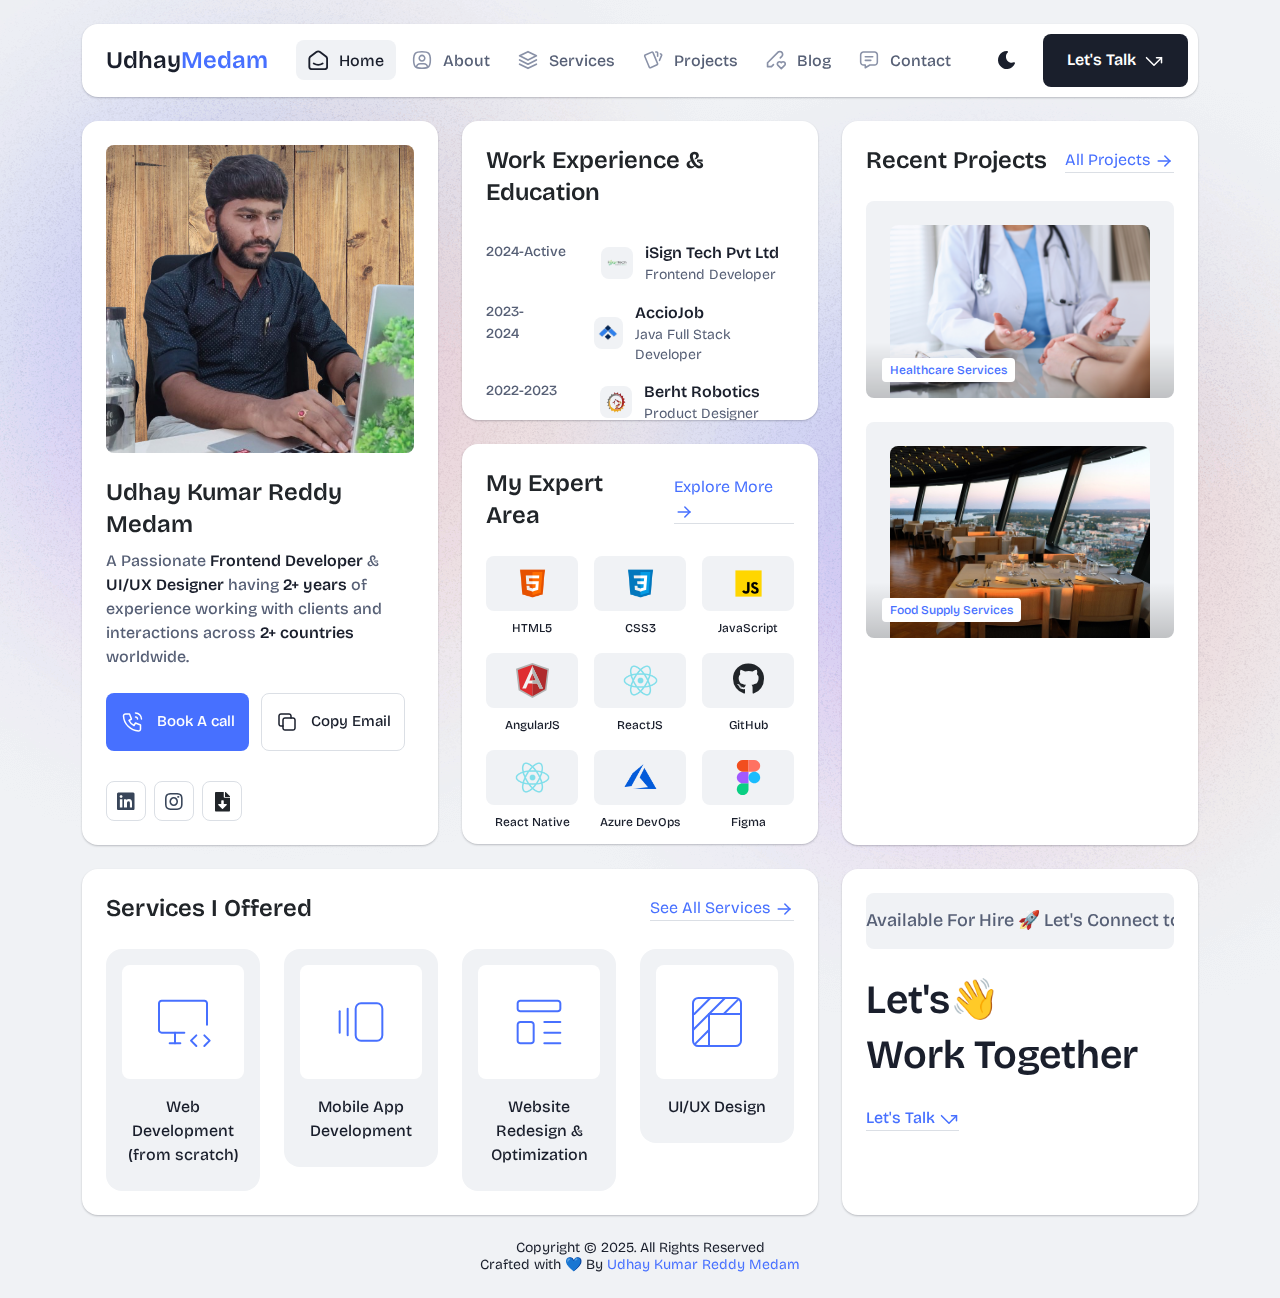
<file: index.html>
<!DOCTYPE html>
<html lang="en">

<head>
  <meta charset="UTF-8">
  <meta http-equiv="X-UA-Compatible" content="IE=edge">
  <title>Udhay Kumar Reddy Medam</title>
  <meta name="description" content="Udhay Kumar Reddy Medam">
  <meta name="viewport" content="width=device-width, initial-scale=1">

  <link rel="shortcut icon" type="image/x-icon" href="assets/img/favicon.png">
  <!-- Place favicon.ico in the root directory -->

  <!-- CSS here -->
  <link rel="stylesheet" href="assets/css/bootstrap.min.css">
  <link rel="stylesheet" href="assets/fontawsome/css/all.min.css">
  <link rel="stylesheet" href="assets/fontawsome/css/fontawesome.min.css">
  <link rel="stylesheet" href="assets/css/slick.css">
  <link rel="stylesheet" href="assets/css/magnific-popup.css">
  <link rel="stylesheet" href="assets/css/style.css">
  <link rel="stylesheet" href="assets/css/responsive.css">
  <!-- <link rel="stylesheet" href="https://cdnjs.cloudflare.com/ajax/libs/OverlayScrollbars/1.13.1/css/OverlayScrollbars.min.css" />
<script src="https://cdnjs.cloudflare.com/ajax/libs/OverlayScrollbars/1.13.1/js/OverlayScrollbars.min.js"></script> -->

</head>

<body>

  <div id="page-content">
    <!-- header part start -->
    <header class="header-area">
      <nav class="navbar">
        <div class="container">
          <div class="menu-container">
            <div class="logo">
              <a class="navbar-brand me-0" href="index.html">
                <!-- <img src="./assets/img/udhaymedam.png" style="border-radius: 50%; width: 40px; height: 40px;" /> -->
                <span>Udhay<span class="primary">Medam</span></span>
              </a>
            </div>
            <div class="navbar-main d-flex flex-grow-1">
              <div class="logo inner-logo d-block d-xl-none">
                <a class="navbar-brand me-0" href="index.html">
                  <!-- <img src="./assets/img/udhaymedam.png" style="border-radius: 50%; width: 40px; height: 40px;" /> -->
                  <span>Udhay<span class="primary">Medam</span></span>
                </a>
              </div>
              <ul class="navbar-info mx-auto">
                <li class="nav-item">
                  <a class="nav-link active" aria-current="page" href="index.html">
                    <svg class="nav-icon" viewBox="0 0 15 15" fill="none" xmlns="http://www.w3.org/2000/svg">
                      <path
                        d="M13.475 4.92481L9.03083 1.46814C8.64082 1.16473 8.1608 1 7.66667 1C7.17254 1 6.69251 1.16473 6.3025 1.46814L1.8575 4.92481C1.59037 5.13254 1.37424 5.39858 1.22563 5.7026C1.07701 6.00662 0.99984 6.34058 1 6.67897V12.679C1 13.121 1.17559 13.5449 1.48816 13.8575C1.80072 14.17 2.22464 14.3456 2.66667 14.3456H12.6667C13.1087 14.3456 13.5326 14.17 13.8452 13.8575C14.1577 13.5449 14.3333 13.121 14.3333 12.679V6.67897C14.3333 5.99314 14.0167 5.34564 13.475 4.92481Z"
                        stroke-width="1.4" stroke-linecap="round" stroke-linejoin="round" />
                      <path d="M10.9753 10.1665C9.13359 11.2773 6.14859 11.2773 4.30859 10.1665" stroke-width="1.4"
                        stroke-linecap="round" stroke-linejoin="round" />
                    </svg>
                    <span>Home</span>
                  </a>
                </li>
                <li class="nav-item">
                  <a class="nav-link" href="about.html">
                    <svg class="nav-icon" viewBox="0 0 18 18" fill="none" xmlns="http://www.w3.org/2000/svg">
                      <path
                        d="M9 9.8335C9.66304 9.8335 10.2989 9.5701 10.7678 9.10126C11.2366 8.63242 11.5 7.99654 11.5 7.3335C11.5 6.67045 11.2366 6.03457 10.7678 5.56573C10.2989 5.09689 9.66304 4.8335 9 4.8335C8.33696 4.8335 7.70107 5.09689 7.23223 5.56573C6.76339 6.03457 6.5 6.67045 6.5 7.3335C6.5 7.99654 6.76339 8.63242 7.23223 9.10126C7.70107 9.5701 8.33696 9.8335 9 9.8335Z"
                        stroke-width="1.4" stroke-linecap="round" stroke-linejoin="round" />
                      <path
                        d="M9 1.5C15 1.5 16.5 3 16.5 9C16.5 15 15 16.5 9 16.5C3 16.5 1.5 15 1.5 9C1.5 3 3 1.5 9 1.5Z"
                        stroke-width="1.4" stroke-linecap="round" stroke-linejoin="round" />
                      <path
                        d="M4 15.7085V15.6668C4 14.7828 4.35119 13.9349 4.97631 13.3098C5.60143 12.6847 6.44928 12.3335 7.33333 12.3335H10.6667C11.5507 12.3335 12.3986 12.6847 13.0237 13.3098C13.6488 13.9349 14 14.7828 14 15.6668V15.7085"
                        stroke-width="1.4" stroke-linecap="round" stroke-linejoin="round" />
                    </svg>
                    About
                  </a>
                </li>
                <li class="nav-item">
                  <a class="nav-link" href="services.html">
                    <svg class="nav-icon" viewBox="0 0 16 16" fill="none" xmlns="http://www.w3.org/2000/svg">
                      <path d="M7.99967 1.3335L1.33301 4.66683L7.99967 8.00016L14.6663 4.66683L7.99967 1.3335Z"
                        stroke-width="1.4" stroke-linecap="round" stroke-linejoin="round" />
                      <path d="M1.33301 8L7.99967 11.3333L14.6663 8" stroke-width="1.4" stroke-linecap="round"
                        stroke-linejoin="round" />
                      <path d="M1.33301 11.3335L7.99967 14.6668L14.6663 11.3335" stroke-width="1.4"
                        stroke-linecap="round" stroke-linejoin="round" />
                    </svg>
                    Services
                  </a>
                </li>
                <li class="nav-item">
                  <a class="nav-link" href="projects.html">
                    <svg class="nav-icon" viewBox="0 0 18 17" fill="none" xmlns="http://www.w3.org/2000/svg">
                      <path
                        d="M2.00326 3.99733L7.95159 1.40649C8.04974 1.36442 8.15533 1.34243 8.26212 1.34181C8.3689 1.34119 8.47473 1.36196 8.57337 1.40289C8.67201 1.44382 8.76145 1.50408 8.83642 1.58013C8.9114 1.65617 8.97039 1.74646 9.00992 1.84566L13.1133 11.764C13.1985 11.9651 13.2014 12.1917 13.1213 12.3949C13.0412 12.5982 12.8845 12.7618 12.6849 12.8507L6.73742 15.4415C6.63922 15.4837 6.53356 15.5058 6.42668 15.5065C6.3198 15.5072 6.21387 15.4864 6.11514 15.4455C6.0164 15.4046 5.92688 15.3442 5.85184 15.2681C5.7768 15.192 5.71778 15.1016 5.67826 15.0023L1.57492 5.08316C1.48963 4.88204 1.48673 4.65546 1.56684 4.45222C1.64696 4.24898 1.80367 4.08616 2.00326 3.99733Z"
                        stroke-width="1.4" stroke-linecap="round" stroke-linejoin="round" />
                      <path
                        d="M11.5 1.3335H12.3333C12.5543 1.3335 12.7663 1.42129 12.9226 1.57757C13.0789 1.73385 13.1667 1.94582 13.1667 2.16683V5.0835"
                        stroke-width="1.4" stroke-linecap="round" stroke-linejoin="round" />
                      <path
                        d="M15.6663 3C15.8863 3.09333 16.0997 3.18083 16.3063 3.2625C16.5098 3.34882 16.6706 3.51241 16.7534 3.71729C16.8362 3.92217 16.8343 4.15155 16.748 4.355L14.833 8.83334"
                        stroke-width="1.4" stroke-linecap="round" stroke-linejoin="round" />
                    </svg>
                    Projects
                  </a>
                </li>
                <li class="nav-item">
                  <a class="nav-link" href="blog.html">
                    <svg class="nav-icon" viewBox="0 0 17 16" fill="none" xmlns="http://www.w3.org/2000/svg">
                      <path
                        d="M12.1663 6.16676L13.4163 4.91676C13.6352 4.69789 13.8088 4.43805 13.9273 4.15208C14.0457 3.86612 14.1067 3.55962 14.1067 3.25009C14.1067 2.94056 14.0457 2.63406 13.9273 2.3481C13.8088 2.06213 13.6352 1.80229 13.4163 1.58342C13.1975 1.36455 12.9376 1.19094 12.6517 1.07248C12.3657 0.954033 12.0592 0.893066 11.7497 0.893066C11.4401 0.893066 11.1336 0.954033 10.8477 1.07248C10.5617 1.19094 10.3019 1.36455 10.083 1.58342L1.33301 10.3334V13.6668H4.66634L6.33301 12.0001"
                        stroke-width="1.4" stroke-linecap="round" stroke-linejoin="round" />
                      <path
                        d="M13.0004 15.3335L15.7921 12.5968C15.9633 12.4307 16.0995 12.232 16.1926 12.0124C16.2857 11.7927 16.3339 11.5567 16.3343 11.3181C16.3347 11.0796 16.2873 10.8434 16.1948 10.6235C16.1024 10.4035 15.9669 10.2044 15.7963 10.0377C15.448 9.69712 14.9806 9.50602 14.4935 9.50509C14.0065 9.50415 13.5383 9.69346 13.1888 10.0327L13.0021 10.216L12.8163 10.0327C12.4681 9.69237 12.0008 9.50143 11.5139 9.50049C11.0271 9.49956 10.5591 9.68871 10.2096 10.0277C10.0383 10.1937 9.9021 10.3924 9.80891 10.612C9.71572 10.8316 9.66746 11.0677 9.667 11.3062C9.66653 11.5447 9.71386 11.781 9.80619 12.0009C9.89853 12.2209 10.034 12.4201 10.2046 12.5868L13.0004 15.3335Z"
                        stroke-width="1.4" stroke-linecap="round" stroke-linejoin="round" />
                    </svg>
                    Blog
                  </a>
                </li>
                <li class="nav-item">
                  <a class="nav-link" href="contact.html">
                    <svg class="nav-icon" viewBox="0 0 18 17" fill="none" xmlns="http://www.w3.org/2000/svg">
                      <path d="M5.66699 5.5H12.3337" stroke-width="1.4" stroke-linecap="round"
                        stroke-linejoin="round" />
                      <path d="M5.66699 8.8335H10.667" stroke-width="1.4" stroke-linecap="round"
                        stroke-linejoin="round" />
                      <path
                        d="M14 1.3335C14.663 1.3335 15.2989 1.59689 15.7678 2.06573C16.2366 2.53457 16.5 3.17045 16.5 3.8335V10.5002C16.5 11.1632 16.2366 11.7991 15.7678 12.2679C15.2989 12.7368 14.663 13.0002 14 13.0002H9.83333L5.66667 15.5002V13.0002H4C3.33696 13.0002 2.70107 12.7368 2.23223 12.2679C1.76339 11.7991 1.5 11.1632 1.5 10.5002V3.8335C1.5 3.17045 1.76339 2.53457 2.23223 2.06573C2.70107 1.59689 3.33696 1.3335 4 1.3335H14Z"
                        stroke-width="1.4" stroke-linecap="round" stroke-linejoin="round" />
                    </svg>
                    Contact
                  </a>
                </li>
              </ul>
              <div class="header-right-info d-flex align-items-center">
                <button class="theme-control-btn">
                  <span class="dark">
                    <svg width="24" height="24" viewBox="0 0 24 24" fill="none" xmlns="http://www.w3.org/2000/svg">
                      <path
                        d="M11.8005 3C10.207 3.0003 8.64356 3.44286 7.27683 4.28049C5.91011 5.11811 4.79139 6.31937 4.04002 7.75612C3.28865 9.19288 2.93281 10.8112 3.01046 12.4386C3.08811 14.0659 3.59633 15.6411 4.48091 16.9963C5.3655 18.3514 6.59326 19.4356 8.03324 20.1333C9.47322 20.8309 11.0714 21.1157 12.6573 20.9574C14.2432 20.7991 15.7573 20.2036 17.0381 19.2344C18.319 18.2652 19.3185 16.9587 19.9301 15.4542C20.2302 14.7162 19.5111 13.9746 18.7875 14.2752C17.5475 14.7888 16.1706 14.8418 14.8963 14.425C13.622 14.0082 12.5308 13.1479 11.8126 11.9937C11.0943 10.8396 10.7943 9.4645 10.9648 8.10764C11.1353 6.75077 11.7655 5.49792 12.7458 4.5669L12.8136 4.4949C13.2986 3.9279 12.913 3.0072 12.1464 3.0072H11.9122L11.8524 3.0018L11.7996 3H11.8005Z"
                        fill="#1A1F2C" />
                    </svg>
                    <small class="theme-text d-block d-xl-none">Change appearance</small>
                  </span>
                  <span class="light">
                    <svg width="24" height="24" viewBox="0 0 24 24" fill="none" xmlns="http://www.w3.org/2000/svg">
                      <path
                        d="M12 19C12.2449 19 12.4813 19.09 12.6644 19.2527C12.8474 19.4155 12.9643 19.6397 12.993 19.883L13 20V21C12.9997 21.2549 12.9021 21.5 12.7272 21.6854C12.5522 21.8707 12.313 21.9822 12.0586 21.9972C11.8042 22.0121 11.5536 21.9293 11.3582 21.7657C11.1627 21.6021 11.0371 21.3701 11.007 21.117L11 21V20C11 19.7348 11.1054 19.4804 11.2929 19.2929C11.4804 19.1054 11.7348 19 12 19Z"
                        fill="#FD7E41" />
                      <path
                        d="M18.3127 16.9099L18.4067 16.9929L19.1067 17.6929C19.2861 17.8729 19.3902 18.1144 19.398 18.3683C19.4057 18.6223 19.3165 18.8697 19.1485 19.0602C18.9804 19.2508 18.7462 19.3702 18.4933 19.3943C18.2403 19.4184 17.9877 19.3454 17.7867 19.1899L17.6927 19.1069L16.9927 18.4069C16.8202 18.2347 16.7165 18.0053 16.7012 17.7619C16.6859 17.5186 16.76 17.278 16.9097 17.0855C17.0593 16.893 17.2741 16.7618 17.5137 16.7166C17.7533 16.6713 18.0012 16.7152 18.2107 16.8399L18.3127 16.9099Z"
                        fill="#FD7E41" />
                      <path
                        d="M7.00747 16.993C7.17965 17.1652 7.28308 17.3943 7.29836 17.6373C7.31364 17.8803 7.23972 18.1206 7.09047 18.313L7.00747 18.407L6.30747 19.107C6.12751 19.2863 5.88604 19.3905 5.63209 19.3982C5.37814 19.406 5.13076 19.3168 4.94019 19.1487C4.74963 18.9807 4.63017 18.7464 4.60607 18.4935C4.58198 18.2406 4.65506 17.988 4.81047 17.787L4.89347 17.693L5.59347 16.993C5.781 16.8055 6.03531 16.7002 6.30047 16.7002C6.56563 16.7002 6.81994 16.8055 7.00747 16.993Z"
                        fill="#FD7E41" />
                      <path
                        d="M3.99987 11C4.25475 11.0003 4.4999 11.0979 4.68524 11.2728C4.87057 11.4478 4.9821 11.687 4.99704 11.9414C5.01198 12.1958 4.92919 12.4464 4.7656 12.6418C4.60201 12.8373 4.36996 12.9629 4.11687 12.993L3.99987 13H2.99987C2.74499 12.9997 2.49984 12.9021 2.3145 12.7272C2.12916 12.5522 2.01763 12.313 2.0027 12.0586C1.98776 11.8042 2.07054 11.5536 2.23413 11.3582C2.39772 11.1627 2.62977 11.0371 2.88287 11.007L2.99987 11H3.99987Z"
                        fill="#FD7E41" />
                      <path
                        d="M20.9999 11C21.2547 11.0003 21.4999 11.0979 21.6852 11.2728C21.8706 11.4478 21.9821 11.687 21.997 11.9414C22.012 12.1958 21.9292 12.4464 21.7656 12.6418C21.602 12.8373 21.37 12.9629 21.1169 12.993L20.9999 13H19.9999C19.745 12.9997 19.4998 12.9021 19.3145 12.7272C19.1292 12.5522 19.0176 12.313 19.0027 12.0586C18.9878 11.8042 19.0705 11.5536 19.2341 11.3582C19.3977 11.1627 19.6298 11.0371 19.8829 11.007L19.9999 11H20.9999Z"
                        fill="#FD7E41" />
                      <path
                        d="M6.21264 4.80985L6.30664 4.89285L7.00664 5.59285C7.18599 5.77281 7.29011 6.01429 7.29787 6.26824C7.30562 6.52219 7.21642 6.76957 7.04839 6.96013C6.88036 7.1507 6.64609 7.27016 6.39316 7.29425C6.14024 7.31834 5.88763 7.24526 5.68664 7.08985L5.59264 7.00685L4.89264 6.30685C4.72073 6.13453 4.61757 5.90543 4.6025 5.66248C4.58744 5.41954 4.6615 5.17945 4.8108 4.98721C4.9601 4.79497 5.1744 4.66378 5.41351 4.61824C5.65262 4.57271 5.90013 4.61594 6.10964 4.73985L6.21264 4.80985Z"
                        fill="#FD7E41" />
                      <path
                        d="M19.1071 4.89288C19.2793 5.06508 19.3827 5.29418 19.398 5.5372C19.4132 5.78023 19.3393 6.02048 19.1901 6.21288L19.1071 6.30688L18.4071 7.00688C18.2271 7.18623 17.9856 7.29036 17.7317 7.29811C17.4777 7.30587 17.2304 7.21667 17.0398 7.04864C16.8492 6.8806 16.7298 6.64633 16.7057 6.39341C16.6816 6.14049 16.7547 5.88788 16.9101 5.68688L16.9931 5.59288L17.6931 4.89288C17.8806 4.70541 18.1349 4.6001 18.4001 4.6001C18.6652 4.6001 18.9196 4.70541 19.1071 4.89288Z"
                        fill="#FD7E41" />
                      <path
                        d="M12 2C12.2449 2.00003 12.4813 2.08996 12.6644 2.25272C12.8474 2.41547 12.9643 2.63975 12.993 2.883L13 3V4C12.9997 4.25488 12.9021 4.50003 12.7272 4.68537C12.5522 4.8707 12.313 4.98223 12.0586 4.99717C11.8042 5.01211 11.5536 4.92933 11.3582 4.76573C11.1627 4.60214 11.0371 4.3701 11.007 4.117L11 4V3C11 2.73478 11.1054 2.48043 11.2929 2.29289C11.4804 2.10536 11.7348 2 12 2Z"
                        fill="#FD7E41" />
                      <path
                        d="M12 7C12.9797 6.99994 13.9378 7.28769 14.7553 7.8275C15.5729 8.36731 16.2138 9.1354 16.5986 10.0364C16.9833 10.9373 17.0949 11.9315 16.9195 12.8953C16.7441 13.8592 16.2893 14.7502 15.6118 15.4579C14.9343 16.1655 14.0638 16.6585 13.1085 16.8756C12.1532 17.0928 11.1552 17.0245 10.2383 16.6793C9.3215 16.334 8.52629 15.7271 7.95146 14.9338C7.37663 14.1405 7.04752 13.1958 7.005 12.217L7 12L7.005 11.783C7.06092 10.4958 7.61161 9.27978 8.54222 8.38866C9.47284 7.49754 10.7115 7.00007 12 7Z"
                        fill="#FD7E41" />
                    </svg>
                    <small class="theme-text d-block d-xl-none">Change Appearance</small>
                  </span>
                </button>
                <a href="contact.html" class="lets-talk-btn">
                  Let's Talk<svg class="icon" width="20" height="20" viewBox="0 0 20 20" fill="none"
                    xmlns="http://www.w3.org/2000/svg">
                    <path d="M17.5 11.6665V6.6665H12.5" stroke="white" stroke-width="1.5" stroke-linecap="round"
                      stroke-linejoin="round" />
                    <path d="M17.5 6.6665L10 14.1665L2.5 6.6665" stroke="white" stroke-width="1.5"
                      stroke-linecap="round" stroke-linejoin="round" />
                  </svg>
                </a>
              </div>
            </div>
            <div class="mobile-menu-overlay d-block d-lg-none"></div>
            <div class="align-items-center d-flex gap-3 d-block d-xl-none">
              <button class="theme-control-btn border-0 p-1" style="border-radius: 10px; background:none;">
                <span class="dark">
                  <svg width="24" height="24" viewBox="0 0 24 24" fill="none" xmlns="http://www.w3.org/2000/svg">
                    <path
                      d="M11.8005 3C10.207 3.0003 8.64356 3.44286 7.27683 4.28049C5.91011 5.11811 4.79139 6.31937 4.04002 7.75612C3.28865 9.19288 2.93281 10.8112 3.01046 12.4386C3.08811 14.0659 3.59633 15.6411 4.48091 16.9963C5.3655 18.3514 6.59326 19.4356 8.03324 20.1333C9.47322 20.8309 11.0714 21.1157 12.6573 20.9574C14.2432 20.7991 15.7573 20.2036 17.0381 19.2344C18.319 18.2652 19.3185 16.9587 19.9301 15.4542C20.2302 14.7162 19.5111 13.9746 18.7875 14.2752C17.5475 14.7888 16.1706 14.8418 14.8963 14.425C13.622 14.0082 12.5308 13.1479 11.8126 11.9937C11.0943 10.8396 10.7943 9.4645 10.9648 8.10764C11.1353 6.75077 11.7655 5.49792 12.7458 4.5669L12.8136 4.4949C13.2986 3.9279 12.913 3.0072 12.1464 3.0072H11.9122L11.8524 3.0018L11.7996 3H11.8005Z"
                      fill="#1A1F2C" />
                  </svg>
                </span>
                <span class="light">
                  <svg width="24" height="24" viewBox="0 0 24 24" fill="none" xmlns="http://www.w3.org/2000/svg">
                    <path
                      d="M12 19C12.2449 19 12.4813 19.09 12.6644 19.2527C12.8474 19.4155 12.9643 19.6397 12.993 19.883L13 20V21C12.9997 21.2549 12.9021 21.5 12.7272 21.6854C12.5522 21.8707 12.313 21.9822 12.0586 21.9972C11.8042 22.0121 11.5536 21.9293 11.3582 21.7657C11.1627 21.6021 11.0371 21.3701 11.007 21.117L11 21V20C11 19.7348 11.1054 19.4804 11.2929 19.2929C11.4804 19.1054 11.7348 19 12 19Z"
                      fill="#FD7E41" />
                    <path
                      d="M18.3127 16.9099L18.4067 16.9929L19.1067 17.6929C19.2861 17.8729 19.3902 18.1144 19.398 18.3683C19.4057 18.6223 19.3165 18.8697 19.1485 19.0602C18.9804 19.2508 18.7462 19.3702 18.4933 19.3943C18.2403 19.4184 17.9877 19.3454 17.7867 19.1899L17.6927 19.1069L16.9927 18.4069C16.8202 18.2347 16.7165 18.0053 16.7012 17.7619C16.6859 17.5186 16.76 17.278 16.9097 17.0855C17.0593 16.893 17.2741 16.7618 17.5137 16.7166C17.7533 16.6713 18.0012 16.7152 18.2107 16.8399L18.3127 16.9099Z"
                      fill="#FD7E41" />
                    <path
                      d="M7.00747 16.993C7.17965 17.1652 7.28308 17.3943 7.29836 17.6373C7.31364 17.8803 7.23972 18.1206 7.09047 18.313L7.00747 18.407L6.30747 19.107C6.12751 19.2863 5.88604 19.3905 5.63209 19.3982C5.37814 19.406 5.13076 19.3168 4.94019 19.1487C4.74963 18.9807 4.63017 18.7464 4.60607 18.4935C4.58198 18.2406 4.65506 17.988 4.81047 17.787L4.89347 17.693L5.59347 16.993C5.781 16.8055 6.03531 16.7002 6.30047 16.7002C6.56563 16.7002 6.81994 16.8055 7.00747 16.993Z"
                      fill="#FD7E41" />
                    <path
                      d="M3.99987 11C4.25475 11.0003 4.4999 11.0979 4.68524 11.2728C4.87057 11.4478 4.9821 11.687 4.99704 11.9414C5.01198 12.1958 4.92919 12.4464 4.7656 12.6418C4.60201 12.8373 4.36996 12.9629 4.11687 12.993L3.99987 13H2.99987C2.74499 12.9997 2.49984 12.9021 2.3145 12.7272C2.12916 12.5522 2.01763 12.313 2.0027 12.0586C1.98776 11.8042 2.07054 11.5536 2.23413 11.3582C2.39772 11.1627 2.62977 11.0371 2.88287 11.007L2.99987 11H3.99987Z"
                      fill="#FD7E41" />
                    <path
                      d="M20.9999 11C21.2547 11.0003 21.4999 11.0979 21.6852 11.2728C21.8706 11.4478 21.9821 11.687 21.997 11.9414C22.012 12.1958 21.9292 12.4464 21.7656 12.6418C21.602 12.8373 21.37 12.9629 21.1169 12.993L20.9999 13H19.9999C19.745 12.9997 19.4998 12.9021 19.3145 12.7272C19.1292 12.5522 19.0176 12.313 19.0027 12.0586C18.9878 11.8042 19.0705 11.5536 19.2341 11.3582C19.3977 11.1627 19.6298 11.0371 19.8829 11.007L19.9999 11H20.9999Z"
                      fill="#FD7E41" />
                    <path
                      d="M6.21264 4.80985L6.30664 4.89285L7.00664 5.59285C7.18599 5.77281 7.29011 6.01429 7.29787 6.26824C7.30562 6.52219 7.21642 6.76957 7.04839 6.96013C6.88036 7.1507 6.64609 7.27016 6.39316 7.29425C6.14024 7.31834 5.88763 7.24526 5.68664 7.08985L5.59264 7.00685L4.89264 6.30685C4.72073 6.13453 4.61757 5.90543 4.6025 5.66248C4.58744 5.41954 4.6615 5.17945 4.8108 4.98721C4.9601 4.79497 5.1744 4.66378 5.41351 4.61824C5.65262 4.57271 5.90013 4.61594 6.10964 4.73985L6.21264 4.80985Z"
                      fill="#FD7E41" />
                    <path
                      d="M19.1071 4.89288C19.2793 5.06508 19.3827 5.29418 19.398 5.5372C19.4132 5.78023 19.3393 6.02048 19.1901 6.21288L19.1071 6.30688L18.4071 7.00688C18.2271 7.18623 17.9856 7.29036 17.7317 7.29811C17.4777 7.30587 17.2304 7.21667 17.0398 7.04864C16.8492 6.8806 16.7298 6.64633 16.7057 6.39341C16.6816 6.14049 16.7547 5.88788 16.9101 5.68688L16.9931 5.59288L17.6931 4.89288C17.8806 4.70541 18.1349 4.6001 18.4001 4.6001C18.6652 4.6001 18.9196 4.70541 19.1071 4.89288Z"
                      fill="#FD7E41" />
                    <path
                      d="M12 2C12.2449 2.00003 12.4813 2.08996 12.6644 2.25272C12.8474 2.41547 12.9643 2.63975 12.993 2.883L13 3V4C12.9997 4.25488 12.9021 4.50003 12.7272 4.68537C12.5522 4.8707 12.313 4.98223 12.0586 4.99717C11.8042 5.01211 11.5536 4.92933 11.3582 4.76573C11.1627 4.60214 11.0371 4.3701 11.007 4.117L11 4V3C11 2.73478 11.1054 2.48043 11.2929 2.29289C11.4804 2.10536 11.7348 2 12 2Z"
                      fill="#FD7E41" />
                    <path
                      d="M12 7C12.9797 6.99994 13.9378 7.28769 14.7553 7.8275C15.5729 8.36731 16.2138 9.1354 16.5986 10.0364C16.9833 10.9373 17.0949 11.9315 16.9195 12.8953C16.7441 13.8592 16.2893 14.7502 15.6118 15.4579C14.9343 16.1655 14.0638 16.6585 13.1085 16.8756C12.1532 17.0928 11.1552 17.0245 10.2383 16.6793C9.3215 16.334 8.52629 15.7271 7.95146 14.9338C7.37663 14.1405 7.04752 13.1958 7.005 12.217L7 12L7.005 11.783C7.06092 10.4958 7.61161 9.27978 8.54222 8.38866C9.47284 7.49754 10.7115 7.00007 12 7Z"
                      fill="#FD7E41" />
                  </svg>
                </span>
              </button>
              <div class="mobile-menu-control-bar d-block d-xl-none">

                <button class="mobile-menu-control-bar">
                  <i class="fas fa-bars"></i>
                </button>
              </div>
            </div>
          </div>
        </div>
      </nav>
    </header>
    <!-- header part end -->

    <!-- main area part start -->
    <main>
      <section class="home-area">
        <div class="container">
          <div class="row g-4">
            <div class="col-xl-4">
              <div class="card profile-card">
                <div class="card-body">
                  <div class="image text-center">
                    <img src="assets/img/images/udhaymedam pics (4).png" alt="profile" class="img-fluid w-100">
                  </div>
                  <div class="text">
                    <h3 class="card-title" id="card-titles">Udhay Kumar Reddy Medam</h3>
                    <p>
                      A Passionate <span>Frontend Developer</span> & <span>UI/UX Designer</span> having
                      <span>2+ years</span> of experience working with clients and interactions
                      across <span>2+ countries</span> worldwide.
                    </p>

                    <div class="common-button-groups">
                      <a class="btn btn-call" href="tel:+919704241821">
                        <svg class="icon" width="25" height="24" viewBox="0 0 25 24" fill="none"
                          xmlns="http://www.w3.org/2000/svg">
                          <path
                            d="M5.5 4H9.5L11.5 9L9 10.5C10.071 12.6715 11.8285 14.429 14 15.5L15.5 13L20.5 15V19C20.5 19.5304 20.2893 20.0391 19.9142 20.4142C19.5391 20.7893 19.0304 21 18.5 21C14.5993 20.763 10.9202 19.1065 8.15683 16.3432C5.3935 13.5798 3.73705 9.90074 3.5 6C3.5 5.46957 3.71071 4.96086 4.08579 4.58579C4.46086 4.21071 4.96957 4 5.5 4Z"
                            stroke="white" stroke-width="1.5" stroke-linecap="round" stroke-linejoin="round" />
                          <path
                            d="M15.5 7C16.0304 7 16.5391 7.21071 16.9142 7.58579C17.2893 7.96086 17.5 8.46957 17.5 9"
                            stroke="white" stroke-width="1.5" stroke-linecap="round" stroke-linejoin="round" />
                          <path d="M15.5 3C17.0913 3 18.6174 3.63214 19.7426 4.75736C20.8679 5.88258 21.5 7.4087 21.5 9"
                            stroke="white" stroke-width="1.5" stroke-linecap="round" stroke-linejoin="round" />
                        </svg>
                        Book A call
                      </a>
                      <button class="btn btn-copy" data-clipboard-text="udhaykumarmedam@gmail.com">
                        <svg class="icon" width="24" height="24" viewBox="0 0 24 24" fill="none"
                          xmlns="http://www.w3.org/2000/svg">
                          <path
                            d="M8 10C8 9.46957 8.21071 8.96086 8.58579 8.58579C8.96086 8.21071 9.46957 8 10 8H18C18.5304 8 19.0391 8.21071 19.4142 8.58579C19.7893 8.96086 20 9.46957 20 10V18C20 18.5304 19.7893 19.0391 19.4142 19.4142C19.0391 19.7893 18.5304 20 18 20H10C9.46957 20 8.96086 19.7893 8.58579 19.4142C8.21071 19.0391 8 18.5304 8 18V10Z"
                            stroke-width="1.5" stroke-linecap="round" stroke-linejoin="round" />
                          <path
                            d="M16 8V6C16 5.46957 15.7893 4.96086 15.4142 4.58579C15.0391 4.21071 14.5304 4 14 4H6C5.46957 4 4.96086 4.21071 4.58579 4.58579C4.21071 4.96086 4 5.46957 4 6V14C4 14.5304 4.21071 15.0391 4.58579 15.4142C4.96086 15.7893 5.46957 16 6 16H8"
                            stroke-width="1.5" stroke-linecap="round" stroke-linejoin="round" />
                        </svg>
                        Copy Email
                      </button>
                    </div>
                    <div class="social-media-icon">
                      <ul class="list-unstyled">
                        <!-- <li><a href="#"><i class="fab fa-facebook"></i></a></li> -->
                        <li><a href="https://www.linkedin.com/in/mudhay/"><i class="fab fa-linkedin"></i></a></li>
                        <!-- <li><a href="#"><i class="fab fa-github"></i></a></li> -->
                        <li><a href="https://www.instagram.com/vividudhaytales/"><i class="fab fa-instagram"></i></a>
                        </li>
                        <!-- <li><a href="#"><i class="fab fa-twitter"></i></a></li> -->
                        <li><a><i class="fas fa-file-download"></i></a></li>
                      </ul>
                    </div>
                  </div>
                </div>
              </div>
            </div>
            <div class="col-xl-4">
              <div class="row g-4">
                <div class="col-lg-12">
                  <div class="card">
                    <div class="card-body work-experiance-card">
                      <h3 class="card-title" id="card-titles-3">Work Experience & Education</h3>
                      <div class="work-experiance-main py-4">
                        <ul class="work-experiance-slider list-unstyled">
                          <li>
                            <div class="date">
                              <p>2024-Active</p>
                            </div>
                            <div class="info">
                              <div class="icon">
                                <img src="assets/img/images/udhaymedam exp2.png" alt="adobe">
                              </div>
                              <div class="text">
                                <h4 class="title">iSign Tech Pvt Ltd</h4>
                                <h6 class="subtitle">Frontend Developer</h6>
                              </div>
                            </div>
                          </li>
                          <li>
                            <div class="date">
                              <p>2023-2024</p>
                            </div>
                            <div class="info mx-2">
                              <div class="icon">
                                <img src="assets/img/images/acciojob.png" alt="google">
                              </div>
                              <div class="text">
                                <h4 class="title">AccioJob
                                </h4>
                                <h6 class="subtitle">Java Full Stack Developer</h6>
                              </div>
                            </div>
                          </li>
                          <li>
                            <div class="date">
                              <p>2022-2023</p>
                            </div>
                            <div class="info mx-2">
                              <div class="icon">
                                <img src="assets/img//images/udhaymedam_exp1.png" alt="google">
                              </div>
                              <div class="text">
                                <h4 class="title">Berht Robotics
                                </h4>
                                <h6 class="subtitle">Product Designer</h6>
                              </div>
                            </div>
                          </li>
                          <li>
                            <div class="date">
                              <p>2019-2022</p>
                            </div>
                            <div class="info mx-2">
                              <div class="icon">
                                <img src="assets/img/images/rkdf (2).png" alt="meta">
                              </div>
                              <div class="text">
                                <h4 class="title">RKDF IST</h4>
                                <h6 class="subtitle">BE
                                </h6>
                              </div>
                            </div>
                          </li>
                        </ul>
                        <ul class="work-experiance-slider list-unstyled">
                          <li>
                            <div class="date">
                              <p>2016-2019</p>
                            </div>
                            <div class="info mx-2">
                              <div class="icon">
                                <img src="assets/img/images/nttf.png" alt="adobe">
                              </div>
                              <div class="text">
                                <h4 class="title">NTTF</h4>
                                <h6 class="subtitle">Diploma in Mechatronics</h6>
                              </div>
                            </div>
                          </li>
                          <li>
                            <div class="date">
                              <p>2003-2016</p>
                            </div>
                            <div class="info mx-1">
                              <div class="icon">
                                <img src="assets/img/images/school.jpg" alt="adobe">
                              </div>
                              <div class="text">
                                <h4 class="title">Srinivasa Bharathi HS EM</h4>
                                <h6 class="subtitle">SSC</h6>
                              </div>
                            </div>
                          </li>
                          <li class="gap-4">
                            <div class="date">
                              <p>2024-Active</p>
                            </div>
                            <div class="info mx-0">
                              <div class="icon">
                                <img src="assets/img/images/udhaymedam exp2.png" alt="adobe">
                              </div>
                              <div class="text">
                                <h4 class="title">iSign Tech Pvt Ltd</h4>
                                <h6 class="subtitle">Frontend Developer</h6>
                              </div>
                            </div>
                          </li>
                          <li>
                            <div class="date">
                              <p>2022-2023</p>
                            </div>
                            <div class="info">
                              <div class="icon">
                                <img src="assets/img/images/udhaymedam_exp1.png" alt="google">
                              </div>
                              <div class="text">
                                <h4 class="title">Berht Robotics
                                </h4>
                                <h6 class="subtitle">Product Designer</h6>
                              </div>
                            </div>
                          </li>
                        </ul>
                      </div>
                    </div>
                  </div>
                </div>
                <div class="col-lg-12">
                  <div class="card expertise-card">
                    <div class="card-body">
                      <h3 class="card-title">My Expert Area <a class="link-btn" href="about.html">Explore More
                          <svg class="icon" width="20" height="20" viewBox="0 0 20 20" fill="none"
                            xmlns="http://www.w3.org/2000/svg">
                            <path d="M4.16699 10H15.8337" stroke="#4770FF" stroke-width="1.5" stroke-linecap="round"
                              stroke-linejoin="round" />
                            <path d="M10.833 15L15.833 10" stroke="#4770FF" stroke-width="1.5" stroke-linecap="round"
                              stroke-linejoin="round" />
                            <path d="M10.833 5L15.833 10" stroke="#4770FF" stroke-width="1.5" stroke-linecap="round"
                              stroke-linejoin="round" />
                          </svg>

                        </a></h3>
                      <div class="expertise-main mt-24">
                        <div class="row g-3">
                          <div class="col-xl-4 col-md-3 col-sm-6 col-4">
                            <div class="expertise-item">
                              <div class="image text-center">
                                <img src="assets/img/portfolio/html.png" alt="notion">
                              </div>
                              <div class="text">
                                <h4 class="title">HTML5</h4>
                              </div>
                            </div>
                          </div>
                          <div class="col-xl-4 col-md-3 col-sm-6 col-4">
                            <div class="expertise-item">
                              <div class="image text-center">
                                <img src="assets/img/portfolio/css.png" alt="micro">
                              </div>
                              <div class="text">
                                <h4 class="title">CSS3</h4>
                              </div>
                            </div>
                          </div>
                          <div class="col-xl-4 col-md-3 col-sm-6 col-4">
                            <div class="expertise-item">
                              <div class="image text-center">
                                <img src="assets/img/portfolio/javascript.png" alt="framer">
                              </div>
                              <div class="text">
                                <h4 class="title">JavaScript</h4>
                              </div>
                            </div>
                          </div>
                          <div class="col-xl-4 col-md-3 col-sm-6 col-4">
                            <div class="expertise-item">
                              <div class="image text-center">
                                <img src="assets/img/portfolio/AngularJS-Shield.svg" alt="webflow">
                              </div>
                              <div class="text">
                                <h4 class="title">AngularJS</h4>
                              </div>
                            </div>
                          </div>
                          <div class="col-xl-4 col-md-3 col-sm-6 col-4">
                            <div class="expertise-item">
                              <div class="image text-center">
                                <img src="assets/img/portfolio/react-js.png" alt="zeplin">
                              </div>
                              <div class="text">
                                <h4 class="title">ReactJS</h4>
                              </div>
                            </div>
                          </div>
                          <div class="col-xl-4 col-md-3 col-sm-6 col-4">
                            <div class="expertise-item">
                              <div class="image text-center">
                                <!-- <img src="assets/img/portfolio/github-icon-lg.png" alt="figma"> -->
                                <i class="fab fa-github fs-2"></i>
                              </div>
                              <div class="text">
                                <h4 class="title">GitHub</h4>
                              </div>
                            </div>
                          </div>
                          <div class="col-xl-4 col-md-3 col-sm-6 col-4">
                            <div class="expertise-item">
                              <div class="image text-center">
                                <img src="assets/img/portfolio/react-js.png" alt="notion">
                              </div>
                              <div class="text">
                                <h4 class="title">React Native</h4>
                              </div>
                            </div>
                          </div>
                          <div class="col-xl-4 col-md-3 col-sm-6 col-4">
                            <div class="expertise-item">
                              <div class="image text-center">
                                <img src="assets/img/portfolio/azure.png" alt="micro">
                              </div>
                              <div class="text">
                                <h4 class="title">Azure DevOps</h4>
                              </div>
                            </div>
                          </div>
                          <div class="col-xl-4 col-md-3 col-sm-6 col-4">
                            <div class="expertise-item">
                              <div class="image text-center">
                                <img src="assets/img/icons/figma.svg" alt="micro">
                              </div>
                              <div class="text">
                                <h4 class="title">Figma</h4>
                              </div>
                            </div>
                          </div>
                        </div>
                      </div>
                    </div>
                  </div>
                </div>
              </div>
            </div>
            <div class="col-xl-4">
              <div class="card card-projects">
                <div class="card-body">

                  <h3 class="card-title">Recent Projects <a class="link-btn" href="projects.html">All Projects
                      <svg class="icon" width="20" height="20" viewBox="0 0 20 20" fill="none"
                        xmlns="http://www.w3.org/2000/svg">
                        <path d="M4.16699 10H15.8337" stroke="#4770FF" stroke-width="1.5" stroke-linecap="round"
                          stroke-linejoin="round" />
                        <path d="M10.833 15L15.833 10" stroke="#4770FF" stroke-width="1.5" stroke-linecap="round"
                          stroke-linejoin="round" />
                        <path d="M10.833 5L15.833 10" stroke="#4770FF" stroke-width="1.5" stroke-linecap="round"
                          stroke-linejoin="round" />
                      </svg>

                    </a></h3>
                  <div class="projects-main mt-24">
                    <div class="row g-4 parent-container">
                      <div class="col-lg-12">
                        <div class="project-item">
                          <div class="image">
                            <img src="assets/img/images/med.jpg" alt="project-1" class="img-fluid w-100">
                            <a href="assets/img/images/med.jpg"
                              class="gallery-popup full-image-preview parent-container">
                              <svg class="icon" xmlns="http://www.w3.org/2000/svg" viewBox="0 0 20 20" fill="none"
                                stroke="currentColor" stroke-linecap="round" stroke-linejoin="round" stroke-width="1.5">
                                <path d="M10 4.167v11.666M4.167 10h11.666"></path>
                              </svg>
                            </a>
                            <div class="info">
                              <span class="category">Healthcare Services</span>
                            </div>
                          </div>
                        </div>
                      </div>
                      <div class="col-lg-12">
                        <div class="project-item">
                          <div class="image">
                            <img src="assets/img/images/gf.jpg" alt="project-2" class="img-fluid w-100">
                            <a href="assets/img/images/gf.jpg"
                              class="gallery-popup full-image-preview parent-container">
                              <svg class="icon" xmlns="http://www.w3.org/2000/svg" viewBox="0 0 20 20" fill="none"
                                stroke="currentColor" stroke-linecap="round" stroke-linejoin="round" stroke-width="1.5">
                                <path d="M10 4.167v11.666M4.167 10h11.666"></path>
                              </svg>
                            </a>
                            <div class="info">
                              <span class="category">Food Supply Services</span>
                            </div>
                          </div>
                        </div>
                      </div>
                    </div>
                  </div>
                </div>
              </div>
            </div>
          </div>
          <div class="services-area mt-24">
            <div class="row g-4">
              <div class="col-xl-8">
                <div class="card services-card">
                  <div class="card-body">
                    <h3 class="card-title">Services I Offered
                      <a class="link-btn" href="services.html"> See All Services
                        <svg class="icon" width="20" height="20" viewBox="0 0 20 20" fill="none"
                          xmlns="http://www.w3.org/2000/svg">
                          <path d="M4.16699 10H15.8337" stroke="#4770FF" stroke-width="1.5" stroke-linecap="round"
                            stroke-linejoin="round" />
                          <path d="M10.833 15L15.833 10" stroke="#4770FF" stroke-width="1.5" stroke-linecap="round"
                            stroke-linejoin="round" />
                          <path d="M10.833 5L15.833 10" stroke="#4770FF" stroke-width="1.5" stroke-linecap="round"
                            stroke-linejoin="round" />
                        </svg>

                      </a>
                    </h3>
                    <div class="services-main mt-24">
                      <div class="row g-4">
                        <div class="col-md-3 col-sm-6 col-6">
                          <div class="services-item text-center">
                            <div class="image">
                              <img src="assets/img/icons/web-development.svg" alt="web-development">
                            </div>
                            <div class="text">
                              <h3 class="title">Web Development (from scratch)</h3>
                            </div>
                          </div>
                        </div>
                        <div class="col-md-3 col-sm-6 col-6">
                          <div class="services-item text-center">
                            <div class="image">
                              <img src="assets/img/icons/app.svg" alt="app">
                            </div>
                            <div class="text">
                              <h3 class="title">Mobile App Development</h3>
                            </div>
                          </div>
                        </div>
                        <div class="col-md-3 col-sm-6 col-6">
                          <div class="services-item text-center">
                            <div class="image">
                              <img src="assets/img/icons/prd-design.svg" alt="prd-design">
                            </div>
                            <div class="text">
                              <h3 class="title">Website Redesign & Optimization</h3>
                            </div>
                          </div>
                        </div>
                        <div class="col-md-3 col-sm-6 col-6">
                          <div class="services-item text-center">
                            <div class="image">
                              <img src="assets/img/icons/ui-ux.svg" alt="ui-ux">
                            </div>
                            <div class="text">
                              <h3 class="title">UI/UX Design</h3>
                            </div>
                          </div>
                        </div>
                      </div>
                    </div>
                  </div>
                </div>
              </div>
              <div class="col-xl-4">
                <div class="card lets-talk-together-card">
                  <div class="card-body">
                    <div class="scrolling-info">
                      <div class="slider-item">
                        <p>
                          Available For Hire 🚀 Let's Connect to create an impact 🚀 Crafting Digital Experiences 🎨
                          Available For Hire 🚀 Crafting Digital
                          Experiences 🎨
                        </p>
                      </div>
                    </div>
                    <h3 class="card-title" id="card-titles-2">Let's👋
                      <span class="d-block">Work Together</span>
                    </h3>
                    <a class="link-btn" href="contact.html"> Let's Talk
                      <svg class="icon" width="20" height="20" viewBox="0 0 20 20" fill="none"
                        xmlns="http://www.w3.org/2000/svg">
                        <path d="M17.5 11.6665V6.6665H12.5" stroke-width="1.5" stroke-linecap="round"
                          stroke-linejoin="round" />
                        <path d="M17.5 6.6665L10 14.1665L2.5 6.6665" stroke-width="1.5" stroke-linecap="round"
                          stroke-linejoin="round" />
                      </svg>
                    </a>
                  </div>
                </div>
              </div>
            </div>
          </div>
        </div>
      </section>
      <!-- background shape area start -->
      <div class="background-shapes">
        <div class="shape-1 common-shape">
          <img src="assets/img/bg/banner-shape-1.png" alt="banner-shape-1">
        </div>
        <div class="shape-2 common-shape">
          <img src="assets/img/bg/banner-shape-1.png" alt="banner-shape-1">
        </div>
        <div class="threed-shape-1 move-with-cursor" data-value="1">
          <img src="assets/img/bg/object-3d-1.png" alt="object-3d-1">
        </div>
        <div class="threed-shape-2 move-with-cursor" data-value="1">
          <img src="assets/img/bg/object-3d-2.png" alt="object-3d-2">
        </div>
      </div>
      <!-- background shape area end -->
    </main>
    <!-- main area part end -->

    <!-- footer part start -->
    <footer class="footer-area">
      <div class="container">
        <div class="text text-center">
          <p>Copyright © 2025. All Rights Reserved<br> Crafted with 💙 By <a href="https://www.linkedin.com/in/mudhay/">
              Udhay
              Kumar Reddy Medam</a></p>
        </div>
      </div>
    </footer>
    <!-- footer part end -->
  </div>

  <!-- JS here -->
  <script src="assets/js/vendor/jquery-3.6.0.min.js"></script>
  <script src="assets/js/bootstrap.bundle.min.js"></script>
  <script src="assets/js/jquery.magnific-popup.min.js"></script>
  <script src="assets/js/ajax-form.js"></script>
  <script src="assets/js/clipboard.min.js"></script>
  <script src="assets/js/slick.min.js"></script>
  <script src="assets/js/script.js"></script>
  <!-- Mail scripts-->
  <script src="assets/plugins/jqBootstrapValidation.js"></script>
  <script src="assets/plugins/contact_me.js"></script>
  <!-- <script src="https://cdnjs.cloudflare.com/ajax/libs/OverlayScrollbars/1.13.1/js/OverlayScrollbars.min.js"></script> -->
</body>

</html>
</file>
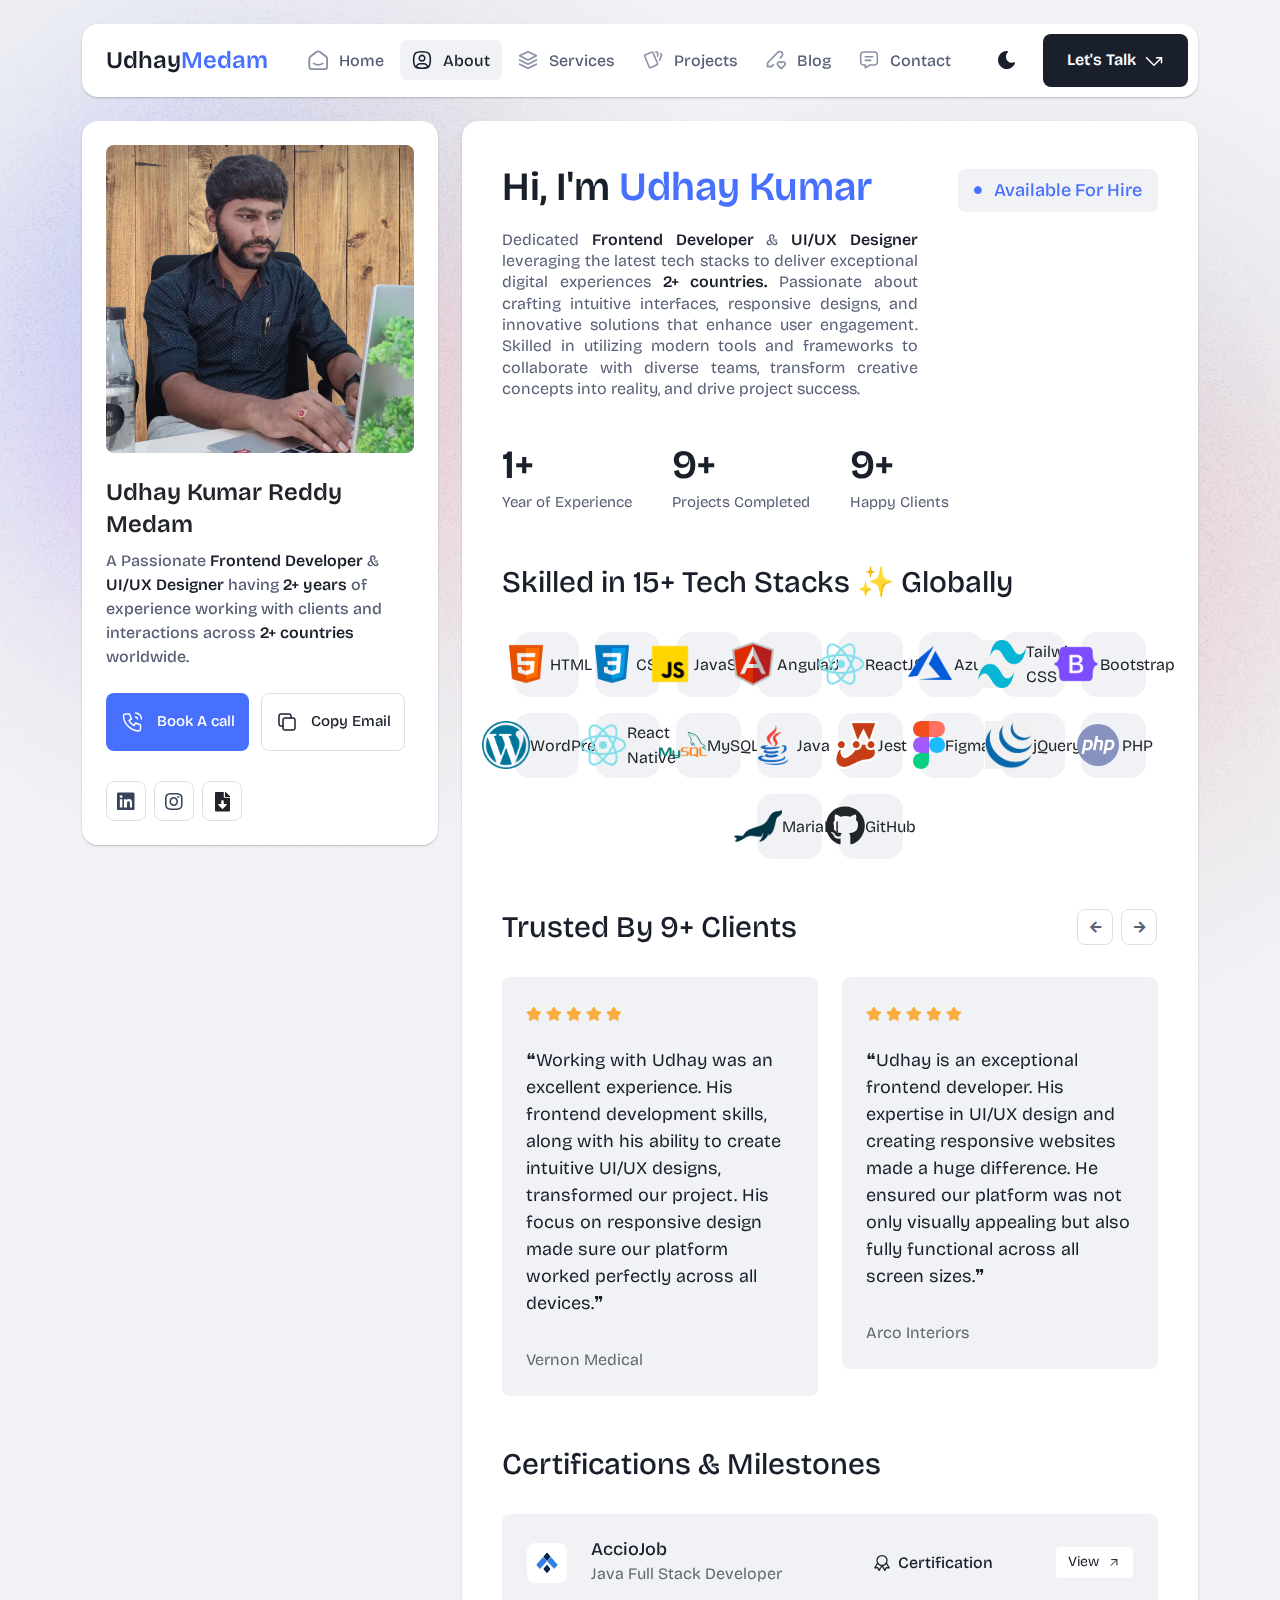
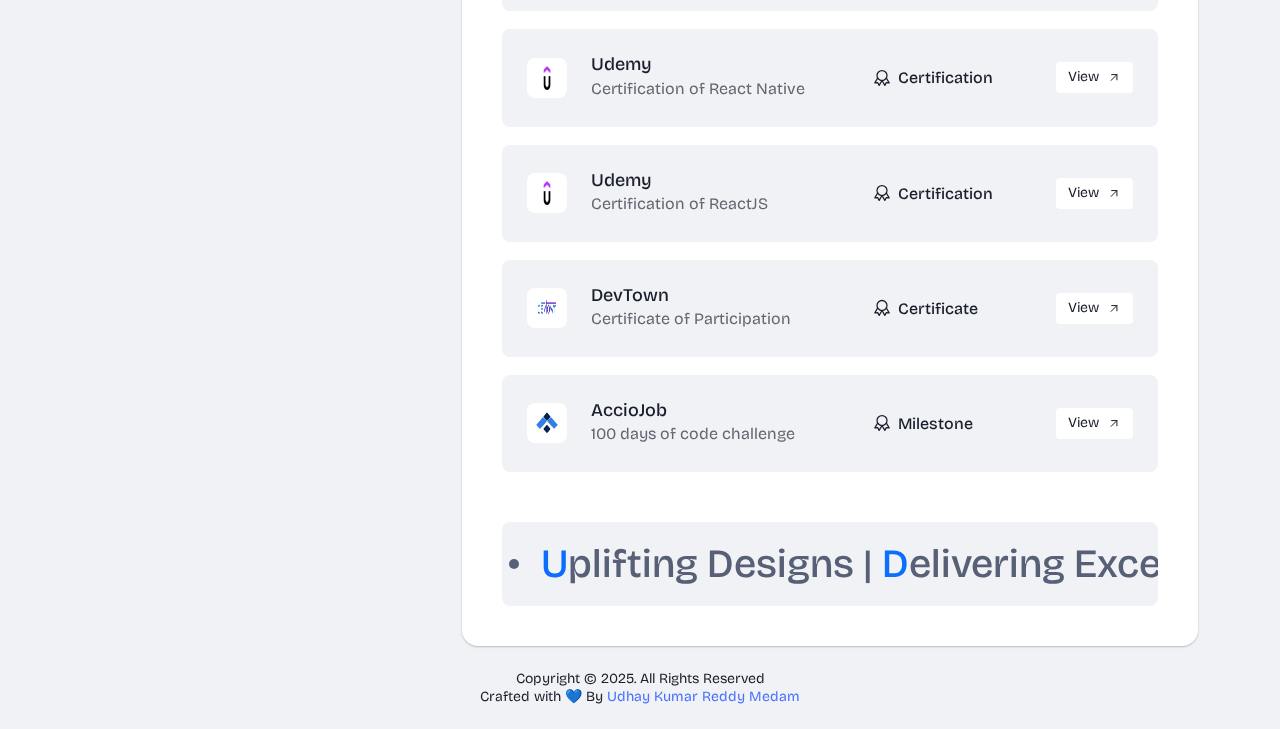
<file: about.html>
<!DOCTYPE html>
<html lang="en">

<head>
  <meta charset="UTF-8" />
  <meta http-equiv="X-UA-Compatible" content="IE=edge" />
  <title>Udhay Kumar Reddy Medam</title>
  <meta name="description" content="Udhay Kumar Reddy Medam" />
  <meta name="viewport" content="width=device-width, initial-scale=1" />

  <link rel="shortcut icon" type="image/x-icon" href="assets/img/favicon.png" />
  <!-- Place favicon.ico in the root directory -->

  <!-- CSS here -->
  <link rel="stylesheet" href="assets/css/bootstrap.min.css" />
  <link rel="stylesheet" href="assets/fontawsome/css/all.min.css" />
  <link rel="stylesheet" href="assets/fontawsome/css/fontawesome.min.css" />
  <link rel="stylesheet" href="assets/css/slick.css" />
  <link rel="stylesheet" href="assets/css/magnific-popup.css" />
  <link rel="stylesheet" href="assets/css/style.css" />
  <link rel="stylesheet" href="assets/css/responsive.css" />
</head>

<body>
  <div id="page-content">
    <!-- header part start -->
    <header class="header-area">
      <nav class="navbar">
        <div class="container">
          <div class="menu-container">
            <div class="logo">
              <a class="navbar-brand me-0" href="index.html">
                <!-- <img src="./assets/img/udhaymedam.png" style="border-radius: 50%; width: 40px; height: 40px;" /> -->
                <span>Udhay<span class="primary">Medam</span></span>
              </a>
            </div>
            <div class="navbar-main d-flex flex-grow-1">
              <div class="logo inner-logo d-block d-xl-none">
                <a class="navbar-brand me-0" href="index.html">
                  <!-- <img src="./assets/img/udhaymedam.png" style="border-radius: 50%; width: 40px; height: 40px;" /> -->
                  <span>Udhay<span class="primary">Medam</span></span>
                </a>
              </div>
              <ul class="navbar-info mx-auto">
                <li class="nav-item">
                  <a class="nav-link" aria-current="page" href="index.html">
                    <svg class="nav-icon" viewBox="0 0 15 15" fill="none" xmlns="http://www.w3.org/2000/svg">
                      <path
                        d="M13.475 4.92481L9.03083 1.46814C8.64082 1.16473 8.1608 1 7.66667 1C7.17254 1 6.69251 1.16473 6.3025 1.46814L1.8575 4.92481C1.59037 5.13254 1.37424 5.39858 1.22563 5.7026C1.07701 6.00662 0.99984 6.34058 1 6.67897V12.679C1 13.121 1.17559 13.5449 1.48816 13.8575C1.80072 14.17 2.22464 14.3456 2.66667 14.3456H12.6667C13.1087 14.3456 13.5326 14.17 13.8452 13.8575C14.1577 13.5449 14.3333 13.121 14.3333 12.679V6.67897C14.3333 5.99314 14.0167 5.34564 13.475 4.92481Z"
                        stroke-width="1.4" stroke-linecap="round" stroke-linejoin="round" />
                      <path d="M10.9753 10.1665C9.13359 11.2773 6.14859 11.2773 4.30859 10.1665" stroke-width="1.4"
                        stroke-linecap="round" stroke-linejoin="round" />
                    </svg>
                    <span>Home</span>
                  </a>
                </li>
                <li class="nav-item">
                  <a class="nav-link active" href="about.html">
                    <svg class="nav-icon" viewBox="0 0 18 18" fill="none" xmlns="http://www.w3.org/2000/svg">
                      <path
                        d="M9 9.8335C9.66304 9.8335 10.2989 9.5701 10.7678 9.10126C11.2366 8.63242 11.5 7.99654 11.5 7.3335C11.5 6.67045 11.2366 6.03457 10.7678 5.56573C10.2989 5.09689 9.66304 4.8335 9 4.8335C8.33696 4.8335 7.70107 5.09689 7.23223 5.56573C6.76339 6.03457 6.5 6.67045 6.5 7.3335C6.5 7.99654 6.76339 8.63242 7.23223 9.10126C7.70107 9.5701 8.33696 9.8335 9 9.8335Z"
                        stroke-width="1.4" stroke-linecap="round" stroke-linejoin="round" />
                      <path
                        d="M9 1.5C15 1.5 16.5 3 16.5 9C16.5 15 15 16.5 9 16.5C3 16.5 1.5 15 1.5 9C1.5 3 3 1.5 9 1.5Z"
                        stroke-width="1.4" stroke-linecap="round" stroke-linejoin="round" />
                      <path
                        d="M4 15.7085V15.6668C4 14.7828 4.35119 13.9349 4.97631 13.3098C5.60143 12.6847 6.44928 12.3335 7.33333 12.3335H10.6667C11.5507 12.3335 12.3986 12.6847 13.0237 13.3098C13.6488 13.9349 14 14.7828 14 15.6668V15.7085"
                        stroke-width="1.4" stroke-linecap="round" stroke-linejoin="round" />
                    </svg>
                    About
                  </a>
                </li>
                <li class="nav-item">
                  <a class="nav-link" href="services.html">
                    <svg class="nav-icon" viewBox="0 0 16 16" fill="none" xmlns="http://www.w3.org/2000/svg">
                      <path d="M7.99967 1.3335L1.33301 4.66683L7.99967 8.00016L14.6663 4.66683L7.99967 1.3335Z"
                        stroke-width="1.4" stroke-linecap="round" stroke-linejoin="round" />
                      <path d="M1.33301 8L7.99967 11.3333L14.6663 8" stroke-width="1.4" stroke-linecap="round"
                        stroke-linejoin="round" />
                      <path d="M1.33301 11.3335L7.99967 14.6668L14.6663 11.3335" stroke-width="1.4"
                        stroke-linecap="round" stroke-linejoin="round" />
                    </svg>
                    Services
                  </a>
                </li>
                <li class="nav-item">
                  <a class="nav-link" href="projects.html">
                    <svg class="nav-icon" viewBox="0 0 18 17" fill="none" xmlns="http://www.w3.org/2000/svg">
                      <path
                        d="M2.00326 3.99733L7.95159 1.40649C8.04974 1.36442 8.15533 1.34243 8.26212 1.34181C8.3689 1.34119 8.47473 1.36196 8.57337 1.40289C8.67201 1.44382 8.76145 1.50408 8.83642 1.58013C8.9114 1.65617 8.97039 1.74646 9.00992 1.84566L13.1133 11.764C13.1985 11.9651 13.2014 12.1917 13.1213 12.3949C13.0412 12.5982 12.8845 12.7618 12.6849 12.8507L6.73742 15.4415C6.63922 15.4837 6.53356 15.5058 6.42668 15.5065C6.3198 15.5072 6.21387 15.4864 6.11514 15.4455C6.0164 15.4046 5.92688 15.3442 5.85184 15.2681C5.7768 15.192 5.71778 15.1016 5.67826 15.0023L1.57492 5.08316C1.48963 4.88204 1.48673 4.65546 1.56684 4.45222C1.64696 4.24898 1.80367 4.08616 2.00326 3.99733Z"
                        stroke-width="1.4" stroke-linecap="round" stroke-linejoin="round" />
                      <path
                        d="M11.5 1.3335H12.3333C12.5543 1.3335 12.7663 1.42129 12.9226 1.57757C13.0789 1.73385 13.1667 1.94582 13.1667 2.16683V5.0835"
                        stroke-width="1.4" stroke-linecap="round" stroke-linejoin="round" />
                      <path
                        d="M15.6663 3C15.8863 3.09333 16.0997 3.18083 16.3063 3.2625C16.5098 3.34882 16.6706 3.51241 16.7534 3.71729C16.8362 3.92217 16.8343 4.15155 16.748 4.355L14.833 8.83334"
                        stroke-width="1.4" stroke-linecap="round" stroke-linejoin="round" />
                    </svg>
                    Projects
                  </a>
                </li>
                <li class="nav-item">
                  <a class="nav-link" href="blog.html">
                    <svg class="nav-icon" viewBox="0 0 17 16" fill="none" xmlns="http://www.w3.org/2000/svg">
                      <path
                        d="M12.1663 6.16676L13.4163 4.91676C13.6352 4.69789 13.8088 4.43805 13.9273 4.15208C14.0457 3.86612 14.1067 3.55962 14.1067 3.25009C14.1067 2.94056 14.0457 2.63406 13.9273 2.3481C13.8088 2.06213 13.6352 1.80229 13.4163 1.58342C13.1975 1.36455 12.9376 1.19094 12.6517 1.07248C12.3657 0.954033 12.0592 0.893066 11.7497 0.893066C11.4401 0.893066 11.1336 0.954033 10.8477 1.07248C10.5617 1.19094 10.3019 1.36455 10.083 1.58342L1.33301 10.3334V13.6668H4.66634L6.33301 12.0001"
                        stroke-width="1.4" stroke-linecap="round" stroke-linejoin="round" />
                      <path
                        d="M13.0004 15.3335L15.7921 12.5968C15.9633 12.4307 16.0995 12.232 16.1926 12.0124C16.2857 11.7927 16.3339 11.5567 16.3343 11.3181C16.3347 11.0796 16.2873 10.8434 16.1948 10.6235C16.1024 10.4035 15.9669 10.2044 15.7963 10.0377C15.448 9.69712 14.9806 9.50602 14.4935 9.50509C14.0065 9.50415 13.5383 9.69346 13.1888 10.0327L13.0021 10.216L12.8163 10.0327C12.4681 9.69237 12.0008 9.50143 11.5139 9.50049C11.0271 9.49956 10.5591 9.68871 10.2096 10.0277C10.0383 10.1937 9.9021 10.3924 9.80891 10.612C9.71572 10.8316 9.66746 11.0677 9.667 11.3062C9.66653 11.5447 9.71386 11.781 9.80619 12.0009C9.89853 12.2209 10.034 12.4201 10.2046 12.5868L13.0004 15.3335Z"
                        stroke-width="1.4" stroke-linecap="round" stroke-linejoin="round" />
                    </svg>
                    Blog
                  </a>
                </li>
                <li class="nav-item">
                  <a class="nav-link" href="contact.html">
                    <svg class="nav-icon" viewBox="0 0 18 17" fill="none" xmlns="http://www.w3.org/2000/svg">
                      <path d="M5.66699 5.5H12.3337" stroke-width="1.4" stroke-linecap="round"
                        stroke-linejoin="round" />
                      <path d="M5.66699 8.8335H10.667" stroke-width="1.4" stroke-linecap="round"
                        stroke-linejoin="round" />
                      <path
                        d="M14 1.3335C14.663 1.3335 15.2989 1.59689 15.7678 2.06573C16.2366 2.53457 16.5 3.17045 16.5 3.8335V10.5002C16.5 11.1632 16.2366 11.7991 15.7678 12.2679C15.2989 12.7368 14.663 13.0002 14 13.0002H9.83333L5.66667 15.5002V13.0002H4C3.33696 13.0002 2.70107 12.7368 2.23223 12.2679C1.76339 11.7991 1.5 11.1632 1.5 10.5002V3.8335C1.5 3.17045 1.76339 2.53457 2.23223 2.06573C2.70107 1.59689 3.33696 1.3335 4 1.3335H14Z"
                        stroke-width="1.4" stroke-linecap="round" stroke-linejoin="round" />
                    </svg>
                    Contact
                  </a>
                </li>
              </ul>
              <div class="header-right-info d-flex align-items-center">
                <button class="theme-control-btn">
                  <span class="dark">
                    <svg width="24" height="24" viewBox="0 0 24 24" fill="none" xmlns="http://www.w3.org/2000/svg">
                      <path
                        d="M11.8005 3C10.207 3.0003 8.64356 3.44286 7.27683 4.28049C5.91011 5.11811 4.79139 6.31937 4.04002 7.75612C3.28865 9.19288 2.93281 10.8112 3.01046 12.4386C3.08811 14.0659 3.59633 15.6411 4.48091 16.9963C5.3655 18.3514 6.59326 19.4356 8.03324 20.1333C9.47322 20.8309 11.0714 21.1157 12.6573 20.9574C14.2432 20.7991 15.7573 20.2036 17.0381 19.2344C18.319 18.2652 19.3185 16.9587 19.9301 15.4542C20.2302 14.7162 19.5111 13.9746 18.7875 14.2752C17.5475 14.7888 16.1706 14.8418 14.8963 14.425C13.622 14.0082 12.5308 13.1479 11.8126 11.9937C11.0943 10.8396 10.7943 9.4645 10.9648 8.10764C11.1353 6.75077 11.7655 5.49792 12.7458 4.5669L12.8136 4.4949C13.2986 3.9279 12.913 3.0072 12.1464 3.0072H11.9122L11.8524 3.0018L11.7996 3H11.8005Z"
                        fill="#1A1F2C" />
                    </svg>
                    <small class="theme-text d-block d-xl-none">Change appearance</small>
                  </span>
                  <span class="light">
                    <svg width="24" height="24" viewBox="0 0 24 24" fill="none" xmlns="http://www.w3.org/2000/svg">
                      <path
                        d="M12 19C12.2449 19 12.4813 19.09 12.6644 19.2527C12.8474 19.4155 12.9643 19.6397 12.993 19.883L13 20V21C12.9997 21.2549 12.9021 21.5 12.7272 21.6854C12.5522 21.8707 12.313 21.9822 12.0586 21.9972C11.8042 22.0121 11.5536 21.9293 11.3582 21.7657C11.1627 21.6021 11.0371 21.3701 11.007 21.117L11 21V20C11 19.7348 11.1054 19.4804 11.2929 19.2929C11.4804 19.1054 11.7348 19 12 19Z"
                        fill="#FD7E41" />
                      <path
                        d="M18.3127 16.9099L18.4067 16.9929L19.1067 17.6929C19.2861 17.8729 19.3902 18.1144 19.398 18.3683C19.4057 18.6223 19.3165 18.8697 19.1485 19.0602C18.9804 19.2508 18.7462 19.3702 18.4933 19.3943C18.2403 19.4184 17.9877 19.3454 17.7867 19.1899L17.6927 19.1069L16.9927 18.4069C16.8202 18.2347 16.7165 18.0053 16.7012 17.7619C16.6859 17.5186 16.76 17.278 16.9097 17.0855C17.0593 16.893 17.2741 16.7618 17.5137 16.7166C17.7533 16.6713 18.0012 16.7152 18.2107 16.8399L18.3127 16.9099Z"
                        fill="#FD7E41" />
                      <path
                        d="M7.00747 16.993C7.17965 17.1652 7.28308 17.3943 7.29836 17.6373C7.31364 17.8803 7.23972 18.1206 7.09047 18.313L7.00747 18.407L6.30747 19.107C6.12751 19.2863 5.88604 19.3905 5.63209 19.3982C5.37814 19.406 5.13076 19.3168 4.94019 19.1487C4.74963 18.9807 4.63017 18.7464 4.60607 18.4935C4.58198 18.2406 4.65506 17.988 4.81047 17.787L4.89347 17.693L5.59347 16.993C5.781 16.8055 6.03531 16.7002 6.30047 16.7002C6.56563 16.7002 6.81994 16.8055 7.00747 16.993Z"
                        fill="#FD7E41" />
                      <path
                        d="M3.99987 11C4.25475 11.0003 4.4999 11.0979 4.68524 11.2728C4.87057 11.4478 4.9821 11.687 4.99704 11.9414C5.01198 12.1958 4.92919 12.4464 4.7656 12.6418C4.60201 12.8373 4.36996 12.9629 4.11687 12.993L3.99987 13H2.99987C2.74499 12.9997 2.49984 12.9021 2.3145 12.7272C2.12916 12.5522 2.01763 12.313 2.0027 12.0586C1.98776 11.8042 2.07054 11.5536 2.23413 11.3582C2.39772 11.1627 2.62977 11.0371 2.88287 11.007L2.99987 11H3.99987Z"
                        fill="#FD7E41" />
                      <path
                        d="M20.9999 11C21.2547 11.0003 21.4999 11.0979 21.6852 11.2728C21.8706 11.4478 21.9821 11.687 21.997 11.9414C22.012 12.1958 21.9292 12.4464 21.7656 12.6418C21.602 12.8373 21.37 12.9629 21.1169 12.993L20.9999 13H19.9999C19.745 12.9997 19.4998 12.9021 19.3145 12.7272C19.1292 12.5522 19.0176 12.313 19.0027 12.0586C18.9878 11.8042 19.0705 11.5536 19.2341 11.3582C19.3977 11.1627 19.6298 11.0371 19.8829 11.007L19.9999 11H20.9999Z"
                        fill="#FD7E41" />
                      <path
                        d="M6.21264 4.80985L6.30664 4.89285L7.00664 5.59285C7.18599 5.77281 7.29011 6.01429 7.29787 6.26824C7.30562 6.52219 7.21642 6.76957 7.04839 6.96013C6.88036 7.1507 6.64609 7.27016 6.39316 7.29425C6.14024 7.31834 5.88763 7.24526 5.68664 7.08985L5.59264 7.00685L4.89264 6.30685C4.72073 6.13453 4.61757 5.90543 4.6025 5.66248C4.58744 5.41954 4.6615 5.17945 4.8108 4.98721C4.9601 4.79497 5.1744 4.66378 5.41351 4.61824C5.65262 4.57271 5.90013 4.61594 6.10964 4.73985L6.21264 4.80985Z"
                        fill="#FD7E41" />
                      <path
                        d="M19.1071 4.89288C19.2793 5.06508 19.3827 5.29418 19.398 5.5372C19.4132 5.78023 19.3393 6.02048 19.1901 6.21288L19.1071 6.30688L18.4071 7.00688C18.2271 7.18623 17.9856 7.29036 17.7317 7.29811C17.4777 7.30587 17.2304 7.21667 17.0398 7.04864C16.8492 6.8806 16.7298 6.64633 16.7057 6.39341C16.6816 6.14049 16.7547 5.88788 16.9101 5.68688L16.9931 5.59288L17.6931 4.89288C17.8806 4.70541 18.1349 4.6001 18.4001 4.6001C18.6652 4.6001 18.9196 4.70541 19.1071 4.89288Z"
                        fill="#FD7E41" />
                      <path
                        d="M12 2C12.2449 2.00003 12.4813 2.08996 12.6644 2.25272C12.8474 2.41547 12.9643 2.63975 12.993 2.883L13 3V4C12.9997 4.25488 12.9021 4.50003 12.7272 4.68537C12.5522 4.8707 12.313 4.98223 12.0586 4.99717C11.8042 5.01211 11.5536 4.92933 11.3582 4.76573C11.1627 4.60214 11.0371 4.3701 11.007 4.117L11 4V3C11 2.73478 11.1054 2.48043 11.2929 2.29289C11.4804 2.10536 11.7348 2 12 2Z"
                        fill="#FD7E41" />
                      <path
                        d="M12 7C12.9797 6.99994 13.9378 7.28769 14.7553 7.8275C15.5729 8.36731 16.2138 9.1354 16.5986 10.0364C16.9833 10.9373 17.0949 11.9315 16.9195 12.8953C16.7441 13.8592 16.2893 14.7502 15.6118 15.4579C14.9343 16.1655 14.0638 16.6585 13.1085 16.8756C12.1532 17.0928 11.1552 17.0245 10.2383 16.6793C9.3215 16.334 8.52629 15.7271 7.95146 14.9338C7.37663 14.1405 7.04752 13.1958 7.005 12.217L7 12L7.005 11.783C7.06092 10.4958 7.61161 9.27978 8.54222 8.38866C9.47284 7.49754 10.7115 7.00007 12 7Z"
                        fill="#FD7E41" />
                    </svg>
                    <small class="theme-text d-block d-xl-none">Change Appearance</small>
                  </span>
                </button>
                <a href="contact.html" class="lets-talk-btn">
                  Let's Talk<svg class="icon" width="20" height="20" viewBox="0 0 20 20" fill="none"
                    xmlns="http://www.w3.org/2000/svg">
                    <path d="M17.5 11.6665V6.6665H12.5" stroke="white" stroke-width="1.5" stroke-linecap="round"
                      stroke-linejoin="round" />
                    <path d="M17.5 6.6665L10 14.1665L2.5 6.6665" stroke="white" stroke-width="1.5"
                      stroke-linecap="round" stroke-linejoin="round" />
                  </svg>
                </a>
              </div>
            </div>
            <div class="mobile-menu-overlay d-block d-lg-none"></div>
            <div class="align-items-center d-flex gap-3 d-block d-xl-none">
              <button class="theme-control-btn border-0 p-1" style="border-radius: 10px; background: none">
                <span class="dark">
                  <svg width="24" height="24" viewBox="0 0 24 24" fill="none" xmlns="http://www.w3.org/2000/svg">
                    <path
                      d="M11.8005 3C10.207 3.0003 8.64356 3.44286 7.27683 4.28049C5.91011 5.11811 4.79139 6.31937 4.04002 7.75612C3.28865 9.19288 2.93281 10.8112 3.01046 12.4386C3.08811 14.0659 3.59633 15.6411 4.48091 16.9963C5.3655 18.3514 6.59326 19.4356 8.03324 20.1333C9.47322 20.8309 11.0714 21.1157 12.6573 20.9574C14.2432 20.7991 15.7573 20.2036 17.0381 19.2344C18.319 18.2652 19.3185 16.9587 19.9301 15.4542C20.2302 14.7162 19.5111 13.9746 18.7875 14.2752C17.5475 14.7888 16.1706 14.8418 14.8963 14.425C13.622 14.0082 12.5308 13.1479 11.8126 11.9937C11.0943 10.8396 10.7943 9.4645 10.9648 8.10764C11.1353 6.75077 11.7655 5.49792 12.7458 4.5669L12.8136 4.4949C13.2986 3.9279 12.913 3.0072 12.1464 3.0072H11.9122L11.8524 3.0018L11.7996 3H11.8005Z"
                      fill="#1A1F2C" />
                  </svg>
                </span>
                <span class="light">
                  <svg width="24" height="24" viewBox="0 0 24 24" fill="none" xmlns="http://www.w3.org/2000/svg">
                    <path
                      d="M12 19C12.2449 19 12.4813 19.09 12.6644 19.2527C12.8474 19.4155 12.9643 19.6397 12.993 19.883L13 20V21C12.9997 21.2549 12.9021 21.5 12.7272 21.6854C12.5522 21.8707 12.313 21.9822 12.0586 21.9972C11.8042 22.0121 11.5536 21.9293 11.3582 21.7657C11.1627 21.6021 11.0371 21.3701 11.007 21.117L11 21V20C11 19.7348 11.1054 19.4804 11.2929 19.2929C11.4804 19.1054 11.7348 19 12 19Z"
                      fill="#FD7E41" />
                    <path
                      d="M18.3127 16.9099L18.4067 16.9929L19.1067 17.6929C19.2861 17.8729 19.3902 18.1144 19.398 18.3683C19.4057 18.6223 19.3165 18.8697 19.1485 19.0602C18.9804 19.2508 18.7462 19.3702 18.4933 19.3943C18.2403 19.4184 17.9877 19.3454 17.7867 19.1899L17.6927 19.1069L16.9927 18.4069C16.8202 18.2347 16.7165 18.0053 16.7012 17.7619C16.6859 17.5186 16.76 17.278 16.9097 17.0855C17.0593 16.893 17.2741 16.7618 17.5137 16.7166C17.7533 16.6713 18.0012 16.7152 18.2107 16.8399L18.3127 16.9099Z"
                      fill="#FD7E41" />
                    <path
                      d="M7.00747 16.993C7.17965 17.1652 7.28308 17.3943 7.29836 17.6373C7.31364 17.8803 7.23972 18.1206 7.09047 18.313L7.00747 18.407L6.30747 19.107C6.12751 19.2863 5.88604 19.3905 5.63209 19.3982C5.37814 19.406 5.13076 19.3168 4.94019 19.1487C4.74963 18.9807 4.63017 18.7464 4.60607 18.4935C4.58198 18.2406 4.65506 17.988 4.81047 17.787L4.89347 17.693L5.59347 16.993C5.781 16.8055 6.03531 16.7002 6.30047 16.7002C6.56563 16.7002 6.81994 16.8055 7.00747 16.993Z"
                      fill="#FD7E41" />
                    <path
                      d="M3.99987 11C4.25475 11.0003 4.4999 11.0979 4.68524 11.2728C4.87057 11.4478 4.9821 11.687 4.99704 11.9414C5.01198 12.1958 4.92919 12.4464 4.7656 12.6418C4.60201 12.8373 4.36996 12.9629 4.11687 12.993L3.99987 13H2.99987C2.74499 12.9997 2.49984 12.9021 2.3145 12.7272C2.12916 12.5522 2.01763 12.313 2.0027 12.0586C1.98776 11.8042 2.07054 11.5536 2.23413 11.3582C2.39772 11.1627 2.62977 11.0371 2.88287 11.007L2.99987 11H3.99987Z"
                      fill="#FD7E41" />
                    <path
                      d="M20.9999 11C21.2547 11.0003 21.4999 11.0979 21.6852 11.2728C21.8706 11.4478 21.9821 11.687 21.997 11.9414C22.012 12.1958 21.9292 12.4464 21.7656 12.6418C21.602 12.8373 21.37 12.9629 21.1169 12.993L20.9999 13H19.9999C19.745 12.9997 19.4998 12.9021 19.3145 12.7272C19.1292 12.5522 19.0176 12.313 19.0027 12.0586C18.9878 11.8042 19.0705 11.5536 19.2341 11.3582C19.3977 11.1627 19.6298 11.0371 19.8829 11.007L19.9999 11H20.9999Z"
                      fill="#FD7E41" />
                    <path
                      d="M6.21264 4.80985L6.30664 4.89285L7.00664 5.59285C7.18599 5.77281 7.29011 6.01429 7.29787 6.26824C7.30562 6.52219 7.21642 6.76957 7.04839 6.96013C6.88036 7.1507 6.64609 7.27016 6.39316 7.29425C6.14024 7.31834 5.88763 7.24526 5.68664 7.08985L5.59264 7.00685L4.89264 6.30685C4.72073 6.13453 4.61757 5.90543 4.6025 5.66248C4.58744 5.41954 4.6615 5.17945 4.8108 4.98721C4.9601 4.79497 5.1744 4.66378 5.41351 4.61824C5.65262 4.57271 5.90013 4.61594 6.10964 4.73985L6.21264 4.80985Z"
                      fill="#FD7E41" />
                    <path
                      d="M19.1071 4.89288C19.2793 5.06508 19.3827 5.29418 19.398 5.5372C19.4132 5.78023 19.3393 6.02048 19.1901 6.21288L19.1071 6.30688L18.4071 7.00688C18.2271 7.18623 17.9856 7.29036 17.7317 7.29811C17.4777 7.30587 17.2304 7.21667 17.0398 7.04864C16.8492 6.8806 16.7298 6.64633 16.7057 6.39341C16.6816 6.14049 16.7547 5.88788 16.9101 5.68688L16.9931 5.59288L17.6931 4.89288C17.8806 4.70541 18.1349 4.6001 18.4001 4.6001C18.6652 4.6001 18.9196 4.70541 19.1071 4.89288Z"
                      fill="#FD7E41" />
                    <path
                      d="M12 2C12.2449 2.00003 12.4813 2.08996 12.6644 2.25272C12.8474 2.41547 12.9643 2.63975 12.993 2.883L13 3V4C12.9997 4.25488 12.9021 4.50003 12.7272 4.68537C12.5522 4.8707 12.313 4.98223 12.0586 4.99717C11.8042 5.01211 11.5536 4.92933 11.3582 4.76573C11.1627 4.60214 11.0371 4.3701 11.007 4.117L11 4V3C11 2.73478 11.1054 2.48043 11.2929 2.29289C11.4804 2.10536 11.7348 2 12 2Z"
                      fill="#FD7E41" />
                    <path
                      d="M12 7C12.9797 6.99994 13.9378 7.28769 14.7553 7.8275C15.5729 8.36731 16.2138 9.1354 16.5986 10.0364C16.9833 10.9373 17.0949 11.9315 16.9195 12.8953C16.7441 13.8592 16.2893 14.7502 15.6118 15.4579C14.9343 16.1655 14.0638 16.6585 13.1085 16.8756C12.1532 17.0928 11.1552 17.0245 10.2383 16.6793C9.3215 16.334 8.52629 15.7271 7.95146 14.9338C7.37663 14.1405 7.04752 13.1958 7.005 12.217L7 12L7.005 11.783C7.06092 10.4958 7.61161 9.27978 8.54222 8.38866C9.47284 7.49754 10.7115 7.00007 12 7Z"
                      fill="#FD7E41" />
                  </svg>
                </span>
              </button>
              <div class="mobile-menu-control-bar d-block d-xl-none">
                <button class="mobile-menu-control-bar">
                  <i class="fas fa-bars"></i>
                </button>
              </div>
            </div>
          </div>
        </div>
      </nav>
    </header>
    <!-- header part end -->

    <!-- main area part start -->
    <main>
      <section class="content-box-area mt-4">
        <div class="container">
          <div class="row g-4">
            <div class="col-xl-4 d-none d-xl-block">
              <div class="card profile-card">
                <div class="card-body">
                  <div class="image text-center">
                    <img src="assets/img/images/udhaymedam pics (4).png" alt="profile" class="img-fluid w-100" />
                  </div>
                  <div class="text">
                    <h3 class="card-title">Udhay Kumar Reddy Medam</h3>
                    <p>
                      A Passionate <span>Frontend Developer</span> & <span>UI/UX Designer</span> having
                      <span>2+ years</span> of experience working with clients and interactions
                      across <span>2+ countries</span> worldwide.
                    </p>
                    <div class="common-button-groups">
                      <a class="btn btn-call" href="tel:+919704241821">
                        <svg class="icon" width="25" height="24" viewBox="0 0 25 24" fill="none"
                          xmlns="http://www.w3.org/2000/svg">
                          <path
                            d="M5.5 4H9.5L11.5 9L9 10.5C10.071 12.6715 11.8285 14.429 14 15.5L15.5 13L20.5 15V19C20.5 19.5304 20.2893 20.0391 19.9142 20.4142C19.5391 20.7893 19.0304 21 18.5 21C14.5993 20.763 10.9202 19.1065 8.15683 16.3432C5.3935 13.5798 3.73705 9.90074 3.5 6C3.5 5.46957 3.71071 4.96086 4.08579 4.58579C4.46086 4.21071 4.96957 4 5.5 4Z"
                            stroke="white" stroke-width="1.5" stroke-linecap="round" stroke-linejoin="round" />
                          <path
                            d="M15.5 7C16.0304 7 16.5391 7.21071 16.9142 7.58579C17.2893 7.96086 17.5 8.46957 17.5 9"
                            stroke="white" stroke-width="1.5" stroke-linecap="round" stroke-linejoin="round" />
                          <path d="M15.5 3C17.0913 3 18.6174 3.63214 19.7426 4.75736C20.8679 5.88258 21.5 7.4087 21.5 9"
                            stroke="white" stroke-width="1.5" stroke-linecap="round" stroke-linejoin="round" />
                        </svg>
                        Book A call
                      </a>
                      <button class="btn btn-copy" data-clipboard-text="udhaykumarmedam@gmail.com">
                        <svg class="icon" width="24" height="24" viewBox="0 0 24 24" fill="none"
                          xmlns="http://www.w3.org/2000/svg">
                          <path
                            d="M8 10C8 9.46957 8.21071 8.96086 8.58579 8.58579C8.96086 8.21071 9.46957 8 10 8H18C18.5304 8 19.0391 8.21071 19.4142 8.58579C19.7893 8.96086 20 9.46957 20 10V18C20 18.5304 19.7893 19.0391 19.4142 19.4142C19.0391 19.7893 18.5304 20 18 20H10C9.46957 20 8.96086 19.7893 8.58579 19.4142C8.21071 19.0391 8 18.5304 8 18V10Z"
                            stroke-width="1.5" stroke-linecap="round" stroke-linejoin="round" />
                          <path
                            d="M16 8V6C16 5.46957 15.7893 4.96086 15.4142 4.58579C15.0391 4.21071 14.5304 4 14 4H6C5.46957 4 4.96086 4.21071 4.58579 4.58579C4.21071 4.96086 4 5.46957 4 6V14C4 14.5304 4.21071 15.0391 4.58579 15.4142C4.96086 15.7893 5.46957 16 6 16H8"
                            stroke-width="1.5" stroke-linecap="round" stroke-linejoin="round" />
                        </svg>
                        Copy Email
                      </button>
                    </div>
                    <div class="social-media-icon">
                      <ul class="list-unstyled">
                        <!-- <li><a href="#"><i class="fab fa-facebook"></i></a></li> -->
                        <li>
                          <a href="https://www.linkedin.com/in/mudhay/"><i class="fab fa-linkedin"></i></a>
                        </li>
                        <!-- <li><a href="#"><i class="fab fa-github"></i></a></li> -->
                        <li>
                          <a href="https://www.instagram.com/vividudhaytales/"><i class="fab fa-instagram"></i></a>
                        </li>
                        <!-- <li><a href="#"><i class="fab fa-twitter"></i></a></li> -->
                        <li>
                          <a><i class="fas fa-file-download"></i></a>
                        </li>
                      </ul>
                    </div>
                  </div>
                </div>
              </div>
            </div>
            <div class="col-xl-8">
              <div class="card content-box-card">
                <div class="card-body">
                  <div class="top-info">
                    <div class="text">
                      <h1 class="main-title">
                        Hi, I'm <span>Udhay Kumar</span>
                      </h1>
                      <p class="fs-6" style="text-align: justify">
                        Dedicated <b class="fs-6">Frontend Developer</b> &
                        <b class="fs-6">UI/UX Designer</b> leveraging the
                        latest tech stacks to deliver exceptional digital
                        experiences
                        <b class="fs-6">2+ countries.</b> Passionate about
                        crafting intuitive interfaces, responsive designs, and
                        innovative solutions that enhance user engagement.
                        Skilled in utilizing modern tools and frameworks to
                        collaborate with diverse teams, transform creative
                        concepts into reality, and drive project success.
                      </p>
                    </div>
                    <div class="available-btn">
                      <span><i class="fas fa-circle"></i> Available For
                        Hire</span>
                    </div>
                  </div>
                  <div class="counter-area">
                    <div class="counter">
                      <div class="counter-item">
                        <h3 class="number">1+</h3>
                        <p class="subtitle">Year of Experience</p>
                      </div>
                      <div class="counter-item">
                        <h3 class="number">9+</h3>
                        <p class="subtitle">Projects Completed</p>
                      </div>
                      <div class="counter-item">
                        <h3 class="number">9+</h3>
                        <p class="subtitle">Happy Clients</p>
                      </div>
                    </div>
                    <!-- <div class="circle-area">
                      <div class="circle-text">
                        <img class="circle-image" src="assets/img/about-us/circle-text.svg" alt="circle-text">
                        <img class="circle-image circle-image-light d-none"
                          src="assets/img/about-us/circle-text-light.svg" alt="circle-text">
                        <span class="arrow-down">
                          <svg width="40" height="40" viewBox="0 0 40 40" fill="none"
                            xmlns="http://www.w3.org/2000/svg">
                            <path d="M20 5V35" stroke="white" stroke-width="2" stroke-linecap="round"
                              stroke-linejoin="round" />
                            <path d="M15 30L20 35L25 30" stroke="white" stroke-width="2" stroke-linecap="round"
                              stroke-linejoin="round" />
                          </svg>
                        </span>
                      </div>
                    </div> -->
                  </div>
                  <!-- <div class="working-with-area">
                    <h2 class="main-common-title">Skilled in 15+ Tech Stacks ✨ Globally
                    </h2>
                    <div class="working-with-main justify-content-center">
                      <div class="items">
                        <img src="assets/img/portfolio/html.png" alt="notion">
                      </div>
                      <div class="items">
                        <img src="assets/img/portfolio/css.png" alt="webflow">
                      </div>
                      <div class="items">
                        <img src="assets/img/portfolio/javascript.png" alt="mico">
                      </div>
                      <div class="items">
                        <img src="assets/img/portfolio/angularjs.png" alt="framer">
                      </div>
                      <div class="items">
                        <img src="assets/img/portfolio/react-js.png" alt="zeplin">
                      </div>
                      <div class="items">
                        <i class="fab fa-github"></i>
                      </div>
                      <div class="items">
                        <img src="assets/img/portfolio/react-js.png" alt="notion">
                      </div>
                      <div class="items">
                        <img src="assets/img/portfolio/azure.png" alt="webflow">
                      </div>
                      <div class="items">
                        <img src="assets/img/portfolio/tailwind-css.png" alt="mico">
                      </div>
                      <div class="items">
                        <img src="assets/img/portfolio/bootstrap.png" alt="framer">
                      </div>
                      <div class="items">
                        <img src="assets/img/portfolio/wordpress.png" alt="zeplin">
                      </div>
                      <div class="items">
                        <img src="assets/img/portfolio/mysql.png" alt="figma">
                      </div>
                      <div class="items">
                        <img src="assets/img/portfolio/java.png" alt="notion">
                      </div>
                      <div class="items">
                        <img src="assets/img/portfolio/jest.webp" alt="webflow">
                      </div>
                      <div class="items">
                        <img src="assets/img/icons/figma.svg" alt="mico">
                      </div>
                      <div class="items">
                        <img src="assets/img/portfolio/jquery.png" alt="framer">
                      </div>
                      <div class="items">
                        <img src="assets/img/portfolio/php.svg" alt="mico">
                      </div>
                      <div class="items">
                        <img src="assets/img/portfolio/maria-removebg-preview.png" alt="framer">
                      </div>
                    </div>
                  </div> -->
                  <div class="working-with-area">
                    <h2 class="main-common-title">
                      Skilled in 15+ Tech Stacks ✨ Globally
                    </h2>
                    <div class="working-with-main justify-content-center">
                      <div class="items" data-tech="HTML">
                        <img src="assets/img/portfolio/html.png" alt="HTML" />
                        <span class="tech-name">HTML</span>
                      </div>
                      <div class="items" data-tech="CSS">
                        <img src="assets/img/portfolio/css.png" alt="CSS" />
                        <span class="tech-name">CSS</span>
                      </div>
                      <div class="items" data-tech="JavaScript">
                        <img src="assets/img/portfolio/javascript.png" alt="JavaScript" />
                        <span class="tech-name">JavaScript</span>
                      </div>
                      <div class="items" data-tech="AngularJS">
                        <img src="assets/img/portfolio/angularjs.png" alt="AngularJS" />
                        <span class="tech-name">AngularJS</span>
                      </div>
                      <div class="items" data-tech="ReactJS">
                        <img src="assets/img/portfolio/react-js.png" alt="ReactJS" />
                        <span class="tech-name">ReactJS</span>
                      </div>
                      <div class="items" data-tech="Azure">
                        <img src="assets/img/portfolio/azure.png" alt="Azure" />
                        <span class="tech-name">Azure</span>
                      </div>
                      <div class="items" data-tech="Tailwind CSS">
                        <img src="assets/img/portfolio/tailwind-css.png" alt="Tailwind CSS" />
                        <span class="tech-name">Tailwind CSS</span>
                      </div>
                      <div class="items" data-tech="Bootstrap">
                        <img src="assets/img/portfolio/bootstrap.png" alt="Bootstrap" />
                        <span class="tech-name">Bootstrap</span>
                      </div>
                      <div class="items" data-tech="WordPress">
                        <img src="assets/img/portfolio/wordpress.png" alt="WordPress" />
                        <span class="tech-name">WordPress</span>
                      </div>
                      <div class="items" data-tech="ReactJS">
                        <img src="assets/img/portfolio/react-js.png" alt="ReactJS" />
                        <span class="tech-name">React Native</span>
                      </div>
                      <div class="items" data-tech="MySQL">
                        <img src="assets/img/portfolio/mysql.png" alt="MySQL" />
                        <span class="tech-name">MySQL</span>
                      </div>
                      <div class="items" data-tech="Java">
                        <img src="assets/img/portfolio/java.png" alt="Java" />
                        <span class="tech-name">Java</span>
                      </div>
                      <div class="items" data-tech="Jest">
                        <img src="assets/img/portfolio/jest.webp" alt="Jest" />
                        <span class="tech-name">Jest</span>
                      </div>
                      <div class="items" data-tech="Figma">
                        <img src="assets/img/icons/figma.svg" alt="Figma" />
                        <span class="tech-name">Figma</span>
                      </div>
                      <div class="items" data-tech="jQuery">
                        <img src="assets/img/portfolio/jquery.png" alt="jQuery" />
                        <span class="tech-name">jQuery</span>
                      </div>
                      <div class="items" data-tech="PHP">
                        <img src="assets/img/portfolio/php.svg" alt="PHP" />
                        <span class="tech-name">PHP</span>
                      </div>
                      <div class="items" data-tech="MariaDB">
                        <img src="assets/img/portfolio/maria-removebg-preview.png" alt="MariaDB" />
                        <span class="tech-name">MariaDB</span>
                      </div>
                      <div class="items" data-tech="GitHub">
                        <i class="fab fa-github" style="font-size: 40px"></i>
                        <span class="tech-name">GitHub</span>
                      </div>
                    </div>
                  </div>

                  <div class="client-feedback">
                    <h2 class="main-common-title">Trusted By 9+ Clients</h2>
                    <div class="row client-feedback-slider">
                      <div class="col-lg-6">
                        <div class="feedback-item">
                          <div class="feedback-top-info">
                            <div class="rating">
                              <i class="fas fa-star"></i>
                              <i class="fas fa-star"></i>
                              <i class="fas fa-star"></i>
                              <i class="fas fa-star"></i>
                              <i class="fas fa-star"></i>
                            </div>
                            <!-- <div class="website">
                              <a href="#">Framer.com
                                <svg class="arrow-up" width="14" height="15" viewBox="0 0 14 15" fill="none"
                                  xmlns="http://www.w3.org/2000/svg">
                                  <path d="M9.91634 4.5835L4.08301 10.4168" stroke-linecap="round"
                                    stroke-linejoin="round" />
                                  <path d="M4.66699 4.5835H9.91699V9.8335" stroke-linecap="round"
                                    stroke-linejoin="round" />
                                </svg>
                              </a>
                            </div> -->
                          </div>
                          <div class="details">
                            <p>
                              ❝Working with Udhay was an excellent experience.
                              His frontend development skills, along with his
                              ability to create intuitive UI/UX designs,
                              transformed our project. His focus on responsive
                              design made sure our platform worked perfectly
                              across all devices.❞
                            </p>
                          </div>
                          <div class="designation">
                            <p><span></span>Vernon Medical</p>
                          </div>
                        </div>
                      </div>
                      <div class="col-lg-6">
                        <div class="feedback-item">
                          <div class="feedback-top-info">
                            <div class="rating">
                              <i class="fas fa-star"></i>
                              <i class="fas fa-star"></i>
                              <i class="fas fa-star"></i>
                              <i class="fas fa-star"></i>
                              <i class="fas fa-star"></i>
                            </div>
                            <!-- <div class="website">
                              <a href="#">Framer.com
                                <svg class="arrow-up" width="14" height="15" viewBox="0 0 14 15" fill="none"
                                  xmlns="http://www.w3.org/2000/svg">
                                  <path d="M9.91634 4.5835L4.08301 10.4168" stroke-linecap="round"
                                    stroke-linejoin="round" />
                                  <path d="M4.66699 4.5835H9.91699V9.8335" stroke-linecap="round"
                                    stroke-linejoin="round" />
                                </svg>
                              </a>
                            </div> -->
                          </div>
                          <div class="details">
                            <p>
                              ❝Udhay is an exceptional frontend developer. His
                              expertise in UI/UX design and creating
                              responsive websites made a huge difference. He
                              ensured our platform was not only visually
                              appealing but also fully functional across all
                              screen sizes.❞
                            </p>
                          </div>
                          <div class="designation">
                            <p><span></span>Arco Interiors</p>
                          </div>
                        </div>
                      </div>
                      <div class="col-lg-6">
                        <div class="feedback-item">
                          <div class="feedback-top-info">
                            <div class="rating">
                              <i class="fas fa-star"></i>
                              <i class="fas fa-star"></i>
                              <i class="fas fa-star"></i>
                              <i class="fas fa-star"></i>
                              <i class="fas fa-star"></i>
                            </div>
                            <!-- <div class="website">
                              <a href="#">Framer.com
                                <svg class="arrow-up" width="14" height="15" viewBox="0 0 14 15" fill="none"
                                  xmlns="http://www.w3.org/2000/svg">
                                  <path d="M9.91634 4.5835L4.08301 10.4168" stroke-linecap="round"
                                    stroke-linejoin="round" />
                                  <path d="M4.66699 4.5835H9.91699V9.8335" stroke-linecap="round"
                                    stroke-linejoin="round" />
                                </svg>
                              </a>
                            </div> -->
                          </div>
                          <div class="details">
                            <p>
                              ❝Udhay is a skilled frontend developer who
                              excels at UI/UX design. He transformed complex
                              ideas into functional, responsive designs,
                              ensuring a seamless user experience. His work is
                              consistently of the highest quality.❞
                            </p>
                          </div>
                          <div class="designation">
                            <p><span></span>Glandore Foods</p>
                          </div>
                        </div>
                      </div>
                      <div class="col-lg-6">
                        <div class="feedback-item">
                          <div class="feedback-top-info">
                            <div class="rating">
                              <i class="fas fa-star"></i>
                              <i class="fas fa-star"></i>
                              <i class="fas fa-star"></i>
                              <i class="fas fa-star"></i>
                              <i class="fas fa-star"></i>
                            </div>
                            <!-- <div class="website">
                              <a href="#">Framer.com
                                <svg class="arrow-up" width="14" height="15" viewBox="0 0 14 15" fill="none"
                                  xmlns="http://www.w3.org/2000/svg">
                                  <path d="M9.91634 4.5835L4.08301 10.4168" stroke-linecap="round"
                                    stroke-linejoin="round" />
                                  <path d="M4.66699 4.5835H9.91699V9.8335" stroke-linecap="round"
                                    stroke-linejoin="round" />
                                </svg>
                              </a>
                            </div> -->
                          </div>
                          <div class="details">
                            <p>
                              ❝Udhay Kumar Reddy Medam is professional and
                              highly skilled in frontend development. His
                              ability to create responsive, user-friendly
                              designs while maintaining top-notch code quality
                              made a significant impact on our project.❞
                            </p>
                          </div>
                          <div class="designation">
                            <p><span></span>Manju Devi</p>
                          </div>
                        </div>
                      </div>
                      <div class="col-lg-6">
                        <div class="feedback-item">
                          <div class="feedback-top-info">
                            <div class="rating">
                              <i class="fas fa-star"></i>
                              <i class="fas fa-star"></i>
                              <i class="fas fa-star"></i>
                              <i class="fas fa-star"></i>
                              <i class="fas fa-star"></i>
                            </div>
                            <!-- <div class="website">
                              <a href="#">Framer.com
                                <svg class="arrow-up" width="14" height="15" viewBox="0 0 14 15" fill="none"
                                  xmlns="http://www.w3.org/2000/svg">
                                  <path d="M9.91634 4.5835L4.08301 10.4168" stroke-linecap="round"
                                    stroke-linejoin="round" />
                                  <path d="M4.66699 4.5835H9.91699V9.8335" stroke-linecap="round"
                                    stroke-linejoin="round" />
                                </svg>
                              </a>
                            </div> -->
                          </div>
                          <div class="details">
                            <p>
                              ❝Udhay Kumar Reddy Medam consistently exceeded
                              our expectations with his frontend development
                              skills. His ability to create responsive
                              websites and deliver clean, efficient code made
                              him an essential part of our project.❞
                            </p>
                          </div>
                          <div class="designation">
                            <p><span></span>iSign Tech</p>
                          </div>
                        </div>
                      </div>
                      <div class="col-lg-6">
                        <div class="feedback-item">
                          <div class="feedback-top-info">
                            <div class="rating">
                              <i class="fas fa-star"></i>
                              <i class="fas fa-star"></i>
                              <i class="fas fa-star"></i>
                              <i class="fas fa-star"></i>
                              <i class="fas fa-star"></i>
                            </div>
                            <!-- <div class="website">
                              <a href="#">Framer.com
                                <svg class="arrow-up" width="14" height="15" viewBox="0 0 14 15" fill="none"
                                  xmlns="http://www.w3.org/2000/svg">
                                  <path d="M9.91634 4.5835L4.08301 10.4168" stroke-linecap="round"
                                    stroke-linejoin="round" />
                                  <path d="M4.66699 4.5835H9.91699V9.8335" stroke-linecap="round"
                                    stroke-linejoin="round" />
                                </svg>
                              </a>
                            </div> -->
                          </div>
                          <div class="details">
                            <p>
                              ❝Udhay Kumar Reddy Medam stands out for his
                              frontend development expertise and UI/UX design.
                              His focus on responsive design and seamless user
                              experience, combined with his excellent coding
                              skills, elevated our project.❞
                            </p>
                          </div>
                          <div class="designation">
                            <p><span></span>Nvision Soft</p>
                          </div>
                        </div>
                      </div>
                    </div>
                  </div>
                  <div class="awards-recognitions">
                    <h2 class="main-common-title">
                      Certifications & Milestones
                    </h2>
                    <div class="awards-recognitions-main">
                      <ul class="list-unstyled">
                        <li>
                          <a href="https://acciojob.com/nsdc?id=d57b9129322840d6bd004c4ab8140f76" class="d-block w-100">
                            <div class="awards-item">
                              <div class="award-name">
                                <div class="icon">
                                  <img src="assets/img/images/acciojob.png" alt="dribbble" />
                                </div>
                                <div class="text">
                                  <h4 class="title">AccioJob</h4>
                                  <p class="year">
                                    Java Full Stack Developer
                                  </p>
                                </div>
                              </div>
                              <div class="winner-tag">
                                <h4 class="title">
                                  <svg class="icon" width="24" height="24" viewBox="0 0 24 24" fill="none"
                                    xmlns="http://www.w3.org/2000/svg">
                                    <path
                                      d="M6 9C6 10.5913 6.63214 12.1174 7.75736 13.2426C8.88258 14.3679 10.4087 15 12 15C13.5913 15 15.1174 14.3679 16.2426 13.2426C17.3679 12.1174 18 10.5913 18 9C18 7.4087 17.3679 5.88258 16.2426 4.75736C15.1174 3.63214 13.5913 3 12 3C10.4087 3 8.88258 3.63214 7.75736 4.75736C6.63214 5.88258 6 7.4087 6 9Z"
                                      stroke-width="1.5" stroke-linecap="round" stroke-linejoin="round" />
                                    <path d="M12 15L15.4 20.89L16.998 17.657L20.596 17.889L17.196 12" stroke-width="1.5"
                                      stroke-linecap="round" stroke-linejoin="round" />
                                    <path d="M6.80234 12L3.40234 17.89L7.00034 17.657L8.59834 20.889L11.9983 15"
                                      stroke-width="1.5" stroke-linecap="round" stroke-linejoin="round" />
                                  </svg>
                                  Certification
                                </h4>
                              </div>
                              <div class="project-btn">
                                <span>
                                  View
                                  <svg class="arrow-up" width="14" height="15" viewBox="0 0 14 15" fill="none"
                                    xmlns="http://www.w3.org/2000/svg">
                                    <path d="M9.91634 4.5835L4.08301 10.4168" stroke-linecap="round"
                                      stroke-linejoin="round" />
                                    <path d="M4.66699 4.5835H9.91699V9.8335" stroke-linecap="round"
                                      stroke-linejoin="round" />
                                  </svg>
                                </span>
                              </div>
                            </div>
                          </a>
                        </li>
                        <li>
                          <a href="https://drive.google.com/file/d/1NlbKnAT957JeLzqFps6WH9O0q0fmold2/view?usp=drive_link"
                            class="d-block w-100">
                            <div class="awards-item">
                              <div class="award-name">
                                <div class="icon">
                                  <img src="assets/img/images/udemy-reactnative.png" alt="awwwards" />
                                </div>
                                <div class="text">
                                  <h4 class="title">Udemy</h4>
                                  <p class="year">
                                    Certification of React Native
                                  </p>
                                </div>
                              </div>
                              <div class="winner-tag">
                                <h4 class="title">
                                  <svg class="icon" width="24" height="24" viewBox="0 0 24 24" fill="none"
                                    xmlns="http://www.w3.org/2000/svg">
                                    <path
                                      d="M6 9C6 10.5913 6.63214 12.1174 7.75736 13.2426C8.88258 14.3679 10.4087 15 12 15C13.5913 15 15.1174 14.3679 16.2426 13.2426C17.3679 12.1174 18 10.5913 18 9C18 7.4087 17.3679 5.88258 16.2426 4.75736C15.1174 3.63214 13.5913 3 12 3C10.4087 3 8.88258 3.63214 7.75736 4.75736C6.63214 5.88258 6 7.4087 6 9Z"
                                      stroke-width="1.5" stroke-linecap="round" stroke-linejoin="round" />
                                    <path d="M12 15L15.4 20.89L16.998 17.657L20.596 17.889L17.196 12" stroke-width="1.5"
                                      stroke-linecap="round" stroke-linejoin="round" />
                                    <path d="M6.80234 12L3.40234 17.89L7.00034 17.657L8.59834 20.889L11.9983 15"
                                      stroke-width="1.5" stroke-linecap="round" stroke-linejoin="round" />
                                  </svg>
                                  Certification
                                </h4>
                              </div>
                              <div class="project-btn">
                                <span>
                                  View
                                  <svg class="arrow-up" width="14" height="15" viewBox="0 0 14 15" fill="none"
                                    xmlns="http://www.w3.org/2000/svg">
                                    <path d="M9.91634 4.5835L4.08301 10.4168" stroke-linecap="round"
                                      stroke-linejoin="round" />
                                    <path d="M4.66699 4.5835H9.91699V9.8335" stroke-linecap="round"
                                      stroke-linejoin="round" />
                                  </svg>
                                </span>
                              </div>
                            </div>
                          </a>
                        </li>
                        <li>
                          <a class="d-block w-100">
                            <div class="awards-item">
                              <div class="award-name">
                                <div class="icon">
                                  <img src="assets/img/images/udemy-reactnative.png" alt="awwwards" />
                                </div>
                                <div class="text">
                                  <h4 class="title">Udemy</h4>
                                  <p class="year">Certification of ReactJS</p>
                                </div>
                              </div>
                              <div class="winner-tag">
                                <h4 class="title">
                                  <svg class="icon" width="24" height="24" viewBox="0 0 24 24" fill="none"
                                    xmlns="http://www.w3.org/2000/svg">
                                    <path
                                      d="M6 9C6 10.5913 6.63214 12.1174 7.75736 13.2426C8.88258 14.3679 10.4087 15 12 15C13.5913 15 15.1174 14.3679 16.2426 13.2426C17.3679 12.1174 18 10.5913 18 9C18 7.4087 17.3679 5.88258 16.2426 4.75736C15.1174 3.63214 13.5913 3 12 3C10.4087 3 8.88258 3.63214 7.75736 4.75736C6.63214 5.88258 6 7.4087 6 9Z"
                                      stroke-width="1.5" stroke-linecap="round" stroke-linejoin="round" />
                                    <path d="M12 15L15.4 20.89L16.998 17.657L20.596 17.889L17.196 12" stroke-width="1.5"
                                      stroke-linecap="round" stroke-linejoin="round" />
                                    <path d="M6.80234 12L3.40234 17.89L7.00034 17.657L8.59834 20.889L11.9983 15"
                                      stroke-width="1.5" stroke-linecap="round" stroke-linejoin="round" />
                                  </svg>
                                  Certification
                                </h4>
                              </div>
                              <div class="project-btn">
                                <span>
                                  View
                                  <svg class="arrow-up" width="14" height="15" viewBox="0 0 14 15" fill="none"
                                    xmlns="http://www.w3.org/2000/svg">
                                    <path d="M9.91634 4.5835L4.08301 10.4168" stroke-linecap="round"
                                      stroke-linejoin="round" />
                                    <path d="M4.66699 4.5835H9.91699V9.8335" stroke-linecap="round"
                                      stroke-linejoin="round" />
                                  </svg>
                                </span>
                              </div>
                            </div>
                          </a>
                        </li>
                        <li>
                          <a href="https://www.linkedin.com/posts/mudhay_devtown-googledeveloperstudentclubs-microsoftlearnstudentambassador-activity-7092905279226343425-XTli?utm_source=share&utm_medium=member_desktop"
                            class="d-block w-100">
                            <div class="awards-item">
                              <div class="award-name">
                                <div class="icon">
                                  <img src="assets/img/images/udhaymedam-devtown1.png" alt="adobe" />
                                </div>
                                <div class="text">
                                  <h4 class="title">DevTown</h4>
                                  <p class="year">
                                    Certificate of Participation
                                  </p>
                                </div>
                              </div>
                              <div class="winner-tag">
                                <h4 class="title">
                                  <svg class="icon" width="24" height="24" viewBox="0 0 24 24" fill="none"
                                    xmlns="http://www.w3.org/2000/svg">
                                    <path
                                      d="M6 9C6 10.5913 6.63214 12.1174 7.75736 13.2426C8.88258 14.3679 10.4087 15 12 15C13.5913 15 15.1174 14.3679 16.2426 13.2426C17.3679 12.1174 18 10.5913 18 9C18 7.4087 17.3679 5.88258 16.2426 4.75736C15.1174 3.63214 13.5913 3 12 3C10.4087 3 8.88258 3.63214 7.75736 4.75736C6.63214 5.88258 6 7.4087 6 9Z"
                                      stroke-width="1.5" stroke-linecap="round" stroke-linejoin="round" />
                                    <path d="M12 15L15.4 20.89L16.998 17.657L20.596 17.889L17.196 12" stroke-width="1.5"
                                      stroke-linecap="round" stroke-linejoin="round" />
                                    <path d="M6.80234 12L3.40234 17.89L7.00034 17.657L8.59834 20.889L11.9983 15"
                                      stroke-width="1.5" stroke-linecap="round" stroke-linejoin="round" />
                                  </svg>
                                  Certificate
                                </h4>
                              </div>
                              <div class="project-btn">
                                <span>
                                  View
                                  <svg class="arrow-up" width="14" height="15" viewBox="0 0 14 15" fill="none"
                                    xmlns="http://www.w3.org/2000/svg">
                                    <path d="M9.91634 4.5835L4.08301 10.4168" stroke-linecap="round"
                                      stroke-linejoin="round" />
                                    <path d="M4.66699 4.5835H9.91699V9.8335" stroke-linecap="round"
                                      stroke-linejoin="round" />
                                  </svg>
                                </span>
                              </div>
                            </div>
                          </a>
                        </li>
                        <li>
                          <a href="https://www.linkedin.com/posts/mudhay_100daysofcodechallenge-codingjourney-motivation-activity-7158413965511815169-Nsrb/?utm_source=share&utm_medium=member_desktop"
                            class="d-block w-100">
                            <div class="awards-item">
                              <div class="award-name">
                                <div class="icon">
                                  <img src="assets/img/images/acciojob.png" alt="dribbble" />
                                </div>
                                <div class="text">
                                  <h4 class="title">AccioJob</h4>
                                  <p class="year">
                                    100 days of code challenge
                                  </p>
                                </div>
                              </div>
                              <div class="winner-tag">
                                <h4 class="title">
                                  <svg class="icon" width="24" height="24" viewBox="0 0 24 24" fill="none"
                                    xmlns="http://www.w3.org/2000/svg">
                                    <path
                                      d="M6 9C6 10.5913 6.63214 12.1174 7.75736 13.2426C8.88258 14.3679 10.4087 15 12 15C13.5913 15 15.1174 14.3679 16.2426 13.2426C17.3679 12.1174 18 10.5913 18 9C18 7.4087 17.3679 5.88258 16.2426 4.75736C15.1174 3.63214 13.5913 3 12 3C10.4087 3 8.88258 3.63214 7.75736 4.75736C6.63214 5.88258 6 7.4087 6 9Z"
                                      stroke-width="1.5" stroke-linecap="round" stroke-linejoin="round" />
                                    <path d="M12 15L15.4 20.89L16.998 17.657L20.596 17.889L17.196 12" stroke-width="1.5"
                                      stroke-linecap="round" stroke-linejoin="round" />
                                    <path d="M6.80234 12L3.40234 17.89L7.00034 17.657L8.59834 20.889L11.9983 15"
                                      stroke-width="1.5" stroke-linecap="round" stroke-linejoin="round" />
                                  </svg>
                                  Milestone
                                </h4>
                              </div>
                              <div class="project-btn">
                                <span>
                                  View
                                  <svg class="arrow-up" width="14" height="15" viewBox="0 0 14 15" fill="none"
                                    xmlns="http://www.w3.org/2000/svg">
                                    <path d="M9.91634 4.5835L4.08301 10.4168" stroke-linecap="round"
                                      stroke-linejoin="round" />
                                    <path d="M4.66699 4.5835H9.91699V9.8335" stroke-linecap="round"
                                      stroke-linejoin="round" />
                                  </svg>
                                </span>
                              </div>
                            </div>
                          </a>
                        </li>
                        <!-- <li>
                          <a href="#" class="d-block w-100">
                            <div class="awards-item">
                              <div class="award-name">
                                <div class="icon">
                                  <img src="assets/img/icons/behance.svg" alt="behance">
                                </div>
                                <div class="text">
                                  <h4 class="title">Behance Design Contest</h4>
                                  <p class="year">2022 - 2023</p>
                                </div>
                              </div>
                              <div class="winner-tag">
                                <h4 class="title">
                                  <svg class="icon" width="24" height="24" viewBox="0 0 24 24" fill="none"
                                    xmlns="http://www.w3.org/2000/svg">
                                    <path
                                      d="M6 9C6 10.5913 6.63214 12.1174 7.75736 13.2426C8.88258 14.3679 10.4087 15 12 15C13.5913 15 15.1174 14.3679 16.2426 13.2426C17.3679 12.1174 18 10.5913 18 9C18 7.4087 17.3679 5.88258 16.2426 4.75736C15.1174 3.63214 13.5913 3 12 3C10.4087 3 8.88258 3.63214 7.75736 4.75736C6.63214 5.88258 6 7.4087 6 9Z"
                                      stroke-width="1.5" stroke-linecap="round" stroke-linejoin="round" />
                                    <path d="M12 15L15.4 20.89L16.998 17.657L20.596 17.889L17.196 12" stroke-width="1.5"
                                      stroke-linecap="round" stroke-linejoin="round" />
                                    <path d="M6.80234 12L3.40234 17.89L7.00034 17.657L8.59834 20.889L11.9983 15"
                                      stroke-width="1.5" stroke-linecap="round" stroke-linejoin="round" />
                                  </svg>
                                  Gold Winner
                                </h4>
                              </div>
                              <div class="project-btn">
                                <span>
                                  View Project
                                  <svg class="arrow-up" width="14" height="15" viewBox="0 0 14 15" fill="none"
                                    xmlns="http://www.w3.org/2000/svg">
                                    <path d="M9.91634 4.5835L4.08301 10.4168" stroke-linecap="round"
                                      stroke-linejoin="round" />
                                    <path d="M4.66699 4.5835H9.91699V9.8335" stroke-linecap="round"
                                      stroke-linejoin="round" />
                                  </svg>
                                </span>
                              </div>
                            </div>
                          </a>
                        </li> -->
                      </ul>
                    </div>
                  </div>
                  <!-- <div class="article-publications">
                    <h2 class="main-common-title">Article and Publications</h2>
                    <div class="article-publications-main">
                      <div class="row article-publications-slider">
                        <div class="col-lg-6">
                          <div class="article-publications-item">
                            <div class="image">
                              <a href="article.html" class="d-block w-100">
                                <img src="assets/img/blog/blog-img-1.jpg" alt="blog-img-1" class="img-fluid w-100">
                              </a>
                              <a href="article.html" class="tags">Development</a>
                            </div>
                            <div class="text">
                              <a href="article.html" class="title">Want To Upgrade Your Brain? Stop Doing These 7
                                Things</a>
                              <ul class="list-unstyled">
                                <li>15 min read</li>
                                <li>Nov 6, 2023</li>
                              </ul>
                            </div>
                          </div>
                        </div>
                        <div class="col-lg-6">
                          <div class="article-publications-item">
                            <div class="image">
                              <a href="article.html" class="d-block w-100">
                                <img src="assets/img/blog/blog-img-2.jpg" alt="blog-img-2" class="img-fluid w-100">
                              </a>
                              <a href="article.html" class="tags">Development</a>
                            </div>
                            <div class="text">
                              <a href="article.html" class="title">Want To Upgrade Your Brain? Stop Doing These 7
                                Things</a>
                              <ul class="list-unstyled">
                                <li>15 min read</li>
                                <li>Nov 6, 2023</li>
                              </ul>
                            </div>
                          </div>
                        </div>
                        <div class="col-lg-6">
                          <div class="article-publications-item">
                            <div class="image">
                              <a href="article.html" class="d-block w-100">
                                <img src="assets/img/blog/blog-img-3.jpg" alt="blog-img-3" class="img-fluid w-100">
                              </a>
                              <a href="article.html" class="tags">Development</a>
                            </div>
                            <div class="text">
                              <a href="article.html" class="title">Want To Upgrade Your Brain? Stop Doing These 7
                                Things</a>
                              <ul class="list-unstyled">
                                <li>15 min read</li>
                                <li>Nov 6, 2023</li>
                              </ul>
                            </div>
                          </div>
                        </div>
                      </div>
                    </div>
                  </div> -->
                  <div class="work-together-slider">
                    <div class="slider-main d-flex gap-4 align-items-center">
                      <div class="slider-item">
                        <a href="contact.html">
                          <span class="text-primary">U</span>plifting Designs
                          | <span class="text-primary">D</span>elivering
                          Excellence |
                          <span class="text-primary">H</span>ighlighting
                          Details |
                          <span class="text-primary">A</span>dvancing Ideas |
                          <span class="text-primary">Y</span>our Success
                          Matters
                        </a>
                      </div>
                      <div class="slider-item">
                        <a href="contact.html">
                          <span class="text-primary">U</span>plifting Designs
                          | <span class="text-primary">D</span>elivering
                          Excellence |
                          <span class="text-primary">H</span>ighlighting
                          Details |
                          <span class="text-primary">A</span>dvancing Ideas |
                          <span class="text-primary">Y</span>our Success
                          Matters
                        </a>
                      </div>
                    </div>
                  </div>
                </div>
              </div>
            </div>
          </div>
        </div>
      </section>

      <!-- background shape area start -->
      <div class="background-shapes">
        <div class="shape-1 common-shape">
          <img src="assets/img/bg/banner-shape-1.png" alt="banner-shape-1" />
        </div>
        <div class="shape-2 common-shape">
          <img src="assets/img/bg/banner-shape-1.png" alt="banner-shape-1" />
        </div>
        <div class="threed-shape-1 move-with-cursor" data-value="1">
          <img src="assets/img/bg/object-3d-1.png" alt="object-3d-1" />
        </div>
        <div class="threed-shape-2 move-with-cursor" data-value="1">
          <img src="assets/img/bg/object-3d-2.png" alt="object-3d-2" />
        </div>
      </div>
      <!-- background shape area end -->
    </main>
    <!-- main area part end -->

    <!-- footer part start -->
    <footer class="footer-area">
      <div class="container">
        <div class="text text-center">
          <p>Copyright © 2025. All Rights Reserved<br> Crafted with 💙 By <a href="https://www.linkedin.com/in/mudhay/">
              Udhay
              Kumar Reddy Medam</a></p>
        </div>
      </div>
    </footer>
    <!-- footer part end -->
  </div>
  <!-- JS here -->
  <script src="assets/js/vendor/jquery-3.6.0.min.js"></script>
  <script src="assets/js/bootstrap.bundle.min.js"></script>
  <script src="assets/js/jquery.magnific-popup.min.js"></script>
  <script src="assets/js/ajax-form.js"></script>
  <script src="assets/js/clipboard.min.js"></script>
  <script src="assets/js/slick.min.js"></script>
  <script src="assets/js/script.js"></script>
</body>

</html>
</file>
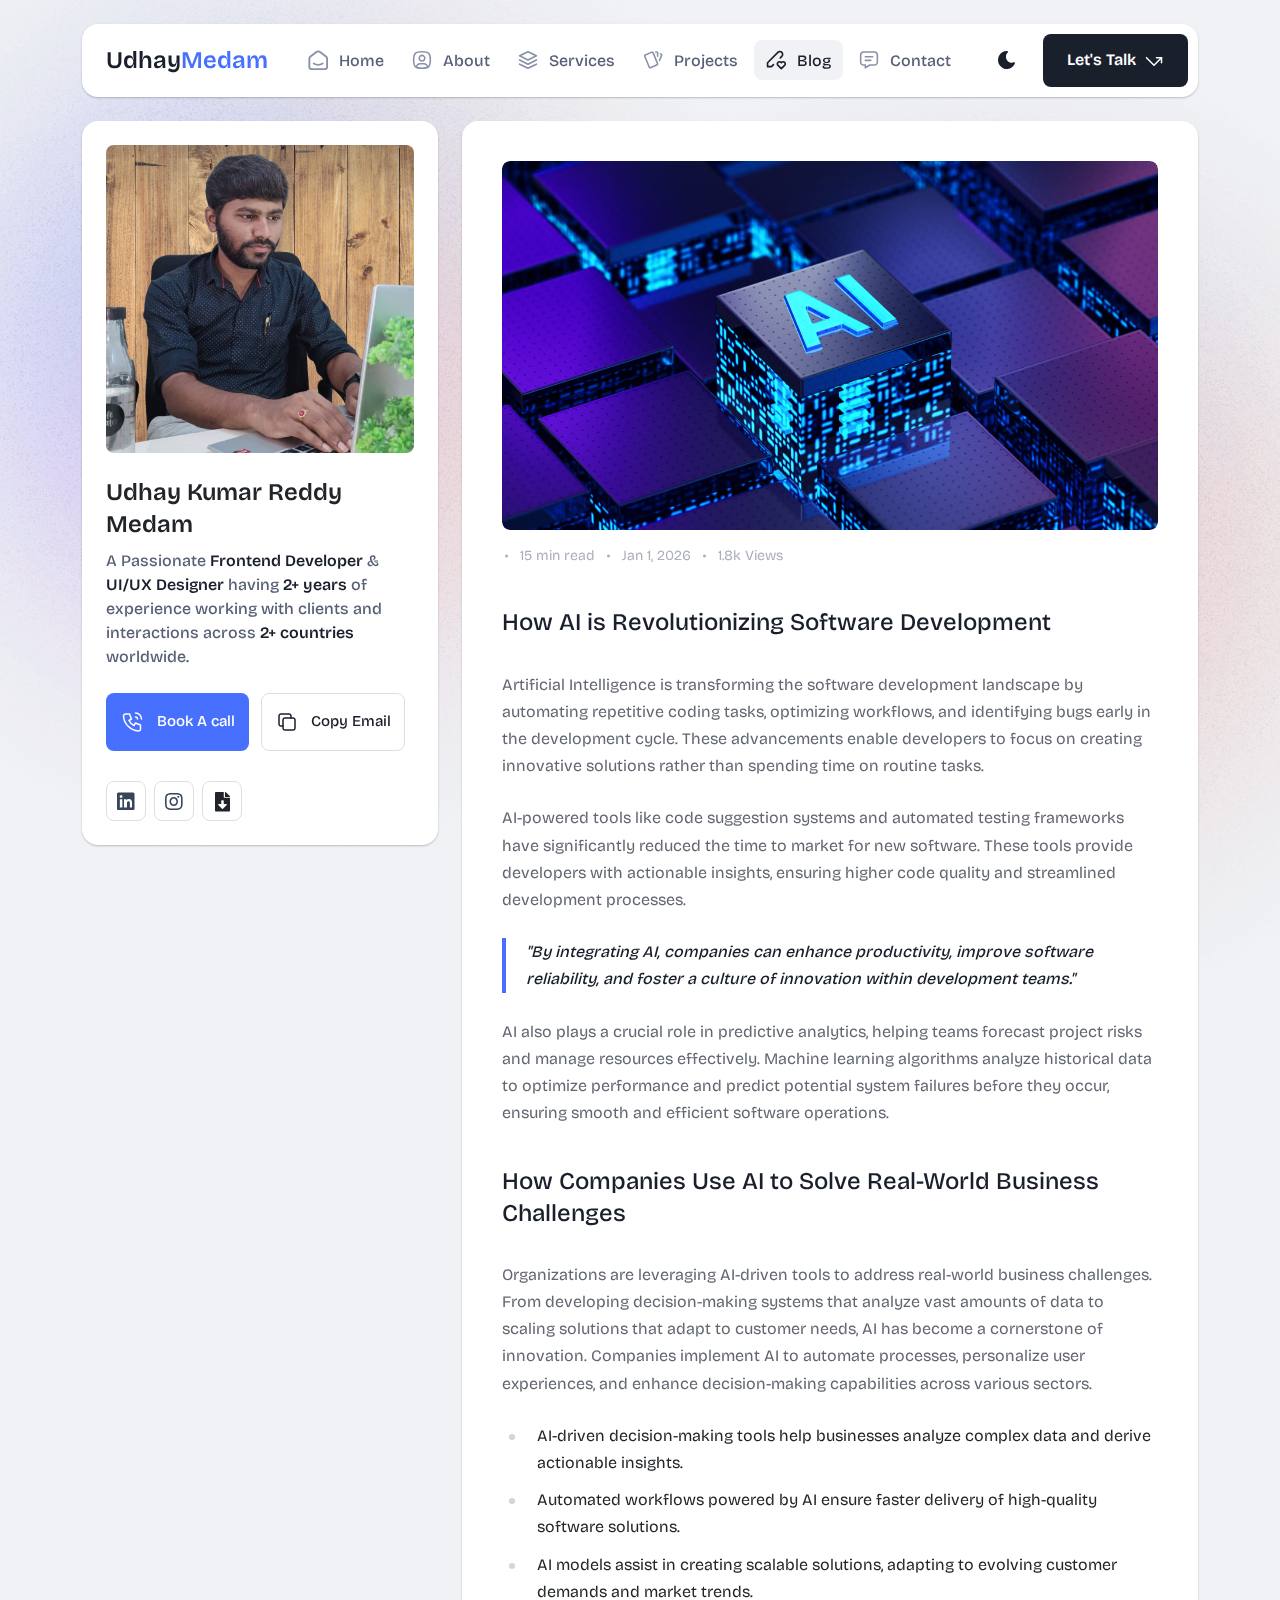
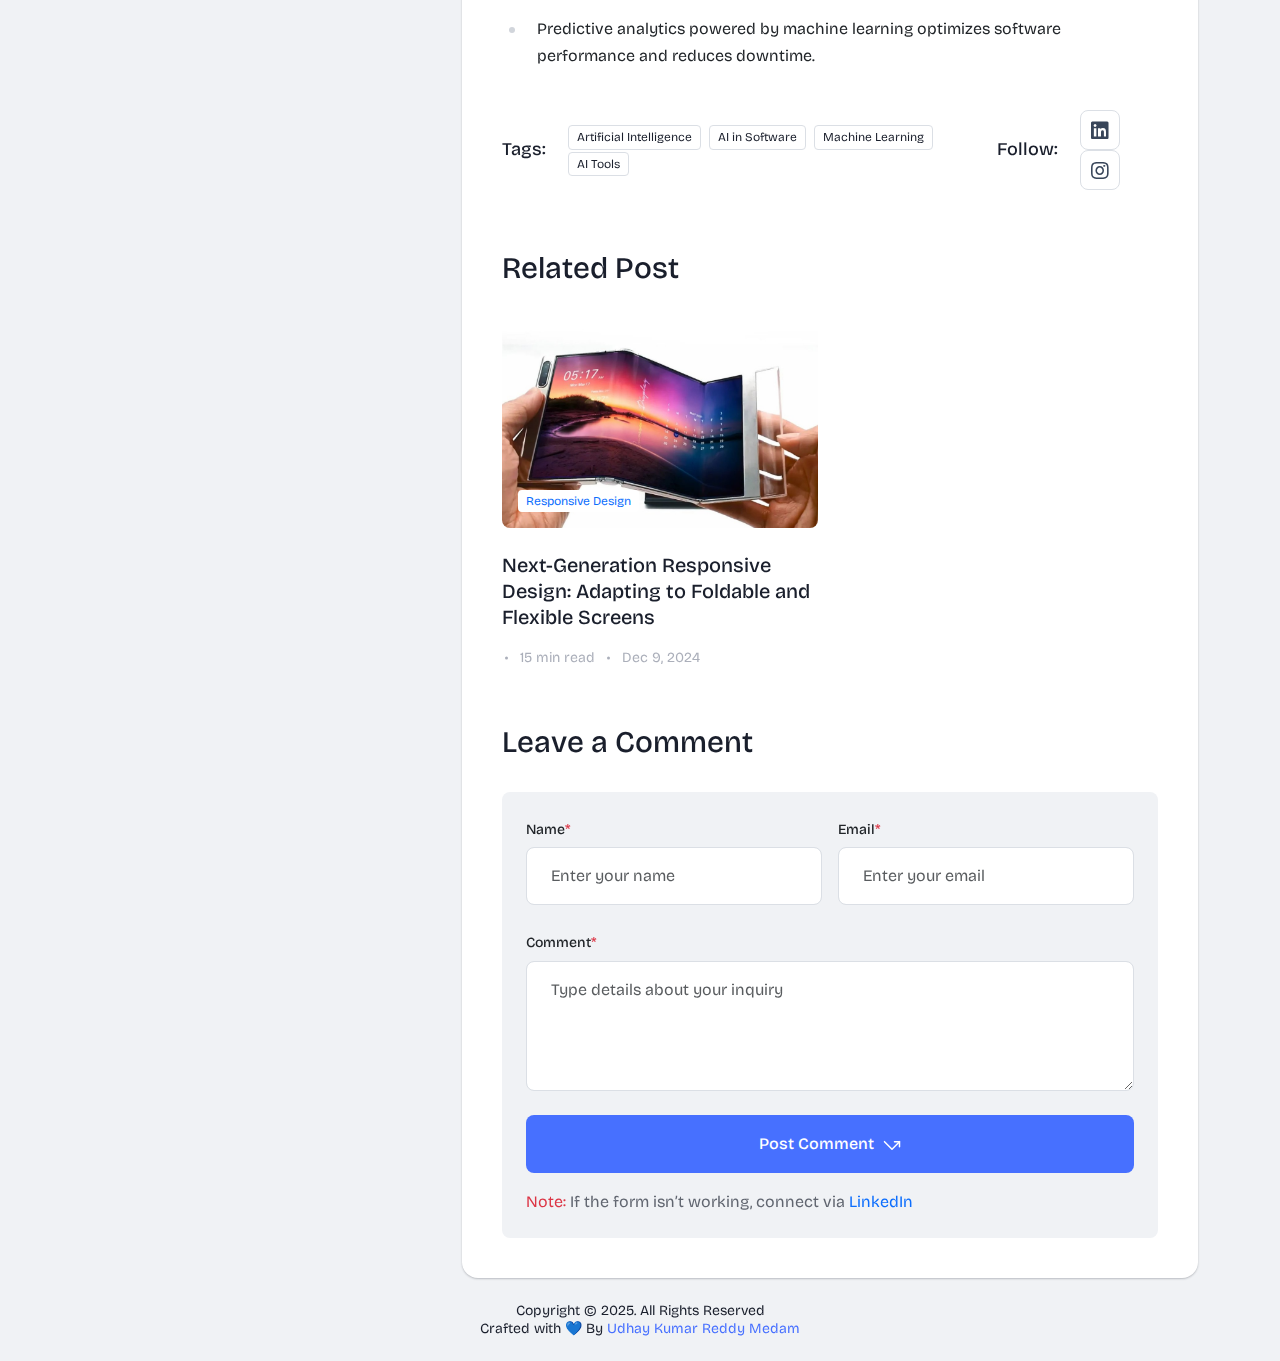
<file: AI-article.html>
<!DOCTYPE html>
<html lang="en">

<head>
  <meta charset="UTF-8">
  <meta http-equiv="X-UA-Compatible" content="IE=edge">
  <title>Udhay Kumar Reddy Medam</title>
  <meta name="description" content="Udhay Kumar Reddy Medam">
  <meta name="viewport" content="width=device-width, initial-scale=1">

  <link rel="shortcut icon" type="image/x-icon" href="assets/img/favicon.png">
  <!-- Place favicon.ico in the root directory -->

  <!-- CSS here -->
  <link rel="stylesheet" href="assets/css/bootstrap.min.css">
  <link rel="stylesheet" href="assets/fontawsome/css/all.min.css">
  <link rel="stylesheet" href="assets/fontawsome/css/fontawesome.min.css">
  <link rel="stylesheet" href="assets/css/slick.css">
  <link rel="stylesheet" href="assets/css/magnific-popup.css">
  <link rel="stylesheet" href="assets/css/style.css">
  <link rel="stylesheet" href="assets/css/responsive.css">
</head>

<body>
  <div id="page-content">
    <!-- header part start -->
    <header class="header-area">
      <nav class="navbar">
        <div class="container">
          <div class="menu-container">
            <div class="logo">
              <a class="navbar-brand me-0" href="index.html">
                <!-- <img src="./assets/img/udhaymedam.png" style="border-radius: 50%; width: 40px; height: 40px;" /> -->
                <span>Udhay<span class="primary">Medam</span></span>
              </a>
            </div>
            <div class="navbar-main d-flex flex-grow-1">
              <div class="logo inner-logo d-block d-xl-none">
                <a class="navbar-brand me-0" href="index.html">
                  <!-- <img src="./assets/img/udhaymedam.png" style="border-radius: 50%; width: 40px; height: 40px;" /> -->
                  <span>Udhay<span class="primary">Medam</span></span>
                </a>
              </div>
              <ul class="navbar-info mx-auto">
                <li class="nav-item">
                  <a class="nav-link" aria-current="page" href="index.html">
                    <svg class="nav-icon" viewBox="0 0 15 15" fill="none" xmlns="http://www.w3.org/2000/svg">
                      <path
                        d="M13.475 4.92481L9.03083 1.46814C8.64082 1.16473 8.1608 1 7.66667 1C7.17254 1 6.69251 1.16473 6.3025 1.46814L1.8575 4.92481C1.59037 5.13254 1.37424 5.39858 1.22563 5.7026C1.07701 6.00662 0.99984 6.34058 1 6.67897V12.679C1 13.121 1.17559 13.5449 1.48816 13.8575C1.80072 14.17 2.22464 14.3456 2.66667 14.3456H12.6667C13.1087 14.3456 13.5326 14.17 13.8452 13.8575C14.1577 13.5449 14.3333 13.121 14.3333 12.679V6.67897C14.3333 5.99314 14.0167 5.34564 13.475 4.92481Z"
                        stroke-width="1.4" stroke-linecap="round" stroke-linejoin="round" />
                      <path d="M10.9753 10.1665C9.13359 11.2773 6.14859 11.2773 4.30859 10.1665" stroke-width="1.4"
                        stroke-linecap="round" stroke-linejoin="round" />
                    </svg>
                    <span>Home</span>
                  </a>
                </li>
                <li class="nav-item">
                  <a class="nav-link" href="about.html">
                    <svg class="nav-icon" viewBox="0 0 18 18" fill="none" xmlns="http://www.w3.org/2000/svg">
                      <path
                        d="M9 9.8335C9.66304 9.8335 10.2989 9.5701 10.7678 9.10126C11.2366 8.63242 11.5 7.99654 11.5 7.3335C11.5 6.67045 11.2366 6.03457 10.7678 5.56573C10.2989 5.09689 9.66304 4.8335 9 4.8335C8.33696 4.8335 7.70107 5.09689 7.23223 5.56573C6.76339 6.03457 6.5 6.67045 6.5 7.3335C6.5 7.99654 6.76339 8.63242 7.23223 9.10126C7.70107 9.5701 8.33696 9.8335 9 9.8335Z"
                        stroke-width="1.4" stroke-linecap="round" stroke-linejoin="round" />
                      <path
                        d="M9 1.5C15 1.5 16.5 3 16.5 9C16.5 15 15 16.5 9 16.5C3 16.5 1.5 15 1.5 9C1.5 3 3 1.5 9 1.5Z"
                        stroke-width="1.4" stroke-linecap="round" stroke-linejoin="round" />
                      <path
                        d="M4 15.7085V15.6668C4 14.7828 4.35119 13.9349 4.97631 13.3098C5.60143 12.6847 6.44928 12.3335 7.33333 12.3335H10.6667C11.5507 12.3335 12.3986 12.6847 13.0237 13.3098C13.6488 13.9349 14 14.7828 14 15.6668V15.7085"
                        stroke-width="1.4" stroke-linecap="round" stroke-linejoin="round" />
                    </svg>
                    About
                  </a>
                </li>
                <li class="nav-item">
                  <a class="nav-link" href="services.html">
                    <svg class="nav-icon" viewBox="0 0 16 16" fill="none" xmlns="http://www.w3.org/2000/svg">
                      <path d="M7.99967 1.3335L1.33301 4.66683L7.99967 8.00016L14.6663 4.66683L7.99967 1.3335Z"
                        stroke-width="1.4" stroke-linecap="round" stroke-linejoin="round" />
                      <path d="M1.33301 8L7.99967 11.3333L14.6663 8" stroke-width="1.4" stroke-linecap="round"
                        stroke-linejoin="round" />
                      <path d="M1.33301 11.3335L7.99967 14.6668L14.6663 11.3335" stroke-width="1.4"
                        stroke-linecap="round" stroke-linejoin="round" />
                    </svg>
                    Services
                  </a>
                </li>
                <li class="nav-item">
                  <a class="nav-link" href="projects.html">
                    <svg class="nav-icon" viewBox="0 0 18 17" fill="none" xmlns="http://www.w3.org/2000/svg">
                      <path
                        d="M2.00326 3.99733L7.95159 1.40649C8.04974 1.36442 8.15533 1.34243 8.26212 1.34181C8.3689 1.34119 8.47473 1.36196 8.57337 1.40289C8.67201 1.44382 8.76145 1.50408 8.83642 1.58013C8.9114 1.65617 8.97039 1.74646 9.00992 1.84566L13.1133 11.764C13.1985 11.9651 13.2014 12.1917 13.1213 12.3949C13.0412 12.5982 12.8845 12.7618 12.6849 12.8507L6.73742 15.4415C6.63922 15.4837 6.53356 15.5058 6.42668 15.5065C6.3198 15.5072 6.21387 15.4864 6.11514 15.4455C6.0164 15.4046 5.92688 15.3442 5.85184 15.2681C5.7768 15.192 5.71778 15.1016 5.67826 15.0023L1.57492 5.08316C1.48963 4.88204 1.48673 4.65546 1.56684 4.45222C1.64696 4.24898 1.80367 4.08616 2.00326 3.99733Z"
                        stroke-width="1.4" stroke-linecap="round" stroke-linejoin="round" />
                      <path
                        d="M11.5 1.3335H12.3333C12.5543 1.3335 12.7663 1.42129 12.9226 1.57757C13.0789 1.73385 13.1667 1.94582 13.1667 2.16683V5.0835"
                        stroke-width="1.4" stroke-linecap="round" stroke-linejoin="round" />
                      <path
                        d="M15.6663 3C15.8863 3.09333 16.0997 3.18083 16.3063 3.2625C16.5098 3.34882 16.6706 3.51241 16.7534 3.71729C16.8362 3.92217 16.8343 4.15155 16.748 4.355L14.833 8.83334"
                        stroke-width="1.4" stroke-linecap="round" stroke-linejoin="round" />
                    </svg>
                    Projects
                  </a>
                </li>
                <li class="nav-item">
                  <a class="nav-link active" href="blog.html">
                    <svg class="nav-icon" viewBox="0 0 17 16" fill="none" xmlns="http://www.w3.org/2000/svg">
                      <path
                        d="M12.1663 6.16676L13.4163 4.91676C13.6352 4.69789 13.8088 4.43805 13.9273 4.15208C14.0457 3.86612 14.1067 3.55962 14.1067 3.25009C14.1067 2.94056 14.0457 2.63406 13.9273 2.3481C13.8088 2.06213 13.6352 1.80229 13.4163 1.58342C13.1975 1.36455 12.9376 1.19094 12.6517 1.07248C12.3657 0.954033 12.0592 0.893066 11.7497 0.893066C11.4401 0.893066 11.1336 0.954033 10.8477 1.07248C10.5617 1.19094 10.3019 1.36455 10.083 1.58342L1.33301 10.3334V13.6668H4.66634L6.33301 12.0001"
                        stroke-width="1.4" stroke-linecap="round" stroke-linejoin="round" />
                      <path
                        d="M13.0004 15.3335L15.7921 12.5968C15.9633 12.4307 16.0995 12.232 16.1926 12.0124C16.2857 11.7927 16.3339 11.5567 16.3343 11.3181C16.3347 11.0796 16.2873 10.8434 16.1948 10.6235C16.1024 10.4035 15.9669 10.2044 15.7963 10.0377C15.448 9.69712 14.9806 9.50602 14.4935 9.50509C14.0065 9.50415 13.5383 9.69346 13.1888 10.0327L13.0021 10.216L12.8163 10.0327C12.4681 9.69237 12.0008 9.50143 11.5139 9.50049C11.0271 9.49956 10.5591 9.68871 10.2096 10.0277C10.0383 10.1937 9.9021 10.3924 9.80891 10.612C9.71572 10.8316 9.66746 11.0677 9.667 11.3062C9.66653 11.5447 9.71386 11.781 9.80619 12.0009C9.89853 12.2209 10.034 12.4201 10.2046 12.5868L13.0004 15.3335Z"
                        stroke-width="1.4" stroke-linecap="round" stroke-linejoin="round" />
                    </svg>
                    Blog
                  </a>
                </li>
                <li class="nav-item">
                  <a class="nav-link" href="contact.html">
                    <svg class="nav-icon" viewBox="0 0 18 17" fill="none" xmlns="http://www.w3.org/2000/svg">
                      <path d="M5.66699 5.5H12.3337" stroke-width="1.4" stroke-linecap="round"
                        stroke-linejoin="round" />
                      <path d="M5.66699 8.8335H10.667" stroke-width="1.4" stroke-linecap="round"
                        stroke-linejoin="round" />
                      <path
                        d="M14 1.3335C14.663 1.3335 15.2989 1.59689 15.7678 2.06573C16.2366 2.53457 16.5 3.17045 16.5 3.8335V10.5002C16.5 11.1632 16.2366 11.7991 15.7678 12.2679C15.2989 12.7368 14.663 13.0002 14 13.0002H9.83333L5.66667 15.5002V13.0002H4C3.33696 13.0002 2.70107 12.7368 2.23223 12.2679C1.76339 11.7991 1.5 11.1632 1.5 10.5002V3.8335C1.5 3.17045 1.76339 2.53457 2.23223 2.06573C2.70107 1.59689 3.33696 1.3335 4 1.3335H14Z"
                        stroke-width="1.4" stroke-linecap="round" stroke-linejoin="round" />
                    </svg>
                    Contact
                  </a>
                </li>
              </ul>
              <div class="header-right-info d-flex align-items-center">
                <button class="theme-control-btn">
                  <span class="dark">
                    <svg width="24" height="24" viewBox="0 0 24 24" fill="none" xmlns="http://www.w3.org/2000/svg">
                      <path
                        d="M11.8005 3C10.207 3.0003 8.64356 3.44286 7.27683 4.28049C5.91011 5.11811 4.79139 6.31937 4.04002 7.75612C3.28865 9.19288 2.93281 10.8112 3.01046 12.4386C3.08811 14.0659 3.59633 15.6411 4.48091 16.9963C5.3655 18.3514 6.59326 19.4356 8.03324 20.1333C9.47322 20.8309 11.0714 21.1157 12.6573 20.9574C14.2432 20.7991 15.7573 20.2036 17.0381 19.2344C18.319 18.2652 19.3185 16.9587 19.9301 15.4542C20.2302 14.7162 19.5111 13.9746 18.7875 14.2752C17.5475 14.7888 16.1706 14.8418 14.8963 14.425C13.622 14.0082 12.5308 13.1479 11.8126 11.9937C11.0943 10.8396 10.7943 9.4645 10.9648 8.10764C11.1353 6.75077 11.7655 5.49792 12.7458 4.5669L12.8136 4.4949C13.2986 3.9279 12.913 3.0072 12.1464 3.0072H11.9122L11.8524 3.0018L11.7996 3H11.8005Z"
                        fill="#1A1F2C" />
                    </svg>
                    <small class="theme-text d-block d-xl-none">Change appearance</small>
                  </span>
                  <span class="light">
                    <svg width="24" height="24" viewBox="0 0 24 24" fill="none" xmlns="http://www.w3.org/2000/svg">
                      <path
                        d="M12 19C12.2449 19 12.4813 19.09 12.6644 19.2527C12.8474 19.4155 12.9643 19.6397 12.993 19.883L13 20V21C12.9997 21.2549 12.9021 21.5 12.7272 21.6854C12.5522 21.8707 12.313 21.9822 12.0586 21.9972C11.8042 22.0121 11.5536 21.9293 11.3582 21.7657C11.1627 21.6021 11.0371 21.3701 11.007 21.117L11 21V20C11 19.7348 11.1054 19.4804 11.2929 19.2929C11.4804 19.1054 11.7348 19 12 19Z"
                        fill="#FD7E41" />
                      <path
                        d="M18.3127 16.9099L18.4067 16.9929L19.1067 17.6929C19.2861 17.8729 19.3902 18.1144 19.398 18.3683C19.4057 18.6223 19.3165 18.8697 19.1485 19.0602C18.9804 19.2508 18.7462 19.3702 18.4933 19.3943C18.2403 19.4184 17.9877 19.3454 17.7867 19.1899L17.6927 19.1069L16.9927 18.4069C16.8202 18.2347 16.7165 18.0053 16.7012 17.7619C16.6859 17.5186 16.76 17.278 16.9097 17.0855C17.0593 16.893 17.2741 16.7618 17.5137 16.7166C17.7533 16.6713 18.0012 16.7152 18.2107 16.8399L18.3127 16.9099Z"
                        fill="#FD7E41" />
                      <path
                        d="M7.00747 16.993C7.17965 17.1652 7.28308 17.3943 7.29836 17.6373C7.31364 17.8803 7.23972 18.1206 7.09047 18.313L7.00747 18.407L6.30747 19.107C6.12751 19.2863 5.88604 19.3905 5.63209 19.3982C5.37814 19.406 5.13076 19.3168 4.94019 19.1487C4.74963 18.9807 4.63017 18.7464 4.60607 18.4935C4.58198 18.2406 4.65506 17.988 4.81047 17.787L4.89347 17.693L5.59347 16.993C5.781 16.8055 6.03531 16.7002 6.30047 16.7002C6.56563 16.7002 6.81994 16.8055 7.00747 16.993Z"
                        fill="#FD7E41" />
                      <path
                        d="M3.99987 11C4.25475 11.0003 4.4999 11.0979 4.68524 11.2728C4.87057 11.4478 4.9821 11.687 4.99704 11.9414C5.01198 12.1958 4.92919 12.4464 4.7656 12.6418C4.60201 12.8373 4.36996 12.9629 4.11687 12.993L3.99987 13H2.99987C2.74499 12.9997 2.49984 12.9021 2.3145 12.7272C2.12916 12.5522 2.01763 12.313 2.0027 12.0586C1.98776 11.8042 2.07054 11.5536 2.23413 11.3582C2.39772 11.1627 2.62977 11.0371 2.88287 11.007L2.99987 11H3.99987Z"
                        fill="#FD7E41" />
                      <path
                        d="M20.9999 11C21.2547 11.0003 21.4999 11.0979 21.6852 11.2728C21.8706 11.4478 21.9821 11.687 21.997 11.9414C22.012 12.1958 21.9292 12.4464 21.7656 12.6418C21.602 12.8373 21.37 12.9629 21.1169 12.993L20.9999 13H19.9999C19.745 12.9997 19.4998 12.9021 19.3145 12.7272C19.1292 12.5522 19.0176 12.313 19.0027 12.0586C18.9878 11.8042 19.0705 11.5536 19.2341 11.3582C19.3977 11.1627 19.6298 11.0371 19.8829 11.007L19.9999 11H20.9999Z"
                        fill="#FD7E41" />
                      <path
                        d="M6.21264 4.80985L6.30664 4.89285L7.00664 5.59285C7.18599 5.77281 7.29011 6.01429 7.29787 6.26824C7.30562 6.52219 7.21642 6.76957 7.04839 6.96013C6.88036 7.1507 6.64609 7.27016 6.39316 7.29425C6.14024 7.31834 5.88763 7.24526 5.68664 7.08985L5.59264 7.00685L4.89264 6.30685C4.72073 6.13453 4.61757 5.90543 4.6025 5.66248C4.58744 5.41954 4.6615 5.17945 4.8108 4.98721C4.9601 4.79497 5.1744 4.66378 5.41351 4.61824C5.65262 4.57271 5.90013 4.61594 6.10964 4.73985L6.21264 4.80985Z"
                        fill="#FD7E41" />
                      <path
                        d="M19.1071 4.89288C19.2793 5.06508 19.3827 5.29418 19.398 5.5372C19.4132 5.78023 19.3393 6.02048 19.1901 6.21288L19.1071 6.30688L18.4071 7.00688C18.2271 7.18623 17.9856 7.29036 17.7317 7.29811C17.4777 7.30587 17.2304 7.21667 17.0398 7.04864C16.8492 6.8806 16.7298 6.64633 16.7057 6.39341C16.6816 6.14049 16.7547 5.88788 16.9101 5.68688L16.9931 5.59288L17.6931 4.89288C17.8806 4.70541 18.1349 4.6001 18.4001 4.6001C18.6652 4.6001 18.9196 4.70541 19.1071 4.89288Z"
                        fill="#FD7E41" />
                      <path
                        d="M12 2C12.2449 2.00003 12.4813 2.08996 12.6644 2.25272C12.8474 2.41547 12.9643 2.63975 12.993 2.883L13 3V4C12.9997 4.25488 12.9021 4.50003 12.7272 4.68537C12.5522 4.8707 12.313 4.98223 12.0586 4.99717C11.8042 5.01211 11.5536 4.92933 11.3582 4.76573C11.1627 4.60214 11.0371 4.3701 11.007 4.117L11 4V3C11 2.73478 11.1054 2.48043 11.2929 2.29289C11.4804 2.10536 11.7348 2 12 2Z"
                        fill="#FD7E41" />
                      <path
                        d="M12 7C12.9797 6.99994 13.9378 7.28769 14.7553 7.8275C15.5729 8.36731 16.2138 9.1354 16.5986 10.0364C16.9833 10.9373 17.0949 11.9315 16.9195 12.8953C16.7441 13.8592 16.2893 14.7502 15.6118 15.4579C14.9343 16.1655 14.0638 16.6585 13.1085 16.8756C12.1532 17.0928 11.1552 17.0245 10.2383 16.6793C9.3215 16.334 8.52629 15.7271 7.95146 14.9338C7.37663 14.1405 7.04752 13.1958 7.005 12.217L7 12L7.005 11.783C7.06092 10.4958 7.61161 9.27978 8.54222 8.38866C9.47284 7.49754 10.7115 7.00007 12 7Z"
                        fill="#FD7E41" />
                    </svg>
                    <small class="theme-text d-block d-xl-none">Change Appearance</small>
                  </span>
                </button>
                <a href="contact.html" class="lets-talk-btn">
                  Let's Talk<svg class="icon" width="20" height="20" viewBox="0 0 20 20" fill="none"
                    xmlns="http://www.w3.org/2000/svg">
                    <path d="M17.5 11.6665V6.6665H12.5" stroke="white" stroke-width="1.5" stroke-linecap="round"
                      stroke-linejoin="round" />
                    <path d="M17.5 6.6665L10 14.1665L2.5 6.6665" stroke="white" stroke-width="1.5"
                      stroke-linecap="round" stroke-linejoin="round" />
                  </svg>
                </a>
              </div>
            </div>
            <div class="mobile-menu-overlay d-block d-lg-none"></div>
            <div class="align-items-center d-flex gap-3 d-block d-xl-none">
              <button class="theme-control-btn border-0 p-1" style="border-radius: 10px; background:none;">
                <span class="dark">
                  <svg width="24" height="24" viewBox="0 0 24 24" fill="none" xmlns="http://www.w3.org/2000/svg">
                    <path
                      d="M11.8005 3C10.207 3.0003 8.64356 3.44286 7.27683 4.28049C5.91011 5.11811 4.79139 6.31937 4.04002 7.75612C3.28865 9.19288 2.93281 10.8112 3.01046 12.4386C3.08811 14.0659 3.59633 15.6411 4.48091 16.9963C5.3655 18.3514 6.59326 19.4356 8.03324 20.1333C9.47322 20.8309 11.0714 21.1157 12.6573 20.9574C14.2432 20.7991 15.7573 20.2036 17.0381 19.2344C18.319 18.2652 19.3185 16.9587 19.9301 15.4542C20.2302 14.7162 19.5111 13.9746 18.7875 14.2752C17.5475 14.7888 16.1706 14.8418 14.8963 14.425C13.622 14.0082 12.5308 13.1479 11.8126 11.9937C11.0943 10.8396 10.7943 9.4645 10.9648 8.10764C11.1353 6.75077 11.7655 5.49792 12.7458 4.5669L12.8136 4.4949C13.2986 3.9279 12.913 3.0072 12.1464 3.0072H11.9122L11.8524 3.0018L11.7996 3H11.8005Z"
                      fill="#1A1F2C" />
                  </svg>
                </span>
                <span class="light">
                  <svg width="24" height="24" viewBox="0 0 24 24" fill="none" xmlns="http://www.w3.org/2000/svg">
                    <path
                      d="M12 19C12.2449 19 12.4813 19.09 12.6644 19.2527C12.8474 19.4155 12.9643 19.6397 12.993 19.883L13 20V21C12.9997 21.2549 12.9021 21.5 12.7272 21.6854C12.5522 21.8707 12.313 21.9822 12.0586 21.9972C11.8042 22.0121 11.5536 21.9293 11.3582 21.7657C11.1627 21.6021 11.0371 21.3701 11.007 21.117L11 21V20C11 19.7348 11.1054 19.4804 11.2929 19.2929C11.4804 19.1054 11.7348 19 12 19Z"
                      fill="#FD7E41" />
                    <path
                      d="M18.3127 16.9099L18.4067 16.9929L19.1067 17.6929C19.2861 17.8729 19.3902 18.1144 19.398 18.3683C19.4057 18.6223 19.3165 18.8697 19.1485 19.0602C18.9804 19.2508 18.7462 19.3702 18.4933 19.3943C18.2403 19.4184 17.9877 19.3454 17.7867 19.1899L17.6927 19.1069L16.9927 18.4069C16.8202 18.2347 16.7165 18.0053 16.7012 17.7619C16.6859 17.5186 16.76 17.278 16.9097 17.0855C17.0593 16.893 17.2741 16.7618 17.5137 16.7166C17.7533 16.6713 18.0012 16.7152 18.2107 16.8399L18.3127 16.9099Z"
                      fill="#FD7E41" />
                    <path
                      d="M7.00747 16.993C7.17965 17.1652 7.28308 17.3943 7.29836 17.6373C7.31364 17.8803 7.23972 18.1206 7.09047 18.313L7.00747 18.407L6.30747 19.107C6.12751 19.2863 5.88604 19.3905 5.63209 19.3982C5.37814 19.406 5.13076 19.3168 4.94019 19.1487C4.74963 18.9807 4.63017 18.7464 4.60607 18.4935C4.58198 18.2406 4.65506 17.988 4.81047 17.787L4.89347 17.693L5.59347 16.993C5.781 16.8055 6.03531 16.7002 6.30047 16.7002C6.56563 16.7002 6.81994 16.8055 7.00747 16.993Z"
                      fill="#FD7E41" />
                    <path
                      d="M3.99987 11C4.25475 11.0003 4.4999 11.0979 4.68524 11.2728C4.87057 11.4478 4.9821 11.687 4.99704 11.9414C5.01198 12.1958 4.92919 12.4464 4.7656 12.6418C4.60201 12.8373 4.36996 12.9629 4.11687 12.993L3.99987 13H2.99987C2.74499 12.9997 2.49984 12.9021 2.3145 12.7272C2.12916 12.5522 2.01763 12.313 2.0027 12.0586C1.98776 11.8042 2.07054 11.5536 2.23413 11.3582C2.39772 11.1627 2.62977 11.0371 2.88287 11.007L2.99987 11H3.99987Z"
                      fill="#FD7E41" />
                    <path
                      d="M20.9999 11C21.2547 11.0003 21.4999 11.0979 21.6852 11.2728C21.8706 11.4478 21.9821 11.687 21.997 11.9414C22.012 12.1958 21.9292 12.4464 21.7656 12.6418C21.602 12.8373 21.37 12.9629 21.1169 12.993L20.9999 13H19.9999C19.745 12.9997 19.4998 12.9021 19.3145 12.7272C19.1292 12.5522 19.0176 12.313 19.0027 12.0586C18.9878 11.8042 19.0705 11.5536 19.2341 11.3582C19.3977 11.1627 19.6298 11.0371 19.8829 11.007L19.9999 11H20.9999Z"
                      fill="#FD7E41" />
                    <path
                      d="M6.21264 4.80985L6.30664 4.89285L7.00664 5.59285C7.18599 5.77281 7.29011 6.01429 7.29787 6.26824C7.30562 6.52219 7.21642 6.76957 7.04839 6.96013C6.88036 7.1507 6.64609 7.27016 6.39316 7.29425C6.14024 7.31834 5.88763 7.24526 5.68664 7.08985L5.59264 7.00685L4.89264 6.30685C4.72073 6.13453 4.61757 5.90543 4.6025 5.66248C4.58744 5.41954 4.6615 5.17945 4.8108 4.98721C4.9601 4.79497 5.1744 4.66378 5.41351 4.61824C5.65262 4.57271 5.90013 4.61594 6.10964 4.73985L6.21264 4.80985Z"
                      fill="#FD7E41" />
                    <path
                      d="M19.1071 4.89288C19.2793 5.06508 19.3827 5.29418 19.398 5.5372C19.4132 5.78023 19.3393 6.02048 19.1901 6.21288L19.1071 6.30688L18.4071 7.00688C18.2271 7.18623 17.9856 7.29036 17.7317 7.29811C17.4777 7.30587 17.2304 7.21667 17.0398 7.04864C16.8492 6.8806 16.7298 6.64633 16.7057 6.39341C16.6816 6.14049 16.7547 5.88788 16.9101 5.68688L16.9931 5.59288L17.6931 4.89288C17.8806 4.70541 18.1349 4.6001 18.4001 4.6001C18.6652 4.6001 18.9196 4.70541 19.1071 4.89288Z"
                      fill="#FD7E41" />
                    <path
                      d="M12 2C12.2449 2.00003 12.4813 2.08996 12.6644 2.25272C12.8474 2.41547 12.9643 2.63975 12.993 2.883L13 3V4C12.9997 4.25488 12.9021 4.50003 12.7272 4.68537C12.5522 4.8707 12.313 4.98223 12.0586 4.99717C11.8042 5.01211 11.5536 4.92933 11.3582 4.76573C11.1627 4.60214 11.0371 4.3701 11.007 4.117L11 4V3C11 2.73478 11.1054 2.48043 11.2929 2.29289C11.4804 2.10536 11.7348 2 12 2Z"
                      fill="#FD7E41" />
                    <path
                      d="M12 7C12.9797 6.99994 13.9378 7.28769 14.7553 7.8275C15.5729 8.36731 16.2138 9.1354 16.5986 10.0364C16.9833 10.9373 17.0949 11.9315 16.9195 12.8953C16.7441 13.8592 16.2893 14.7502 15.6118 15.4579C14.9343 16.1655 14.0638 16.6585 13.1085 16.8756C12.1532 17.0928 11.1552 17.0245 10.2383 16.6793C9.3215 16.334 8.52629 15.7271 7.95146 14.9338C7.37663 14.1405 7.04752 13.1958 7.005 12.217L7 12L7.005 11.783C7.06092 10.4958 7.61161 9.27978 8.54222 8.38866C9.47284 7.49754 10.7115 7.00007 12 7Z"
                      fill="#FD7E41" />
                  </svg>
                </span>
              </button>
              <div class="mobile-menu-control-bar d-block d-xl-none">

                <button class="mobile-menu-control-bar">
                  <i class="fas fa-bars"></i>
                </button>
              </div>
            </div>
          </div>
        </div>
      </nav>
    </header>
    <!-- header part end -->

    <!-- main area part start -->
    <main>

      <section class="content-box-area mt-4">
        <div class="container">
          <div class="row g-4">
            <div class="col-xl-4 d-none d-xl-block">
              <div class="card profile-card">
                <div class="card-body">
                  <div class="image text-center">
                    <img src="assets/img/images/udhaymedam pics (4).png" alt="profile" class="img-fluid w-100">
                  </div>
                  <div class="text">
                    <h3 class="card-title">Udhay Kumar Reddy Medam</h3>
                    <p>
                      A Passionate <span>Frontend Developer</span> & <span>UI/UX Designer</span> having
                      <span>2+ years</span> of experience working with clients and interactions
                      across <span>2+ countries</span> worldwide.
                    </p>
                    <div class="common-button-groups">
                      <a class="btn btn-call" href="tel:+919704241821">
                        <svg class="icon" width="25" height="24" viewBox="0 0 25 24" fill="none"
                          xmlns="http://www.w3.org/2000/svg">
                          <path
                            d="M5.5 4H9.5L11.5 9L9 10.5C10.071 12.6715 11.8285 14.429 14 15.5L15.5 13L20.5 15V19C20.5 19.5304 20.2893 20.0391 19.9142 20.4142C19.5391 20.7893 19.0304 21 18.5 21C14.5993 20.763 10.9202 19.1065 8.15683 16.3432C5.3935 13.5798 3.73705 9.90074 3.5 6C3.5 5.46957 3.71071 4.96086 4.08579 4.58579C4.46086 4.21071 4.96957 4 5.5 4Z"
                            stroke="white" stroke-width="1.5" stroke-linecap="round" stroke-linejoin="round" />
                          <path
                            d="M15.5 7C16.0304 7 16.5391 7.21071 16.9142 7.58579C17.2893 7.96086 17.5 8.46957 17.5 9"
                            stroke="white" stroke-width="1.5" stroke-linecap="round" stroke-linejoin="round" />
                          <path d="M15.5 3C17.0913 3 18.6174 3.63214 19.7426 4.75736C20.8679 5.88258 21.5 7.4087 21.5 9"
                            stroke="white" stroke-width="1.5" stroke-linecap="round" stroke-linejoin="round" />
                        </svg>
                        Book A call
                      </a>
                      <button class="btn btn-copy" data-clipboard-text="udhaykumarmedam@gmail.com">
                        <svg class="icon" width="24" height="24" viewBox="0 0 24 24" fill="none"
                          xmlns="http://www.w3.org/2000/svg">
                          <path
                            d="M8 10C8 9.46957 8.21071 8.96086 8.58579 8.58579C8.96086 8.21071 9.46957 8 10 8H18C18.5304 8 19.0391 8.21071 19.4142 8.58579C19.7893 8.96086 20 9.46957 20 10V18C20 18.5304 19.7893 19.0391 19.4142 19.4142C19.0391 19.7893 18.5304 20 18 20H10C9.46957 20 8.96086 19.7893 8.58579 19.4142C8.21071 19.0391 8 18.5304 8 18V10Z"
                            stroke-width="1.5" stroke-linecap="round" stroke-linejoin="round" />
                          <path
                            d="M16 8V6C16 5.46957 15.7893 4.96086 15.4142 4.58579C15.0391 4.21071 14.5304 4 14 4H6C5.46957 4 4.96086 4.21071 4.58579 4.58579C4.21071 4.96086 4 5.46957 4 6V14C4 14.5304 4.21071 15.0391 4.58579 15.4142C4.96086 15.7893 5.46957 16 6 16H8"
                            stroke-width="1.5" stroke-linecap="round" stroke-linejoin="round" />
                        </svg>
                        Copy Email
                      </button>
                    </div>
                    <div class="social-media-icon">
                      <ul class="list-unstyled">
                        <!-- <li><a href="#"><i class="fab fa-facebook"></i></a></li> -->
                        <li><a href="https://www.linkedin.com/in/mudhay/"><i class="fab fa-linkedin"></i></a></li>
                        <!-- <li><a href="#"><i class="fab fa-github"></i></a></li> -->
                        <li><a href="https://www.instagram.com/vividudhaytales/"><i class="fab fa-instagram"></i></a>
                        </li>
                        <!-- <li><a href="#"><i class="fab fa-twitter"></i></a></li> -->
                        <li><a><i class="fas fa-file-download"></i></a></li>
                      </ul>
                    </div>
                  </div>
                </div>
              </div>
            </div>
            <div class="col-xl-8">
              <div class="card content-box-card">
                <div class="card-body portfolio-card article-details-card">
                  <div class="article-details-area">
                    <div class="main-image">
                      <img
                        src="assets/img/images/artificial intelligence blog - Transforming IT with AI Innovations.jpg"
                        alt="blog-img-1" class="img-fluid w-100">
                    </div>
                    <ul class="list-unstyled article-tags">
                      <li>15 min read</li>
                      <li>Jan 1, 2026</li>
                      <li>1.8k Views</li>
                    </ul>
                    <div class="article-details-text">
                      <h3 class="main-title">How AI is Revolutionizing Software Development</h3>
                      <p>Artificial Intelligence is transforming the software development
                        landscape by automating repetitive coding tasks, optimizing workflows,
                        and identifying bugs early in the development cycle. These advancements
                        enable developers to focus on creating innovative solutions rather than
                        spending time on routine tasks.</p>
                      <p>AI-powered tools like code suggestion systems and automated testing
                        frameworks have significantly reduced the time to market for new
                        software. These tools provide developers with actionable insights,
                        ensuring higher code quality and streamlined development processes.</p>
                      <blockquote>
                        <p>
                          "By integrating AI, companies can enhance productivity, improve
                          software reliability, and foster a culture of innovation within
                          development teams."
                        </p>
                      </blockquote>
                      <p>AI also plays a crucial role in predictive analytics, helping teams
                        forecast project risks and manage resources effectively. Machine
                        learning algorithms analyze historical data to optimize performance and
                        predict potential system failures before they occur, ensuring smooth and
                        efficient software operations.</p>
                      <h3 class="main-title inner-title">How Companies Use AI to Solve Real-World
                        Business Challenges</h3>
                      <p>Organizations are leveraging AI-driven tools to address real-world
                        business challenges. From developing decision-making systems that
                        analyze vast amounts of data to scaling solutions that adapt to customer
                        needs, AI has become a cornerstone of innovation. Companies implement AI
                        to automate processes, personalize user experiences, and enhance
                        decision-making capabilities across various sectors.</p>
                      <ul class="list-unstyled listed-info">
                        <li>AI-driven decision-making tools help businesses analyze complex data
                          and derive actionable insights.</li>
                        <li>Automated workflows powered by AI ensure faster delivery of
                          high-quality software solutions.</li>
                        <li>AI models assist in creating scalable solutions, adapting to
                          evolving customer demands and market trends.</li>
                        <li>Predictive analytics powered by machine learning optimizes software
                          performance and reduces downtime.</li>
                      </ul>
                      <div class="tags-and-share">
                        <div class="tags">
                          <h3 class="title">Tags:</h3>
                          <ul class="list-unstyled">
                            <li><a href="#">Artificial Intelligence</a></li>
                            <li><a href="#">AI in Software</a></li>
                            <li><a href="#">Machine Learning</a></li>
                            <li><a href="#">AI Tools</a></li>
                          </ul>
                        </div>

                        <div class="share">
                          <h3 class="title">Follow:</h3>
                          <div class="social-media-icon mt-0">
                            <ul class="list-unstyled">
                              <!-- <li><a href="#"><i class="fab fa-facebook"></i></a></li> -->
                              <li><a href="https://www.linkedin.com/in/mudhay/"><i class="fab fa-linkedin"></i></a></li>
                              <!-- <li><a href="#"><i class="fab fa-github"></i></a></li> -->
                              <li><a href="https://www.instagram.com/vividudhaytales/"><i
                                    class="fab fa-instagram"></i></a>
                              </li>
                              <!-- <li><a href="#"><i class="fab fa-twitter"></i></a></li> -->
                            </ul>
                          </div>
                        </div>
                      </div>
                      <div class="related-post">
                        <h2 class="main-common-title">Related Post
                        </h2>
                        <div class="row g-4">
                          <div class="col-md-6">
                            <div class="article-publications-item">
                              <div class="image">
                                <a href="article.html" class="d-block w-100">
                                  <img src="assets/img/images/blog.jpg" alt="blog-img-1" class="img-fluid w-100">
                                </a>
                                <a href="article.html" class="tags">Responsive
                                  Design</a>
                              </div>
                              <div class="text">
                                <a href="article.html" class="title">Next-Generation
                                  Responsive Design: Adapting to Foldable and Flexible
                                  Screens</a>
                                <ul class="list-unstyled">
                                  <li>15 min read</li>
                                  <li>Dec 9, 2024</li>
                                </ul>
                              </div>
                            </div>
                          </div>
                          <!-- <div class="col-md-6">
                                                    <div class="article-publications-item">
                                                    <div class="image">
                                                        <a href="article.html" class="d-block w-100">
                                                        <img src="assets/img/blog/blog-img-2.jpg" alt="blog-img-2" class="img-fluid w-100">
                                                        </a>
                                                        <a href="article.html" class="tags">Development</a>
                                                    </div>
                                                    <div class="text">
                                                        <a href="article.html" class="title">Want To Upgrade Your Brain? Stop Doing These 7
                                                        Things</a>
                                                        <ul class="list-unstyled">
                                                        <li>15 min read</li>
                                                        <li>Nov 6, 2023</li>
                                                        </ul>
                                                    </div>
                                                    </div> -->
                        </div>
                      </div>
                    </div>
                    <div class="leave-comments-area">
                      <h2 class="main-common-title">Leave a Comment
                      </h2>
                      <div class="comments-box">
                        <div class="row gx-3">
                          <div class="col-md-6">
                            <div class="mb-4">
                              <label class="form-label">Name<span class="text-danger">*</span></label>
                              <input type="text" class="form-control shadow-none" name="user-name" id="user-name"
                                placeholder="Enter your name" required>
                            </div>
                          </div>
                          <div class="col-md-6">
                            <div class="mb-4">
                              <label class="form-label">Email<span class="text-danger">*</span></label>
                              <input type="email" class="form-control shadow-none" id="user-email" name="user-email"
                                placeholder="Enter your email" required>
                            </div>
                          </div>
                          <div class="col-md-12">
                            <div class="mb-4">
                              <label class="form-label">Comment<span class="text-danger">*</span></label>
                              <textarea id="user-message" class="form-control shadow-none" rows="4"
                                placeholder="Type details about your inquiry" required></textarea>
                            </div>
                          </div>
                          <div class="col-md-12">
                            <button class="submit-btn" type="submit">
                              Post Comment
                              <svg class="icon" width="20" height="20" viewBox="0 0 20 20" fill="none"
                                xmlns="http://www.w3.org/2000/svg">
                                <path d="M17.5 11.6665V6.6665H12.5" stroke="white" stroke-width="1.5"
                                  stroke-linecap="round" stroke-linejoin="round"></path>
                                <path d="M17.5 6.6665L10 14.1665L2.5 6.6665" stroke="white" stroke-width="1.5"
                                  stroke-linecap="round" stroke-linejoin="round">
                                </path>
                              </svg>
                            </button>
                          </div>
                        </div>
                        <p class="mt-3"><span class="text-danger">Note:</span> If the form
                          isn’t working, connect via <a href="https://www.linkedin.com/in/mudhay/">LinkedIn</a></p>
                      </div>
                    </div>
                  </div>
                </div>
              </div>
            </div>
          </div>
        </div>
  </div>
  </section>

  <!-- background shape area start -->
  <div class="background-shapes">
    <div class="shape-1 common-shape">
      <img src="assets/img/bg/banner-shape-1.png" alt="banner-shape-1">
    </div>
    <div class="shape-2 common-shape">
      <img src="assets/img/bg/banner-shape-1.png" alt="banner-shape-1">
    </div>
    <div class="threed-shape-1 move-with-cursor" data-value="1">
      <img src="assets/img/bg/object-3d-1.png" alt="object-3d-1">
    </div>
    <div class="threed-shape-2 move-with-cursor" data-value="1">
      <img src="assets/img/bg/object-3d-2.png" alt="object-3d-2">
    </div>
  </div>
  <!-- background shape area end -->
  </main>
  <!-- main area part end -->

  <!-- footer part start -->
  <footer class="footer-area">
    <div class="container">
      <div class="text text-center">
        <p>Copyright © 2025. All Rights Reserved<br> Crafted with 💙 By <a href="https://www.linkedin.com/in/mudhay/">
            Udhay
            Kumar Reddy Medam</a></p>
      </div>
    </div>
  </footer>
  <!-- footer part end -->
  </div>

  <!-- JS here -->
  <script src="assets/js/vendor/jquery-3.6.0.min.js"></script>
  <script src="assets/js/bootstrap.bundle.min.js"></script>
  <script src="assets/js/jquery.magnific-popup.min.js"></script>
  <script src="assets/js/ajax-form.js"></script>
  <script src="assets/js/clipboard.min.js"></script>
  <script src="assets/js/slick.min.js"></script>
  <script src="assets/js/script.js"></script>
</body>


</html>
</file>
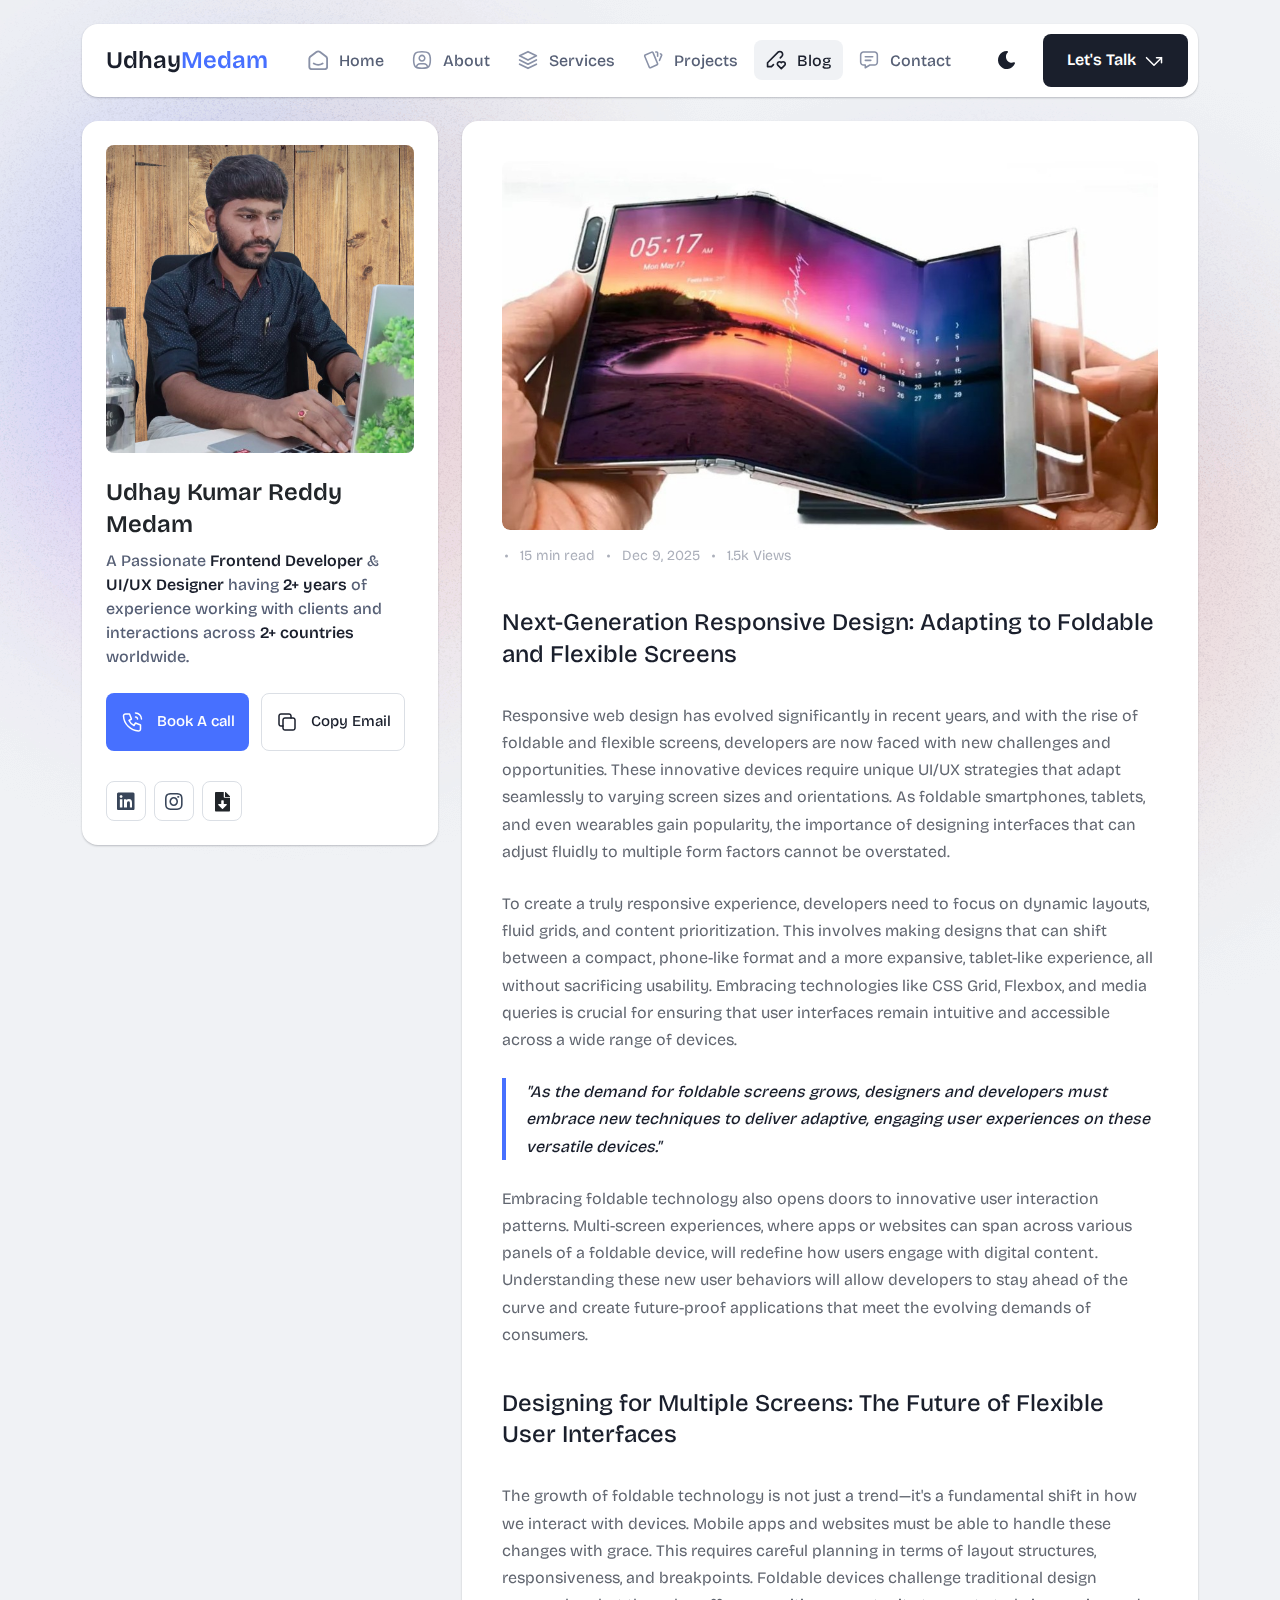
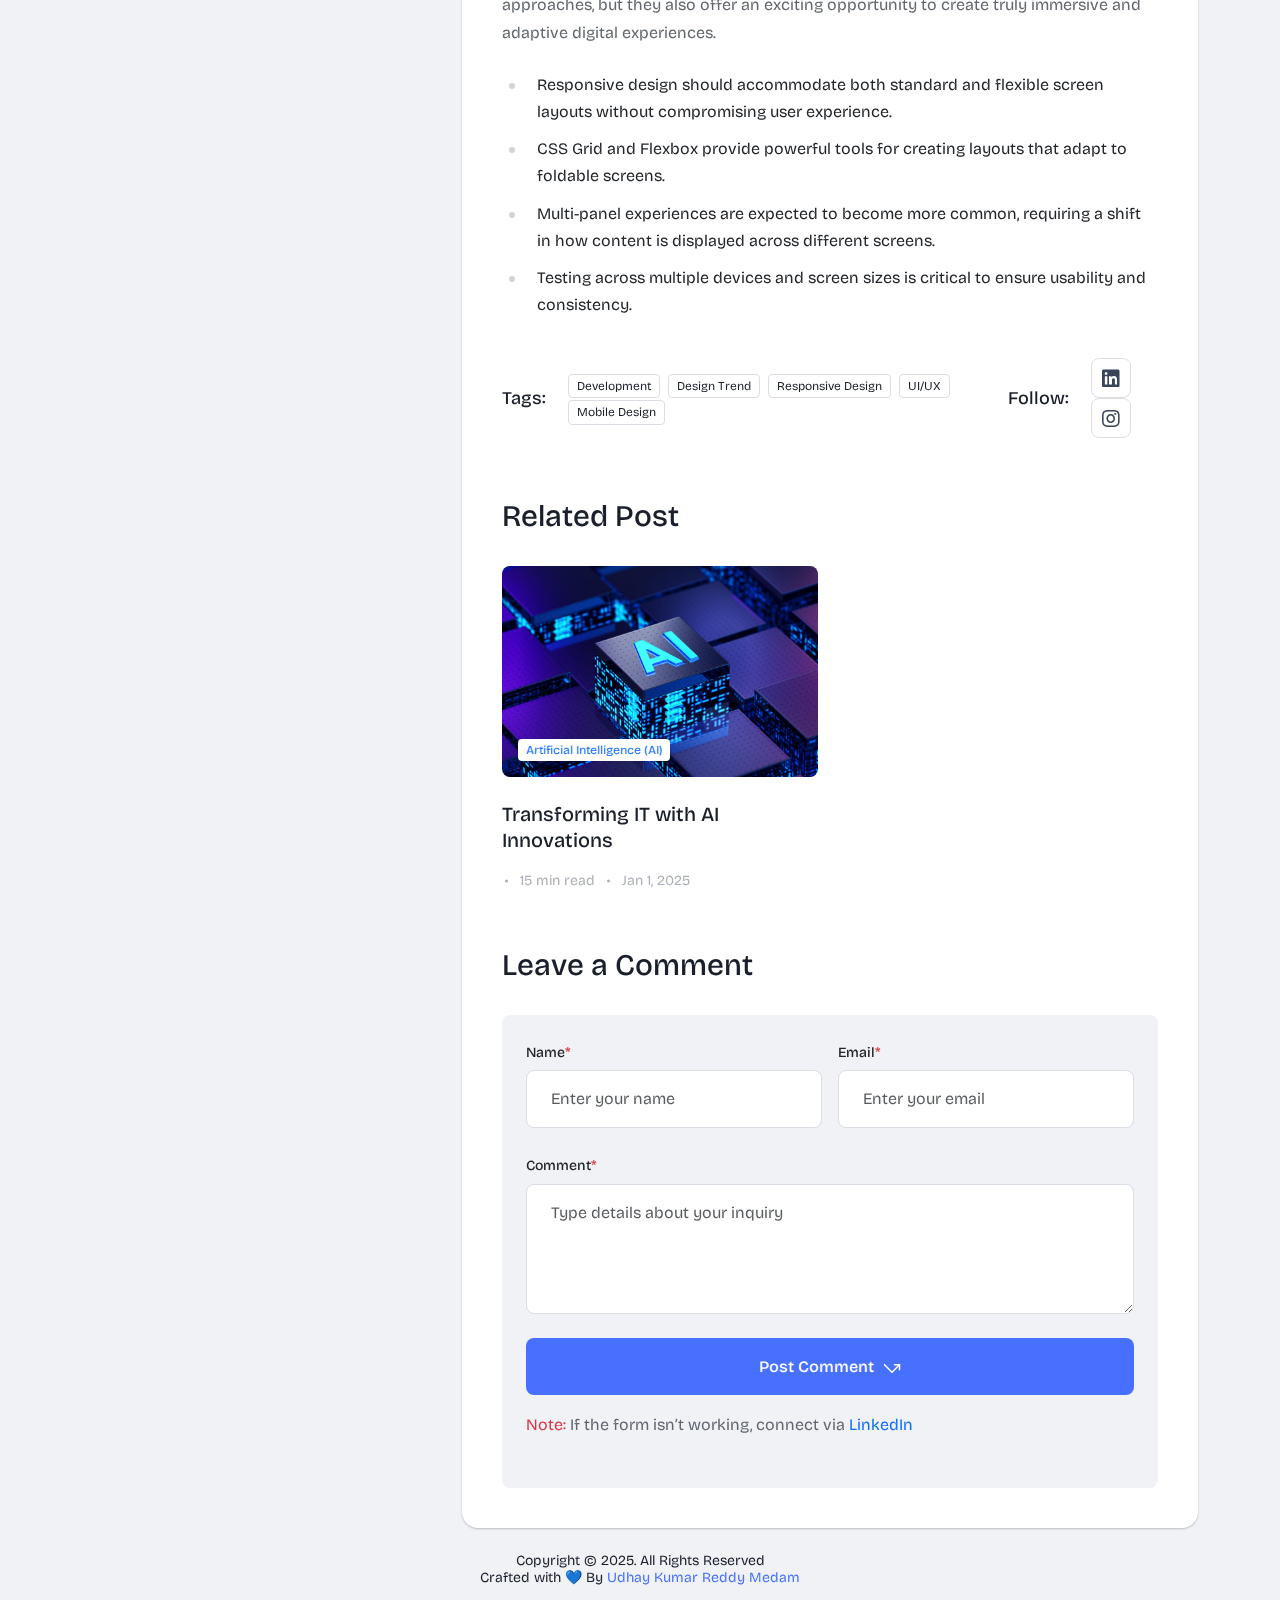
<file: article.html>
<!DOCTYPE html>
<html lang="en">

<head>
  <meta charset="UTF-8">
  <meta http-equiv="X-UA-Compatible" content="IE=edge">
  <title>Udhay Kumar Reddy Medam</title>
  <meta name="description" content="Udhay Kumar Reddy Medam">
  <meta name="viewport" content="width=device-width, initial-scale=1">

  <link rel="shortcut icon" type="image/x-icon" href="assets/img/favicon.png">
  <!-- Place favicon.ico in the root directory -->

  <!-- CSS here -->
  <link rel="stylesheet" href="assets/css/bootstrap.min.css">
  <link rel="stylesheet" href="assets/fontawsome/css/all.min.css">
  <link rel="stylesheet" href="assets/fontawsome/css/fontawesome.min.css">
  <link rel="stylesheet" href="assets/css/slick.css">
  <link rel="stylesheet" href="assets/css/magnific-popup.css">
  <link rel="stylesheet" href="assets/css/style.css">
  <link rel="stylesheet" href="assets/css/responsive.css">
</head>

<body>
  <div id="page-content">
    <!-- header part start -->
    <header class="header-area">
      <nav class="navbar">
        <div class="container">
          <div class="menu-container">
            <div class="logo">
              <a class="navbar-brand me-0" href="index.html">
                <!-- <img src="./assets/img/udhaymedam.png" style="border-radius: 50%; width: 40px; height: 40px;" /> -->
                <span>Udhay<span class="primary">Medam</span></span>
              </a>
            </div>
            <div class="navbar-main d-flex flex-grow-1">
              <div class="logo inner-logo d-block d-xl-none">
                <a class="navbar-brand me-0" href="index.html">
                  <!-- <img src="./assets/img/udhaymedam.png" style="border-radius: 50%; width: 40px; height: 40px;" /> -->
                  <span>Udhay<span class="primary">Medam</span></span>
                </a>
              </div>
              <ul class="navbar-info mx-auto">
                <li class="nav-item">
                  <a class="nav-link" aria-current="page" href="index.html">
                    <svg class="nav-icon" viewBox="0 0 15 15" fill="none" xmlns="http://www.w3.org/2000/svg">
                      <path
                        d="M13.475 4.92481L9.03083 1.46814C8.64082 1.16473 8.1608 1 7.66667 1C7.17254 1 6.69251 1.16473 6.3025 1.46814L1.8575 4.92481C1.59037 5.13254 1.37424 5.39858 1.22563 5.7026C1.07701 6.00662 0.99984 6.34058 1 6.67897V12.679C1 13.121 1.17559 13.5449 1.48816 13.8575C1.80072 14.17 2.22464 14.3456 2.66667 14.3456H12.6667C13.1087 14.3456 13.5326 14.17 13.8452 13.8575C14.1577 13.5449 14.3333 13.121 14.3333 12.679V6.67897C14.3333 5.99314 14.0167 5.34564 13.475 4.92481Z"
                        stroke-width="1.4" stroke-linecap="round" stroke-linejoin="round" />
                      <path d="M10.9753 10.1665C9.13359 11.2773 6.14859 11.2773 4.30859 10.1665" stroke-width="1.4"
                        stroke-linecap="round" stroke-linejoin="round" />
                    </svg>
                    <span>Home</span>
                  </a>
                </li>
                <li class="nav-item">
                  <a class="nav-link" href="about.html">
                    <svg class="nav-icon" viewBox="0 0 18 18" fill="none" xmlns="http://www.w3.org/2000/svg">
                      <path
                        d="M9 9.8335C9.66304 9.8335 10.2989 9.5701 10.7678 9.10126C11.2366 8.63242 11.5 7.99654 11.5 7.3335C11.5 6.67045 11.2366 6.03457 10.7678 5.56573C10.2989 5.09689 9.66304 4.8335 9 4.8335C8.33696 4.8335 7.70107 5.09689 7.23223 5.56573C6.76339 6.03457 6.5 6.67045 6.5 7.3335C6.5 7.99654 6.76339 8.63242 7.23223 9.10126C7.70107 9.5701 8.33696 9.8335 9 9.8335Z"
                        stroke-width="1.4" stroke-linecap="round" stroke-linejoin="round" />
                      <path
                        d="M9 1.5C15 1.5 16.5 3 16.5 9C16.5 15 15 16.5 9 16.5C3 16.5 1.5 15 1.5 9C1.5 3 3 1.5 9 1.5Z"
                        stroke-width="1.4" stroke-linecap="round" stroke-linejoin="round" />
                      <path
                        d="M4 15.7085V15.6668C4 14.7828 4.35119 13.9349 4.97631 13.3098C5.60143 12.6847 6.44928 12.3335 7.33333 12.3335H10.6667C11.5507 12.3335 12.3986 12.6847 13.0237 13.3098C13.6488 13.9349 14 14.7828 14 15.6668V15.7085"
                        stroke-width="1.4" stroke-linecap="round" stroke-linejoin="round" />
                    </svg>
                    About
                  </a>
                </li>
                <li class="nav-item">
                  <a class="nav-link" href="services.html">
                    <svg class="nav-icon" viewBox="0 0 16 16" fill="none" xmlns="http://www.w3.org/2000/svg">
                      <path d="M7.99967 1.3335L1.33301 4.66683L7.99967 8.00016L14.6663 4.66683L7.99967 1.3335Z"
                        stroke-width="1.4" stroke-linecap="round" stroke-linejoin="round" />
                      <path d="M1.33301 8L7.99967 11.3333L14.6663 8" stroke-width="1.4" stroke-linecap="round"
                        stroke-linejoin="round" />
                      <path d="M1.33301 11.3335L7.99967 14.6668L14.6663 11.3335" stroke-width="1.4"
                        stroke-linecap="round" stroke-linejoin="round" />
                    </svg>
                    Services
                  </a>
                </li>
                <li class="nav-item">
                  <a class="nav-link" href="projects.html">
                    <svg class="nav-icon" viewBox="0 0 18 17" fill="none" xmlns="http://www.w3.org/2000/svg">
                      <path
                        d="M2.00326 3.99733L7.95159 1.40649C8.04974 1.36442 8.15533 1.34243 8.26212 1.34181C8.3689 1.34119 8.47473 1.36196 8.57337 1.40289C8.67201 1.44382 8.76145 1.50408 8.83642 1.58013C8.9114 1.65617 8.97039 1.74646 9.00992 1.84566L13.1133 11.764C13.1985 11.9651 13.2014 12.1917 13.1213 12.3949C13.0412 12.5982 12.8845 12.7618 12.6849 12.8507L6.73742 15.4415C6.63922 15.4837 6.53356 15.5058 6.42668 15.5065C6.3198 15.5072 6.21387 15.4864 6.11514 15.4455C6.0164 15.4046 5.92688 15.3442 5.85184 15.2681C5.7768 15.192 5.71778 15.1016 5.67826 15.0023L1.57492 5.08316C1.48963 4.88204 1.48673 4.65546 1.56684 4.45222C1.64696 4.24898 1.80367 4.08616 2.00326 3.99733Z"
                        stroke-width="1.4" stroke-linecap="round" stroke-linejoin="round" />
                      <path
                        d="M11.5 1.3335H12.3333C12.5543 1.3335 12.7663 1.42129 12.9226 1.57757C13.0789 1.73385 13.1667 1.94582 13.1667 2.16683V5.0835"
                        stroke-width="1.4" stroke-linecap="round" stroke-linejoin="round" />
                      <path
                        d="M15.6663 3C15.8863 3.09333 16.0997 3.18083 16.3063 3.2625C16.5098 3.34882 16.6706 3.51241 16.7534 3.71729C16.8362 3.92217 16.8343 4.15155 16.748 4.355L14.833 8.83334"
                        stroke-width="1.4" stroke-linecap="round" stroke-linejoin="round" />
                    </svg>
                    Projects
                  </a>
                </li>
                <li class="nav-item">
                  <a class="nav-link active" href="blog.html">
                    <svg class="nav-icon" viewBox="0 0 17 16" fill="none" xmlns="http://www.w3.org/2000/svg">
                      <path
                        d="M12.1663 6.16676L13.4163 4.91676C13.6352 4.69789 13.8088 4.43805 13.9273 4.15208C14.0457 3.86612 14.1067 3.55962 14.1067 3.25009C14.1067 2.94056 14.0457 2.63406 13.9273 2.3481C13.8088 2.06213 13.6352 1.80229 13.4163 1.58342C13.1975 1.36455 12.9376 1.19094 12.6517 1.07248C12.3657 0.954033 12.0592 0.893066 11.7497 0.893066C11.4401 0.893066 11.1336 0.954033 10.8477 1.07248C10.5617 1.19094 10.3019 1.36455 10.083 1.58342L1.33301 10.3334V13.6668H4.66634L6.33301 12.0001"
                        stroke-width="1.4" stroke-linecap="round" stroke-linejoin="round" />
                      <path
                        d="M13.0004 15.3335L15.7921 12.5968C15.9633 12.4307 16.0995 12.232 16.1926 12.0124C16.2857 11.7927 16.3339 11.5567 16.3343 11.3181C16.3347 11.0796 16.2873 10.8434 16.1948 10.6235C16.1024 10.4035 15.9669 10.2044 15.7963 10.0377C15.448 9.69712 14.9806 9.50602 14.4935 9.50509C14.0065 9.50415 13.5383 9.69346 13.1888 10.0327L13.0021 10.216L12.8163 10.0327C12.4681 9.69237 12.0008 9.50143 11.5139 9.50049C11.0271 9.49956 10.5591 9.68871 10.2096 10.0277C10.0383 10.1937 9.9021 10.3924 9.80891 10.612C9.71572 10.8316 9.66746 11.0677 9.667 11.3062C9.66653 11.5447 9.71386 11.781 9.80619 12.0009C9.89853 12.2209 10.034 12.4201 10.2046 12.5868L13.0004 15.3335Z"
                        stroke-width="1.4" stroke-linecap="round" stroke-linejoin="round" />
                    </svg>
                    Blog
                  </a>
                </li>
                <li class="nav-item">
                  <a class="nav-link" href="contact.html">
                    <svg class="nav-icon" viewBox="0 0 18 17" fill="none" xmlns="http://www.w3.org/2000/svg">
                      <path d="M5.66699 5.5H12.3337" stroke-width="1.4" stroke-linecap="round"
                        stroke-linejoin="round" />
                      <path d="M5.66699 8.8335H10.667" stroke-width="1.4" stroke-linecap="round"
                        stroke-linejoin="round" />
                      <path
                        d="M14 1.3335C14.663 1.3335 15.2989 1.59689 15.7678 2.06573C16.2366 2.53457 16.5 3.17045 16.5 3.8335V10.5002C16.5 11.1632 16.2366 11.7991 15.7678 12.2679C15.2989 12.7368 14.663 13.0002 14 13.0002H9.83333L5.66667 15.5002V13.0002H4C3.33696 13.0002 2.70107 12.7368 2.23223 12.2679C1.76339 11.7991 1.5 11.1632 1.5 10.5002V3.8335C1.5 3.17045 1.76339 2.53457 2.23223 2.06573C2.70107 1.59689 3.33696 1.3335 4 1.3335H14Z"
                        stroke-width="1.4" stroke-linecap="round" stroke-linejoin="round" />
                    </svg>
                    Contact
                  </a>
                </li>
              </ul>
              <div class="header-right-info d-flex align-items-center">
                <button class="theme-control-btn">
                  <span class="dark">
                    <svg width="24" height="24" viewBox="0 0 24 24" fill="none" xmlns="http://www.w3.org/2000/svg">
                      <path
                        d="M11.8005 3C10.207 3.0003 8.64356 3.44286 7.27683 4.28049C5.91011 5.11811 4.79139 6.31937 4.04002 7.75612C3.28865 9.19288 2.93281 10.8112 3.01046 12.4386C3.08811 14.0659 3.59633 15.6411 4.48091 16.9963C5.3655 18.3514 6.59326 19.4356 8.03324 20.1333C9.47322 20.8309 11.0714 21.1157 12.6573 20.9574C14.2432 20.7991 15.7573 20.2036 17.0381 19.2344C18.319 18.2652 19.3185 16.9587 19.9301 15.4542C20.2302 14.7162 19.5111 13.9746 18.7875 14.2752C17.5475 14.7888 16.1706 14.8418 14.8963 14.425C13.622 14.0082 12.5308 13.1479 11.8126 11.9937C11.0943 10.8396 10.7943 9.4645 10.9648 8.10764C11.1353 6.75077 11.7655 5.49792 12.7458 4.5669L12.8136 4.4949C13.2986 3.9279 12.913 3.0072 12.1464 3.0072H11.9122L11.8524 3.0018L11.7996 3H11.8005Z"
                        fill="#1A1F2C" />
                    </svg>
                    <small class="theme-text d-block d-xl-none">Change appearance</small>
                  </span>
                  <span class="light">
                    <svg width="24" height="24" viewBox="0 0 24 24" fill="none" xmlns="http://www.w3.org/2000/svg">
                      <path
                        d="M12 19C12.2449 19 12.4813 19.09 12.6644 19.2527C12.8474 19.4155 12.9643 19.6397 12.993 19.883L13 20V21C12.9997 21.2549 12.9021 21.5 12.7272 21.6854C12.5522 21.8707 12.313 21.9822 12.0586 21.9972C11.8042 22.0121 11.5536 21.9293 11.3582 21.7657C11.1627 21.6021 11.0371 21.3701 11.007 21.117L11 21V20C11 19.7348 11.1054 19.4804 11.2929 19.2929C11.4804 19.1054 11.7348 19 12 19Z"
                        fill="#FD7E41" />
                      <path
                        d="M18.3127 16.9099L18.4067 16.9929L19.1067 17.6929C19.2861 17.8729 19.3902 18.1144 19.398 18.3683C19.4057 18.6223 19.3165 18.8697 19.1485 19.0602C18.9804 19.2508 18.7462 19.3702 18.4933 19.3943C18.2403 19.4184 17.9877 19.3454 17.7867 19.1899L17.6927 19.1069L16.9927 18.4069C16.8202 18.2347 16.7165 18.0053 16.7012 17.7619C16.6859 17.5186 16.76 17.278 16.9097 17.0855C17.0593 16.893 17.2741 16.7618 17.5137 16.7166C17.7533 16.6713 18.0012 16.7152 18.2107 16.8399L18.3127 16.9099Z"
                        fill="#FD7E41" />
                      <path
                        d="M7.00747 16.993C7.17965 17.1652 7.28308 17.3943 7.29836 17.6373C7.31364 17.8803 7.23972 18.1206 7.09047 18.313L7.00747 18.407L6.30747 19.107C6.12751 19.2863 5.88604 19.3905 5.63209 19.3982C5.37814 19.406 5.13076 19.3168 4.94019 19.1487C4.74963 18.9807 4.63017 18.7464 4.60607 18.4935C4.58198 18.2406 4.65506 17.988 4.81047 17.787L4.89347 17.693L5.59347 16.993C5.781 16.8055 6.03531 16.7002 6.30047 16.7002C6.56563 16.7002 6.81994 16.8055 7.00747 16.993Z"
                        fill="#FD7E41" />
                      <path
                        d="M3.99987 11C4.25475 11.0003 4.4999 11.0979 4.68524 11.2728C4.87057 11.4478 4.9821 11.687 4.99704 11.9414C5.01198 12.1958 4.92919 12.4464 4.7656 12.6418C4.60201 12.8373 4.36996 12.9629 4.11687 12.993L3.99987 13H2.99987C2.74499 12.9997 2.49984 12.9021 2.3145 12.7272C2.12916 12.5522 2.01763 12.313 2.0027 12.0586C1.98776 11.8042 2.07054 11.5536 2.23413 11.3582C2.39772 11.1627 2.62977 11.0371 2.88287 11.007L2.99987 11H3.99987Z"
                        fill="#FD7E41" />
                      <path
                        d="M20.9999 11C21.2547 11.0003 21.4999 11.0979 21.6852 11.2728C21.8706 11.4478 21.9821 11.687 21.997 11.9414C22.012 12.1958 21.9292 12.4464 21.7656 12.6418C21.602 12.8373 21.37 12.9629 21.1169 12.993L20.9999 13H19.9999C19.745 12.9997 19.4998 12.9021 19.3145 12.7272C19.1292 12.5522 19.0176 12.313 19.0027 12.0586C18.9878 11.8042 19.0705 11.5536 19.2341 11.3582C19.3977 11.1627 19.6298 11.0371 19.8829 11.007L19.9999 11H20.9999Z"
                        fill="#FD7E41" />
                      <path
                        d="M6.21264 4.80985L6.30664 4.89285L7.00664 5.59285C7.18599 5.77281 7.29011 6.01429 7.29787 6.26824C7.30562 6.52219 7.21642 6.76957 7.04839 6.96013C6.88036 7.1507 6.64609 7.27016 6.39316 7.29425C6.14024 7.31834 5.88763 7.24526 5.68664 7.08985L5.59264 7.00685L4.89264 6.30685C4.72073 6.13453 4.61757 5.90543 4.6025 5.66248C4.58744 5.41954 4.6615 5.17945 4.8108 4.98721C4.9601 4.79497 5.1744 4.66378 5.41351 4.61824C5.65262 4.57271 5.90013 4.61594 6.10964 4.73985L6.21264 4.80985Z"
                        fill="#FD7E41" />
                      <path
                        d="M19.1071 4.89288C19.2793 5.06508 19.3827 5.29418 19.398 5.5372C19.4132 5.78023 19.3393 6.02048 19.1901 6.21288L19.1071 6.30688L18.4071 7.00688C18.2271 7.18623 17.9856 7.29036 17.7317 7.29811C17.4777 7.30587 17.2304 7.21667 17.0398 7.04864C16.8492 6.8806 16.7298 6.64633 16.7057 6.39341C16.6816 6.14049 16.7547 5.88788 16.9101 5.68688L16.9931 5.59288L17.6931 4.89288C17.8806 4.70541 18.1349 4.6001 18.4001 4.6001C18.6652 4.6001 18.9196 4.70541 19.1071 4.89288Z"
                        fill="#FD7E41" />
                      <path
                        d="M12 2C12.2449 2.00003 12.4813 2.08996 12.6644 2.25272C12.8474 2.41547 12.9643 2.63975 12.993 2.883L13 3V4C12.9997 4.25488 12.9021 4.50003 12.7272 4.68537C12.5522 4.8707 12.313 4.98223 12.0586 4.99717C11.8042 5.01211 11.5536 4.92933 11.3582 4.76573C11.1627 4.60214 11.0371 4.3701 11.007 4.117L11 4V3C11 2.73478 11.1054 2.48043 11.2929 2.29289C11.4804 2.10536 11.7348 2 12 2Z"
                        fill="#FD7E41" />
                      <path
                        d="M12 7C12.9797 6.99994 13.9378 7.28769 14.7553 7.8275C15.5729 8.36731 16.2138 9.1354 16.5986 10.0364C16.9833 10.9373 17.0949 11.9315 16.9195 12.8953C16.7441 13.8592 16.2893 14.7502 15.6118 15.4579C14.9343 16.1655 14.0638 16.6585 13.1085 16.8756C12.1532 17.0928 11.1552 17.0245 10.2383 16.6793C9.3215 16.334 8.52629 15.7271 7.95146 14.9338C7.37663 14.1405 7.04752 13.1958 7.005 12.217L7 12L7.005 11.783C7.06092 10.4958 7.61161 9.27978 8.54222 8.38866C9.47284 7.49754 10.7115 7.00007 12 7Z"
                        fill="#FD7E41" />
                    </svg>
                    <small class="theme-text d-block d-xl-none">Change Appearance</small>
                  </span>
                </button>
                <a href="contact.html" class="lets-talk-btn">
                  Let's Talk<svg class="icon" width="20" height="20" viewBox="0 0 20 20" fill="none"
                    xmlns="http://www.w3.org/2000/svg">
                    <path d="M17.5 11.6665V6.6665H12.5" stroke="white" stroke-width="1.5" stroke-linecap="round"
                      stroke-linejoin="round" />
                    <path d="M17.5 6.6665L10 14.1665L2.5 6.6665" stroke="white" stroke-width="1.5"
                      stroke-linecap="round" stroke-linejoin="round" />
                  </svg>
                </a>
              </div>
            </div>
            <div class="mobile-menu-overlay d-block d-lg-none"></div>
            <div class="align-items-center d-flex gap-3 d-block d-xl-none">
              <button class="theme-control-btn border-0 p-1" style="border-radius: 10px; background:none;">
                <span class="dark">
                  <svg width="24" height="24" viewBox="0 0 24 24" fill="none" xmlns="http://www.w3.org/2000/svg">
                    <path
                      d="M11.8005 3C10.207 3.0003 8.64356 3.44286 7.27683 4.28049C5.91011 5.11811 4.79139 6.31937 4.04002 7.75612C3.28865 9.19288 2.93281 10.8112 3.01046 12.4386C3.08811 14.0659 3.59633 15.6411 4.48091 16.9963C5.3655 18.3514 6.59326 19.4356 8.03324 20.1333C9.47322 20.8309 11.0714 21.1157 12.6573 20.9574C14.2432 20.7991 15.7573 20.2036 17.0381 19.2344C18.319 18.2652 19.3185 16.9587 19.9301 15.4542C20.2302 14.7162 19.5111 13.9746 18.7875 14.2752C17.5475 14.7888 16.1706 14.8418 14.8963 14.425C13.622 14.0082 12.5308 13.1479 11.8126 11.9937C11.0943 10.8396 10.7943 9.4645 10.9648 8.10764C11.1353 6.75077 11.7655 5.49792 12.7458 4.5669L12.8136 4.4949C13.2986 3.9279 12.913 3.0072 12.1464 3.0072H11.9122L11.8524 3.0018L11.7996 3H11.8005Z"
                      fill="#1A1F2C" />
                  </svg>
                </span>
                <span class="light">
                  <svg width="24" height="24" viewBox="0 0 24 24" fill="none" xmlns="http://www.w3.org/2000/svg">
                    <path
                      d="M12 19C12.2449 19 12.4813 19.09 12.6644 19.2527C12.8474 19.4155 12.9643 19.6397 12.993 19.883L13 20V21C12.9997 21.2549 12.9021 21.5 12.7272 21.6854C12.5522 21.8707 12.313 21.9822 12.0586 21.9972C11.8042 22.0121 11.5536 21.9293 11.3582 21.7657C11.1627 21.6021 11.0371 21.3701 11.007 21.117L11 21V20C11 19.7348 11.1054 19.4804 11.2929 19.2929C11.4804 19.1054 11.7348 19 12 19Z"
                      fill="#FD7E41" />
                    <path
                      d="M18.3127 16.9099L18.4067 16.9929L19.1067 17.6929C19.2861 17.8729 19.3902 18.1144 19.398 18.3683C19.4057 18.6223 19.3165 18.8697 19.1485 19.0602C18.9804 19.2508 18.7462 19.3702 18.4933 19.3943C18.2403 19.4184 17.9877 19.3454 17.7867 19.1899L17.6927 19.1069L16.9927 18.4069C16.8202 18.2347 16.7165 18.0053 16.7012 17.7619C16.6859 17.5186 16.76 17.278 16.9097 17.0855C17.0593 16.893 17.2741 16.7618 17.5137 16.7166C17.7533 16.6713 18.0012 16.7152 18.2107 16.8399L18.3127 16.9099Z"
                      fill="#FD7E41" />
                    <path
                      d="M7.00747 16.993C7.17965 17.1652 7.28308 17.3943 7.29836 17.6373C7.31364 17.8803 7.23972 18.1206 7.09047 18.313L7.00747 18.407L6.30747 19.107C6.12751 19.2863 5.88604 19.3905 5.63209 19.3982C5.37814 19.406 5.13076 19.3168 4.94019 19.1487C4.74963 18.9807 4.63017 18.7464 4.60607 18.4935C4.58198 18.2406 4.65506 17.988 4.81047 17.787L4.89347 17.693L5.59347 16.993C5.781 16.8055 6.03531 16.7002 6.30047 16.7002C6.56563 16.7002 6.81994 16.8055 7.00747 16.993Z"
                      fill="#FD7E41" />
                    <path
                      d="M3.99987 11C4.25475 11.0003 4.4999 11.0979 4.68524 11.2728C4.87057 11.4478 4.9821 11.687 4.99704 11.9414C5.01198 12.1958 4.92919 12.4464 4.7656 12.6418C4.60201 12.8373 4.36996 12.9629 4.11687 12.993L3.99987 13H2.99987C2.74499 12.9997 2.49984 12.9021 2.3145 12.7272C2.12916 12.5522 2.01763 12.313 2.0027 12.0586C1.98776 11.8042 2.07054 11.5536 2.23413 11.3582C2.39772 11.1627 2.62977 11.0371 2.88287 11.007L2.99987 11H3.99987Z"
                      fill="#FD7E41" />
                    <path
                      d="M20.9999 11C21.2547 11.0003 21.4999 11.0979 21.6852 11.2728C21.8706 11.4478 21.9821 11.687 21.997 11.9414C22.012 12.1958 21.9292 12.4464 21.7656 12.6418C21.602 12.8373 21.37 12.9629 21.1169 12.993L20.9999 13H19.9999C19.745 12.9997 19.4998 12.9021 19.3145 12.7272C19.1292 12.5522 19.0176 12.313 19.0027 12.0586C18.9878 11.8042 19.0705 11.5536 19.2341 11.3582C19.3977 11.1627 19.6298 11.0371 19.8829 11.007L19.9999 11H20.9999Z"
                      fill="#FD7E41" />
                    <path
                      d="M6.21264 4.80985L6.30664 4.89285L7.00664 5.59285C7.18599 5.77281 7.29011 6.01429 7.29787 6.26824C7.30562 6.52219 7.21642 6.76957 7.04839 6.96013C6.88036 7.1507 6.64609 7.27016 6.39316 7.29425C6.14024 7.31834 5.88763 7.24526 5.68664 7.08985L5.59264 7.00685L4.89264 6.30685C4.72073 6.13453 4.61757 5.90543 4.6025 5.66248C4.58744 5.41954 4.6615 5.17945 4.8108 4.98721C4.9601 4.79497 5.1744 4.66378 5.41351 4.61824C5.65262 4.57271 5.90013 4.61594 6.10964 4.73985L6.21264 4.80985Z"
                      fill="#FD7E41" />
                    <path
                      d="M19.1071 4.89288C19.2793 5.06508 19.3827 5.29418 19.398 5.5372C19.4132 5.78023 19.3393 6.02048 19.1901 6.21288L19.1071 6.30688L18.4071 7.00688C18.2271 7.18623 17.9856 7.29036 17.7317 7.29811C17.4777 7.30587 17.2304 7.21667 17.0398 7.04864C16.8492 6.8806 16.7298 6.64633 16.7057 6.39341C16.6816 6.14049 16.7547 5.88788 16.9101 5.68688L16.9931 5.59288L17.6931 4.89288C17.8806 4.70541 18.1349 4.6001 18.4001 4.6001C18.6652 4.6001 18.9196 4.70541 19.1071 4.89288Z"
                      fill="#FD7E41" />
                    <path
                      d="M12 2C12.2449 2.00003 12.4813 2.08996 12.6644 2.25272C12.8474 2.41547 12.9643 2.63975 12.993 2.883L13 3V4C12.9997 4.25488 12.9021 4.50003 12.7272 4.68537C12.5522 4.8707 12.313 4.98223 12.0586 4.99717C11.8042 5.01211 11.5536 4.92933 11.3582 4.76573C11.1627 4.60214 11.0371 4.3701 11.007 4.117L11 4V3C11 2.73478 11.1054 2.48043 11.2929 2.29289C11.4804 2.10536 11.7348 2 12 2Z"
                      fill="#FD7E41" />
                    <path
                      d="M12 7C12.9797 6.99994 13.9378 7.28769 14.7553 7.8275C15.5729 8.36731 16.2138 9.1354 16.5986 10.0364C16.9833 10.9373 17.0949 11.9315 16.9195 12.8953C16.7441 13.8592 16.2893 14.7502 15.6118 15.4579C14.9343 16.1655 14.0638 16.6585 13.1085 16.8756C12.1532 17.0928 11.1552 17.0245 10.2383 16.6793C9.3215 16.334 8.52629 15.7271 7.95146 14.9338C7.37663 14.1405 7.04752 13.1958 7.005 12.217L7 12L7.005 11.783C7.06092 10.4958 7.61161 9.27978 8.54222 8.38866C9.47284 7.49754 10.7115 7.00007 12 7Z"
                      fill="#FD7E41" />
                  </svg>
                </span>
              </button>
              <div class="mobile-menu-control-bar d-block d-xl-none">

                <button class="mobile-menu-control-bar">
                  <i class="fas fa-bars"></i>
                </button>
              </div>
            </div>
          </div>
        </div>
      </nav>
    </header>
    <!-- header part end -->

    <!-- main area part start -->
    <main>

      <section class="content-box-area mt-4">
        <div class="container">
          <div class="row g-4">
            <div class="col-xl-4 d-none d-xl-block">
              <div class="card profile-card">
                <div class="card-body">
                  <div class="image text-center">
                    <img src="assets/img/images/udhaymedam pics (4).png" alt="profile" class="img-fluid w-100">
                  </div>
                  <div class="text">
                    <h3 class="card-title">Udhay Kumar Reddy Medam</h3>
                    <p>
                      A Passionate <span>Frontend Developer</span> & <span>UI/UX Designer</span> having
                      <span>2+ years</span> of experience working with clients and interactions
                      across <span>2+ countries</span> worldwide.
                    </p>
                    <div class="common-button-groups">
                      <a class="btn btn-call" href="tel:+919704241821">
                        <svg class="icon" width="25" height="24" viewBox="0 0 25 24" fill="none"
                          xmlns="http://www.w3.org/2000/svg">
                          <path
                            d="M5.5 4H9.5L11.5 9L9 10.5C10.071 12.6715 11.8285 14.429 14 15.5L15.5 13L20.5 15V19C20.5 19.5304 20.2893 20.0391 19.9142 20.4142C19.5391 20.7893 19.0304 21 18.5 21C14.5993 20.763 10.9202 19.1065 8.15683 16.3432C5.3935 13.5798 3.73705 9.90074 3.5 6C3.5 5.46957 3.71071 4.96086 4.08579 4.58579C4.46086 4.21071 4.96957 4 5.5 4Z"
                            stroke="white" stroke-width="1.5" stroke-linecap="round" stroke-linejoin="round" />
                          <path
                            d="M15.5 7C16.0304 7 16.5391 7.21071 16.9142 7.58579C17.2893 7.96086 17.5 8.46957 17.5 9"
                            stroke="white" stroke-width="1.5" stroke-linecap="round" stroke-linejoin="round" />
                          <path d="M15.5 3C17.0913 3 18.6174 3.63214 19.7426 4.75736C20.8679 5.88258 21.5 7.4087 21.5 9"
                            stroke="white" stroke-width="1.5" stroke-linecap="round" stroke-linejoin="round" />
                        </svg>
                        Book A call
                      </a>
                      <button class="btn btn-copy" data-clipboard-text="udhaykumarmedam@gmail.com">
                        <svg class="icon" width="24" height="24" viewBox="0 0 24 24" fill="none"
                          xmlns="http://www.w3.org/2000/svg">
                          <path
                            d="M8 10C8 9.46957 8.21071 8.96086 8.58579 8.58579C8.96086 8.21071 9.46957 8 10 8H18C18.5304 8 19.0391 8.21071 19.4142 8.58579C19.7893 8.96086 20 9.46957 20 10V18C20 18.5304 19.7893 19.0391 19.4142 19.4142C19.0391 19.7893 18.5304 20 18 20H10C9.46957 20 8.96086 19.7893 8.58579 19.4142C8.21071 19.0391 8 18.5304 8 18V10Z"
                            stroke-width="1.5" stroke-linecap="round" stroke-linejoin="round" />
                          <path
                            d="M16 8V6C16 5.46957 15.7893 4.96086 15.4142 4.58579C15.0391 4.21071 14.5304 4 14 4H6C5.46957 4 4.96086 4.21071 4.58579 4.58579C4.21071 4.96086 4 5.46957 4 6V14C4 14.5304 4.21071 15.0391 4.58579 15.4142C4.96086 15.7893 5.46957 16 6 16H8"
                            stroke-width="1.5" stroke-linecap="round" stroke-linejoin="round" />
                        </svg>
                        Copy Email
                      </button>
                    </div>
                    <div class="social-media-icon">
                      <ul class="list-unstyled">
                        <!-- <li><a href="#"><i class="fab fa-facebook"></i></a></li> -->
                        <li><a href="https://www.linkedin.com/in/mudhay/"><i class="fab fa-linkedin"></i></a></li>
                        <!-- <li><a href="#"><i class="fab fa-github"></i></a></li> -->
                        <li><a href="https://www.instagram.com/vividudhaytales/"><i class="fab fa-instagram"></i></a>
                        </li>
                        <!-- <li><a href="#"><i class="fab fa-twitter"></i></a></li> -->
                        <li><a><i class="fas fa-file-download"></i></a></li>
                      </ul>
                    </div>
                  </div>
                </div>
              </div>
            </div>
            <div class="col-xl-8">
              <div class="card content-box-card">
                <div class="card-body portfolio-card article-details-card">
                  <div class="article-details-area">
                    <div class="main-image">
                      <img src="assets/img/images/blog.jpg" alt="blog-img-1" class="img-fluid w-100">
                    </div>
                    <ul class="list-unstyled article-tags">
                      <li>15 min read</li>
                      <li>Dec 9, 2025</li>
                      <li>1.5k Views</li>
                    </ul>
                    <div class="article-details-text">
                      <h3 class="main-title">Next-Generation Responsive Design: Adapting to Foldable and Flexible
                        Screens</h3>
                      <p>Responsive web design has evolved significantly in recent years, and with the rise of foldable
                        and flexible screens, developers are now faced with new challenges and opportunities. These
                        innovative devices require unique UI/UX strategies that adapt seamlessly to varying screen sizes
                        and orientations. As foldable smartphones, tablets, and even wearables gain popularity, the
                        importance of designing interfaces that can adjust fluidly to multiple form factors cannot be
                        overstated.
                      </p>
                      <p>To create a truly responsive experience, developers need to focus on dynamic layouts, fluid
                        grids, and content prioritization. This involves making designs that can shift between a
                        compact, phone-like format and a more expansive, tablet-like experience, all without sacrificing
                        usability. Embracing technologies like CSS Grid, Flexbox, and media queries is crucial for
                        ensuring that user interfaces remain intuitive and accessible across a wide range of devices.
                      </p>
                      <blockquote>
                        <p>
                          "As the demand for foldable screens grows, designers and developers must embrace new
                          techniques to deliver adaptive, engaging user experiences on these versatile devices."
                        </p>
                      </blockquote>
                      <p>Embracing foldable technology also opens doors to innovative user interaction patterns.
                        Multi-screen experiences, where apps or websites can span across various panels of a foldable
                        device, will redefine how users engage with digital content. Understanding these new user
                        behaviors will allow developers to stay ahead of the curve and create future-proof applications
                        that meet the evolving demands of consumers.</p>
                      <h3 class="main-title inner-title">Designing for Multiple Screens: The Future of Flexible User
                        Interfaces</h3>
                      <p>The growth of foldable technology is not just a trend—it's a fundamental shift in how we
                        interact with devices. Mobile apps and websites must be able to handle these changes with grace.
                        This requires careful planning in terms of layout structures, responsiveness, and breakpoints.
                        Foldable devices challenge traditional design approaches, but they also offer an exciting
                        opportunity to create truly immersive and adaptive digital experiences.
                      </p>
                      <ul class="list-unstyled listed-info">
                        <li>Responsive design should accommodate both standard and flexible screen layouts without
                          compromising user experience.</li>
                        <li>CSS Grid and Flexbox provide powerful tools for creating layouts that adapt to foldable
                          screens.</li>
                        <li>Multi-panel experiences are expected to become more common, requiring a shift in how content
                          is displayed across different screens.</li>
                        <li>Testing across multiple devices and screen sizes is critical to ensure usability and
                          consistency.</li>
                      </ul>
                      <div class="tags-and-share">
                        <div class="tags">
                          <h3 class="title">Tags:</h3>
                          <ul class="list-unstyled">
                            <li><a href="#">Development</a></li>
                            <li><a href="#">Design Trend</a></li>
                            <li><a href="#">Responsive Design</a></li>
                            <li><a href="#">UI/UX</a></li>
                            <li><a href="#">Mobile Design</a></li>
                          </ul>
                        </div>
                        <div class="share">
                          <h3 class="title">Follow:</h3>
                          <div class="social-media-icon mt-0">
                            <ul class="list-unstyled">
                              <!-- <li><a href="#"><i class="fab fa-facebook"></i></a></li> -->
                              <li><a href="https://www.linkedin.com/in/mudhay/"><i class="fab fa-linkedin"></i></a></li>
                              <!-- <li><a href="#"><i class="fab fa-github"></i></a></li> -->
                              <li><a href="https://www.instagram.com/vividudhaytales/"><i
                                    class="fab fa-instagram"></i></a>
                              </li>
                              <!-- <li><a href="#"><i class="fab fa-twitter"></i></a></li> -->
                            </ul>
                          </div>
                        </div>
                      </div>
                      <div class="related-post">
                        <h2 class="main-common-title">Related Post
                        </h2>
                        <div class="row g-4">
                          <div class="col-md-6">
                            <div class="article-publications-item">
                              <div class="image">
                                <a href="AI-article.html" class="d-block w-100">
                                  <img
                                    src="assets/img/images/artificial intelligence blog - Transforming IT with AI Innovations.jpg"
                                    alt="blog-img-1" class="img-fluid w-100">
                                </a>
                                <a href="AI-article.html" class="tags">Artificial Intelligence (AI)</a>
                              </div>
                              <div class="text">
                                <a href="AI-article.html" class="title">Transforming IT with AI Innovations</a>
                                <ul class="list-unstyled">
                                  <li>15 min read</li>
                                  <li>Jan 1, 2025</li>
                                </ul>
                              </div>
                            </div>
                          </div>
                          <!-- <div class="col-md-6">
                            <div class="article-publications-item">
                              <div class="image">
                                <a href="article.html" class="d-block w-100">
                                  <img src="assets/img/blog/blog-img-2.jpg" alt="blog-img-2" class="img-fluid w-100">
                                </a>
                                <a href="article.html" class="tags">Development</a>
                              </div>
                              <div class="text">
                                <a href="article.html" class="title">Want To Upgrade Your Brain? Stop Doing These 7
                                  Things</a>
                                <ul class="list-unstyled">
                                  <li>15 min read</li>
                                  <li>Nov 6, 2023</li>
                                </ul>
                              </div>
                            </div>
                          </div> -->
                        </div>
                      </div>
                      <div class="leave-comments-area">
                        <h2 class="main-common-title">Leave a Comment
                        </h2>
                        <div class="comments-box">
                          <div class="row gx-3">
                            <div class="col-md-6">
                              <div class="mb-4">
                                <label class="form-label">Name<span class="text-danger">*</span></label>
                                <input type="text" class="form-control shadow-none" name="user-name" id="user-name"
                                  placeholder="Enter your name" required>
                              </div>
                            </div>
                            <div class="col-md-6">
                              <div class="mb-4">
                                <label class="form-label">Email<span class="text-danger">*</span></label>
                                <input type="email" class="form-control shadow-none" id="user-email" name="user-email"
                                  placeholder="Enter your email" required>
                              </div>
                            </div>
                            <div class="col-md-12">
                              <div class="mb-4">
                                <label class="form-label">Comment<span class="text-danger">*</span></label>
                                <textarea id="user-message" class="form-control shadow-none" rows="4"
                                  placeholder="Type details about your inquiry" required></textarea>
                              </div>
                            </div>
                            <div class="col-md-12">
                              <button class="submit-btn" type="submit">
                                Post Comment
                                <svg class="icon" width="20" height="20" viewBox="0 0 20 20" fill="none"
                                  xmlns="http://www.w3.org/2000/svg">
                                  <path d="M17.5 11.6665V6.6665H12.5" stroke="white" stroke-width="1.5"
                                    stroke-linecap="round" stroke-linejoin="round"></path>
                                  <path d="M17.5 6.6665L10 14.1665L2.5 6.6665" stroke="white" stroke-width="1.5"
                                    stroke-linecap="round" stroke-linejoin="round"></path>
                                </svg>
                              </button>
                            </div>
                          </div>
                          <p class="mt-3"><span class="text-danger">Note:</span> If the form isn’t working, connect via
                            <a href="https://www.linkedin.com/in/mudhay/">LinkedIn</a>
                          </p>
                        </div>
                      </div>
                    </div>
                  </div>
                </div>
              </div>
            </div>
          </div>
        </div>
      </section>

      <!-- background shape area start -->
      <div class="background-shapes">
        <div class="shape-1 common-shape">
          <img src="assets/img/bg/banner-shape-1.png" alt="banner-shape-1">
        </div>
        <div class="shape-2 common-shape">
          <img src="assets/img/bg/banner-shape-1.png" alt="banner-shape-1">
        </div>
        <div class="threed-shape-1 move-with-cursor" data-value="1">
          <img src="assets/img/bg/object-3d-1.png" alt="object-3d-1">
        </div>
        <div class="threed-shape-2 move-with-cursor" data-value="1">
          <img src="assets/img/bg/object-3d-2.png" alt="object-3d-2">
        </div>
      </div>
      <!-- background shape area end -->
    </main>
    <!-- main area part end -->

    <!-- footer part start -->
    <footer class="footer-area">
      <div class="container">
        <div class="text text-center">
          <p>Copyright © 2025. All Rights Reserved<br> Crafted with 💙 By <a href="https://www.linkedin.com/in/mudhay/">
              Udhay
              Kumar Reddy Medam</a></p>
        </div>
      </div>
    </footer>
    <!-- footer part end -->
  </div>

  <!-- JS here -->
  <script src="assets/js/vendor/jquery-3.6.0.min.js"></script>
  <script src="assets/js/bootstrap.bundle.min.js"></script>
  <script src="assets/js/jquery.magnific-popup.min.js"></script>
  <script src="assets/js/ajax-form.js"></script>
  <script src="assets/js/clipboard.min.js"></script>
  <script src="assets/js/slick.min.js"></script>
  <script src="assets/js/script.js"></script>
</body>


</html>
</file>
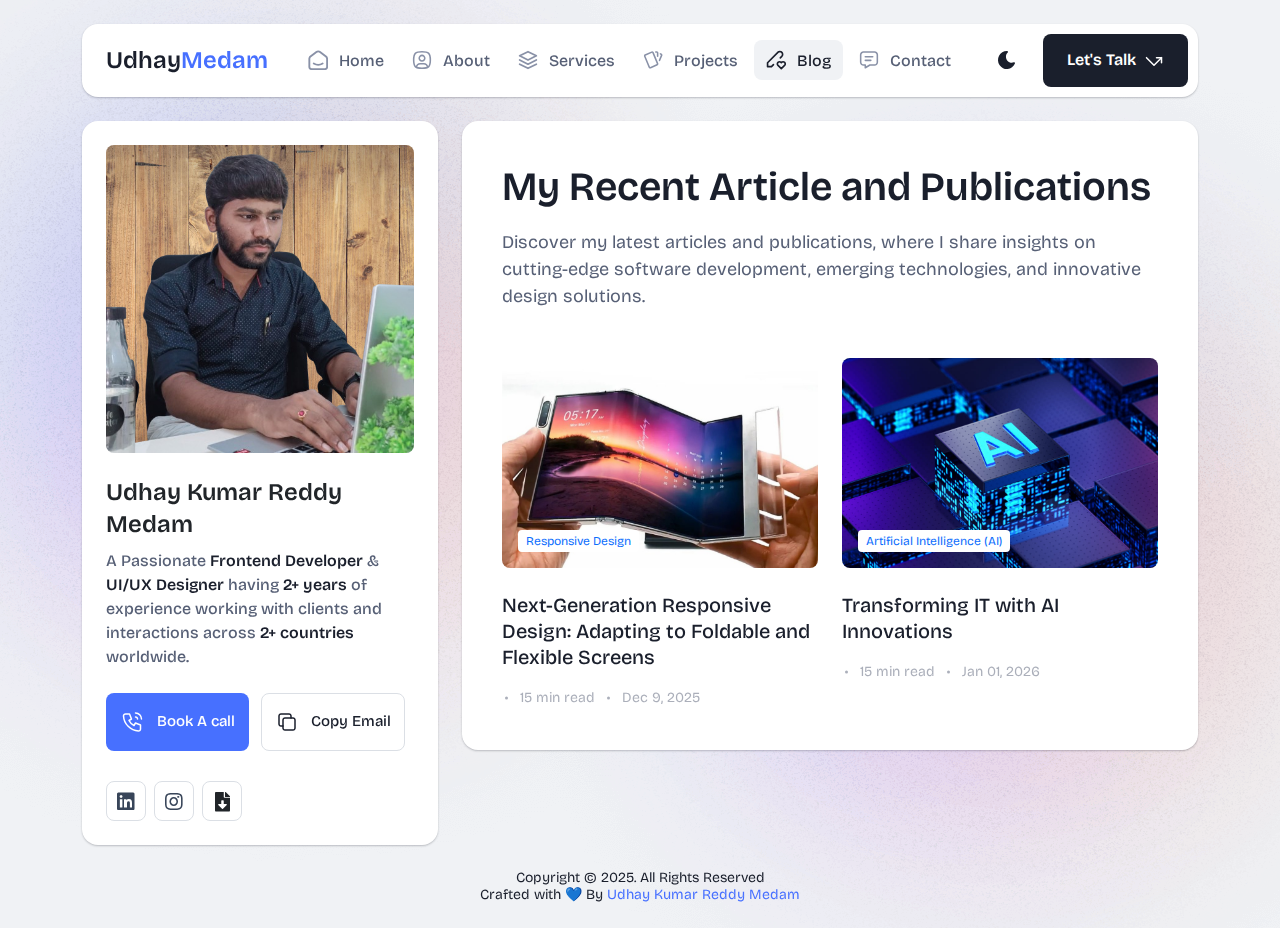
<file: blog.html>
<!DOCTYPE html>
<html lang="en">

<head>
  <meta charset="UTF-8">
  <meta http-equiv="X-UA-Compatible" content="IE=edge">
  <title>Udhay Kumar Reddy Medam</title>
  <meta name="description" content="Udhay Kumar Reddy Medam">
  <meta name="viewport" content="width=device-width, initial-scale=1">

  <link rel="shortcut icon" type="image/x-icon" href="assets/img/favicon.png">
  <!-- Place favicon.ico in the root directory -->

  <!-- CSS here -->
  <link rel="stylesheet" href="assets/css/bootstrap.min.css">
  <link rel="stylesheet" href="assets/fontawsome/css/all.min.css">
  <link rel="stylesheet" href="assets/fontawsome/css/fontawesome.min.css">
  <link rel="stylesheet" href="assets/css/slick.css">
  <link rel="stylesheet" href="assets/css/magnific-popup.css">
  <link rel="stylesheet" href="assets/css/style.css">
  <link rel="stylesheet" href="assets/css/responsive.css">
</head>

<body>
  <div id="page-content">
    <!-- header part start -->
    <header class="header-area">
      <nav class="navbar">
        <div class="container">
          <div class="menu-container">
            <div class="logo">
              <a class="navbar-brand me-0" href="index.html">
                <!-- <img src="./assets/img/udhaymedam.png" style="border-radius: 50%; width: 40px; height: 40px;" /> -->
                <span>Udhay<span class="primary">Medam</span></span>
              </a>
            </div>
            <div class="navbar-main d-flex flex-grow-1">
              <div class="logo inner-logo d-block d-xl-none">
                <a class="navbar-brand me-0" href="index.html">
                  <!-- <img src="./assets/img/udhaymedam.png" style="border-radius: 50%; width: 40px; height: 40px;" /> -->
                  <span>Udhay<span class="primary">Medam</span></span>
                </a>
              </div>
              <ul class="navbar-info mx-auto">
                <li class="nav-item">
                  <a class="nav-link" aria-current="page" href="index.html">
                    <svg class="nav-icon" viewBox="0 0 15 15" fill="none" xmlns="http://www.w3.org/2000/svg">
                      <path
                        d="M13.475 4.92481L9.03083 1.46814C8.64082 1.16473 8.1608 1 7.66667 1C7.17254 1 6.69251 1.16473 6.3025 1.46814L1.8575 4.92481C1.59037 5.13254 1.37424 5.39858 1.22563 5.7026C1.07701 6.00662 0.99984 6.34058 1 6.67897V12.679C1 13.121 1.17559 13.5449 1.48816 13.8575C1.80072 14.17 2.22464 14.3456 2.66667 14.3456H12.6667C13.1087 14.3456 13.5326 14.17 13.8452 13.8575C14.1577 13.5449 14.3333 13.121 14.3333 12.679V6.67897C14.3333 5.99314 14.0167 5.34564 13.475 4.92481Z"
                        stroke-width="1.4" stroke-linecap="round" stroke-linejoin="round" />
                      <path d="M10.9753 10.1665C9.13359 11.2773 6.14859 11.2773 4.30859 10.1665" stroke-width="1.4"
                        stroke-linecap="round" stroke-linejoin="round" />
                    </svg>
                    <span>Home</span>
                  </a>
                </li>
                <li class="nav-item">
                  <a class="nav-link" href="about.html">
                    <svg class="nav-icon" viewBox="0 0 18 18" fill="none" xmlns="http://www.w3.org/2000/svg">
                      <path
                        d="M9 9.8335C9.66304 9.8335 10.2989 9.5701 10.7678 9.10126C11.2366 8.63242 11.5 7.99654 11.5 7.3335C11.5 6.67045 11.2366 6.03457 10.7678 5.56573C10.2989 5.09689 9.66304 4.8335 9 4.8335C8.33696 4.8335 7.70107 5.09689 7.23223 5.56573C6.76339 6.03457 6.5 6.67045 6.5 7.3335C6.5 7.99654 6.76339 8.63242 7.23223 9.10126C7.70107 9.5701 8.33696 9.8335 9 9.8335Z"
                        stroke-width="1.4" stroke-linecap="round" stroke-linejoin="round" />
                      <path
                        d="M9 1.5C15 1.5 16.5 3 16.5 9C16.5 15 15 16.5 9 16.5C3 16.5 1.5 15 1.5 9C1.5 3 3 1.5 9 1.5Z"
                        stroke-width="1.4" stroke-linecap="round" stroke-linejoin="round" />
                      <path
                        d="M4 15.7085V15.6668C4 14.7828 4.35119 13.9349 4.97631 13.3098C5.60143 12.6847 6.44928 12.3335 7.33333 12.3335H10.6667C11.5507 12.3335 12.3986 12.6847 13.0237 13.3098C13.6488 13.9349 14 14.7828 14 15.6668V15.7085"
                        stroke-width="1.4" stroke-linecap="round" stroke-linejoin="round" />
                    </svg>
                    About
                  </a>
                </li>
                <li class="nav-item">
                  <a class="nav-link" href="services.html">
                    <svg class="nav-icon" viewBox="0 0 16 16" fill="none" xmlns="http://www.w3.org/2000/svg">
                      <path d="M7.99967 1.3335L1.33301 4.66683L7.99967 8.00016L14.6663 4.66683L7.99967 1.3335Z"
                        stroke-width="1.4" stroke-linecap="round" stroke-linejoin="round" />
                      <path d="M1.33301 8L7.99967 11.3333L14.6663 8" stroke-width="1.4" stroke-linecap="round"
                        stroke-linejoin="round" />
                      <path d="M1.33301 11.3335L7.99967 14.6668L14.6663 11.3335" stroke-width="1.4"
                        stroke-linecap="round" stroke-linejoin="round" />
                    </svg>
                    Services
                  </a>
                </li>
                <li class="nav-item">
                  <a class="nav-link" href="projects.html">
                    <svg class="nav-icon" viewBox="0 0 18 17" fill="none" xmlns="http://www.w3.org/2000/svg">
                      <path
                        d="M2.00326 3.99733L7.95159 1.40649C8.04974 1.36442 8.15533 1.34243 8.26212 1.34181C8.3689 1.34119 8.47473 1.36196 8.57337 1.40289C8.67201 1.44382 8.76145 1.50408 8.83642 1.58013C8.9114 1.65617 8.97039 1.74646 9.00992 1.84566L13.1133 11.764C13.1985 11.9651 13.2014 12.1917 13.1213 12.3949C13.0412 12.5982 12.8845 12.7618 12.6849 12.8507L6.73742 15.4415C6.63922 15.4837 6.53356 15.5058 6.42668 15.5065C6.3198 15.5072 6.21387 15.4864 6.11514 15.4455C6.0164 15.4046 5.92688 15.3442 5.85184 15.2681C5.7768 15.192 5.71778 15.1016 5.67826 15.0023L1.57492 5.08316C1.48963 4.88204 1.48673 4.65546 1.56684 4.45222C1.64696 4.24898 1.80367 4.08616 2.00326 3.99733Z"
                        stroke-width="1.4" stroke-linecap="round" stroke-linejoin="round" />
                      <path
                        d="M11.5 1.3335H12.3333C12.5543 1.3335 12.7663 1.42129 12.9226 1.57757C13.0789 1.73385 13.1667 1.94582 13.1667 2.16683V5.0835"
                        stroke-width="1.4" stroke-linecap="round" stroke-linejoin="round" />
                      <path
                        d="M15.6663 3C15.8863 3.09333 16.0997 3.18083 16.3063 3.2625C16.5098 3.34882 16.6706 3.51241 16.7534 3.71729C16.8362 3.92217 16.8343 4.15155 16.748 4.355L14.833 8.83334"
                        stroke-width="1.4" stroke-linecap="round" stroke-linejoin="round" />
                    </svg>
                    Projects
                  </a>
                </li>
                <li class="nav-item">
                  <a class="nav-link active" href="blog.html">
                    <svg class="nav-icon" viewBox="0 0 17 16" fill="none" xmlns="http://www.w3.org/2000/svg">
                      <path
                        d="M12.1663 6.16676L13.4163 4.91676C13.6352 4.69789 13.8088 4.43805 13.9273 4.15208C14.0457 3.86612 14.1067 3.55962 14.1067 3.25009C14.1067 2.94056 14.0457 2.63406 13.9273 2.3481C13.8088 2.06213 13.6352 1.80229 13.4163 1.58342C13.1975 1.36455 12.9376 1.19094 12.6517 1.07248C12.3657 0.954033 12.0592 0.893066 11.7497 0.893066C11.4401 0.893066 11.1336 0.954033 10.8477 1.07248C10.5617 1.19094 10.3019 1.36455 10.083 1.58342L1.33301 10.3334V13.6668H4.66634L6.33301 12.0001"
                        stroke-width="1.4" stroke-linecap="round" stroke-linejoin="round" />
                      <path
                        d="M13.0004 15.3335L15.7921 12.5968C15.9633 12.4307 16.0995 12.232 16.1926 12.0124C16.2857 11.7927 16.3339 11.5567 16.3343 11.3181C16.3347 11.0796 16.2873 10.8434 16.1948 10.6235C16.1024 10.4035 15.9669 10.2044 15.7963 10.0377C15.448 9.69712 14.9806 9.50602 14.4935 9.50509C14.0065 9.50415 13.5383 9.69346 13.1888 10.0327L13.0021 10.216L12.8163 10.0327C12.4681 9.69237 12.0008 9.50143 11.5139 9.50049C11.0271 9.49956 10.5591 9.68871 10.2096 10.0277C10.0383 10.1937 9.9021 10.3924 9.80891 10.612C9.71572 10.8316 9.66746 11.0677 9.667 11.3062C9.66653 11.5447 9.71386 11.781 9.80619 12.0009C9.89853 12.2209 10.034 12.4201 10.2046 12.5868L13.0004 15.3335Z"
                        stroke-width="1.4" stroke-linecap="round" stroke-linejoin="round" />
                    </svg>
                    Blog
                  </a>
                </li>
                <li class="nav-item">
                  <a class="nav-link" href="contact.html">
                    <svg class="nav-icon" viewBox="0 0 18 17" fill="none" xmlns="http://www.w3.org/2000/svg">
                      <path d="M5.66699 5.5H12.3337" stroke-width="1.4" stroke-linecap="round"
                        stroke-linejoin="round" />
                      <path d="M5.66699 8.8335H10.667" stroke-width="1.4" stroke-linecap="round"
                        stroke-linejoin="round" />
                      <path
                        d="M14 1.3335C14.663 1.3335 15.2989 1.59689 15.7678 2.06573C16.2366 2.53457 16.5 3.17045 16.5 3.8335V10.5002C16.5 11.1632 16.2366 11.7991 15.7678 12.2679C15.2989 12.7368 14.663 13.0002 14 13.0002H9.83333L5.66667 15.5002V13.0002H4C3.33696 13.0002 2.70107 12.7368 2.23223 12.2679C1.76339 11.7991 1.5 11.1632 1.5 10.5002V3.8335C1.5 3.17045 1.76339 2.53457 2.23223 2.06573C2.70107 1.59689 3.33696 1.3335 4 1.3335H14Z"
                        stroke-width="1.4" stroke-linecap="round" stroke-linejoin="round" />
                    </svg>
                    Contact
                  </a>
                </li>
              </ul>
              <div class="header-right-info d-flex align-items-center">
                <button class="theme-control-btn">
                  <span class="dark">
                    <svg width="24" height="24" viewBox="0 0 24 24" fill="none" xmlns="http://www.w3.org/2000/svg">
                      <path
                        d="M11.8005 3C10.207 3.0003 8.64356 3.44286 7.27683 4.28049C5.91011 5.11811 4.79139 6.31937 4.04002 7.75612C3.28865 9.19288 2.93281 10.8112 3.01046 12.4386C3.08811 14.0659 3.59633 15.6411 4.48091 16.9963C5.3655 18.3514 6.59326 19.4356 8.03324 20.1333C9.47322 20.8309 11.0714 21.1157 12.6573 20.9574C14.2432 20.7991 15.7573 20.2036 17.0381 19.2344C18.319 18.2652 19.3185 16.9587 19.9301 15.4542C20.2302 14.7162 19.5111 13.9746 18.7875 14.2752C17.5475 14.7888 16.1706 14.8418 14.8963 14.425C13.622 14.0082 12.5308 13.1479 11.8126 11.9937C11.0943 10.8396 10.7943 9.4645 10.9648 8.10764C11.1353 6.75077 11.7655 5.49792 12.7458 4.5669L12.8136 4.4949C13.2986 3.9279 12.913 3.0072 12.1464 3.0072H11.9122L11.8524 3.0018L11.7996 3H11.8005Z"
                        fill="#1A1F2C" />
                    </svg>
                    <small class="theme-text d-block d-xl-none">Change appearance</small>
                  </span>
                  <span class="light">
                    <svg width="24" height="24" viewBox="0 0 24 24" fill="none" xmlns="http://www.w3.org/2000/svg">
                      <path
                        d="M12 19C12.2449 19 12.4813 19.09 12.6644 19.2527C12.8474 19.4155 12.9643 19.6397 12.993 19.883L13 20V21C12.9997 21.2549 12.9021 21.5 12.7272 21.6854C12.5522 21.8707 12.313 21.9822 12.0586 21.9972C11.8042 22.0121 11.5536 21.9293 11.3582 21.7657C11.1627 21.6021 11.0371 21.3701 11.007 21.117L11 21V20C11 19.7348 11.1054 19.4804 11.2929 19.2929C11.4804 19.1054 11.7348 19 12 19Z"
                        fill="#FD7E41" />
                      <path
                        d="M18.3127 16.9099L18.4067 16.9929L19.1067 17.6929C19.2861 17.8729 19.3902 18.1144 19.398 18.3683C19.4057 18.6223 19.3165 18.8697 19.1485 19.0602C18.9804 19.2508 18.7462 19.3702 18.4933 19.3943C18.2403 19.4184 17.9877 19.3454 17.7867 19.1899L17.6927 19.1069L16.9927 18.4069C16.8202 18.2347 16.7165 18.0053 16.7012 17.7619C16.6859 17.5186 16.76 17.278 16.9097 17.0855C17.0593 16.893 17.2741 16.7618 17.5137 16.7166C17.7533 16.6713 18.0012 16.7152 18.2107 16.8399L18.3127 16.9099Z"
                        fill="#FD7E41" />
                      <path
                        d="M7.00747 16.993C7.17965 17.1652 7.28308 17.3943 7.29836 17.6373C7.31364 17.8803 7.23972 18.1206 7.09047 18.313L7.00747 18.407L6.30747 19.107C6.12751 19.2863 5.88604 19.3905 5.63209 19.3982C5.37814 19.406 5.13076 19.3168 4.94019 19.1487C4.74963 18.9807 4.63017 18.7464 4.60607 18.4935C4.58198 18.2406 4.65506 17.988 4.81047 17.787L4.89347 17.693L5.59347 16.993C5.781 16.8055 6.03531 16.7002 6.30047 16.7002C6.56563 16.7002 6.81994 16.8055 7.00747 16.993Z"
                        fill="#FD7E41" />
                      <path
                        d="M3.99987 11C4.25475 11.0003 4.4999 11.0979 4.68524 11.2728C4.87057 11.4478 4.9821 11.687 4.99704 11.9414C5.01198 12.1958 4.92919 12.4464 4.7656 12.6418C4.60201 12.8373 4.36996 12.9629 4.11687 12.993L3.99987 13H2.99987C2.74499 12.9997 2.49984 12.9021 2.3145 12.7272C2.12916 12.5522 2.01763 12.313 2.0027 12.0586C1.98776 11.8042 2.07054 11.5536 2.23413 11.3582C2.39772 11.1627 2.62977 11.0371 2.88287 11.007L2.99987 11H3.99987Z"
                        fill="#FD7E41" />
                      <path
                        d="M20.9999 11C21.2547 11.0003 21.4999 11.0979 21.6852 11.2728C21.8706 11.4478 21.9821 11.687 21.997 11.9414C22.012 12.1958 21.9292 12.4464 21.7656 12.6418C21.602 12.8373 21.37 12.9629 21.1169 12.993L20.9999 13H19.9999C19.745 12.9997 19.4998 12.9021 19.3145 12.7272C19.1292 12.5522 19.0176 12.313 19.0027 12.0586C18.9878 11.8042 19.0705 11.5536 19.2341 11.3582C19.3977 11.1627 19.6298 11.0371 19.8829 11.007L19.9999 11H20.9999Z"
                        fill="#FD7E41" />
                      <path
                        d="M6.21264 4.80985L6.30664 4.89285L7.00664 5.59285C7.18599 5.77281 7.29011 6.01429 7.29787 6.26824C7.30562 6.52219 7.21642 6.76957 7.04839 6.96013C6.88036 7.1507 6.64609 7.27016 6.39316 7.29425C6.14024 7.31834 5.88763 7.24526 5.68664 7.08985L5.59264 7.00685L4.89264 6.30685C4.72073 6.13453 4.61757 5.90543 4.6025 5.66248C4.58744 5.41954 4.6615 5.17945 4.8108 4.98721C4.9601 4.79497 5.1744 4.66378 5.41351 4.61824C5.65262 4.57271 5.90013 4.61594 6.10964 4.73985L6.21264 4.80985Z"
                        fill="#FD7E41" />
                      <path
                        d="M19.1071 4.89288C19.2793 5.06508 19.3827 5.29418 19.398 5.5372C19.4132 5.78023 19.3393 6.02048 19.1901 6.21288L19.1071 6.30688L18.4071 7.00688C18.2271 7.18623 17.9856 7.29036 17.7317 7.29811C17.4777 7.30587 17.2304 7.21667 17.0398 7.04864C16.8492 6.8806 16.7298 6.64633 16.7057 6.39341C16.6816 6.14049 16.7547 5.88788 16.9101 5.68688L16.9931 5.59288L17.6931 4.89288C17.8806 4.70541 18.1349 4.6001 18.4001 4.6001C18.6652 4.6001 18.9196 4.70541 19.1071 4.89288Z"
                        fill="#FD7E41" />
                      <path
                        d="M12 2C12.2449 2.00003 12.4813 2.08996 12.6644 2.25272C12.8474 2.41547 12.9643 2.63975 12.993 2.883L13 3V4C12.9997 4.25488 12.9021 4.50003 12.7272 4.68537C12.5522 4.8707 12.313 4.98223 12.0586 4.99717C11.8042 5.01211 11.5536 4.92933 11.3582 4.76573C11.1627 4.60214 11.0371 4.3701 11.007 4.117L11 4V3C11 2.73478 11.1054 2.48043 11.2929 2.29289C11.4804 2.10536 11.7348 2 12 2Z"
                        fill="#FD7E41" />
                      <path
                        d="M12 7C12.9797 6.99994 13.9378 7.28769 14.7553 7.8275C15.5729 8.36731 16.2138 9.1354 16.5986 10.0364C16.9833 10.9373 17.0949 11.9315 16.9195 12.8953C16.7441 13.8592 16.2893 14.7502 15.6118 15.4579C14.9343 16.1655 14.0638 16.6585 13.1085 16.8756C12.1532 17.0928 11.1552 17.0245 10.2383 16.6793C9.3215 16.334 8.52629 15.7271 7.95146 14.9338C7.37663 14.1405 7.04752 13.1958 7.005 12.217L7 12L7.005 11.783C7.06092 10.4958 7.61161 9.27978 8.54222 8.38866C9.47284 7.49754 10.7115 7.00007 12 7Z"
                        fill="#FD7E41" />
                    </svg>
                    <small class="theme-text d-block d-xl-none">Change Appearance</small>
                  </span>
                </button>
                <a href="contact.html" class="lets-talk-btn">
                  Let's Talk<svg class="icon" width="20" height="20" viewBox="0 0 20 20" fill="none"
                    xmlns="http://www.w3.org/2000/svg">
                    <path d="M17.5 11.6665V6.6665H12.5" stroke="white" stroke-width="1.5" stroke-linecap="round"
                      stroke-linejoin="round" />
                    <path d="M17.5 6.6665L10 14.1665L2.5 6.6665" stroke="white" stroke-width="1.5"
                      stroke-linecap="round" stroke-linejoin="round" />
                  </svg>
                </a>
              </div>
            </div>
            <div class="mobile-menu-overlay d-block d-lg-none"></div>
            <div class="align-items-center d-flex gap-3 d-block d-xl-none">
              <button class="theme-control-btn border-0 p-1" style="border-radius: 10px; background:none;">
                <span class="dark">
                  <svg width="24" height="24" viewBox="0 0 24 24" fill="none" xmlns="http://www.w3.org/2000/svg">
                    <path
                      d="M11.8005 3C10.207 3.0003 8.64356 3.44286 7.27683 4.28049C5.91011 5.11811 4.79139 6.31937 4.04002 7.75612C3.28865 9.19288 2.93281 10.8112 3.01046 12.4386C3.08811 14.0659 3.59633 15.6411 4.48091 16.9963C5.3655 18.3514 6.59326 19.4356 8.03324 20.1333C9.47322 20.8309 11.0714 21.1157 12.6573 20.9574C14.2432 20.7991 15.7573 20.2036 17.0381 19.2344C18.319 18.2652 19.3185 16.9587 19.9301 15.4542C20.2302 14.7162 19.5111 13.9746 18.7875 14.2752C17.5475 14.7888 16.1706 14.8418 14.8963 14.425C13.622 14.0082 12.5308 13.1479 11.8126 11.9937C11.0943 10.8396 10.7943 9.4645 10.9648 8.10764C11.1353 6.75077 11.7655 5.49792 12.7458 4.5669L12.8136 4.4949C13.2986 3.9279 12.913 3.0072 12.1464 3.0072H11.9122L11.8524 3.0018L11.7996 3H11.8005Z"
                      fill="#1A1F2C" />
                  </svg>
                </span>
                <span class="light">
                  <svg width="24" height="24" viewBox="0 0 24 24" fill="none" xmlns="http://www.w3.org/2000/svg">
                    <path
                      d="M12 19C12.2449 19 12.4813 19.09 12.6644 19.2527C12.8474 19.4155 12.9643 19.6397 12.993 19.883L13 20V21C12.9997 21.2549 12.9021 21.5 12.7272 21.6854C12.5522 21.8707 12.313 21.9822 12.0586 21.9972C11.8042 22.0121 11.5536 21.9293 11.3582 21.7657C11.1627 21.6021 11.0371 21.3701 11.007 21.117L11 21V20C11 19.7348 11.1054 19.4804 11.2929 19.2929C11.4804 19.1054 11.7348 19 12 19Z"
                      fill="#FD7E41" />
                    <path
                      d="M18.3127 16.9099L18.4067 16.9929L19.1067 17.6929C19.2861 17.8729 19.3902 18.1144 19.398 18.3683C19.4057 18.6223 19.3165 18.8697 19.1485 19.0602C18.9804 19.2508 18.7462 19.3702 18.4933 19.3943C18.2403 19.4184 17.9877 19.3454 17.7867 19.1899L17.6927 19.1069L16.9927 18.4069C16.8202 18.2347 16.7165 18.0053 16.7012 17.7619C16.6859 17.5186 16.76 17.278 16.9097 17.0855C17.0593 16.893 17.2741 16.7618 17.5137 16.7166C17.7533 16.6713 18.0012 16.7152 18.2107 16.8399L18.3127 16.9099Z"
                      fill="#FD7E41" />
                    <path
                      d="M7.00747 16.993C7.17965 17.1652 7.28308 17.3943 7.29836 17.6373C7.31364 17.8803 7.23972 18.1206 7.09047 18.313L7.00747 18.407L6.30747 19.107C6.12751 19.2863 5.88604 19.3905 5.63209 19.3982C5.37814 19.406 5.13076 19.3168 4.94019 19.1487C4.74963 18.9807 4.63017 18.7464 4.60607 18.4935C4.58198 18.2406 4.65506 17.988 4.81047 17.787L4.89347 17.693L5.59347 16.993C5.781 16.8055 6.03531 16.7002 6.30047 16.7002C6.56563 16.7002 6.81994 16.8055 7.00747 16.993Z"
                      fill="#FD7E41" />
                    <path
                      d="M3.99987 11C4.25475 11.0003 4.4999 11.0979 4.68524 11.2728C4.87057 11.4478 4.9821 11.687 4.99704 11.9414C5.01198 12.1958 4.92919 12.4464 4.7656 12.6418C4.60201 12.8373 4.36996 12.9629 4.11687 12.993L3.99987 13H2.99987C2.74499 12.9997 2.49984 12.9021 2.3145 12.7272C2.12916 12.5522 2.01763 12.313 2.0027 12.0586C1.98776 11.8042 2.07054 11.5536 2.23413 11.3582C2.39772 11.1627 2.62977 11.0371 2.88287 11.007L2.99987 11H3.99987Z"
                      fill="#FD7E41" />
                    <path
                      d="M20.9999 11C21.2547 11.0003 21.4999 11.0979 21.6852 11.2728C21.8706 11.4478 21.9821 11.687 21.997 11.9414C22.012 12.1958 21.9292 12.4464 21.7656 12.6418C21.602 12.8373 21.37 12.9629 21.1169 12.993L20.9999 13H19.9999C19.745 12.9997 19.4998 12.9021 19.3145 12.7272C19.1292 12.5522 19.0176 12.313 19.0027 12.0586C18.9878 11.8042 19.0705 11.5536 19.2341 11.3582C19.3977 11.1627 19.6298 11.0371 19.8829 11.007L19.9999 11H20.9999Z"
                      fill="#FD7E41" />
                    <path
                      d="M6.21264 4.80985L6.30664 4.89285L7.00664 5.59285C7.18599 5.77281 7.29011 6.01429 7.29787 6.26824C7.30562 6.52219 7.21642 6.76957 7.04839 6.96013C6.88036 7.1507 6.64609 7.27016 6.39316 7.29425C6.14024 7.31834 5.88763 7.24526 5.68664 7.08985L5.59264 7.00685L4.89264 6.30685C4.72073 6.13453 4.61757 5.90543 4.6025 5.66248C4.58744 5.41954 4.6615 5.17945 4.8108 4.98721C4.9601 4.79497 5.1744 4.66378 5.41351 4.61824C5.65262 4.57271 5.90013 4.61594 6.10964 4.73985L6.21264 4.80985Z"
                      fill="#FD7E41" />
                    <path
                      d="M19.1071 4.89288C19.2793 5.06508 19.3827 5.29418 19.398 5.5372C19.4132 5.78023 19.3393 6.02048 19.1901 6.21288L19.1071 6.30688L18.4071 7.00688C18.2271 7.18623 17.9856 7.29036 17.7317 7.29811C17.4777 7.30587 17.2304 7.21667 17.0398 7.04864C16.8492 6.8806 16.7298 6.64633 16.7057 6.39341C16.6816 6.14049 16.7547 5.88788 16.9101 5.68688L16.9931 5.59288L17.6931 4.89288C17.8806 4.70541 18.1349 4.6001 18.4001 4.6001C18.6652 4.6001 18.9196 4.70541 19.1071 4.89288Z"
                      fill="#FD7E41" />
                    <path
                      d="M12 2C12.2449 2.00003 12.4813 2.08996 12.6644 2.25272C12.8474 2.41547 12.9643 2.63975 12.993 2.883L13 3V4C12.9997 4.25488 12.9021 4.50003 12.7272 4.68537C12.5522 4.8707 12.313 4.98223 12.0586 4.99717C11.8042 5.01211 11.5536 4.92933 11.3582 4.76573C11.1627 4.60214 11.0371 4.3701 11.007 4.117L11 4V3C11 2.73478 11.1054 2.48043 11.2929 2.29289C11.4804 2.10536 11.7348 2 12 2Z"
                      fill="#FD7E41" />
                    <path
                      d="M12 7C12.9797 6.99994 13.9378 7.28769 14.7553 7.8275C15.5729 8.36731 16.2138 9.1354 16.5986 10.0364C16.9833 10.9373 17.0949 11.9315 16.9195 12.8953C16.7441 13.8592 16.2893 14.7502 15.6118 15.4579C14.9343 16.1655 14.0638 16.6585 13.1085 16.8756C12.1532 17.0928 11.1552 17.0245 10.2383 16.6793C9.3215 16.334 8.52629 15.7271 7.95146 14.9338C7.37663 14.1405 7.04752 13.1958 7.005 12.217L7 12L7.005 11.783C7.06092 10.4958 7.61161 9.27978 8.54222 8.38866C9.47284 7.49754 10.7115 7.00007 12 7Z"
                      fill="#FD7E41" />
                  </svg>
                </span>
              </button>
              <div class="mobile-menu-control-bar d-block d-xl-none">

                <button class="mobile-menu-control-bar">
                  <i class="fas fa-bars"></i>
                </button>
              </div>
            </div>
          </div>
        </div>
      </nav>
    </header>
    <!-- header part end -->

    <!-- main area part start -->
    <main>

      <section class="content-box-area mt-4">
        <div class="container">
          <div class="row g-4">
            <div class="col-xl-4 d-none d-xl-block">
              <div class="card profile-card">
                <div class="card-body">
                  <div class="image text-center">
                    <img src="assets/img/images/udhaymedam pics (4).png" alt="profile" class="img-fluid w-100">
                  </div>
                  <div class="text">
                    <h3 class="card-title">Udhay Kumar Reddy Medam</h3>
                    <p>
                      A Passionate <span>Frontend Developer</span> & <span>UI/UX Designer</span> having
                      <span>2+ years</span> of experience working with clients and interactions
                      across <span>2+ countries</span> worldwide.
                    </p>
                    <div class="common-button-groups">
                      <a class="btn btn-call" href="tel:+919704241821">
                        <svg class="icon" width="25" height="24" viewBox="0 0 25 24" fill="none"
                          xmlns="http://www.w3.org/2000/svg">
                          <path
                            d="M5.5 4H9.5L11.5 9L9 10.5C10.071 12.6715 11.8285 14.429 14 15.5L15.5 13L20.5 15V19C20.5 19.5304 20.2893 20.0391 19.9142 20.4142C19.5391 20.7893 19.0304 21 18.5 21C14.5993 20.763 10.9202 19.1065 8.15683 16.3432C5.3935 13.5798 3.73705 9.90074 3.5 6C3.5 5.46957 3.71071 4.96086 4.08579 4.58579C4.46086 4.21071 4.96957 4 5.5 4Z"
                            stroke="white" stroke-width="1.5" stroke-linecap="round" stroke-linejoin="round" />
                          <path
                            d="M15.5 7C16.0304 7 16.5391 7.21071 16.9142 7.58579C17.2893 7.96086 17.5 8.46957 17.5 9"
                            stroke="white" stroke-width="1.5" stroke-linecap="round" stroke-linejoin="round" />
                          <path d="M15.5 3C17.0913 3 18.6174 3.63214 19.7426 4.75736C20.8679 5.88258 21.5 7.4087 21.5 9"
                            stroke="white" stroke-width="1.5" stroke-linecap="round" stroke-linejoin="round" />
                        </svg>
                        Book A call
                      </a>
                      <button class="btn btn-copy" data-clipboard-text="udhaykumarmedam@gmail.com">
                        <svg class="icon" width="24" height="24" viewBox="0 0 24 24" fill="none"
                          xmlns="http://www.w3.org/2000/svg">
                          <path
                            d="M8 10C8 9.46957 8.21071 8.96086 8.58579 8.58579C8.96086 8.21071 9.46957 8 10 8H18C18.5304 8 19.0391 8.21071 19.4142 8.58579C19.7893 8.96086 20 9.46957 20 10V18C20 18.5304 19.7893 19.0391 19.4142 19.4142C19.0391 19.7893 18.5304 20 18 20H10C9.46957 20 8.96086 19.7893 8.58579 19.4142C8.21071 19.0391 8 18.5304 8 18V10Z"
                            stroke-width="1.5" stroke-linecap="round" stroke-linejoin="round" />
                          <path
                            d="M16 8V6C16 5.46957 15.7893 4.96086 15.4142 4.58579C15.0391 4.21071 14.5304 4 14 4H6C5.46957 4 4.96086 4.21071 4.58579 4.58579C4.21071 4.96086 4 5.46957 4 6V14C4 14.5304 4.21071 15.0391 4.58579 15.4142C4.96086 15.7893 5.46957 16 6 16H8"
                            stroke-width="1.5" stroke-linecap="round" stroke-linejoin="round" />
                        </svg>
                        Copy Email
                      </button>
                    </div>
                    <div class="social-media-icon">
                      <ul class="list-unstyled">
                        <!-- <li><a href="#"><i class="fab fa-facebook"></i></a></li> -->
                        <li><a href="https://www.linkedin.com/in/mudhay/"><i class="fab fa-linkedin"></i></a></li>
                        <!-- <li><a href="#"><i class="fab fa-github"></i></a></li> -->
                        <li><a href="https://www.instagram.com/vividudhaytales/"><i class="fab fa-instagram"></i></a>
                        </li>
                        <!-- <li><a href="#"><i class="fab fa-twitter"></i></a></li> -->
                        <li><a><i class="fas fa-file-download"></i></a></li>
                      </ul>
                    </div>
                  </div>
                </div>
              </div>
            </div>
            <div class="col-xl-8">
              <div class="card content-box-card">
                <div class="card-body portfolio-card">
                  <div class="top-info">
                    <div class="text">
                      <h1 class="main-title">My Recent Article and Publications</h1>
                      <p>Discover my latest articles and publications, where I share insights on cutting-edge software
                        development, emerging technologies, and innovative design solutions.</p>
                    </div>
                  </div>
                  <div class="article-publications article-area">
                    <div class="article-publications-main">
                      <div class="row">
                        <div class="col-xl-6 col-lg-4 col-md-6">
                          <div class="article-publications-item">
                            <div class="image">
                              <a href="article.html" class="d-block w-100">
                                <img src="assets/img/images/blog.jpg" alt="blog-img-1" class="img-fluid w-100">
                              </a>
                              <a href="article.html" class="tags">Responsive Design</a>
                            </div>
                            <div class="text">
                              <a href="article.html" class="title">Next-Generation Responsive Design: Adapting to
                                Foldable and Flexible Screens</a>
                              <ul class="list-unstyled">
                                <li>15 min read</li>
                                <li>Dec 9, 2025</li>
                              </ul>
                            </div>
                          </div>
                        </div>
                        <div class="col-xl-6 col-lg-4 col-md-6">
                          <div class="article-publications-item">
                            <div class="image">
                              <a href="AI-article.html" class="d-block w-100">
                                <img
                                  src="assets/img/images/artificial intelligence blog - Transforming IT with AI Innovations.jpg"
                                  alt="blog-img-2" class="img-fluid w-100">
                              </a>
                              <a href="AI-article.html" class="tags">Artificial Intelligence (AI)</a>
                            </div>
                            <div class="text">
                              <a href="AI-article.html" class="title">Transforming IT with AI Innovations</a>
                              <ul class="list-unstyled">
                                <li>15 min read</li>
                                <li>Jan 01, 2026</li>
                              </ul>
                            </div>
                          </div>
                        </div>
                      </div>
                    </div>
                  </div>
                  <!-- <div class="pagination">
                    <ul class="list-unstyled">
                      <li class="prev">
                        <button>
                          <svg class="icon" xmlns="http://www.w3.org/2000/svg" fill="none" viewBox="0 0 24 24"
                            stroke-width="2" stroke="currentColor">
                            <path stroke-linecap="round" stroke-linejoin="round"
                              d="M10.5 19.5 3 12m0 0 7.5-7.5M3 12h18">
                            </path>
                          </svg>
                        </button>
                      </li>
                      <li><button>1</button></li>
                      <li><button>2</button></li>
                      <li><button>3</button></li>
                      <li>
                        <button class="next-page-btn">
                          <span class="dots"><i class="fas fa-ellipsis-h"></i></span>
                          <span class="next-page">
                            <svg class="icon icon-arrow-right" xmlns="http://www.w3.org/2000/svg" width="24" height="24"
                              viewBox="0 0 24 24" fill="none" stroke="currentColor" stroke-width="2"
                              stroke-linecap="round" stroke-linejoin="round">
                              <path d="m6 17 5-5-5-5"></path>
                              <path d="m13 17 5-5-5-5"></path>
                            </svg>
                          </span>
                          <span class="next-page-number">Next 4 pages</span>
                        </button>
                      </li>
                      <li><button>100</button></li>
                      <li class="next">
                        <button>
                          <svg class="icon" xmlns="http://www.w3.org/2000/svg" fill="none" viewBox="0 0 24 24"
                            stroke-width="2" stroke="currentColor">
                            <path stroke-linecap="round" stroke-linejoin="round"
                              d="M13.5 4.5 21 12m0 0-7.5 7.5M21 12H3">
                            </path>
                          </svg>
                        </button>
                      </li>
                    </ul>
                  </div>-->
                </div>
              </div>
            </div>
          </div>
        </div>
      </section>

      <!-- background shape area start -->
      <div class="background-shapes">
        <div class="shape-1 common-shape">
          <img src="assets/img/bg/banner-shape-1.png" alt="banner-shape-1">
        </div>
        <div class="shape-2 common-shape">
          <img src="assets/img/bg/banner-shape-1.png" alt="banner-shape-1">
        </div>
        <div class="threed-shape-1 move-with-cursor" data-value="1">
          <img src="assets/img/bg/object-3d-1.png" alt="object-3d-1">
        </div>
        <div class="threed-shape-2 move-with-cursor" data-value="1">
          <img src="assets/img/bg/object-3d-2.png" alt="object-3d-2">
        </div>
      </div>
      <!-- background shape area end -->
    </main>
    <!-- main area part end -->

    <!-- footer part start -->
    <footer class="footer-area">
      <div class="container">
        <div class="text text-center">
          <p>Copyright © 2025. All Rights Reserved<br> Crafted with 💙 By <a href="https://www.linkedin.com/in/mudhay/">
              Udhay
              Kumar Reddy Medam</a></p>
        </div>
      </div>
    </footer>
    <!-- footer part end -->
  </div>

  <!-- JS here -->
  <script src="assets/js/vendor/jquery-3.6.0.min.js"></script>
  <script src="assets/js/bootstrap.bundle.min.js"></script>
  <script src="assets/js/jquery.magnific-popup.min.js"></script>
  <script src="assets/js/ajax-form.js"></script>
  <script src="assets/js/clipboard.min.js"></script>
  <script src="assets/js/slick.min.js"></script>
  <script src="assets/js/script.js"></script>
</body>


</html>
</file>
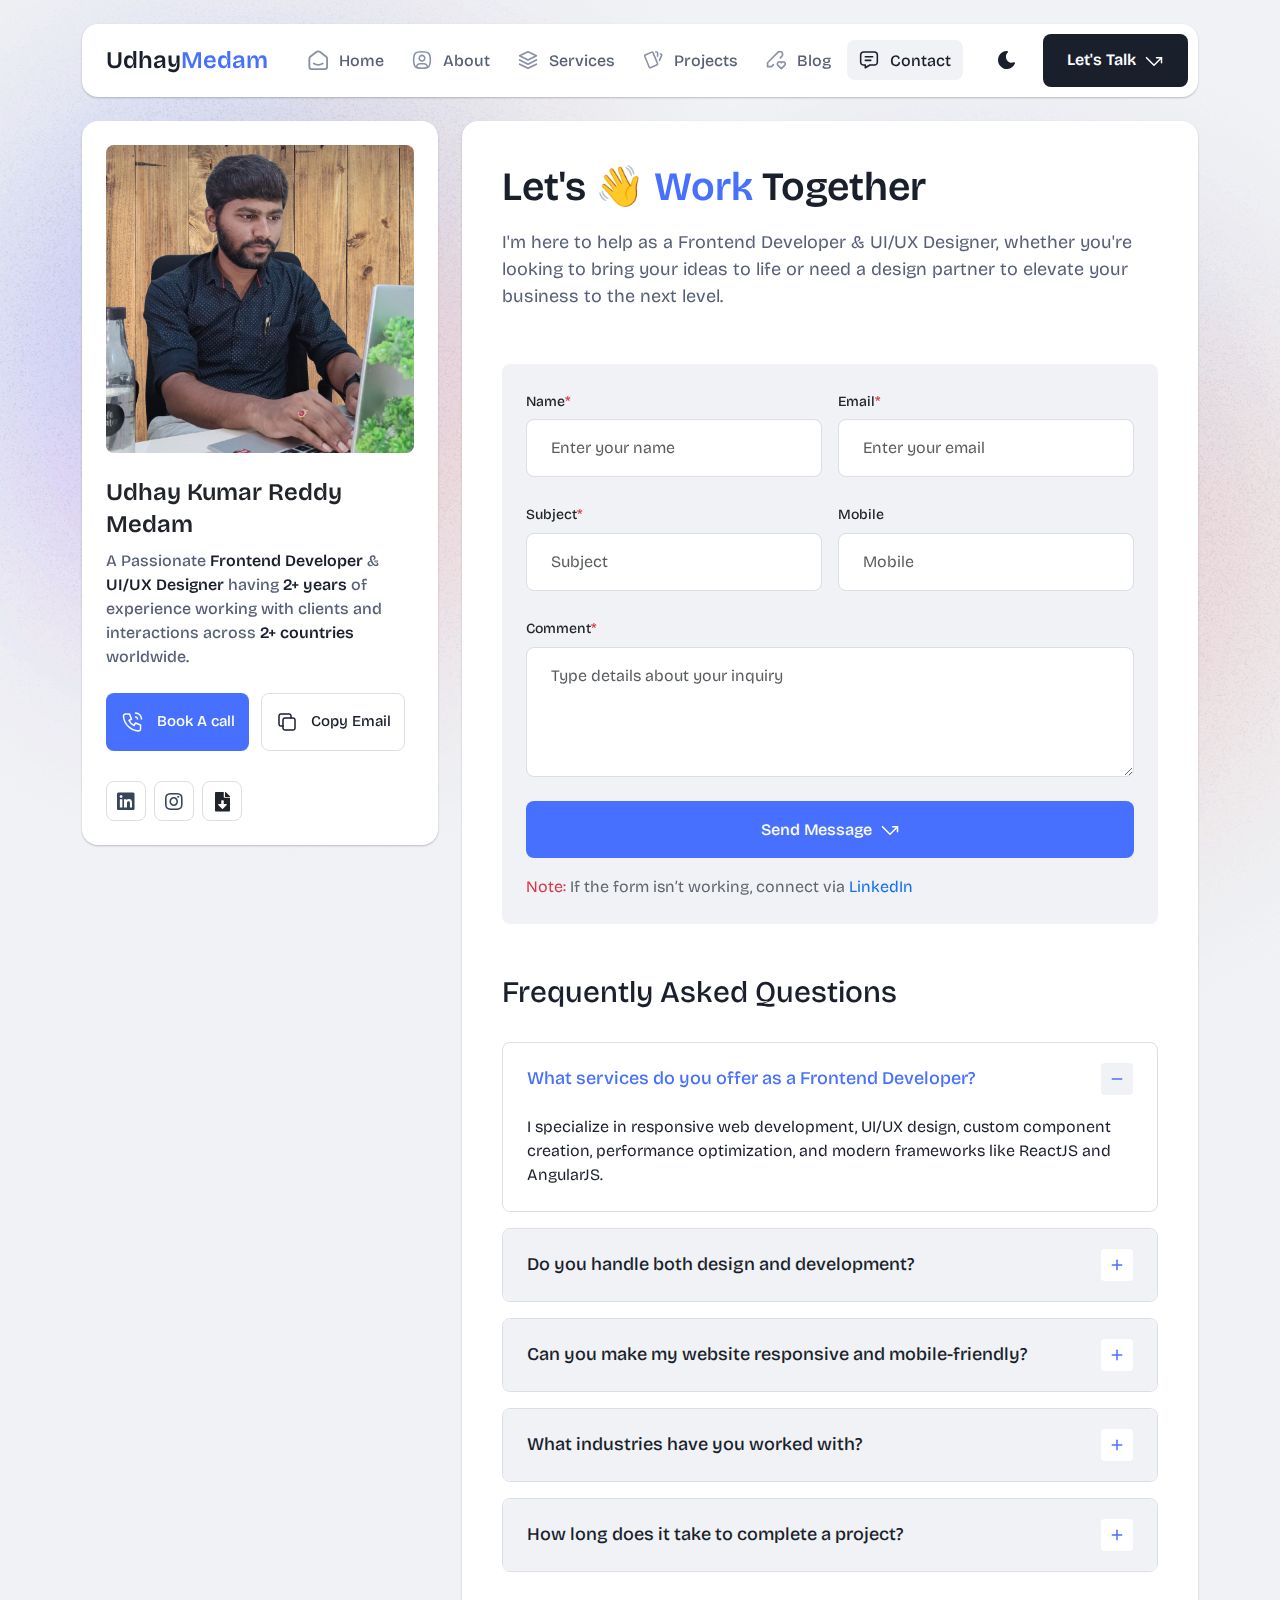
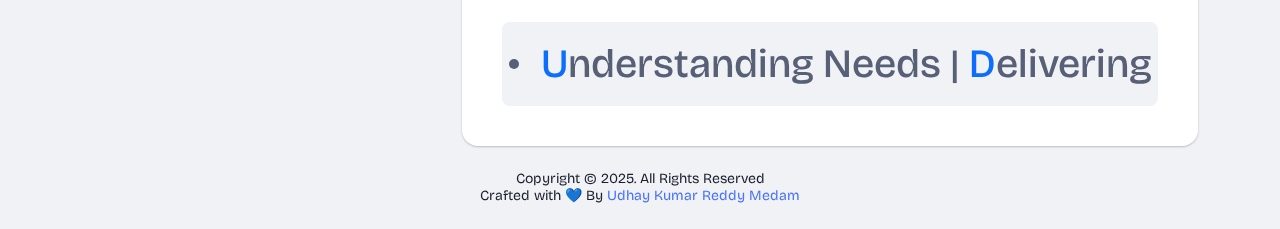
<file: contact.html>
<!DOCTYPE html>
<html lang="en">

<head>
  <meta charset="UTF-8">
  <meta http-equiv="X-UA-Compatible" content="IE=edge">
  <title>Udhay Kumar Reddy Medam</title>
  <meta name="description" content="Bentofolio - Bootstrap Personal Portfolio Template">
  <meta name="viewport" content="width=device-width, initial-scale=1">

  <link rel="shortcut icon" type="image/x-icon" href="assets/img/favicon.png">
  <!-- Place favicon.ico in the root directory -->

  <!-- CSS here -->
  <link rel="stylesheet" href="assets/css/bootstrap.min.css">
  <link rel="stylesheet" href="assets/fontawsome/css/all.min.css">
  <link rel="stylesheet" href="assets/fontawsome/css/fontawesome.min.css">
  <link rel="stylesheet" href="assets/css/slick.css">
  <link rel="stylesheet" href="assets/css/magnific-popup.css">
  <link rel="stylesheet" href="assets/css/style.css">
  <link rel="stylesheet" href="assets/css/responsive.css">
</head>

<body>
  <div id="page-content">
    <!-- header part start -->
    <header class="header-area">
      <nav class="navbar">
        <div class="container">
          <div class="menu-container">
            <div class="logo">
              <a class="navbar-brand me-0" href="index.html">
                <!-- <img src="./assets/img/udhaymedam.png" style="border-radius: 50%; width: 40px; height: 40px;" /> -->
                <span>Udhay<span class="primary">Medam</span></span>
              </a>
            </div>
            <div class="navbar-main d-flex flex-grow-1">
              <div class="logo inner-logo d-block d-xl-none">
                <a class="navbar-brand me-0" href="index.html">
                  <!-- <img src="./assets/img/udhaymedam.png" style="border-radius: 50%; width: 40px; height: 40px;" /> -->
                  <span>Udhay<span class="primary">Medam</span></span>
                </a>
              </div>
              <ul class="navbar-info mx-auto">
                <li class="nav-item">
                  <a class="nav-link" aria-current="page" href="index.html">
                    <svg class="nav-icon" viewBox="0 0 15 15" fill="none" xmlns="http://www.w3.org/2000/svg">
                      <path
                        d="M13.475 4.92481L9.03083 1.46814C8.64082 1.16473 8.1608 1 7.66667 1C7.17254 1 6.69251 1.16473 6.3025 1.46814L1.8575 4.92481C1.59037 5.13254 1.37424 5.39858 1.22563 5.7026C1.07701 6.00662 0.99984 6.34058 1 6.67897V12.679C1 13.121 1.17559 13.5449 1.48816 13.8575C1.80072 14.17 2.22464 14.3456 2.66667 14.3456H12.6667C13.1087 14.3456 13.5326 14.17 13.8452 13.8575C14.1577 13.5449 14.3333 13.121 14.3333 12.679V6.67897C14.3333 5.99314 14.0167 5.34564 13.475 4.92481Z"
                        stroke-width="1.4" stroke-linecap="round" stroke-linejoin="round" />
                      <path d="M10.9753 10.1665C9.13359 11.2773 6.14859 11.2773 4.30859 10.1665" stroke-width="1.4"
                        stroke-linecap="round" stroke-linejoin="round" />
                    </svg>
                    <span>Home</span>
                  </a>
                </li>
                <li class="nav-item">
                  <a class="nav-link" href="about.html">
                    <svg class="nav-icon" viewBox="0 0 18 18" fill="none" xmlns="http://www.w3.org/2000/svg">
                      <path
                        d="M9 9.8335C9.66304 9.8335 10.2989 9.5701 10.7678 9.10126C11.2366 8.63242 11.5 7.99654 11.5 7.3335C11.5 6.67045 11.2366 6.03457 10.7678 5.56573C10.2989 5.09689 9.66304 4.8335 9 4.8335C8.33696 4.8335 7.70107 5.09689 7.23223 5.56573C6.76339 6.03457 6.5 6.67045 6.5 7.3335C6.5 7.99654 6.76339 8.63242 7.23223 9.10126C7.70107 9.5701 8.33696 9.8335 9 9.8335Z"
                        stroke-width="1.4" stroke-linecap="round" stroke-linejoin="round" />
                      <path
                        d="M9 1.5C15 1.5 16.5 3 16.5 9C16.5 15 15 16.5 9 16.5C3 16.5 1.5 15 1.5 9C1.5 3 3 1.5 9 1.5Z"
                        stroke-width="1.4" stroke-linecap="round" stroke-linejoin="round" />
                      <path
                        d="M4 15.7085V15.6668C4 14.7828 4.35119 13.9349 4.97631 13.3098C5.60143 12.6847 6.44928 12.3335 7.33333 12.3335H10.6667C11.5507 12.3335 12.3986 12.6847 13.0237 13.3098C13.6488 13.9349 14 14.7828 14 15.6668V15.7085"
                        stroke-width="1.4" stroke-linecap="round" stroke-linejoin="round" />
                    </svg>
                    About
                  </a>
                </li>
                <li class="nav-item">
                  <a class="nav-link" href="services.html">
                    <svg class="nav-icon" viewBox="0 0 16 16" fill="none" xmlns="http://www.w3.org/2000/svg">
                      <path d="M7.99967 1.3335L1.33301 4.66683L7.99967 8.00016L14.6663 4.66683L7.99967 1.3335Z"
                        stroke-width="1.4" stroke-linecap="round" stroke-linejoin="round" />
                      <path d="M1.33301 8L7.99967 11.3333L14.6663 8" stroke-width="1.4" stroke-linecap="round"
                        stroke-linejoin="round" />
                      <path d="M1.33301 11.3335L7.99967 14.6668L14.6663 11.3335" stroke-width="1.4"
                        stroke-linecap="round" stroke-linejoin="round" />
                    </svg>
                    Services
                  </a>
                </li>
                <li class="nav-item">
                  <a class="nav-link" href="projects.html">
                    <svg class="nav-icon" viewBox="0 0 18 17" fill="none" xmlns="http://www.w3.org/2000/svg">
                      <path
                        d="M2.00326 3.99733L7.95159 1.40649C8.04974 1.36442 8.15533 1.34243 8.26212 1.34181C8.3689 1.34119 8.47473 1.36196 8.57337 1.40289C8.67201 1.44382 8.76145 1.50408 8.83642 1.58013C8.9114 1.65617 8.97039 1.74646 9.00992 1.84566L13.1133 11.764C13.1985 11.9651 13.2014 12.1917 13.1213 12.3949C13.0412 12.5982 12.8845 12.7618 12.6849 12.8507L6.73742 15.4415C6.63922 15.4837 6.53356 15.5058 6.42668 15.5065C6.3198 15.5072 6.21387 15.4864 6.11514 15.4455C6.0164 15.4046 5.92688 15.3442 5.85184 15.2681C5.7768 15.192 5.71778 15.1016 5.67826 15.0023L1.57492 5.08316C1.48963 4.88204 1.48673 4.65546 1.56684 4.45222C1.64696 4.24898 1.80367 4.08616 2.00326 3.99733Z"
                        stroke-width="1.4" stroke-linecap="round" stroke-linejoin="round" />
                      <path
                        d="M11.5 1.3335H12.3333C12.5543 1.3335 12.7663 1.42129 12.9226 1.57757C13.0789 1.73385 13.1667 1.94582 13.1667 2.16683V5.0835"
                        stroke-width="1.4" stroke-linecap="round" stroke-linejoin="round" />
                      <path
                        d="M15.6663 3C15.8863 3.09333 16.0997 3.18083 16.3063 3.2625C16.5098 3.34882 16.6706 3.51241 16.7534 3.71729C16.8362 3.92217 16.8343 4.15155 16.748 4.355L14.833 8.83334"
                        stroke-width="1.4" stroke-linecap="round" stroke-linejoin="round" />
                    </svg>
                    Projects
                  </a>
                </li>
                <li class="nav-item">
                  <a class="nav-link" href="blog.html">
                    <svg class="nav-icon" viewBox="0 0 17 16" fill="none" xmlns="http://www.w3.org/2000/svg">
                      <path
                        d="M12.1663 6.16676L13.4163 4.91676C13.6352 4.69789 13.8088 4.43805 13.9273 4.15208C14.0457 3.86612 14.1067 3.55962 14.1067 3.25009C14.1067 2.94056 14.0457 2.63406 13.9273 2.3481C13.8088 2.06213 13.6352 1.80229 13.4163 1.58342C13.1975 1.36455 12.9376 1.19094 12.6517 1.07248C12.3657 0.954033 12.0592 0.893066 11.7497 0.893066C11.4401 0.893066 11.1336 0.954033 10.8477 1.07248C10.5617 1.19094 10.3019 1.36455 10.083 1.58342L1.33301 10.3334V13.6668H4.66634L6.33301 12.0001"
                        stroke-width="1.4" stroke-linecap="round" stroke-linejoin="round" />
                      <path
                        d="M13.0004 15.3335L15.7921 12.5968C15.9633 12.4307 16.0995 12.232 16.1926 12.0124C16.2857 11.7927 16.3339 11.5567 16.3343 11.3181C16.3347 11.0796 16.2873 10.8434 16.1948 10.6235C16.1024 10.4035 15.9669 10.2044 15.7963 10.0377C15.448 9.69712 14.9806 9.50602 14.4935 9.50509C14.0065 9.50415 13.5383 9.69346 13.1888 10.0327L13.0021 10.216L12.8163 10.0327C12.4681 9.69237 12.0008 9.50143 11.5139 9.50049C11.0271 9.49956 10.5591 9.68871 10.2096 10.0277C10.0383 10.1937 9.9021 10.3924 9.80891 10.612C9.71572 10.8316 9.66746 11.0677 9.667 11.3062C9.66653 11.5447 9.71386 11.781 9.80619 12.0009C9.89853 12.2209 10.034 12.4201 10.2046 12.5868L13.0004 15.3335Z"
                        stroke-width="1.4" stroke-linecap="round" stroke-linejoin="round" />
                    </svg>
                    Blog
                  </a>
                </li>
                <li class="nav-item">
                  <a class="nav-link active" href="contact.html">
                    <svg class="nav-icon" viewBox="0 0 18 17" fill="none" xmlns="http://www.w3.org/2000/svg">
                      <path d="M5.66699 5.5H12.3337" stroke-width="1.4" stroke-linecap="round"
                        stroke-linejoin="round" />
                      <path d="M5.66699 8.8335H10.667" stroke-width="1.4" stroke-linecap="round"
                        stroke-linejoin="round" />
                      <path
                        d="M14 1.3335C14.663 1.3335 15.2989 1.59689 15.7678 2.06573C16.2366 2.53457 16.5 3.17045 16.5 3.8335V10.5002C16.5 11.1632 16.2366 11.7991 15.7678 12.2679C15.2989 12.7368 14.663 13.0002 14 13.0002H9.83333L5.66667 15.5002V13.0002H4C3.33696 13.0002 2.70107 12.7368 2.23223 12.2679C1.76339 11.7991 1.5 11.1632 1.5 10.5002V3.8335C1.5 3.17045 1.76339 2.53457 2.23223 2.06573C2.70107 1.59689 3.33696 1.3335 4 1.3335H14Z"
                        stroke-width="1.4" stroke-linecap="round" stroke-linejoin="round" />
                    </svg>
                    Contact
                  </a>
                </li>
              </ul>
              <div class="header-right-info d-flex align-items-center">
                <button class="theme-control-btn">
                  <span class="dark">
                    <svg width="24" height="24" viewBox="0 0 24 24" fill="none" xmlns="http://www.w3.org/2000/svg">
                      <path
                        d="M11.8005 3C10.207 3.0003 8.64356 3.44286 7.27683 4.28049C5.91011 5.11811 4.79139 6.31937 4.04002 7.75612C3.28865 9.19288 2.93281 10.8112 3.01046 12.4386C3.08811 14.0659 3.59633 15.6411 4.48091 16.9963C5.3655 18.3514 6.59326 19.4356 8.03324 20.1333C9.47322 20.8309 11.0714 21.1157 12.6573 20.9574C14.2432 20.7991 15.7573 20.2036 17.0381 19.2344C18.319 18.2652 19.3185 16.9587 19.9301 15.4542C20.2302 14.7162 19.5111 13.9746 18.7875 14.2752C17.5475 14.7888 16.1706 14.8418 14.8963 14.425C13.622 14.0082 12.5308 13.1479 11.8126 11.9937C11.0943 10.8396 10.7943 9.4645 10.9648 8.10764C11.1353 6.75077 11.7655 5.49792 12.7458 4.5669L12.8136 4.4949C13.2986 3.9279 12.913 3.0072 12.1464 3.0072H11.9122L11.8524 3.0018L11.7996 3H11.8005Z"
                        fill="#1A1F2C" />
                    </svg>
                    <small class="theme-text d-block d-xl-none">Change appearance</small>
                  </span>
                  <span class="light">
                    <svg width="24" height="24" viewBox="0 0 24 24" fill="none" xmlns="http://www.w3.org/2000/svg">
                      <path
                        d="M12 19C12.2449 19 12.4813 19.09 12.6644 19.2527C12.8474 19.4155 12.9643 19.6397 12.993 19.883L13 20V21C12.9997 21.2549 12.9021 21.5 12.7272 21.6854C12.5522 21.8707 12.313 21.9822 12.0586 21.9972C11.8042 22.0121 11.5536 21.9293 11.3582 21.7657C11.1627 21.6021 11.0371 21.3701 11.007 21.117L11 21V20C11 19.7348 11.1054 19.4804 11.2929 19.2929C11.4804 19.1054 11.7348 19 12 19Z"
                        fill="#FD7E41" />
                      <path
                        d="M18.3127 16.9099L18.4067 16.9929L19.1067 17.6929C19.2861 17.8729 19.3902 18.1144 19.398 18.3683C19.4057 18.6223 19.3165 18.8697 19.1485 19.0602C18.9804 19.2508 18.7462 19.3702 18.4933 19.3943C18.2403 19.4184 17.9877 19.3454 17.7867 19.1899L17.6927 19.1069L16.9927 18.4069C16.8202 18.2347 16.7165 18.0053 16.7012 17.7619C16.6859 17.5186 16.76 17.278 16.9097 17.0855C17.0593 16.893 17.2741 16.7618 17.5137 16.7166C17.7533 16.6713 18.0012 16.7152 18.2107 16.8399L18.3127 16.9099Z"
                        fill="#FD7E41" />
                      <path
                        d="M7.00747 16.993C7.17965 17.1652 7.28308 17.3943 7.29836 17.6373C7.31364 17.8803 7.23972 18.1206 7.09047 18.313L7.00747 18.407L6.30747 19.107C6.12751 19.2863 5.88604 19.3905 5.63209 19.3982C5.37814 19.406 5.13076 19.3168 4.94019 19.1487C4.74963 18.9807 4.63017 18.7464 4.60607 18.4935C4.58198 18.2406 4.65506 17.988 4.81047 17.787L4.89347 17.693L5.59347 16.993C5.781 16.8055 6.03531 16.7002 6.30047 16.7002C6.56563 16.7002 6.81994 16.8055 7.00747 16.993Z"
                        fill="#FD7E41" />
                      <path
                        d="M3.99987 11C4.25475 11.0003 4.4999 11.0979 4.68524 11.2728C4.87057 11.4478 4.9821 11.687 4.99704 11.9414C5.01198 12.1958 4.92919 12.4464 4.7656 12.6418C4.60201 12.8373 4.36996 12.9629 4.11687 12.993L3.99987 13H2.99987C2.74499 12.9997 2.49984 12.9021 2.3145 12.7272C2.12916 12.5522 2.01763 12.313 2.0027 12.0586C1.98776 11.8042 2.07054 11.5536 2.23413 11.3582C2.39772 11.1627 2.62977 11.0371 2.88287 11.007L2.99987 11H3.99987Z"
                        fill="#FD7E41" />
                      <path
                        d="M20.9999 11C21.2547 11.0003 21.4999 11.0979 21.6852 11.2728C21.8706 11.4478 21.9821 11.687 21.997 11.9414C22.012 12.1958 21.9292 12.4464 21.7656 12.6418C21.602 12.8373 21.37 12.9629 21.1169 12.993L20.9999 13H19.9999C19.745 12.9997 19.4998 12.9021 19.3145 12.7272C19.1292 12.5522 19.0176 12.313 19.0027 12.0586C18.9878 11.8042 19.0705 11.5536 19.2341 11.3582C19.3977 11.1627 19.6298 11.0371 19.8829 11.007L19.9999 11H20.9999Z"
                        fill="#FD7E41" />
                      <path
                        d="M6.21264 4.80985L6.30664 4.89285L7.00664 5.59285C7.18599 5.77281 7.29011 6.01429 7.29787 6.26824C7.30562 6.52219 7.21642 6.76957 7.04839 6.96013C6.88036 7.1507 6.64609 7.27016 6.39316 7.29425C6.14024 7.31834 5.88763 7.24526 5.68664 7.08985L5.59264 7.00685L4.89264 6.30685C4.72073 6.13453 4.61757 5.90543 4.6025 5.66248C4.58744 5.41954 4.6615 5.17945 4.8108 4.98721C4.9601 4.79497 5.1744 4.66378 5.41351 4.61824C5.65262 4.57271 5.90013 4.61594 6.10964 4.73985L6.21264 4.80985Z"
                        fill="#FD7E41" />
                      <path
                        d="M19.1071 4.89288C19.2793 5.06508 19.3827 5.29418 19.398 5.5372C19.4132 5.78023 19.3393 6.02048 19.1901 6.21288L19.1071 6.30688L18.4071 7.00688C18.2271 7.18623 17.9856 7.29036 17.7317 7.29811C17.4777 7.30587 17.2304 7.21667 17.0398 7.04864C16.8492 6.8806 16.7298 6.64633 16.7057 6.39341C16.6816 6.14049 16.7547 5.88788 16.9101 5.68688L16.9931 5.59288L17.6931 4.89288C17.8806 4.70541 18.1349 4.6001 18.4001 4.6001C18.6652 4.6001 18.9196 4.70541 19.1071 4.89288Z"
                        fill="#FD7E41" />
                      <path
                        d="M12 2C12.2449 2.00003 12.4813 2.08996 12.6644 2.25272C12.8474 2.41547 12.9643 2.63975 12.993 2.883L13 3V4C12.9997 4.25488 12.9021 4.50003 12.7272 4.68537C12.5522 4.8707 12.313 4.98223 12.0586 4.99717C11.8042 5.01211 11.5536 4.92933 11.3582 4.76573C11.1627 4.60214 11.0371 4.3701 11.007 4.117L11 4V3C11 2.73478 11.1054 2.48043 11.2929 2.29289C11.4804 2.10536 11.7348 2 12 2Z"
                        fill="#FD7E41" />
                      <path
                        d="M12 7C12.9797 6.99994 13.9378 7.28769 14.7553 7.8275C15.5729 8.36731 16.2138 9.1354 16.5986 10.0364C16.9833 10.9373 17.0949 11.9315 16.9195 12.8953C16.7441 13.8592 16.2893 14.7502 15.6118 15.4579C14.9343 16.1655 14.0638 16.6585 13.1085 16.8756C12.1532 17.0928 11.1552 17.0245 10.2383 16.6793C9.3215 16.334 8.52629 15.7271 7.95146 14.9338C7.37663 14.1405 7.04752 13.1958 7.005 12.217L7 12L7.005 11.783C7.06092 10.4958 7.61161 9.27978 8.54222 8.38866C9.47284 7.49754 10.7115 7.00007 12 7Z"
                        fill="#FD7E41" />
                    </svg>
                    <small class="theme-text d-block d-xl-none">Change Appearance</small>
                  </span>
                </button>
                <a href="contact.html" class="lets-talk-btn">
                  Let's Talk<svg class="icon" width="20" height="20" viewBox="0 0 20 20" fill="none"
                    xmlns="http://www.w3.org/2000/svg">
                    <path d="M17.5 11.6665V6.6665H12.5" stroke="white" stroke-width="1.5" stroke-linecap="round"
                      stroke-linejoin="round" />
                    <path d="M17.5 6.6665L10 14.1665L2.5 6.6665" stroke="white" stroke-width="1.5"
                      stroke-linecap="round" stroke-linejoin="round" />
                  </svg>
                </a>
              </div>
            </div>
            <div class="mobile-menu-overlay d-block d-lg-none"></div>
            <div class="align-items-center d-flex gap-3 d-block d-xl-none">
              <button class="theme-control-btn border-0 p-1" style="border-radius: 10px; background:none;">
                <span class="dark">
                  <svg width="24" height="24" viewBox="0 0 24 24" fill="none" xmlns="http://www.w3.org/2000/svg">
                    <path
                      d="M11.8005 3C10.207 3.0003 8.64356 3.44286 7.27683 4.28049C5.91011 5.11811 4.79139 6.31937 4.04002 7.75612C3.28865 9.19288 2.93281 10.8112 3.01046 12.4386C3.08811 14.0659 3.59633 15.6411 4.48091 16.9963C5.3655 18.3514 6.59326 19.4356 8.03324 20.1333C9.47322 20.8309 11.0714 21.1157 12.6573 20.9574C14.2432 20.7991 15.7573 20.2036 17.0381 19.2344C18.319 18.2652 19.3185 16.9587 19.9301 15.4542C20.2302 14.7162 19.5111 13.9746 18.7875 14.2752C17.5475 14.7888 16.1706 14.8418 14.8963 14.425C13.622 14.0082 12.5308 13.1479 11.8126 11.9937C11.0943 10.8396 10.7943 9.4645 10.9648 8.10764C11.1353 6.75077 11.7655 5.49792 12.7458 4.5669L12.8136 4.4949C13.2986 3.9279 12.913 3.0072 12.1464 3.0072H11.9122L11.8524 3.0018L11.7996 3H11.8005Z"
                      fill="#1A1F2C" />
                  </svg>
                </span>
                <span class="light">
                  <svg width="24" height="24" viewBox="0 0 24 24" fill="none" xmlns="http://www.w3.org/2000/svg">
                    <path
                      d="M12 19C12.2449 19 12.4813 19.09 12.6644 19.2527C12.8474 19.4155 12.9643 19.6397 12.993 19.883L13 20V21C12.9997 21.2549 12.9021 21.5 12.7272 21.6854C12.5522 21.8707 12.313 21.9822 12.0586 21.9972C11.8042 22.0121 11.5536 21.9293 11.3582 21.7657C11.1627 21.6021 11.0371 21.3701 11.007 21.117L11 21V20C11 19.7348 11.1054 19.4804 11.2929 19.2929C11.4804 19.1054 11.7348 19 12 19Z"
                      fill="#FD7E41" />
                    <path
                      d="M18.3127 16.9099L18.4067 16.9929L19.1067 17.6929C19.2861 17.8729 19.3902 18.1144 19.398 18.3683C19.4057 18.6223 19.3165 18.8697 19.1485 19.0602C18.9804 19.2508 18.7462 19.3702 18.4933 19.3943C18.2403 19.4184 17.9877 19.3454 17.7867 19.1899L17.6927 19.1069L16.9927 18.4069C16.8202 18.2347 16.7165 18.0053 16.7012 17.7619C16.6859 17.5186 16.76 17.278 16.9097 17.0855C17.0593 16.893 17.2741 16.7618 17.5137 16.7166C17.7533 16.6713 18.0012 16.7152 18.2107 16.8399L18.3127 16.9099Z"
                      fill="#FD7E41" />
                    <path
                      d="M7.00747 16.993C7.17965 17.1652 7.28308 17.3943 7.29836 17.6373C7.31364 17.8803 7.23972 18.1206 7.09047 18.313L7.00747 18.407L6.30747 19.107C6.12751 19.2863 5.88604 19.3905 5.63209 19.3982C5.37814 19.406 5.13076 19.3168 4.94019 19.1487C4.74963 18.9807 4.63017 18.7464 4.60607 18.4935C4.58198 18.2406 4.65506 17.988 4.81047 17.787L4.89347 17.693L5.59347 16.993C5.781 16.8055 6.03531 16.7002 6.30047 16.7002C6.56563 16.7002 6.81994 16.8055 7.00747 16.993Z"
                      fill="#FD7E41" />
                    <path
                      d="M3.99987 11C4.25475 11.0003 4.4999 11.0979 4.68524 11.2728C4.87057 11.4478 4.9821 11.687 4.99704 11.9414C5.01198 12.1958 4.92919 12.4464 4.7656 12.6418C4.60201 12.8373 4.36996 12.9629 4.11687 12.993L3.99987 13H2.99987C2.74499 12.9997 2.49984 12.9021 2.3145 12.7272C2.12916 12.5522 2.01763 12.313 2.0027 12.0586C1.98776 11.8042 2.07054 11.5536 2.23413 11.3582C2.39772 11.1627 2.62977 11.0371 2.88287 11.007L2.99987 11H3.99987Z"
                      fill="#FD7E41" />
                    <path
                      d="M20.9999 11C21.2547 11.0003 21.4999 11.0979 21.6852 11.2728C21.8706 11.4478 21.9821 11.687 21.997 11.9414C22.012 12.1958 21.9292 12.4464 21.7656 12.6418C21.602 12.8373 21.37 12.9629 21.1169 12.993L20.9999 13H19.9999C19.745 12.9997 19.4998 12.9021 19.3145 12.7272C19.1292 12.5522 19.0176 12.313 19.0027 12.0586C18.9878 11.8042 19.0705 11.5536 19.2341 11.3582C19.3977 11.1627 19.6298 11.0371 19.8829 11.007L19.9999 11H20.9999Z"
                      fill="#FD7E41" />
                    <path
                      d="M6.21264 4.80985L6.30664 4.89285L7.00664 5.59285C7.18599 5.77281 7.29011 6.01429 7.29787 6.26824C7.30562 6.52219 7.21642 6.76957 7.04839 6.96013C6.88036 7.1507 6.64609 7.27016 6.39316 7.29425C6.14024 7.31834 5.88763 7.24526 5.68664 7.08985L5.59264 7.00685L4.89264 6.30685C4.72073 6.13453 4.61757 5.90543 4.6025 5.66248C4.58744 5.41954 4.6615 5.17945 4.8108 4.98721C4.9601 4.79497 5.1744 4.66378 5.41351 4.61824C5.65262 4.57271 5.90013 4.61594 6.10964 4.73985L6.21264 4.80985Z"
                      fill="#FD7E41" />
                    <path
                      d="M19.1071 4.89288C19.2793 5.06508 19.3827 5.29418 19.398 5.5372C19.4132 5.78023 19.3393 6.02048 19.1901 6.21288L19.1071 6.30688L18.4071 7.00688C18.2271 7.18623 17.9856 7.29036 17.7317 7.29811C17.4777 7.30587 17.2304 7.21667 17.0398 7.04864C16.8492 6.8806 16.7298 6.64633 16.7057 6.39341C16.6816 6.14049 16.7547 5.88788 16.9101 5.68688L16.9931 5.59288L17.6931 4.89288C17.8806 4.70541 18.1349 4.6001 18.4001 4.6001C18.6652 4.6001 18.9196 4.70541 19.1071 4.89288Z"
                      fill="#FD7E41" />
                    <path
                      d="M12 2C12.2449 2.00003 12.4813 2.08996 12.6644 2.25272C12.8474 2.41547 12.9643 2.63975 12.993 2.883L13 3V4C12.9997 4.25488 12.9021 4.50003 12.7272 4.68537C12.5522 4.8707 12.313 4.98223 12.0586 4.99717C11.8042 5.01211 11.5536 4.92933 11.3582 4.76573C11.1627 4.60214 11.0371 4.3701 11.007 4.117L11 4V3C11 2.73478 11.1054 2.48043 11.2929 2.29289C11.4804 2.10536 11.7348 2 12 2Z"
                      fill="#FD7E41" />
                    <path
                      d="M12 7C12.9797 6.99994 13.9378 7.28769 14.7553 7.8275C15.5729 8.36731 16.2138 9.1354 16.5986 10.0364C16.9833 10.9373 17.0949 11.9315 16.9195 12.8953C16.7441 13.8592 16.2893 14.7502 15.6118 15.4579C14.9343 16.1655 14.0638 16.6585 13.1085 16.8756C12.1532 17.0928 11.1552 17.0245 10.2383 16.6793C9.3215 16.334 8.52629 15.7271 7.95146 14.9338C7.37663 14.1405 7.04752 13.1958 7.005 12.217L7 12L7.005 11.783C7.06092 10.4958 7.61161 9.27978 8.54222 8.38866C9.47284 7.49754 10.7115 7.00007 12 7Z"
                      fill="#FD7E41" />
                  </svg>
                </span>
              </button>
              <div class="mobile-menu-control-bar d-block d-xl-none">

                <button class="mobile-menu-control-bar">
                  <i class="fas fa-bars"></i>
                </button>
              </div>
            </div>
          </div>
        </div>
      </nav>
    </header>
    <!-- header part end -->

    <!-- main area part start -->
    <main>

      <section class="content-box-area mt-4">
        <div class="container">
          <div class="row g-4">
            <div class="col-xl-4 d-none d-xl-block">
              <div class="card profile-card">
                <div class="card-body">
                  <div class="image text-center">
                    <img src="assets/img/images/udhaymedam pics (4).png" alt="profile" class="img-fluid w-100">
                  </div>
                  <div class="text">
                    <h3 class="card-title">Udhay Kumar Reddy Medam</h3>
                    <p>
                      A Passionate <span>Frontend Developer</span> & <span>UI/UX Designer</span> having
                      <span>2+ years</span> of experience working with clients and interactions
                      across <span>2+ countries</span> worldwide.
                    </p>
                    <div class="common-button-groups">
                      <a class="btn btn-call" href="tel:+919704241821">
                        <svg class="icon" width="25" height="24" viewBox="0 0 25 24" fill="none"
                          xmlns="http://www.w3.org/2000/svg">
                          <path
                            d="M5.5 4H9.5L11.5 9L9 10.5C10.071 12.6715 11.8285 14.429 14 15.5L15.5 13L20.5 15V19C20.5 19.5304 20.2893 20.0391 19.9142 20.4142C19.5391 20.7893 19.0304 21 18.5 21C14.5993 20.763 10.9202 19.1065 8.15683 16.3432C5.3935 13.5798 3.73705 9.90074 3.5 6C3.5 5.46957 3.71071 4.96086 4.08579 4.58579C4.46086 4.21071 4.96957 4 5.5 4Z"
                            stroke="white" stroke-width="1.5" stroke-linecap="round" stroke-linejoin="round" />
                          <path
                            d="M15.5 7C16.0304 7 16.5391 7.21071 16.9142 7.58579C17.2893 7.96086 17.5 8.46957 17.5 9"
                            stroke="white" stroke-width="1.5" stroke-linecap="round" stroke-linejoin="round" />
                          <path d="M15.5 3C17.0913 3 18.6174 3.63214 19.7426 4.75736C20.8679 5.88258 21.5 7.4087 21.5 9"
                            stroke="white" stroke-width="1.5" stroke-linecap="round" stroke-linejoin="round" />
                        </svg>
                        Book A call
                      </a>
                      <button class="btn btn-copy" data-clipboard-text="udhaykumarmedam@gmail.com">
                        <svg class="icon" width="24" height="24" viewBox="0 0 24 24" fill="none"
                          xmlns="http://www.w3.org/2000/svg">
                          <path
                            d="M8 10C8 9.46957 8.21071 8.96086 8.58579 8.58579C8.96086 8.21071 9.46957 8 10 8H18C18.5304 8 19.0391 8.21071 19.4142 8.58579C19.7893 8.96086 20 9.46957 20 10V18C20 18.5304 19.7893 19.0391 19.4142 19.4142C19.0391 19.7893 18.5304 20 18 20H10C9.46957 20 8.96086 19.7893 8.58579 19.4142C8.21071 19.0391 8 18.5304 8 18V10Z"
                            stroke-width="1.5" stroke-linecap="round" stroke-linejoin="round" />
                          <path
                            d="M16 8V6C16 5.46957 15.7893 4.96086 15.4142 4.58579C15.0391 4.21071 14.5304 4 14 4H6C5.46957 4 4.96086 4.21071 4.58579 4.58579C4.21071 4.96086 4 5.46957 4 6V14C4 14.5304 4.21071 15.0391 4.58579 15.4142C4.96086 15.7893 5.46957 16 6 16H8"
                            stroke-width="1.5" stroke-linecap="round" stroke-linejoin="round" />
                        </svg>
                        Copy Email
                      </button>
                    </div>
                    <div class="social-media-icon">
                      <ul class="list-unstyled">
                        <!-- <li><a href="#"><i class="fab fa-facebook"></i></a></li> -->
                        <li><a href="https://www.linkedin.com/in/mudhay/"><i class="fab fa-linkedin"></i></a></li>
                        <!-- <li><a href="#"><i class="fab fa-github"></i></a></li> -->
                        <li><a href="https://www.instagram.com/vividudhaytales/"><i class="fab fa-instagram"></i></a>
                        </li>
                        <!-- <li><a href="#"><i class="fab fa-twitter"></i></a></li> -->
                        <li><a><i class="fas fa-file-download"></i></a></li>
                      </ul>
                    </div>
                  </div>
                </div>
              </div>
            </div>
            <div class="col-xl-8">
              <div class="card content-box-card">
                <div class="card-body portfolio-card contact-card">
                  <div class="top-info">
                    <div class="text">
                      <h1 class="main-title">Let's 👋 <span>Work</span> Together</h1>
                      <p>I'm here to help as a Frontend Developer & UI/UX Designer, whether you're looking to bring your
                        ideas to life or need a design partner to elevate your business to the next level.</p>
                    </div>
                  </div>
                  <div class="contact-area">
                    <div class="leave-comments-area">
                      <div class="comments-box">
                        <form id="contactForm" action="#" method="post">
                          <div class="row gx-3">
                            <div class="col-md-6">
                              <div class="mb-4">
                                <label class="form-label">Name<span class="text-danger">*</span></label>
                                <input type="text" class="form-control shadow-none" name="user-name" id="user-name"
                                  placeholder="Enter your name" required>
                              </div>
                            </div>
                            <div class="col-md-6">
                              <div class="mb-4">
                                <label class="form-label">Email<span class="text-danger">*</span></label>
                                <input type="email" class="form-control shadow-none" id="user-email" name="user-email"
                                  placeholder="Enter your email" required>
                              </div>
                            </div>
                            <div class="col-md-6">
                              <div class="mb-4">
                                <label class="form-label">Subject<span class="text-danger">*</span></label>
                                <input type="text" class="form-control shadow-none" id="user-subject"
                                  name="user-subject" placeholder="Subject" required>
                              </div>
                            </div>
                            <div class="col-md-6">
                              <div class="mb-4">
                                <label class="form-label">Mobile</label>
                                <input type="tel" class="form-control shadow-none" id="user-phone" name="phone"
                                  placeholder="Mobile">
                              </div>
                            </div>
                            <!-- <div class="col-md-6">
                              <div class="mb-4">
                                <label class="form-label">Budget</label>
                                <select name="budget" required class="form-select shadow-none">
                                  <option disabled selected>Select budget...</option>
                                  <option value="$5000">$5000</option>
                                  <option value="$5000 - $1000">$5000 - $10000</option>
                                  <option value="$10000 - $2000">$10000 - $20000</option>
                                  <option value="$20000">$20000+</option>
                                </select>
                              </div>
                            </div> -->
                            <div class="col-md-12">
                              <div class="mb-4">
                                <label class="form-label">Comment<span class="text-danger">*</span></label>
                                <textarea id="user-message" class="form-control shadow-none" rows="4"
                                  placeholder="Type details about your inquiry" required></textarea>
                              </div>
                            </div>
                            <div class="col-md-12">
                              <button class="submit-btn" type="submit">
                                Send Message
                                <svg class="icon" width="20" height="20" viewBox="0 0 20 20" fill="none"
                                  xmlns="http://www.w3.org/2000/svg">
                                  <path d="M17.5 11.6665V6.6665H12.5" stroke="white" stroke-width="1.5"
                                    stroke-linecap="round" stroke-linejoin="round"></path>
                                  <path d="M17.5 6.6665L10 14.1665L2.5 6.6665" stroke="white" stroke-width="1.5"
                                    stroke-linecap="round" stroke-linejoin="round"></path>
                                </svg>
                              </button>
                            </div>
                          </div>
                        </form>
                        <p class="mt-3"><span class="text-danger">Note:</span> If the form isn’t working, connect via <a
                            href="https://www.linkedin.com/in/mudhay/">LinkedIn</a></p>
                        <!-- <div class="row mt-3">
                          <div id="success"></div>
                        </div> -->
                      </div>
                    </div>
                    <!-- <div class="contact-map-area">
                      <iframe
                        src="https://www.google.com/maps/embed?pb=!1m18!1m12!1m3!1d242.21393548718441!2d79.69190990410603!3d13.753347823007962!2m3!1f0!2f0!3f0!3m2!1i1024!2i768!4f13.1!3m3!1m2!1s0x3a4d3e543dbbc769%3A0xc759d83ecf891652!2sSrikalahasti%2C%20Andhra%20Pradesh!5e0!3m2!1sen!2sin!4v1733638167077!5m2!1sen!2sin"
                        allowfullscreen="" loading="lazy" referrerpolicy="no-referrer-when-downgrade"></iframe>
                    </div> -->
                    <div class="frequently-asked-questions">
                      <h2 class="main-common-title">Frequently Asked Questions
                      </h2>
                      <div class="frequently-asked-questions-main">
                        <div class="accordion" id="accordionExample">
                          <div class="accordion-item">
                            <h4 class="accordion-header" id="headingOne">
                              <button class="accordion-button" type="button" data-bs-toggle="collapse"
                                data-bs-target="#collapseOne" aria-expanded="true" aria-controls="collapseOne">
                                What services do you offer as a Frontend Developer?
                                <span class="ms-auto">
                                  <span class="icon ms-4">
                                    <img class="icon-plus" src="assets/img/icons/plus.svg" alt="plus">
                                    <img class="icon-minus d-none" src="assets/img/icons/minus.svg" alt="minus">
                                  </span>
                                </span>
                              </button>
                            </h4>
                            <div id="collapseOne" class="accordion-collapse collapse show" aria-labelledby="headingOne"
                              data-bs-parent="#accordionExample">
                              <div class="accordion-body">
                                <p>I specialize in responsive web development, UI/UX design, custom component creation,
                                  performance optimization, and modern frameworks like ReactJS and AngularJS.</p>
                              </div>
                            </div>
                          </div>
                          <div class="accordion-item">
                            <h4 class="accordion-header" id="headingTwo">
                              <button class="accordion-button collapsed" type="button" data-bs-toggle="collapse"
                                data-bs-target="#collapseTwo" aria-expanded="false" aria-controls="collapseTwo">
                                Do you handle both design and development?
                                <span class="ms-auto">
                                  <span class="icon ms-4">
                                    <img class="icon-plus" src="assets/img/icons/plus.svg" alt="plus">
                                    <img class="icon-minus d-none" src="assets/img/icons/minus.svg" alt="minus">
                                  </span>
                                </span>
                              </button>
                            </h4>
                            <div id="collapseTwo" class="accordion-collapse collapse" aria-labelledby="headingTwo"
                              data-bs-parent="#accordionExample">
                              <div class="accordion-body">
                                <p>Yes! I provide end-to-end solutions, from designing intuitive and user-friendly
                                  interfaces to coding high-quality frontend solutions.</p>
                              </div>
                            </div>
                          </div>
                          <div class="accordion-item">
                            <h4 class="accordion-header" id="headingThree">
                              <button class="accordion-button collapsed" type="button" data-bs-toggle="collapse"
                                data-bs-target="#collapseThree" aria-expanded="false" aria-controls="collapseThree">
                                Can you make my website responsive and mobile-friendly?
                                <span class="ms-auto">
                                  <span class="icon ms-4">
                                    <img class="icon-plus" src="assets/img/icons/plus.svg" alt="plus">
                                    <img class="icon-minus d-none" src="assets/img/icons/minus.svg" alt="minus">
                                  </span>
                                </span>
                              </button>
                            </h4>
                            <div id="collapseThree" class="accordion-collapse collapse" aria-labelledby="headingThree"
                              data-bs-parent="#accordionExample">
                              <div class="accordion-body">
                                <p>Absolutely! Ensuring a seamless experience on all devices is my top priority, and I
                                  focus on creating responsive designs for every screen size.</p>
                              </div>
                            </div>
                          </div>
                          <div class="accordion-item">
                            <h4 class="accordion-header" id="headingFour">
                              <button class="accordion-button collapsed" type="button" data-bs-toggle="collapse"
                                data-bs-target="#collapseFour" aria-expanded="false" aria-controls="collapseFour">
                                What industries have you worked with?
                                <span class="ms-auto">
                                  <span class="icon ms-4">
                                    <img class="icon-plus" src="assets/img/icons/plus.svg" alt="plus">
                                    <img class="icon-minus d-none" src="assets/img/icons/minus.svg" alt="minus">
                                  </span>
                                </span>
                              </button>
                            </h4>
                            <div id="collapseFour" class="accordion-collapse collapse" aria-labelledby="headingFour"
                              data-bs-parent="#accordionExample">
                              <div class="accordion-body">
                                <p>I have worked across diverse industries, including technology, healthcare, food,
                                  restaurants, interior design, small businesses, and personal portfolios, delivering
                                  high-quality solutions tailored to each client's unique needs.</p>
                              </div>
                            </div>
                          </div>
                          <div class="accordion-item">
                            <h4 class="accordion-header" id="headingFive">
                              <button class="accordion-button collapsed" type="button" data-bs-toggle="collapse"
                                data-bs-target="#collapseFive" aria-expanded="false" aria-controls="collapseFive">
                                How long does it take to complete a project?
                                <span class="ms-auto">
                                  <span class="icon ms-4">
                                    <img class="icon-plus" src="assets/img/icons/plus.svg" alt="plus">
                                    <img class="icon-minus d-none" src="assets/img/icons/minus.svg" alt="minus">
                                  </span>
                                </span>
                              </button>
                            </h4>
                            <div id="collapseFive" class="accordion-collapse collapse" aria-labelledby="headingFive"
                              data-bs-parent="#accordionExample">
                              <div class="accordion-body">
                                <p>The timeline depends on the project's complexity and scope. After discussing your
                                  requirements, I will provide a detailed timeline and milestones for delivery.</p>
                              </div>
                            </div>
                          </div>
                        </div>
                      </div>
                    </div>
                    <div class="work-together-slider">
                      <div class="slider-main d-flex gap-4 align-items-center">
                        <div class="slider-item">
                          <a href="contact.html">
                            <span class="text-primary">U</span>nderstanding Needs |
                            <span class="text-primary">D</span>elivering Value |
                            <span class="text-primary">H</span>onoring Deadlines |
                            <span class="text-primary">A</span>mplifying Ideas |
                            <span class="text-primary">Y</span>our Project Perfected
                          </a>
                        </div>
                        <div class="slider-item">
                          <a href="contact.html">
                            <span class="text-primary">U</span>nderstanding Needs |
                            <span class="text-primary">D</span>elivering Value |
                            <span class="text-primary">H</span>onoring Deadlines |
                            <span class="text-primary">A</span>mplifying Ideas |
                            <span class="text-primary">Y</span>our Project Perfected
                          </a>
                        </div>
                      </div>
                    </div>
                  </div>
                </div>
              </div>
            </div>
          </div>
        </div>
      </section>

      <!-- background shape area start -->
      <div class="background-shapes">
        <div class="shape-1 common-shape">
          <img src="assets/img/bg/banner-shape-1.png" alt="banner-shape-1">
        </div>
        <div class="shape-2 common-shape">
          <img src="assets/img/bg/banner-shape-1.png" alt="banner-shape-1">
        </div>
        <div class="threed-shape-1 move-with-cursor" data-value="1">
          <img src="assets/img/bg/object-3d-1.png" alt="object-3d-1">
        </div>
        <div class="threed-shape-2 move-with-cursor" data-value="1">
          <img src="assets/img/bg/object-3d-2.png" alt="object-3d-2">
        </div>
      </div>
      <!-- background shape area end -->
    </main>
    <!-- main area part end -->

    <!-- footer part start -->
    <footer class="footer-area">
      <div class="container">
        <div class="text text-center">
          <p>Copyright © 2025. All Rights Reserved<br> Crafted with 💙 By <a href="https://www.linkedin.com/in/mudhay/">
              Udhay
              Kumar Reddy Medam</a></p>
        </div>
      </div>
    </footer>
    <!-- footer part end -->
  </div>

  <!-- JS here -->
  <script src="assets/js/vendor/jquery-3.6.0.min.js"></script>
  <script src="assets/js/bootstrap.bundle.min.js"></script>
  <script src="assets/js/jquery.magnific-popup.min.js"></script>
  <script src="assets/js/ajax-form.js"></script>
  <script src="assets/js/clipboard.min.js"></script>
  <script src="assets/js/slick.min.js"></script>
  <script src="assets/js/script.js"></script>
  <!-- Mail scripts-->
  <script src="assets/plugins/jqBootstrapValidation.js"></script>
  <script src="assets/plugins/contact_me.js"></script>
</body>


</html>
</file>
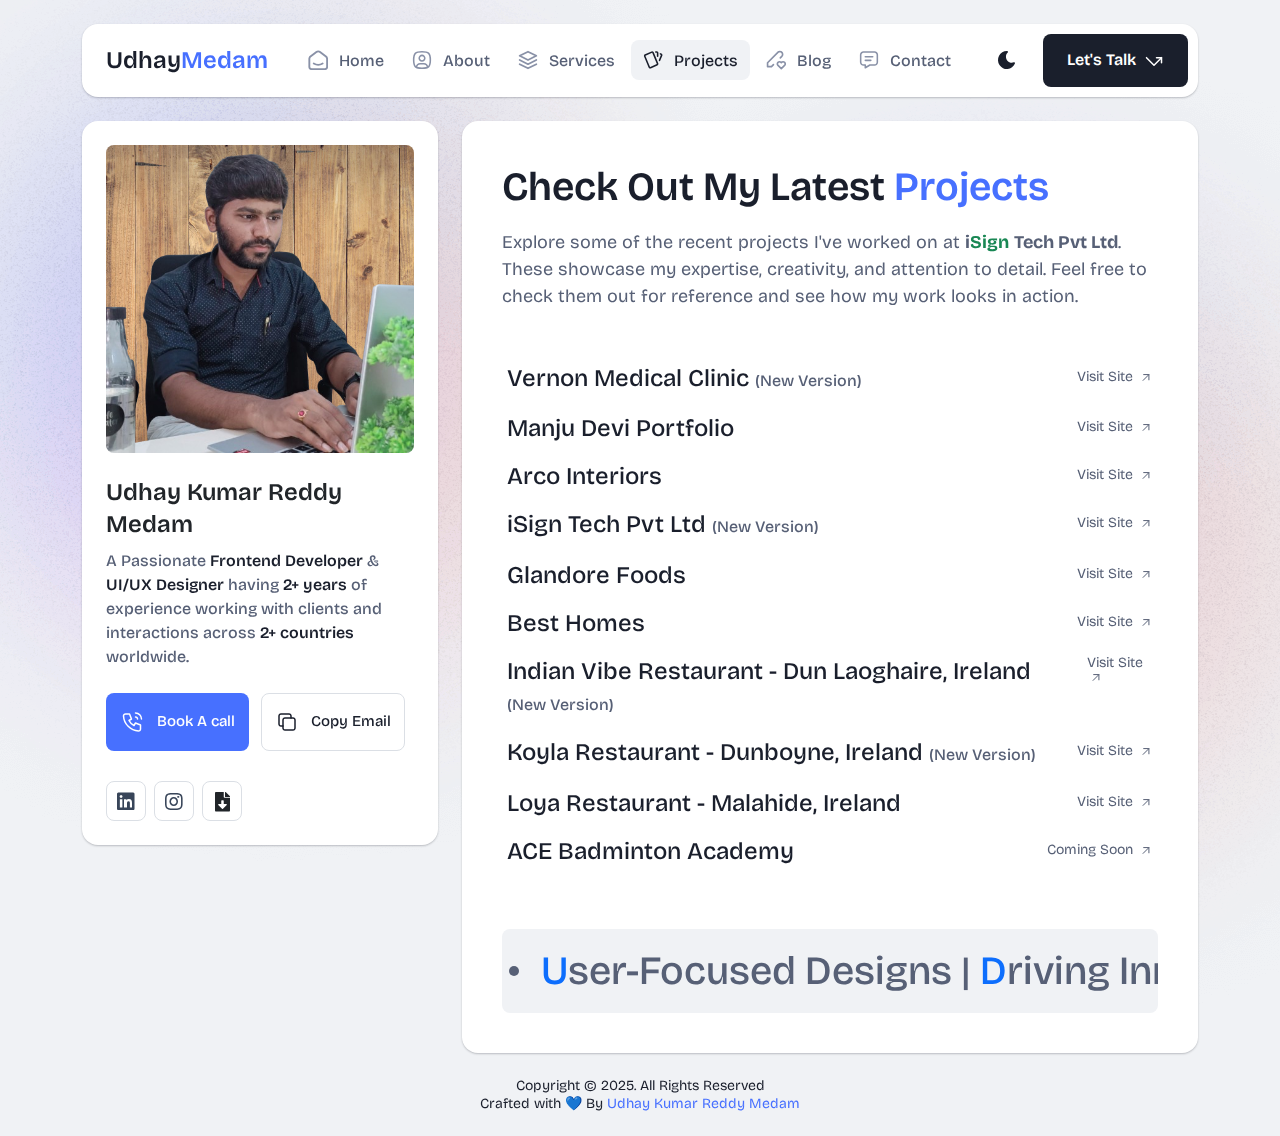
<file: projects.html>
<!DOCTYPE html>
<html lang="en">

<head>
  <meta charset="UTF-8">
  <meta http-equiv="X-UA-Compatible" content="IE=edge">
  <title>Udhay Kumar Reddy Medam</title>
  <meta name="description" content="Udhay Kumar Reddy Medam">
  <meta name="viewport" content="width=device-width, initial-scale=1">

  <link rel="shortcut icon" type="image/x-icon" href="assets/img/favicon.png">
  <!-- Place favicon.ico in the root directory -->

  <!-- CSS here -->
  <link rel="stylesheet" href="assets/css/bootstrap.min.css">
  <link rel="stylesheet" href="assets/fontawsome/css/all.min.css">
  <link rel="stylesheet" href="assets/fontawsome/css/fontawesome.min.css">
  <link rel="stylesheet" href="assets/css/slick.css">
  <link rel="stylesheet" href="assets/css/magnific-popup.css">
  <link rel="stylesheet" href="assets/css/style.css">
  <link rel="stylesheet" href="assets/css/responsive.css">
</head>

<body>
  <div id="page-content">
    <!-- header part start -->
    <header class="header-area">
      <nav class="navbar">
        <div class="container">
          <div class="menu-container">
            <div class="logo">
              <a class="navbar-brand me-0" href="index.html">
                <!-- <img src="./assets/img/udhaymedam.png" style="border-radius: 50%; width: 40px; height: 40px;" /> -->
                <span>Udhay<span class="primary">Medam</span></span>
              </a>
            </div>
            <div class="navbar-main d-flex flex-grow-1">
              <div class="logo inner-logo d-block d-xl-none">
                <a class="navbar-brand me-0" href="index.html">
                  <!-- <img src="./assets/img/udhaymedam.png" style="border-radius: 50%; width: 40px; height: 40px;" /> -->
                  <span>Udhay<span class="primary">Medam</span></span>
                </a>
              </div>
              <ul class="navbar-info mx-auto">
                <li class="nav-item">
                  <a class="nav-link" aria-current="page" href="index.html">
                    <svg class="nav-icon" viewBox="0 0 15 15" fill="none" xmlns="http://www.w3.org/2000/svg">
                      <path
                        d="M13.475 4.92481L9.03083 1.46814C8.64082 1.16473 8.1608 1 7.66667 1C7.17254 1 6.69251 1.16473 6.3025 1.46814L1.8575 4.92481C1.59037 5.13254 1.37424 5.39858 1.22563 5.7026C1.07701 6.00662 0.99984 6.34058 1 6.67897V12.679C1 13.121 1.17559 13.5449 1.48816 13.8575C1.80072 14.17 2.22464 14.3456 2.66667 14.3456H12.6667C13.1087 14.3456 13.5326 14.17 13.8452 13.8575C14.1577 13.5449 14.3333 13.121 14.3333 12.679V6.67897C14.3333 5.99314 14.0167 5.34564 13.475 4.92481Z"
                        stroke-width="1.4" stroke-linecap="round" stroke-linejoin="round" />
                      <path d="M10.9753 10.1665C9.13359 11.2773 6.14859 11.2773 4.30859 10.1665" stroke-width="1.4"
                        stroke-linecap="round" stroke-linejoin="round" />
                    </svg>
                    <span>Home</span>
                  </a>
                </li>
                <li class="nav-item">
                  <a class="nav-link" href="about.html">
                    <svg class="nav-icon" viewBox="0 0 18 18" fill="none" xmlns="http://www.w3.org/2000/svg">
                      <path
                        d="M9 9.8335C9.66304 9.8335 10.2989 9.5701 10.7678 9.10126C11.2366 8.63242 11.5 7.99654 11.5 7.3335C11.5 6.67045 11.2366 6.03457 10.7678 5.56573C10.2989 5.09689 9.66304 4.8335 9 4.8335C8.33696 4.8335 7.70107 5.09689 7.23223 5.56573C6.76339 6.03457 6.5 6.67045 6.5 7.3335C6.5 7.99654 6.76339 8.63242 7.23223 9.10126C7.70107 9.5701 8.33696 9.8335 9 9.8335Z"
                        stroke-width="1.4" stroke-linecap="round" stroke-linejoin="round" />
                      <path
                        d="M9 1.5C15 1.5 16.5 3 16.5 9C16.5 15 15 16.5 9 16.5C3 16.5 1.5 15 1.5 9C1.5 3 3 1.5 9 1.5Z"
                        stroke-width="1.4" stroke-linecap="round" stroke-linejoin="round" />
                      <path
                        d="M4 15.7085V15.6668C4 14.7828 4.35119 13.9349 4.97631 13.3098C5.60143 12.6847 6.44928 12.3335 7.33333 12.3335H10.6667C11.5507 12.3335 12.3986 12.6847 13.0237 13.3098C13.6488 13.9349 14 14.7828 14 15.6668V15.7085"
                        stroke-width="1.4" stroke-linecap="round" stroke-linejoin="round" />
                    </svg>
                    About
                  </a>
                </li>
                <li class="nav-item">
                  <a class="nav-link" href="services.html">
                    <svg class="nav-icon" viewBox="0 0 16 16" fill="none" xmlns="http://www.w3.org/2000/svg">
                      <path d="M7.99967 1.3335L1.33301 4.66683L7.99967 8.00016L14.6663 4.66683L7.99967 1.3335Z"
                        stroke-width="1.4" stroke-linecap="round" stroke-linejoin="round" />
                      <path d="M1.33301 8L7.99967 11.3333L14.6663 8" stroke-width="1.4" stroke-linecap="round"
                        stroke-linejoin="round" />
                      <path d="M1.33301 11.3335L7.99967 14.6668L14.6663 11.3335" stroke-width="1.4"
                        stroke-linecap="round" stroke-linejoin="round" />
                    </svg>
                    Services
                  </a>
                </li>
                <li class="nav-item">
                  <a class="nav-link active" href="projects.html">
                    <svg class="nav-icon" viewBox="0 0 18 17" fill="none" xmlns="http://www.w3.org/2000/svg">
                      <path
                        d="M2.00326 3.99733L7.95159 1.40649C8.04974 1.36442 8.15533 1.34243 8.26212 1.34181C8.3689 1.34119 8.47473 1.36196 8.57337 1.40289C8.67201 1.44382 8.76145 1.50408 8.83642 1.58013C8.9114 1.65617 8.97039 1.74646 9.00992 1.84566L13.1133 11.764C13.1985 11.9651 13.2014 12.1917 13.1213 12.3949C13.0412 12.5982 12.8845 12.7618 12.6849 12.8507L6.73742 15.4415C6.63922 15.4837 6.53356 15.5058 6.42668 15.5065C6.3198 15.5072 6.21387 15.4864 6.11514 15.4455C6.0164 15.4046 5.92688 15.3442 5.85184 15.2681C5.7768 15.192 5.71778 15.1016 5.67826 15.0023L1.57492 5.08316C1.48963 4.88204 1.48673 4.65546 1.56684 4.45222C1.64696 4.24898 1.80367 4.08616 2.00326 3.99733Z"
                        stroke-width="1.4" stroke-linecap="round" stroke-linejoin="round" />
                      <path
                        d="M11.5 1.3335H12.3333C12.5543 1.3335 12.7663 1.42129 12.9226 1.57757C13.0789 1.73385 13.1667 1.94582 13.1667 2.16683V5.0835"
                        stroke-width="1.4" stroke-linecap="round" stroke-linejoin="round" />
                      <path
                        d="M15.6663 3C15.8863 3.09333 16.0997 3.18083 16.3063 3.2625C16.5098 3.34882 16.6706 3.51241 16.7534 3.71729C16.8362 3.92217 16.8343 4.15155 16.748 4.355L14.833 8.83334"
                        stroke-width="1.4" stroke-linecap="round" stroke-linejoin="round" />
                    </svg>
                    Projects
                  </a>
                </li>
                <li class="nav-item">
                  <a class="nav-link" href="blog.html">
                    <svg class="nav-icon" viewBox="0 0 17 16" fill="none" xmlns="http://www.w3.org/2000/svg">
                      <path
                        d="M12.1663 6.16676L13.4163 4.91676C13.6352 4.69789 13.8088 4.43805 13.9273 4.15208C14.0457 3.86612 14.1067 3.55962 14.1067 3.25009C14.1067 2.94056 14.0457 2.63406 13.9273 2.3481C13.8088 2.06213 13.6352 1.80229 13.4163 1.58342C13.1975 1.36455 12.9376 1.19094 12.6517 1.07248C12.3657 0.954033 12.0592 0.893066 11.7497 0.893066C11.4401 0.893066 11.1336 0.954033 10.8477 1.07248C10.5617 1.19094 10.3019 1.36455 10.083 1.58342L1.33301 10.3334V13.6668H4.66634L6.33301 12.0001"
                        stroke-width="1.4" stroke-linecap="round" stroke-linejoin="round" />
                      <path
                        d="M13.0004 15.3335L15.7921 12.5968C15.9633 12.4307 16.0995 12.232 16.1926 12.0124C16.2857 11.7927 16.3339 11.5567 16.3343 11.3181C16.3347 11.0796 16.2873 10.8434 16.1948 10.6235C16.1024 10.4035 15.9669 10.2044 15.7963 10.0377C15.448 9.69712 14.9806 9.50602 14.4935 9.50509C14.0065 9.50415 13.5383 9.69346 13.1888 10.0327L13.0021 10.216L12.8163 10.0327C12.4681 9.69237 12.0008 9.50143 11.5139 9.50049C11.0271 9.49956 10.5591 9.68871 10.2096 10.0277C10.0383 10.1937 9.9021 10.3924 9.80891 10.612C9.71572 10.8316 9.66746 11.0677 9.667 11.3062C9.66653 11.5447 9.71386 11.781 9.80619 12.0009C9.89853 12.2209 10.034 12.4201 10.2046 12.5868L13.0004 15.3335Z"
                        stroke-width="1.4" stroke-linecap="round" stroke-linejoin="round" />
                    </svg>
                    Blog
                  </a>
                </li>
                <li class="nav-item">
                  <a class="nav-link" href="contact.html">
                    <svg class="nav-icon" viewBox="0 0 18 17" fill="none" xmlns="http://www.w3.org/2000/svg">
                      <path d="M5.66699 5.5H12.3337" stroke-width="1.4" stroke-linecap="round"
                        stroke-linejoin="round" />
                      <path d="M5.66699 8.8335H10.667" stroke-width="1.4" stroke-linecap="round"
                        stroke-linejoin="round" />
                      <path
                        d="M14 1.3335C14.663 1.3335 15.2989 1.59689 15.7678 2.06573C16.2366 2.53457 16.5 3.17045 16.5 3.8335V10.5002C16.5 11.1632 16.2366 11.7991 15.7678 12.2679C15.2989 12.7368 14.663 13.0002 14 13.0002H9.83333L5.66667 15.5002V13.0002H4C3.33696 13.0002 2.70107 12.7368 2.23223 12.2679C1.76339 11.7991 1.5 11.1632 1.5 10.5002V3.8335C1.5 3.17045 1.76339 2.53457 2.23223 2.06573C2.70107 1.59689 3.33696 1.3335 4 1.3335H14Z"
                        stroke-width="1.4" stroke-linecap="round" stroke-linejoin="round" />
                    </svg>
                    Contact
                  </a>
                </li>
              </ul>
              <div class="header-right-info d-flex align-items-center">
                <button class="theme-control-btn">
                  <span class="dark">
                    <svg width="24" height="24" viewBox="0 0 24 24" fill="none" xmlns="http://www.w3.org/2000/svg">
                      <path
                        d="M11.8005 3C10.207 3.0003 8.64356 3.44286 7.27683 4.28049C5.91011 5.11811 4.79139 6.31937 4.04002 7.75612C3.28865 9.19288 2.93281 10.8112 3.01046 12.4386C3.08811 14.0659 3.59633 15.6411 4.48091 16.9963C5.3655 18.3514 6.59326 19.4356 8.03324 20.1333C9.47322 20.8309 11.0714 21.1157 12.6573 20.9574C14.2432 20.7991 15.7573 20.2036 17.0381 19.2344C18.319 18.2652 19.3185 16.9587 19.9301 15.4542C20.2302 14.7162 19.5111 13.9746 18.7875 14.2752C17.5475 14.7888 16.1706 14.8418 14.8963 14.425C13.622 14.0082 12.5308 13.1479 11.8126 11.9937C11.0943 10.8396 10.7943 9.4645 10.9648 8.10764C11.1353 6.75077 11.7655 5.49792 12.7458 4.5669L12.8136 4.4949C13.2986 3.9279 12.913 3.0072 12.1464 3.0072H11.9122L11.8524 3.0018L11.7996 3H11.8005Z"
                        fill="#1A1F2C" />
                    </svg>
                    <small class="theme-text d-block d-xl-none">Change appearance</small>
                  </span>
                  <span class="light">
                    <svg width="24" height="24" viewBox="0 0 24 24" fill="none" xmlns="http://www.w3.org/2000/svg">
                      <path
                        d="M12 19C12.2449 19 12.4813 19.09 12.6644 19.2527C12.8474 19.4155 12.9643 19.6397 12.993 19.883L13 20V21C12.9997 21.2549 12.9021 21.5 12.7272 21.6854C12.5522 21.8707 12.313 21.9822 12.0586 21.9972C11.8042 22.0121 11.5536 21.9293 11.3582 21.7657C11.1627 21.6021 11.0371 21.3701 11.007 21.117L11 21V20C11 19.7348 11.1054 19.4804 11.2929 19.2929C11.4804 19.1054 11.7348 19 12 19Z"
                        fill="#FD7E41" />
                      <path
                        d="M18.3127 16.9099L18.4067 16.9929L19.1067 17.6929C19.2861 17.8729 19.3902 18.1144 19.398 18.3683C19.4057 18.6223 19.3165 18.8697 19.1485 19.0602C18.9804 19.2508 18.7462 19.3702 18.4933 19.3943C18.2403 19.4184 17.9877 19.3454 17.7867 19.1899L17.6927 19.1069L16.9927 18.4069C16.8202 18.2347 16.7165 18.0053 16.7012 17.7619C16.6859 17.5186 16.76 17.278 16.9097 17.0855C17.0593 16.893 17.2741 16.7618 17.5137 16.7166C17.7533 16.6713 18.0012 16.7152 18.2107 16.8399L18.3127 16.9099Z"
                        fill="#FD7E41" />
                      <path
                        d="M7.00747 16.993C7.17965 17.1652 7.28308 17.3943 7.29836 17.6373C7.31364 17.8803 7.23972 18.1206 7.09047 18.313L7.00747 18.407L6.30747 19.107C6.12751 19.2863 5.88604 19.3905 5.63209 19.3982C5.37814 19.406 5.13076 19.3168 4.94019 19.1487C4.74963 18.9807 4.63017 18.7464 4.60607 18.4935C4.58198 18.2406 4.65506 17.988 4.81047 17.787L4.89347 17.693L5.59347 16.993C5.781 16.8055 6.03531 16.7002 6.30047 16.7002C6.56563 16.7002 6.81994 16.8055 7.00747 16.993Z"
                        fill="#FD7E41" />
                      <path
                        d="M3.99987 11C4.25475 11.0003 4.4999 11.0979 4.68524 11.2728C4.87057 11.4478 4.9821 11.687 4.99704 11.9414C5.01198 12.1958 4.92919 12.4464 4.7656 12.6418C4.60201 12.8373 4.36996 12.9629 4.11687 12.993L3.99987 13H2.99987C2.74499 12.9997 2.49984 12.9021 2.3145 12.7272C2.12916 12.5522 2.01763 12.313 2.0027 12.0586C1.98776 11.8042 2.07054 11.5536 2.23413 11.3582C2.39772 11.1627 2.62977 11.0371 2.88287 11.007L2.99987 11H3.99987Z"
                        fill="#FD7E41" />
                      <path
                        d="M20.9999 11C21.2547 11.0003 21.4999 11.0979 21.6852 11.2728C21.8706 11.4478 21.9821 11.687 21.997 11.9414C22.012 12.1958 21.9292 12.4464 21.7656 12.6418C21.602 12.8373 21.37 12.9629 21.1169 12.993L20.9999 13H19.9999C19.745 12.9997 19.4998 12.9021 19.3145 12.7272C19.1292 12.5522 19.0176 12.313 19.0027 12.0586C18.9878 11.8042 19.0705 11.5536 19.2341 11.3582C19.3977 11.1627 19.6298 11.0371 19.8829 11.007L19.9999 11H20.9999Z"
                        fill="#FD7E41" />
                      <path
                        d="M6.21264 4.80985L6.30664 4.89285L7.00664 5.59285C7.18599 5.77281 7.29011 6.01429 7.29787 6.26824C7.30562 6.52219 7.21642 6.76957 7.04839 6.96013C6.88036 7.1507 6.64609 7.27016 6.39316 7.29425C6.14024 7.31834 5.88763 7.24526 5.68664 7.08985L5.59264 7.00685L4.89264 6.30685C4.72073 6.13453 4.61757 5.90543 4.6025 5.66248C4.58744 5.41954 4.6615 5.17945 4.8108 4.98721C4.9601 4.79497 5.1744 4.66378 5.41351 4.61824C5.65262 4.57271 5.90013 4.61594 6.10964 4.73985L6.21264 4.80985Z"
                        fill="#FD7E41" />
                      <path
                        d="M19.1071 4.89288C19.2793 5.06508 19.3827 5.29418 19.398 5.5372C19.4132 5.78023 19.3393 6.02048 19.1901 6.21288L19.1071 6.30688L18.4071 7.00688C18.2271 7.18623 17.9856 7.29036 17.7317 7.29811C17.4777 7.30587 17.2304 7.21667 17.0398 7.04864C16.8492 6.8806 16.7298 6.64633 16.7057 6.39341C16.6816 6.14049 16.7547 5.88788 16.9101 5.68688L16.9931 5.59288L17.6931 4.89288C17.8806 4.70541 18.1349 4.6001 18.4001 4.6001C18.6652 4.6001 18.9196 4.70541 19.1071 4.89288Z"
                        fill="#FD7E41" />
                      <path
                        d="M12 2C12.2449 2.00003 12.4813 2.08996 12.6644 2.25272C12.8474 2.41547 12.9643 2.63975 12.993 2.883L13 3V4C12.9997 4.25488 12.9021 4.50003 12.7272 4.68537C12.5522 4.8707 12.313 4.98223 12.0586 4.99717C11.8042 5.01211 11.5536 4.92933 11.3582 4.76573C11.1627 4.60214 11.0371 4.3701 11.007 4.117L11 4V3C11 2.73478 11.1054 2.48043 11.2929 2.29289C11.4804 2.10536 11.7348 2 12 2Z"
                        fill="#FD7E41" />
                      <path
                        d="M12 7C12.9797 6.99994 13.9378 7.28769 14.7553 7.8275C15.5729 8.36731 16.2138 9.1354 16.5986 10.0364C16.9833 10.9373 17.0949 11.9315 16.9195 12.8953C16.7441 13.8592 16.2893 14.7502 15.6118 15.4579C14.9343 16.1655 14.0638 16.6585 13.1085 16.8756C12.1532 17.0928 11.1552 17.0245 10.2383 16.6793C9.3215 16.334 8.52629 15.7271 7.95146 14.9338C7.37663 14.1405 7.04752 13.1958 7.005 12.217L7 12L7.005 11.783C7.06092 10.4958 7.61161 9.27978 8.54222 8.38866C9.47284 7.49754 10.7115 7.00007 12 7Z"
                        fill="#FD7E41" />
                    </svg>
                    <small class="theme-text d-block d-xl-none">Change Appearance</small>
                  </span>
                </button>
                <a href="contact.html" class="lets-talk-btn">
                  Let's Talk<svg class="icon" width="20" height="20" viewBox="0 0 20 20" fill="none"
                    xmlns="http://www.w3.org/2000/svg">
                    <path d="M17.5 11.6665V6.6665H12.5" stroke="white" stroke-width="1.5" stroke-linecap="round"
                      stroke-linejoin="round" />
                    <path d="M17.5 6.6665L10 14.1665L2.5 6.6665" stroke="white" stroke-width="1.5"
                      stroke-linecap="round" stroke-linejoin="round" />
                  </svg>
                </a>
              </div>
            </div>
            <div class="mobile-menu-overlay d-block d-lg-none"></div>
            <div class="align-items-center d-flex gap-3 d-block d-xl-none">
              <button class="theme-control-btn border-0 p-1" style="border-radius: 10px; background:none;">
                <span class="dark">
                  <svg width="24" height="24" viewBox="0 0 24 24" fill="none" xmlns="http://www.w3.org/2000/svg">
                    <path
                      d="M11.8005 3C10.207 3.0003 8.64356 3.44286 7.27683 4.28049C5.91011 5.11811 4.79139 6.31937 4.04002 7.75612C3.28865 9.19288 2.93281 10.8112 3.01046 12.4386C3.08811 14.0659 3.59633 15.6411 4.48091 16.9963C5.3655 18.3514 6.59326 19.4356 8.03324 20.1333C9.47322 20.8309 11.0714 21.1157 12.6573 20.9574C14.2432 20.7991 15.7573 20.2036 17.0381 19.2344C18.319 18.2652 19.3185 16.9587 19.9301 15.4542C20.2302 14.7162 19.5111 13.9746 18.7875 14.2752C17.5475 14.7888 16.1706 14.8418 14.8963 14.425C13.622 14.0082 12.5308 13.1479 11.8126 11.9937C11.0943 10.8396 10.7943 9.4645 10.9648 8.10764C11.1353 6.75077 11.7655 5.49792 12.7458 4.5669L12.8136 4.4949C13.2986 3.9279 12.913 3.0072 12.1464 3.0072H11.9122L11.8524 3.0018L11.7996 3H11.8005Z"
                      fill="#1A1F2C" />
                  </svg>
                </span>
                <span class="light">
                  <svg width="24" height="24" viewBox="0 0 24 24" fill="none" xmlns="http://www.w3.org/2000/svg">
                    <path
                      d="M12 19C12.2449 19 12.4813 19.09 12.6644 19.2527C12.8474 19.4155 12.9643 19.6397 12.993 19.883L13 20V21C12.9997 21.2549 12.9021 21.5 12.7272 21.6854C12.5522 21.8707 12.313 21.9822 12.0586 21.9972C11.8042 22.0121 11.5536 21.9293 11.3582 21.7657C11.1627 21.6021 11.0371 21.3701 11.007 21.117L11 21V20C11 19.7348 11.1054 19.4804 11.2929 19.2929C11.4804 19.1054 11.7348 19 12 19Z"
                      fill="#FD7E41" />
                    <path
                      d="M18.3127 16.9099L18.4067 16.9929L19.1067 17.6929C19.2861 17.8729 19.3902 18.1144 19.398 18.3683C19.4057 18.6223 19.3165 18.8697 19.1485 19.0602C18.9804 19.2508 18.7462 19.3702 18.4933 19.3943C18.2403 19.4184 17.9877 19.3454 17.7867 19.1899L17.6927 19.1069L16.9927 18.4069C16.8202 18.2347 16.7165 18.0053 16.7012 17.7619C16.6859 17.5186 16.76 17.278 16.9097 17.0855C17.0593 16.893 17.2741 16.7618 17.5137 16.7166C17.7533 16.6713 18.0012 16.7152 18.2107 16.8399L18.3127 16.9099Z"
                      fill="#FD7E41" />
                    <path
                      d="M7.00747 16.993C7.17965 17.1652 7.28308 17.3943 7.29836 17.6373C7.31364 17.8803 7.23972 18.1206 7.09047 18.313L7.00747 18.407L6.30747 19.107C6.12751 19.2863 5.88604 19.3905 5.63209 19.3982C5.37814 19.406 5.13076 19.3168 4.94019 19.1487C4.74963 18.9807 4.63017 18.7464 4.60607 18.4935C4.58198 18.2406 4.65506 17.988 4.81047 17.787L4.89347 17.693L5.59347 16.993C5.781 16.8055 6.03531 16.7002 6.30047 16.7002C6.56563 16.7002 6.81994 16.8055 7.00747 16.993Z"
                      fill="#FD7E41" />
                    <path
                      d="M3.99987 11C4.25475 11.0003 4.4999 11.0979 4.68524 11.2728C4.87057 11.4478 4.9821 11.687 4.99704 11.9414C5.01198 12.1958 4.92919 12.4464 4.7656 12.6418C4.60201 12.8373 4.36996 12.9629 4.11687 12.993L3.99987 13H2.99987C2.74499 12.9997 2.49984 12.9021 2.3145 12.7272C2.12916 12.5522 2.01763 12.313 2.0027 12.0586C1.98776 11.8042 2.07054 11.5536 2.23413 11.3582C2.39772 11.1627 2.62977 11.0371 2.88287 11.007L2.99987 11H3.99987Z"
                      fill="#FD7E41" />
                    <path
                      d="M20.9999 11C21.2547 11.0003 21.4999 11.0979 21.6852 11.2728C21.8706 11.4478 21.9821 11.687 21.997 11.9414C22.012 12.1958 21.9292 12.4464 21.7656 12.6418C21.602 12.8373 21.37 12.9629 21.1169 12.993L20.9999 13H19.9999C19.745 12.9997 19.4998 12.9021 19.3145 12.7272C19.1292 12.5522 19.0176 12.313 19.0027 12.0586C18.9878 11.8042 19.0705 11.5536 19.2341 11.3582C19.3977 11.1627 19.6298 11.0371 19.8829 11.007L19.9999 11H20.9999Z"
                      fill="#FD7E41" />
                    <path
                      d="M6.21264 4.80985L6.30664 4.89285L7.00664 5.59285C7.18599 5.77281 7.29011 6.01429 7.29787 6.26824C7.30562 6.52219 7.21642 6.76957 7.04839 6.96013C6.88036 7.1507 6.64609 7.27016 6.39316 7.29425C6.14024 7.31834 5.88763 7.24526 5.68664 7.08985L5.59264 7.00685L4.89264 6.30685C4.72073 6.13453 4.61757 5.90543 4.6025 5.66248C4.58744 5.41954 4.6615 5.17945 4.8108 4.98721C4.9601 4.79497 5.1744 4.66378 5.41351 4.61824C5.65262 4.57271 5.90013 4.61594 6.10964 4.73985L6.21264 4.80985Z"
                      fill="#FD7E41" />
                    <path
                      d="M19.1071 4.89288C19.2793 5.06508 19.3827 5.29418 19.398 5.5372C19.4132 5.78023 19.3393 6.02048 19.1901 6.21288L19.1071 6.30688L18.4071 7.00688C18.2271 7.18623 17.9856 7.29036 17.7317 7.29811C17.4777 7.30587 17.2304 7.21667 17.0398 7.04864C16.8492 6.8806 16.7298 6.64633 16.7057 6.39341C16.6816 6.14049 16.7547 5.88788 16.9101 5.68688L16.9931 5.59288L17.6931 4.89288C17.8806 4.70541 18.1349 4.6001 18.4001 4.6001C18.6652 4.6001 18.9196 4.70541 19.1071 4.89288Z"
                      fill="#FD7E41" />
                    <path
                      d="M12 2C12.2449 2.00003 12.4813 2.08996 12.6644 2.25272C12.8474 2.41547 12.9643 2.63975 12.993 2.883L13 3V4C12.9997 4.25488 12.9021 4.50003 12.7272 4.68537C12.5522 4.8707 12.313 4.98223 12.0586 4.99717C11.8042 5.01211 11.5536 4.92933 11.3582 4.76573C11.1627 4.60214 11.0371 4.3701 11.007 4.117L11 4V3C11 2.73478 11.1054 2.48043 11.2929 2.29289C11.4804 2.10536 11.7348 2 12 2Z"
                      fill="#FD7E41" />
                    <path
                      d="M12 7C12.9797 6.99994 13.9378 7.28769 14.7553 7.8275C15.5729 8.36731 16.2138 9.1354 16.5986 10.0364C16.9833 10.9373 17.0949 11.9315 16.9195 12.8953C16.7441 13.8592 16.2893 14.7502 15.6118 15.4579C14.9343 16.1655 14.0638 16.6585 13.1085 16.8756C12.1532 17.0928 11.1552 17.0245 10.2383 16.6793C9.3215 16.334 8.52629 15.7271 7.95146 14.9338C7.37663 14.1405 7.04752 13.1958 7.005 12.217L7 12L7.005 11.783C7.06092 10.4958 7.61161 9.27978 8.54222 8.38866C9.47284 7.49754 10.7115 7.00007 12 7Z"
                      fill="#FD7E41" />
                  </svg>
                </span>
              </button>
              <div class="mobile-menu-control-bar d-block d-xl-none">

                <button class="mobile-menu-control-bar">
                  <i class="fas fa-bars"></i>
                </button>
              </div>
            </div>
          </div>
        </div>
      </nav>
    </header>
    <!-- header part end -->

    <!-- main area part start -->
    <main>

      <section class="content-box-area mt-4">
        <div class="container">
          <div class="row g-4">
            <div class="col-xl-4 d-none d-xl-block">
              <div class="card profile-card">
                <div class="card-body">
                  <div class="image text-center">
                    <img src="assets/img/images/udhaymedam pics (4).png" alt="profile" class="img-fluid w-100">
                  </div>
                  <div class="text">
                    <h3 class="card-title">Udhay Kumar Reddy Medam</h3>
                    <p>
                      A Passionate <span>Frontend Developer</span> & <span>UI/UX Designer</span> having
                      <span>2+ years</span> of experience working with clients and interactions
                      across <span>2+ countries</span> worldwide.
                    </p>
                    <div class="common-button-groups">
                      <a class="btn btn-call" href="tel:+919704241821">
                        <svg class="icon" width="25" height="24" viewBox="0 0 25 24" fill="none"
                          xmlns="http://www.w3.org/2000/svg">
                          <path
                            d="M5.5 4H9.5L11.5 9L9 10.5C10.071 12.6715 11.8285 14.429 14 15.5L15.5 13L20.5 15V19C20.5 19.5304 20.2893 20.0391 19.9142 20.4142C19.5391 20.7893 19.0304 21 18.5 21C14.5993 20.763 10.9202 19.1065 8.15683 16.3432C5.3935 13.5798 3.73705 9.90074 3.5 6C3.5 5.46957 3.71071 4.96086 4.08579 4.58579C4.46086 4.21071 4.96957 4 5.5 4Z"
                            stroke="white" stroke-width="1.5" stroke-linecap="round" stroke-linejoin="round" />
                          <path
                            d="M15.5 7C16.0304 7 16.5391 7.21071 16.9142 7.58579C17.2893 7.96086 17.5 8.46957 17.5 9"
                            stroke="white" stroke-width="1.5" stroke-linecap="round" stroke-linejoin="round" />
                          <path d="M15.5 3C17.0913 3 18.6174 3.63214 19.7426 4.75736C20.8679 5.88258 21.5 7.4087 21.5 9"
                            stroke="white" stroke-width="1.5" stroke-linecap="round" stroke-linejoin="round" />
                        </svg>
                        Book A call
                      </a>
                      <button class="btn btn-copy" data-clipboard-text="udhaykumarmedam@gmail.com">
                        <svg class="icon" width="24" height="24" viewBox="0 0 24 24" fill="none"
                          xmlns="http://www.w3.org/2000/svg">
                          <path
                            d="M8 10C8 9.46957 8.21071 8.96086 8.58579 8.58579C8.96086 8.21071 9.46957 8 10 8H18C18.5304 8 19.0391 8.21071 19.4142 8.58579C19.7893 8.96086 20 9.46957 20 10V18C20 18.5304 19.7893 19.0391 19.4142 19.4142C19.0391 19.7893 18.5304 20 18 20H10C9.46957 20 8.96086 19.7893 8.58579 19.4142C8.21071 19.0391 8 18.5304 8 18V10Z"
                            stroke-width="1.5" stroke-linecap="round" stroke-linejoin="round" />
                          <path
                            d="M16 8V6C16 5.46957 15.7893 4.96086 15.4142 4.58579C15.0391 4.21071 14.5304 4 14 4H6C5.46957 4 4.96086 4.21071 4.58579 4.58579C4.21071 4.96086 4 5.46957 4 6V14C4 14.5304 4.21071 15.0391 4.58579 15.4142C4.96086 15.7893 5.46957 16 6 16H8"
                            stroke-width="1.5" stroke-linecap="round" stroke-linejoin="round" />
                        </svg>
                        Copy Email
                      </button>
                    </div>
                    <div class="social-media-icon">
                      <ul class="list-unstyled">
                        <!-- <li><a href="#"><i class="fab fa-facebook"></i></a></li> -->
                        <li><a href="https://www.linkedin.com/in/mudhay/"><i class="fab fa-linkedin"></i></a></li>
                        <!-- <li><a href="#"><i class="fab fa-github"></i></a></li> -->
                        <li><a href="https://www.instagram.com/vividudhaytales/"><i class="fab fa-instagram"></i></a>
                        </li>
                        <!-- <li><a href="#"><i class="fab fa-twitter"></i></a></li> -->
                        <li><a><i class="fas fa-file-download"></i></a></li>
                      </ul>
                    </div>
                  </div>
                </div>
              </div>
            </div>
            <div class="col-xl-8">
              <div class="card content-box-card">
                <div class="card-body portfolio-card">
                  <div class="top-info">
                    <div class="text">
                      <h1 class="main-title">Check Out My Latest <span>Projects</span></h1>
                      <p>Explore some of the recent projects I've worked on at
                        <span class="fw-bold">i</span><span class="fw-bold text-success">Sign</span>
                        <span class="fw-bold"> Tech Pvt Ltd</span>. These showcase my expertise, creativity, and
                        attention to detail.
                        Feel free to check them out for reference and see how my work looks in action.
                      </p>
                    </div>
                  </div>
                  <div class="portfolio-area">
                    <div class="row g-1 parent-container">
                      <div class="col-lg-12">
                        <div class="portfolio-item">
                          <!-- <div class="image">
                            <img src="assets/img/projects/project-1.png" alt="project-1" class="img-fluid w-100">
                            <a href="assets/img/projects/project-1.png"
                              class="gallery-popup full-image-preview parent-container">
                              <svg class="icon" xmlns="http://www.w3.org/2000/svg" viewBox="0 0 20 20" fill="none"
                                stroke="currentColor" stroke-linecap="round" stroke-linejoin="round" stroke-width="1.5">
                                <path d="M10 4.167v11.666M4.167 10h11.666"></path>
                              </svg>
                            </a>
                          </div> -->
                          <div class="text">
                            <div class="info">
                              <!-- <a href="projects-details.html" class="title">Vernon Medical Clinic</a> -->
                              <p class="title">Vernon Medical Clinic <span class="fs-6" style="color: #576076;">(New
                                  Version)</span></p>
                              <!-- <p class="subtitle">SaaS App | UI UX Design</p> -->
                            </div>
                            <div class="visite-btn">
                              <a href="https://www.vernonmedicalclinic.com/" target="_blank">Visit Site
                                <svg class="arrow-up" width="14" height="15" viewBox="0 0 14 15" fill="none"
                                  xmlns="http://www.w3.org/2000/svg">
                                  <path d="M9.91634 4.5835L4.08301 10.4168" stroke-linecap="round"
                                    stroke-linejoin="round"></path>
                                  <path d="M4.66699 4.5835H9.91699V9.8335" stroke-linecap="round"
                                    stroke-linejoin="round"></path>
                                </svg>
                              </a>
                            </div>
                          </div>
                        </div>
                      </div>

                      <div class="col-lg-12">
                        <div class="portfolio-item">
                          <!-- <div class="image">
                            <img src="assets/img/projects/project-3.png" alt="project-3" class="img-fluid w-100">
                            <a href="assets/img/projects/project-3.png"
                              class="gallery-popup full-image-preview parent-container">
                              <svg class="icon" xmlns="http://www.w3.org/2000/svg" viewBox="0 0 20 20" fill="none"
                                stroke="currentColor" stroke-linecap="round" stroke-linejoin="round" stroke-width="1.5">
                                <path d="M10 4.167v11.666M4.167 10h11.666"></path>
                              </svg>
                            </a>
                          </div> -->
                          <div class="text">
                            <div class="info">
                              <!-- <a href="projects-details.html" class="title">Manju Devi Portfolio</a> -->
                              <p class="title">Manju Devi Portfolio</p>
                              <!-- <p class="subtitle">UI UX Design | Development</p> -->
                            </div>
                            <div class="visite-btn">
                              <a href="https://votemanjudevi1.ie/" target="_blank">Visit Site
                                <svg class="arrow-up" width="14" height="15" viewBox="0 0 14 15" fill="none"
                                  xmlns="http://www.w3.org/2000/svg">
                                  <path d="M9.91634 4.5835L4.08301 10.4168" stroke-linecap="round"
                                    stroke-linejoin="round"></path>
                                  <path d="M4.66699 4.5835H9.91699V9.8335" stroke-linecap="round"
                                    stroke-linejoin="round"></path>
                                </svg>
                              </a>
                            </div>
                          </div>
                        </div>
                      </div>

                      <div class="col-lg-12">
                        <div class="portfolio-item">
                          <!-- <div class="image">
                            <img src="assets/img/projects/project-3.png" alt="project-3" class="img-fluid w-100">
                            <a href="assets/img/projects/project-3.png"
                              class="gallery-popup full-image-preview parent-container">
                              <svg class="icon" xmlns="http://www.w3.org/2000/svg" viewBox="0 0 20 20" fill="none"
                                stroke="currentColor" stroke-linecap="round" stroke-linejoin="round" stroke-width="1.5">
                                <path d="M10 4.167v11.666M4.167 10h11.666"></path>
                              </svg>
                            </a>
                          </div> -->
                          <div class="text">
                            <div class="info">
                              <!-- <a href="projects-details.html" class="title">Arco Interiors</a> -->
                              <p class="title">Arco Interiors</p>
                              <!-- <p class="subtitle">UI UX Design | Development</p> -->
                            </div>
                            <div class="visite-btn">
                              <a href="https://arcointeriors.ie/" target="_blank">Visit Site
                                <svg class="arrow-up" width="14" height="15" viewBox="0 0 14 15" fill="none"
                                  xmlns="http://www.w3.org/2000/svg">
                                  <path d="M9.91634 4.5835L4.08301 10.4168" stroke-linecap="round"
                                    stroke-linejoin="round"></path>
                                  <path d="M4.66699 4.5835H9.91699V9.8335" stroke-linecap="round"
                                    stroke-linejoin="round"></path>
                                </svg>
                              </a>
                            </div>
                          </div>
                        </div>
                      </div>

                      <div class="col-lg-12">
                        <div class="portfolio-item">
                          <!-- <div class="image">
                            <img src="assets/img/projects/project-3.png" alt="project-3" class="img-fluid w-100">
                            <a href="assets/img/projects/project-3.png"
                              class="gallery-popup full-image-preview parent-container">
                              <svg class="icon" xmlns="http://www.w3.org/2000/svg" viewBox="0 0 20 20" fill="none"
                                stroke="currentColor" stroke-linecap="round" stroke-linejoin="round" stroke-width="1.5">
                                <path d="M10 4.167v11.666M4.167 10h11.666"></path>
                              </svg>
                            </a>
                          </div> -->
                          <div class="text">
                            <div class="info">
                              <!-- <a href="projects-details.html" class="title">iSign Tech Pvt Ltd (New Version)</a> -->
                              <p class="title">iSign Tech Pvt Ltd <span class="fs-6" style="color: #576076;">(New
                                  Version)</span></p>
                              <!-- <p class="subtitle">UI UX Design | Development</p> -->
                            </div>
                            <div class="visite-btn">
                              <a href="https://isigntech.com/" target="_blank">Visit Site
                                <svg class="arrow-up" width="14" height="15" viewBox="0 0 14 15" fill="none"
                                  xmlns="http://www.w3.org/2000/svg">
                                  <path d="M9.91634 4.5835L4.08301 10.4168" stroke-linecap="round"
                                    stroke-linejoin="round"></path>
                                  <path d="M4.66699 4.5835H9.91699V9.8335" stroke-linecap="round"
                                    stroke-linejoin="round"></path>
                                </svg>
                              </a>
                            </div>
                          </div>
                        </div>
                      </div>

                      <div class="col-lg-12">
                        <div class="portfolio-item">
                          <!-- <div class="image">
                            <img src="assets/img/projects/project-2.png" alt="project-2" class="img-fluid w-100">
                            <a href="assets/img/projects/project-2.png"
                              class="gallery-popup full-image-preview parent-container">
                              <svg class="icon" xmlns="http://www.w3.org/2000/svg" viewBox="0 0 20 20" fill="none"
                                stroke="currentColor" stroke-linecap="round" stroke-linejoin="round" stroke-width="1.5">
                                <path d="M10 4.167v11.666M4.167 10h11.666"></path>
                              </svg>
                            </a>
                          </div> -->
                          <div class="text">
                            <div class="info">
                              <!-- <a href="projects-details.html" class="title">Glandore Foods</a> -->
                              <p class="title">Glandore Foods</p>
                              <!-- <p class="subtitle">Product Design | Application</p> -->
                            </div>
                            <div class="visite-btn">
                              <a href="https://glandorefoods.ie/" target="_blank">Visit Site
                                <svg class="arrow-up" width="14" height="15" viewBox="0 0 14 15" fill="none"
                                  xmlns="http://www.w3.org/2000/svg">
                                  <path d="M9.91634 4.5835L4.08301 10.4168" stroke-linecap="round"
                                    stroke-linejoin="round"></path>
                                  <path d="M4.66699 4.5835H9.91699V9.8335" stroke-linecap="round"
                                    stroke-linejoin="round"></path>
                                </svg>
                              </a>
                            </div>
                          </div>
                        </div>
                      </div>

                      <div class="col-lg-12">
                        <div class="portfolio-item">
                          <!-- <div class="image">
                            <img src="assets/img/projects/project-2.png" alt="project-2" class="img-fluid w-100">
                            <a href="assets/img/projects/project-2.png"
                              class="gallery-popup full-image-preview parent-container">
                              <svg class="icon" xmlns="http://www.w3.org/2000/svg" viewBox="0 0 20 20" fill="none"
                                stroke="currentColor" stroke-linecap="round" stroke-linejoin="round" stroke-width="1.5">
                                <path d="M10 4.167v11.666M4.167 10h11.666"></path>
                              </svg>
                            </a>
                          </div> -->
                          <div class="text">
                            <div class="info">
                              <!-- <a href="projects-details.html" class="title">Glandore Foods</a> -->
                              <p class="title">Best Homes <span class="fs-6" style="color: #576076;"></span></p>
                              <!-- <p class="subtitle">Product Design | Application</p> -->
                            </div>
                            <div class="visite-btn">
                              <a href="https://best-homes.in/" target="_blank">Visit Site
                                <svg class="arrow-up" width="14" height="15" viewBox="0 0 14 15" fill="none"
                                  xmlns="http://www.w3.org/2000/svg">
                                  <path d="M9.91634 4.5835L4.08301 10.4168" stroke-linecap="round"
                                    stroke-linejoin="round"></path>
                                  <path d="M4.66699 4.5835H9.91699V9.8335" stroke-linecap="round"
                                    stroke-linejoin="round"></path>
                                </svg>
                              </a>
                            </div>
                          </div>
                        </div>
                      </div>

                      <div class="col-lg-12">
                        <div class="portfolio-item">
                          <div class="text">
                            <div class="info">
                              <p class="title">Indian Vibe Restaurant - Dun Laoghaire, Ireland <span class="fs-6"
                                  style="color: #576076;">(New
                                  Version)</span></p>
                            </div>
                            <div class="visite-btn">
                              <a href="https://indianvibedublin.ie/" target="_blank">Visit Site
                                <svg class="arrow-up" width="14" height="15" viewBox="0 0 14 15" fill="none"
                                  xmlns="http://www.w3.org/2000/svg">
                                  <path d="M9.91634 4.5835L4.08301 10.4168" stroke-linecap="round"
                                    stroke-linejoin="round"></path>
                                  <path d="M4.66699 4.5835H9.91699V9.8335" stroke-linecap="round"
                                    stroke-linejoin="round"></path>
                                </svg>
                              </a>
                            </div>
                          </div>
                        </div>
                      </div>

                      <div class="col-lg-12">
                        <div class="portfolio-item">
                          <div class="text">
                            <div class="info">
                              <p class="title">Koyla Restaurant - Dunboyne, Ireland <span class="fs-6"
                                  style="color: #576076;">(New
                                  Version)</span></p>
                            </div>
                            <div class="visite-btn">
                              <a href="https://koyla.ie/" target="_blank">Visit Site
                                <svg class="arrow-up" width="14" height="15" viewBox="0 0 14 15" fill="none"
                                  xmlns="http://www.w3.org/2000/svg">
                                  <path d="M9.91634 4.5835L4.08301 10.4168" stroke-linecap="round"
                                    stroke-linejoin="round"></path>
                                  <path d="M4.66699 4.5835H9.91699V9.8335" stroke-linecap="round"
                                    stroke-linejoin="round"></path>
                                </svg>
                              </a>
                            </div>
                          </div>
                        </div>
                      </div>

                      <div class="col-lg-12">
                        <div class="portfolio-item">
                          <div class="text">
                            <div class="info">
                              <p class="title">Loya Restaurant - Malahide, Ireland</p>
                            </div>
                            <div class="visite-btn">
                              <a href="https://loya.ie" target="_blank">Visit Site
                                <svg class="arrow-up" width="14" height="15" viewBox="0 0 14 15" fill="none"
                                  xmlns="http://www.w3.org/2000/svg">
                                  <path d="M9.91634 4.5835L4.08301 10.4168" stroke-linecap="round"
                                    stroke-linejoin="round"></path>
                                  <path d="M4.66699 4.5835H9.91699V9.8335" stroke-linecap="round"
                                    stroke-linejoin="round"></path>
                                </svg>
                              </a>
                            </div>
                          </div>
                        </div>
                      </div>

                      <div class="col-lg-12">
                        <div class="portfolio-item">
                          <div class="text">
                            <div class="info">
                              <p class="title">ACE Badminton Academy</p>
                            </div>
                            <div class="visite-btn">
                              <a href="projects.html" target="_blank">Coming Soon
                                <svg class="arrow-up" width="14" height="15" viewBox="0 0 14 15" fill="none"
                                  xmlns="http://www.w3.org/2000/svg">
                                  <path d="M9.91634 4.5835L4.08301 10.4168" stroke-linecap="round"
                                    stroke-linejoin="round"></path>
                                  <path d="M4.66699 4.5835H9.91699V9.8335" stroke-linecap="round"
                                    stroke-linejoin="round"></path>
                                </svg>
                              </a>
                            </div>
                          </div>
                        </div>
                      </div>

                      <!-- <div class="col-lg-12">
                        <div class="portfolio-item">
                          <div class="text">
                            <div class="info">
                              <p class="title">Desi Bavarchi Restaurant <span class="fs-6" style="color: #576076;">(New
                                  Version)</span></p>
                            </div>
                            <div class="visite-btn">
                              <a href="projects.html"  target="_blank">Coming Soon
                                <svg class="arrow-up" width="14" height="15" viewBox="0 0 14 15" fill="none"
                                  xmlns="http://www.w3.org/2000/svg">
                                  <path d="M9.91634 4.5835L4.08301 10.4168" stroke-linecap="round"
                                    stroke-linejoin="round"></path>
                                  <path d="M4.66699 4.5835H9.91699V9.8335" stroke-linecap="round"
                                    stroke-linejoin="round"></path>
                                </svg>
                              </a>
                            </div>
                          </div>
                        </div>
                      </div> -->



                      <!-- <div class="col-lg-12">
                        <div class="portfolio-item">
                          <div class="text">
                            <div class="info">
                              <p class="title">Kranti Trading LTD <span class="fs-6" style="color: #576076;">(New
                                  Version)</span></p>
                            </div>
                            <div class="visite-btn">
                              <a href="projects.html"  target="_blank">Coming Soon
                                <svg class="arrow-up" width="14" height="15" viewBox="0 0 14 15" fill="none"
                                  xmlns="http://www.w3.org/2000/svg">
                                  <path d="M9.91634 4.5835L4.08301 10.4168" stroke-linecap="round"
                                    stroke-linejoin="round"></path>
                                  <path d="M4.66699 4.5835H9.91699V9.8335" stroke-linecap="round"
                                    stroke-linejoin="round"></path>
                                </svg>
                              </a>
                            </div>
                          </div>
                        </div>
                      </div> -->

                      <div class="col-lg-12">
                        <div class="portfolio-item">
                        </div>
                      </div>
                    </div>
                    <!-- <div class="pagination">
                      <ul class="list-unstyled">
                        <li class="prev">
                          <button>
                            <svg class="icon" xmlns="http://www.w3.org/2000/svg" fill="none" viewBox="0 0 24 24"
                              stroke-width="2" stroke="currentColor">
                              <path stroke-linecap="round" stroke-linejoin="round"
                                d="M10.5 19.5 3 12m0 0 7.5-7.5M3 12h18"></path>
                            </svg>
                          </button>
                        </li>
                        <li><button>1</button></li>
                        <li><button>2</button></li>
                        <li><button>3</button></li>
                        <li>
                          <button class="next-page-btn">
                            <span class="dots"><i class="fas fa-ellipsis-h"></i></span>
                            <span class="next-page">
                              <svg class="icon icon-arrow-right" xmlns="http://www.w3.org/2000/svg" width="24"
                                height="24" viewBox="0 0 24 24" fill="none" stroke="currentColor" stroke-width="2"
                                stroke-linecap="round" stroke-linejoin="round">
                                <path d="m6 17 5-5-5-5"></path>
                                <path d="m13 17 5-5-5-5"></path>
                              </svg>
                            </span>
                            <span class="next-page-number">Next 4 pages</span>
                          </button>
                        </li>
                        <li><button>100</button></li>
                        <li class="next">
                          <button>
                            <svg class="icon" xmlns="http://www.w3.org/2000/svg" fill="none" viewBox="0 0 24 24"
                              stroke-width="2" stroke="currentColor">
                              <path stroke-linecap="round" stroke-linejoin="round"
                                d="M13.5 4.5 21 12m0 0-7.5 7.5M21 12H3"></path>
                            </svg>
                          </button>
                        </li>
                      </ul>
                    </div> -->
                  </div>

                  <div class="work-together-slider">
                    <div class="slider-main d-flex gap-4 align-items-center">
                      <div class="slider-item">
                        <a href="contact.html">
                          <span class="text-primary">U</span>ser-Focused Designs |
                          <span class="text-primary">D</span>riving Innovation |
                          <span class="text-primary">H</span>igh-Quality Code |
                          <span class="text-primary">A</span>dapting to Trends |
                          <span class="text-primary">Y</span>our Goals Achieved
                        </a>
                      </div>
                      <div class="slider-item">
                        <a href="contact.html">
                          <span class="text-primary">U</span>ser-Focused Designs |
                          <span class="text-primary">D</span>riving Innovation |
                          <span class="text-primary">H</span>igh-Quality Code |
                          <span class="text-primary">A</span>dapting to Trends |
                          <span class="text-primary">Y</span>our Goals Achieved
                        </a>
                      </div>
                    </div>
                  </div>
                </div>
              </div>
            </div>
          </div>
        </div>
      </section>

      <!-- background shape area start -->
      <div class="background-shapes">
        <div class="shape-1 common-shape">
          <img src="assets/img/bg/banner-shape-1.png" alt="banner-shape-1">
        </div>
        <div class="shape-2 common-shape">
          <img src="assets/img/bg/banner-shape-1.png" alt="banner-shape-1">
        </div>
        <div class="threed-shape-1 move-with-cursor" data-value="1">
          <img src="assets/img/bg/object-3d-1.png" alt="object-3d-1">
        </div>
        <div class="threed-shape-2 move-with-cursor" data-value="1">
          <img src="assets/img/bg/object-3d-2.png" alt="object-3d-2">
        </div>
      </div>
      <!-- background shape area end -->
    </main>
    <!-- main area part end -->

    <!-- footer part start -->
    <footer class="footer-area">
      <div class="container">
        <div class="text text-center">
          <p>Copyright © 2025. All Rights Reserved<br> Crafted with 💙 By <a href="https://www.linkedin.com/in/mudhay/">
              Udhay
              Kumar Reddy Medam</a></p>
        </div>
      </div>
    </footer>
    <!-- footer part end -->
  </div>

  <!-- JS here -->
  <script src="assets/js/vendor/jquery-3.6.0.min.js"></script>
  <script src="assets/js/bootstrap.bundle.min.js"></script>
  <script src="assets/js/jquery.magnific-popup.min.js"></script>
  <script src="assets/js/ajax-form.js"></script>
  <script src="assets/js/clipboard.min.js"></script>
  <script src="assets/js/slick.min.js"></script>
  <script src="assets/js/script.js"></script>
</body>


</html>
</file>
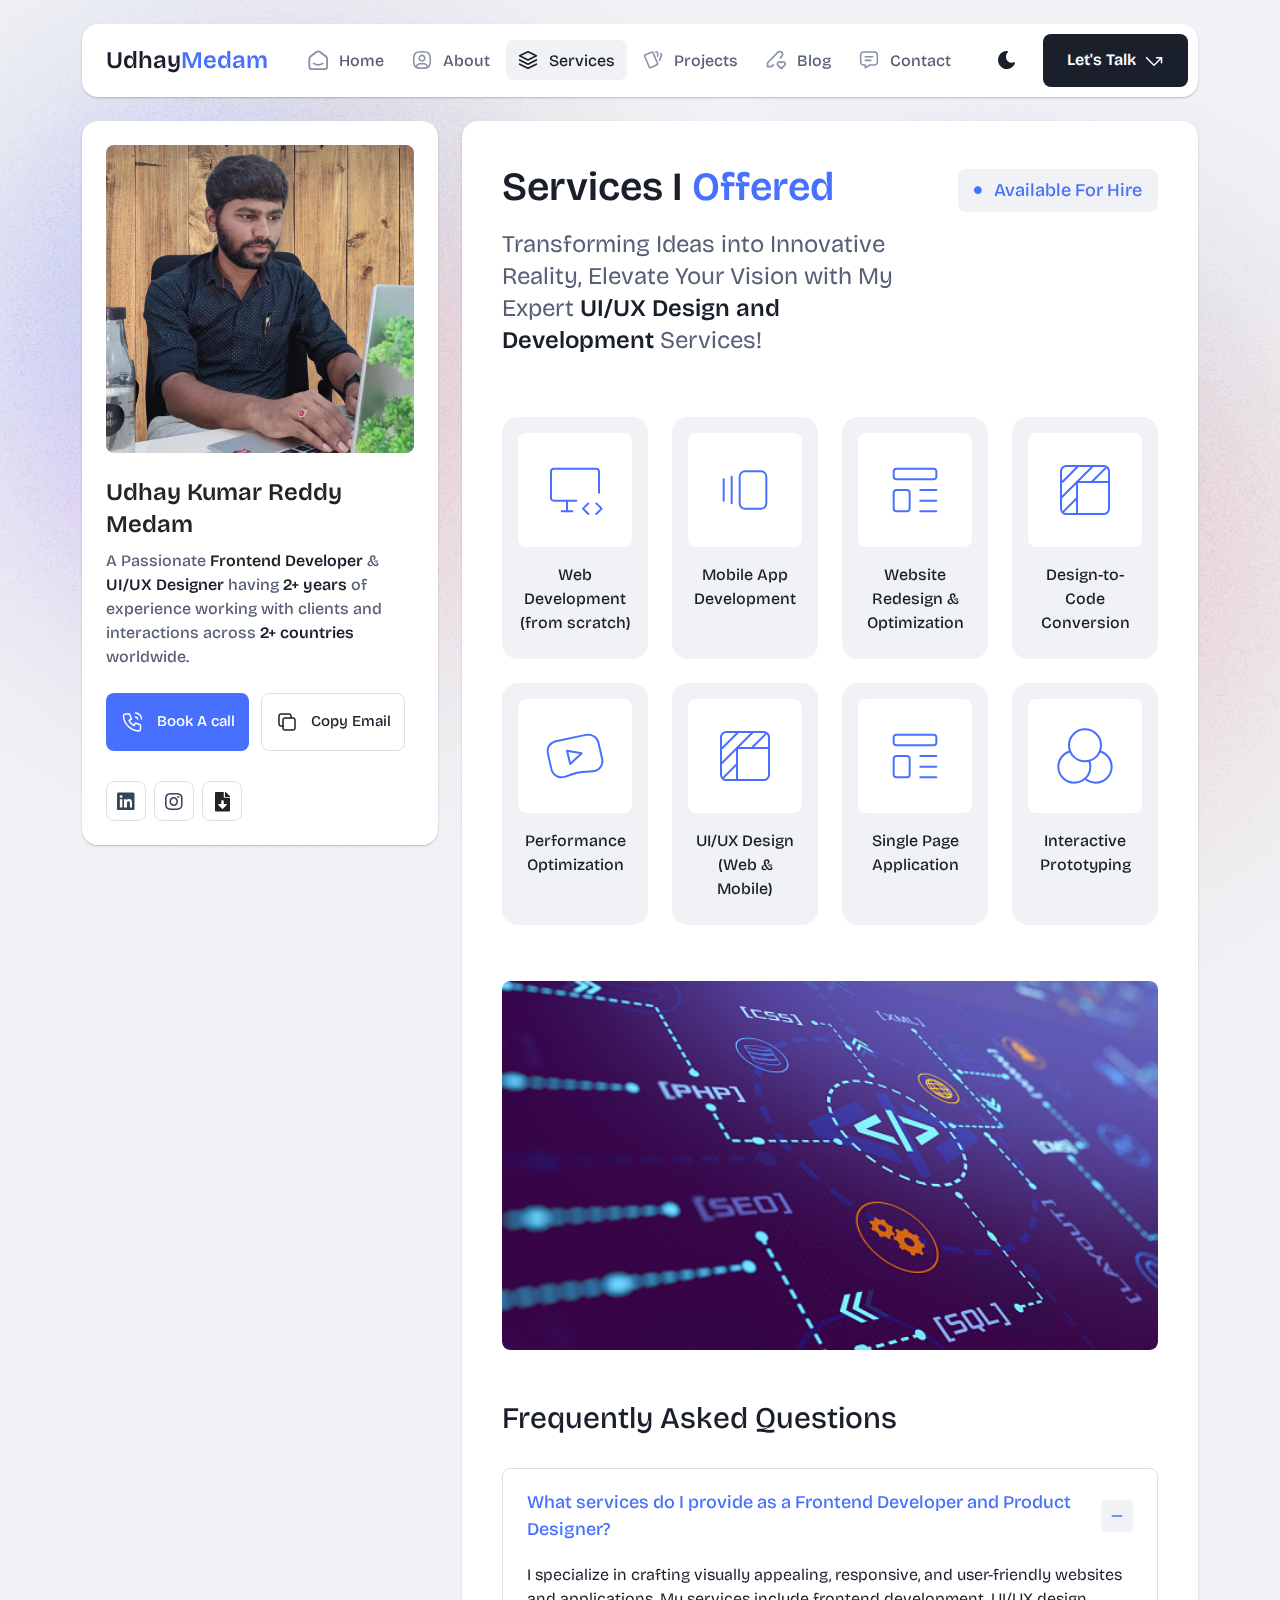
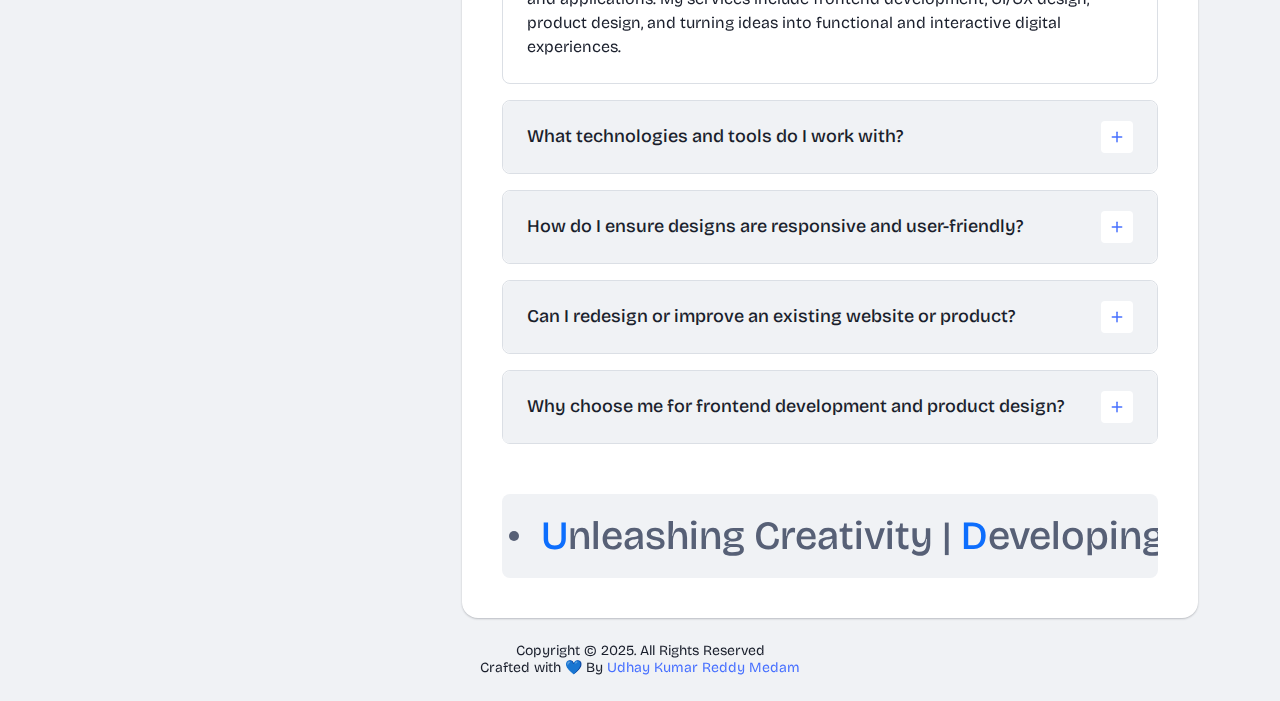
<file: services.html>
<!DOCTYPE html>
<html lang="en">

<head>
  <meta charset="UTF-8">
  <meta http-equiv="X-UA-Compatible" content="IE=edge">
  <title>Udhay Kumar Reddy Medam</title>
  <meta name="description" content="Udhay Kumar Reddy Medam">
  <meta name="viewport" content="width=device-width, initial-scale=1">

  <link rel="shortcut icon" type="image/x-icon" href="assets/img/favicon.png">
  <!-- Place favicon.ico in the root directory -->

  <!-- CSS here -->
  <link rel="stylesheet" href="assets/css/bootstrap.min.css">
  <link rel="stylesheet" href="assets/fontawsome/css/all.min.css">
  <link rel="stylesheet" href="assets/fontawsome/css/fontawesome.min.css">
  <link rel="stylesheet" href="assets/css/slick.css">
  <link rel="stylesheet" href="assets/css/magnific-popup.css">
  <link rel="stylesheet" href="assets/css/style.css">
  <link rel="stylesheet" href="assets/css/responsive.css">
</head>

<body>
  <div id="page-content">
    <!-- header part start -->
    <header class="header-area">
      <nav class="navbar">
        <div class="container">
          <div class="menu-container">
            <div class="logo">
              <a class="navbar-brand me-0" href="index.html">
                <!-- <img src="./assets/img/udhaymedam.png" style="border-radius: 50%; width: 40px; height: 40px;" /> -->
                <span>Udhay<span class="primary">Medam</span></span>
              </a>
            </div>
            <div class="navbar-main d-flex flex-grow-1">
              <div class="logo inner-logo d-block d-xl-none">
                <a class="navbar-brand me-0" href="index.html">
                  <!-- <img src="./assets/img/udhaymedam.png" style="border-radius: 50%; width: 40px; height: 40px;" /> -->
                  <span>Udhay<span class="primary">Medam</span></span>
                </a>
              </div>
              <ul class="navbar-info mx-auto">
                <li class="nav-item">
                  <a class="nav-link" aria-current="page" href="index.html">
                    <svg class="nav-icon" viewBox="0 0 15 15" fill="none" xmlns="http://www.w3.org/2000/svg">
                      <path
                        d="M13.475 4.92481L9.03083 1.46814C8.64082 1.16473 8.1608 1 7.66667 1C7.17254 1 6.69251 1.16473 6.3025 1.46814L1.8575 4.92481C1.59037 5.13254 1.37424 5.39858 1.22563 5.7026C1.07701 6.00662 0.99984 6.34058 1 6.67897V12.679C1 13.121 1.17559 13.5449 1.48816 13.8575C1.80072 14.17 2.22464 14.3456 2.66667 14.3456H12.6667C13.1087 14.3456 13.5326 14.17 13.8452 13.8575C14.1577 13.5449 14.3333 13.121 14.3333 12.679V6.67897C14.3333 5.99314 14.0167 5.34564 13.475 4.92481Z"
                        stroke-width="1.4" stroke-linecap="round" stroke-linejoin="round" />
                      <path d="M10.9753 10.1665C9.13359 11.2773 6.14859 11.2773 4.30859 10.1665" stroke-width="1.4"
                        stroke-linecap="round" stroke-linejoin="round" />
                    </svg>
                    <span>Home</span>
                  </a>
                </li>
                <li class="nav-item">
                  <a class="nav-link" href="about.html">
                    <svg class="nav-icon" viewBox="0 0 18 18" fill="none" xmlns="http://www.w3.org/2000/svg">
                      <path
                        d="M9 9.8335C9.66304 9.8335 10.2989 9.5701 10.7678 9.10126C11.2366 8.63242 11.5 7.99654 11.5 7.3335C11.5 6.67045 11.2366 6.03457 10.7678 5.56573C10.2989 5.09689 9.66304 4.8335 9 4.8335C8.33696 4.8335 7.70107 5.09689 7.23223 5.56573C6.76339 6.03457 6.5 6.67045 6.5 7.3335C6.5 7.99654 6.76339 8.63242 7.23223 9.10126C7.70107 9.5701 8.33696 9.8335 9 9.8335Z"
                        stroke-width="1.4" stroke-linecap="round" stroke-linejoin="round" />
                      <path
                        d="M9 1.5C15 1.5 16.5 3 16.5 9C16.5 15 15 16.5 9 16.5C3 16.5 1.5 15 1.5 9C1.5 3 3 1.5 9 1.5Z"
                        stroke-width="1.4" stroke-linecap="round" stroke-linejoin="round" />
                      <path
                        d="M4 15.7085V15.6668C4 14.7828 4.35119 13.9349 4.97631 13.3098C5.60143 12.6847 6.44928 12.3335 7.33333 12.3335H10.6667C11.5507 12.3335 12.3986 12.6847 13.0237 13.3098C13.6488 13.9349 14 14.7828 14 15.6668V15.7085"
                        stroke-width="1.4" stroke-linecap="round" stroke-linejoin="round" />
                    </svg>
                    About
                  </a>
                </li>
                <li class="nav-item">
                  <a class="nav-link active" href="services.html">
                    <svg class="nav-icon" viewBox="0 0 16 16" fill="none" xmlns="http://www.w3.org/2000/svg">
                      <path d="M7.99967 1.3335L1.33301 4.66683L7.99967 8.00016L14.6663 4.66683L7.99967 1.3335Z"
                        stroke-width="1.4" stroke-linecap="round" stroke-linejoin="round" />
                      <path d="M1.33301 8L7.99967 11.3333L14.6663 8" stroke-width="1.4" stroke-linecap="round"
                        stroke-linejoin="round" />
                      <path d="M1.33301 11.3335L7.99967 14.6668L14.6663 11.3335" stroke-width="1.4"
                        stroke-linecap="round" stroke-linejoin="round" />
                    </svg>
                    Services
                  </a>
                </li>
                <li class="nav-item">
                  <a class="nav-link" href="projects.html">
                    <svg class="nav-icon" viewBox="0 0 18 17" fill="none" xmlns="http://www.w3.org/2000/svg">
                      <path
                        d="M2.00326 3.99733L7.95159 1.40649C8.04974 1.36442 8.15533 1.34243 8.26212 1.34181C8.3689 1.34119 8.47473 1.36196 8.57337 1.40289C8.67201 1.44382 8.76145 1.50408 8.83642 1.58013C8.9114 1.65617 8.97039 1.74646 9.00992 1.84566L13.1133 11.764C13.1985 11.9651 13.2014 12.1917 13.1213 12.3949C13.0412 12.5982 12.8845 12.7618 12.6849 12.8507L6.73742 15.4415C6.63922 15.4837 6.53356 15.5058 6.42668 15.5065C6.3198 15.5072 6.21387 15.4864 6.11514 15.4455C6.0164 15.4046 5.92688 15.3442 5.85184 15.2681C5.7768 15.192 5.71778 15.1016 5.67826 15.0023L1.57492 5.08316C1.48963 4.88204 1.48673 4.65546 1.56684 4.45222C1.64696 4.24898 1.80367 4.08616 2.00326 3.99733Z"
                        stroke-width="1.4" stroke-linecap="round" stroke-linejoin="round" />
                      <path
                        d="M11.5 1.3335H12.3333C12.5543 1.3335 12.7663 1.42129 12.9226 1.57757C13.0789 1.73385 13.1667 1.94582 13.1667 2.16683V5.0835"
                        stroke-width="1.4" stroke-linecap="round" stroke-linejoin="round" />
                      <path
                        d="M15.6663 3C15.8863 3.09333 16.0997 3.18083 16.3063 3.2625C16.5098 3.34882 16.6706 3.51241 16.7534 3.71729C16.8362 3.92217 16.8343 4.15155 16.748 4.355L14.833 8.83334"
                        stroke-width="1.4" stroke-linecap="round" stroke-linejoin="round" />
                    </svg>
                    Projects
                  </a>
                </li>
                <li class="nav-item">
                  <a class="nav-link" href="blog.html">
                    <svg class="nav-icon" viewBox="0 0 17 16" fill="none" xmlns="http://www.w3.org/2000/svg">
                      <path
                        d="M12.1663 6.16676L13.4163 4.91676C13.6352 4.69789 13.8088 4.43805 13.9273 4.15208C14.0457 3.86612 14.1067 3.55962 14.1067 3.25009C14.1067 2.94056 14.0457 2.63406 13.9273 2.3481C13.8088 2.06213 13.6352 1.80229 13.4163 1.58342C13.1975 1.36455 12.9376 1.19094 12.6517 1.07248C12.3657 0.954033 12.0592 0.893066 11.7497 0.893066C11.4401 0.893066 11.1336 0.954033 10.8477 1.07248C10.5617 1.19094 10.3019 1.36455 10.083 1.58342L1.33301 10.3334V13.6668H4.66634L6.33301 12.0001"
                        stroke-width="1.4" stroke-linecap="round" stroke-linejoin="round" />
                      <path
                        d="M13.0004 15.3335L15.7921 12.5968C15.9633 12.4307 16.0995 12.232 16.1926 12.0124C16.2857 11.7927 16.3339 11.5567 16.3343 11.3181C16.3347 11.0796 16.2873 10.8434 16.1948 10.6235C16.1024 10.4035 15.9669 10.2044 15.7963 10.0377C15.448 9.69712 14.9806 9.50602 14.4935 9.50509C14.0065 9.50415 13.5383 9.69346 13.1888 10.0327L13.0021 10.216L12.8163 10.0327C12.4681 9.69237 12.0008 9.50143 11.5139 9.50049C11.0271 9.49956 10.5591 9.68871 10.2096 10.0277C10.0383 10.1937 9.9021 10.3924 9.80891 10.612C9.71572 10.8316 9.66746 11.0677 9.667 11.3062C9.66653 11.5447 9.71386 11.781 9.80619 12.0009C9.89853 12.2209 10.034 12.4201 10.2046 12.5868L13.0004 15.3335Z"
                        stroke-width="1.4" stroke-linecap="round" stroke-linejoin="round" />
                    </svg>
                    Blog
                  </a>
                </li>
                <li class="nav-item">
                  <a class="nav-link" href="contact.html">
                    <svg class="nav-icon" viewBox="0 0 18 17" fill="none" xmlns="http://www.w3.org/2000/svg">
                      <path d="M5.66699 5.5H12.3337" stroke-width="1.4" stroke-linecap="round"
                        stroke-linejoin="round" />
                      <path d="M5.66699 8.8335H10.667" stroke-width="1.4" stroke-linecap="round"
                        stroke-linejoin="round" />
                      <path
                        d="M14 1.3335C14.663 1.3335 15.2989 1.59689 15.7678 2.06573C16.2366 2.53457 16.5 3.17045 16.5 3.8335V10.5002C16.5 11.1632 16.2366 11.7991 15.7678 12.2679C15.2989 12.7368 14.663 13.0002 14 13.0002H9.83333L5.66667 15.5002V13.0002H4C3.33696 13.0002 2.70107 12.7368 2.23223 12.2679C1.76339 11.7991 1.5 11.1632 1.5 10.5002V3.8335C1.5 3.17045 1.76339 2.53457 2.23223 2.06573C2.70107 1.59689 3.33696 1.3335 4 1.3335H14Z"
                        stroke-width="1.4" stroke-linecap="round" stroke-linejoin="round" />
                    </svg>
                    Contact
                  </a>
                </li>
              </ul>
              <div class="header-right-info d-flex align-items-center">
                <button class="theme-control-btn">
                  <span class="dark">
                    <svg width="24" height="24" viewBox="0 0 24 24" fill="none" xmlns="http://www.w3.org/2000/svg">
                      <path
                        d="M11.8005 3C10.207 3.0003 8.64356 3.44286 7.27683 4.28049C5.91011 5.11811 4.79139 6.31937 4.04002 7.75612C3.28865 9.19288 2.93281 10.8112 3.01046 12.4386C3.08811 14.0659 3.59633 15.6411 4.48091 16.9963C5.3655 18.3514 6.59326 19.4356 8.03324 20.1333C9.47322 20.8309 11.0714 21.1157 12.6573 20.9574C14.2432 20.7991 15.7573 20.2036 17.0381 19.2344C18.319 18.2652 19.3185 16.9587 19.9301 15.4542C20.2302 14.7162 19.5111 13.9746 18.7875 14.2752C17.5475 14.7888 16.1706 14.8418 14.8963 14.425C13.622 14.0082 12.5308 13.1479 11.8126 11.9937C11.0943 10.8396 10.7943 9.4645 10.9648 8.10764C11.1353 6.75077 11.7655 5.49792 12.7458 4.5669L12.8136 4.4949C13.2986 3.9279 12.913 3.0072 12.1464 3.0072H11.9122L11.8524 3.0018L11.7996 3H11.8005Z"
                        fill="#1A1F2C" />
                    </svg>
                    <small class="theme-text d-block d-xl-none">Change appearance</small>
                  </span>
                  <span class="light">
                    <svg width="24" height="24" viewBox="0 0 24 24" fill="none" xmlns="http://www.w3.org/2000/svg">
                      <path
                        d="M12 19C12.2449 19 12.4813 19.09 12.6644 19.2527C12.8474 19.4155 12.9643 19.6397 12.993 19.883L13 20V21C12.9997 21.2549 12.9021 21.5 12.7272 21.6854C12.5522 21.8707 12.313 21.9822 12.0586 21.9972C11.8042 22.0121 11.5536 21.9293 11.3582 21.7657C11.1627 21.6021 11.0371 21.3701 11.007 21.117L11 21V20C11 19.7348 11.1054 19.4804 11.2929 19.2929C11.4804 19.1054 11.7348 19 12 19Z"
                        fill="#FD7E41" />
                      <path
                        d="M18.3127 16.9099L18.4067 16.9929L19.1067 17.6929C19.2861 17.8729 19.3902 18.1144 19.398 18.3683C19.4057 18.6223 19.3165 18.8697 19.1485 19.0602C18.9804 19.2508 18.7462 19.3702 18.4933 19.3943C18.2403 19.4184 17.9877 19.3454 17.7867 19.1899L17.6927 19.1069L16.9927 18.4069C16.8202 18.2347 16.7165 18.0053 16.7012 17.7619C16.6859 17.5186 16.76 17.278 16.9097 17.0855C17.0593 16.893 17.2741 16.7618 17.5137 16.7166C17.7533 16.6713 18.0012 16.7152 18.2107 16.8399L18.3127 16.9099Z"
                        fill="#FD7E41" />
                      <path
                        d="M7.00747 16.993C7.17965 17.1652 7.28308 17.3943 7.29836 17.6373C7.31364 17.8803 7.23972 18.1206 7.09047 18.313L7.00747 18.407L6.30747 19.107C6.12751 19.2863 5.88604 19.3905 5.63209 19.3982C5.37814 19.406 5.13076 19.3168 4.94019 19.1487C4.74963 18.9807 4.63017 18.7464 4.60607 18.4935C4.58198 18.2406 4.65506 17.988 4.81047 17.787L4.89347 17.693L5.59347 16.993C5.781 16.8055 6.03531 16.7002 6.30047 16.7002C6.56563 16.7002 6.81994 16.8055 7.00747 16.993Z"
                        fill="#FD7E41" />
                      <path
                        d="M3.99987 11C4.25475 11.0003 4.4999 11.0979 4.68524 11.2728C4.87057 11.4478 4.9821 11.687 4.99704 11.9414C5.01198 12.1958 4.92919 12.4464 4.7656 12.6418C4.60201 12.8373 4.36996 12.9629 4.11687 12.993L3.99987 13H2.99987C2.74499 12.9997 2.49984 12.9021 2.3145 12.7272C2.12916 12.5522 2.01763 12.313 2.0027 12.0586C1.98776 11.8042 2.07054 11.5536 2.23413 11.3582C2.39772 11.1627 2.62977 11.0371 2.88287 11.007L2.99987 11H3.99987Z"
                        fill="#FD7E41" />
                      <path
                        d="M20.9999 11C21.2547 11.0003 21.4999 11.0979 21.6852 11.2728C21.8706 11.4478 21.9821 11.687 21.997 11.9414C22.012 12.1958 21.9292 12.4464 21.7656 12.6418C21.602 12.8373 21.37 12.9629 21.1169 12.993L20.9999 13H19.9999C19.745 12.9997 19.4998 12.9021 19.3145 12.7272C19.1292 12.5522 19.0176 12.313 19.0027 12.0586C18.9878 11.8042 19.0705 11.5536 19.2341 11.3582C19.3977 11.1627 19.6298 11.0371 19.8829 11.007L19.9999 11H20.9999Z"
                        fill="#FD7E41" />
                      <path
                        d="M6.21264 4.80985L6.30664 4.89285L7.00664 5.59285C7.18599 5.77281 7.29011 6.01429 7.29787 6.26824C7.30562 6.52219 7.21642 6.76957 7.04839 6.96013C6.88036 7.1507 6.64609 7.27016 6.39316 7.29425C6.14024 7.31834 5.88763 7.24526 5.68664 7.08985L5.59264 7.00685L4.89264 6.30685C4.72073 6.13453 4.61757 5.90543 4.6025 5.66248C4.58744 5.41954 4.6615 5.17945 4.8108 4.98721C4.9601 4.79497 5.1744 4.66378 5.41351 4.61824C5.65262 4.57271 5.90013 4.61594 6.10964 4.73985L6.21264 4.80985Z"
                        fill="#FD7E41" />
                      <path
                        d="M19.1071 4.89288C19.2793 5.06508 19.3827 5.29418 19.398 5.5372C19.4132 5.78023 19.3393 6.02048 19.1901 6.21288L19.1071 6.30688L18.4071 7.00688C18.2271 7.18623 17.9856 7.29036 17.7317 7.29811C17.4777 7.30587 17.2304 7.21667 17.0398 7.04864C16.8492 6.8806 16.7298 6.64633 16.7057 6.39341C16.6816 6.14049 16.7547 5.88788 16.9101 5.68688L16.9931 5.59288L17.6931 4.89288C17.8806 4.70541 18.1349 4.6001 18.4001 4.6001C18.6652 4.6001 18.9196 4.70541 19.1071 4.89288Z"
                        fill="#FD7E41" />
                      <path
                        d="M12 2C12.2449 2.00003 12.4813 2.08996 12.6644 2.25272C12.8474 2.41547 12.9643 2.63975 12.993 2.883L13 3V4C12.9997 4.25488 12.9021 4.50003 12.7272 4.68537C12.5522 4.8707 12.313 4.98223 12.0586 4.99717C11.8042 5.01211 11.5536 4.92933 11.3582 4.76573C11.1627 4.60214 11.0371 4.3701 11.007 4.117L11 4V3C11 2.73478 11.1054 2.48043 11.2929 2.29289C11.4804 2.10536 11.7348 2 12 2Z"
                        fill="#FD7E41" />
                      <path
                        d="M12 7C12.9797 6.99994 13.9378 7.28769 14.7553 7.8275C15.5729 8.36731 16.2138 9.1354 16.5986 10.0364C16.9833 10.9373 17.0949 11.9315 16.9195 12.8953C16.7441 13.8592 16.2893 14.7502 15.6118 15.4579C14.9343 16.1655 14.0638 16.6585 13.1085 16.8756C12.1532 17.0928 11.1552 17.0245 10.2383 16.6793C9.3215 16.334 8.52629 15.7271 7.95146 14.9338C7.37663 14.1405 7.04752 13.1958 7.005 12.217L7 12L7.005 11.783C7.06092 10.4958 7.61161 9.27978 8.54222 8.38866C9.47284 7.49754 10.7115 7.00007 12 7Z"
                        fill="#FD7E41" />
                    </svg>
                    <small class="theme-text d-block d-xl-none">Change Appearance</small>
                  </span>
                </button>
                <a href="contact.html" class="lets-talk-btn">
                  Let's Talk<svg class="icon" width="20" height="20" viewBox="0 0 20 20" fill="none"
                    xmlns="http://www.w3.org/2000/svg">
                    <path d="M17.5 11.6665V6.6665H12.5" stroke="white" stroke-width="1.5" stroke-linecap="round"
                      stroke-linejoin="round" />
                    <path d="M17.5 6.6665L10 14.1665L2.5 6.6665" stroke="white" stroke-width="1.5"
                      stroke-linecap="round" stroke-linejoin="round" />
                  </svg>
                </a>
              </div>
            </div>
            <div class="mobile-menu-overlay d-block d-lg-none"></div>
            <div class="align-items-center d-flex gap-3 d-block d-xl-none">
              <button class="theme-control-btn border-0 p-1" style="border-radius: 10px; background:none;">
                <span class="dark">
                  <svg width="24" height="24" viewBox="0 0 24 24" fill="none" xmlns="http://www.w3.org/2000/svg">
                    <path
                      d="M11.8005 3C10.207 3.0003 8.64356 3.44286 7.27683 4.28049C5.91011 5.11811 4.79139 6.31937 4.04002 7.75612C3.28865 9.19288 2.93281 10.8112 3.01046 12.4386C3.08811 14.0659 3.59633 15.6411 4.48091 16.9963C5.3655 18.3514 6.59326 19.4356 8.03324 20.1333C9.47322 20.8309 11.0714 21.1157 12.6573 20.9574C14.2432 20.7991 15.7573 20.2036 17.0381 19.2344C18.319 18.2652 19.3185 16.9587 19.9301 15.4542C20.2302 14.7162 19.5111 13.9746 18.7875 14.2752C17.5475 14.7888 16.1706 14.8418 14.8963 14.425C13.622 14.0082 12.5308 13.1479 11.8126 11.9937C11.0943 10.8396 10.7943 9.4645 10.9648 8.10764C11.1353 6.75077 11.7655 5.49792 12.7458 4.5669L12.8136 4.4949C13.2986 3.9279 12.913 3.0072 12.1464 3.0072H11.9122L11.8524 3.0018L11.7996 3H11.8005Z"
                      fill="#1A1F2C" />
                  </svg>
                </span>
                <span class="light">
                  <svg width="24" height="24" viewBox="0 0 24 24" fill="none" xmlns="http://www.w3.org/2000/svg">
                    <path
                      d="M12 19C12.2449 19 12.4813 19.09 12.6644 19.2527C12.8474 19.4155 12.9643 19.6397 12.993 19.883L13 20V21C12.9997 21.2549 12.9021 21.5 12.7272 21.6854C12.5522 21.8707 12.313 21.9822 12.0586 21.9972C11.8042 22.0121 11.5536 21.9293 11.3582 21.7657C11.1627 21.6021 11.0371 21.3701 11.007 21.117L11 21V20C11 19.7348 11.1054 19.4804 11.2929 19.2929C11.4804 19.1054 11.7348 19 12 19Z"
                      fill="#FD7E41" />
                    <path
                      d="M18.3127 16.9099L18.4067 16.9929L19.1067 17.6929C19.2861 17.8729 19.3902 18.1144 19.398 18.3683C19.4057 18.6223 19.3165 18.8697 19.1485 19.0602C18.9804 19.2508 18.7462 19.3702 18.4933 19.3943C18.2403 19.4184 17.9877 19.3454 17.7867 19.1899L17.6927 19.1069L16.9927 18.4069C16.8202 18.2347 16.7165 18.0053 16.7012 17.7619C16.6859 17.5186 16.76 17.278 16.9097 17.0855C17.0593 16.893 17.2741 16.7618 17.5137 16.7166C17.7533 16.6713 18.0012 16.7152 18.2107 16.8399L18.3127 16.9099Z"
                      fill="#FD7E41" />
                    <path
                      d="M7.00747 16.993C7.17965 17.1652 7.28308 17.3943 7.29836 17.6373C7.31364 17.8803 7.23972 18.1206 7.09047 18.313L7.00747 18.407L6.30747 19.107C6.12751 19.2863 5.88604 19.3905 5.63209 19.3982C5.37814 19.406 5.13076 19.3168 4.94019 19.1487C4.74963 18.9807 4.63017 18.7464 4.60607 18.4935C4.58198 18.2406 4.65506 17.988 4.81047 17.787L4.89347 17.693L5.59347 16.993C5.781 16.8055 6.03531 16.7002 6.30047 16.7002C6.56563 16.7002 6.81994 16.8055 7.00747 16.993Z"
                      fill="#FD7E41" />
                    <path
                      d="M3.99987 11C4.25475 11.0003 4.4999 11.0979 4.68524 11.2728C4.87057 11.4478 4.9821 11.687 4.99704 11.9414C5.01198 12.1958 4.92919 12.4464 4.7656 12.6418C4.60201 12.8373 4.36996 12.9629 4.11687 12.993L3.99987 13H2.99987C2.74499 12.9997 2.49984 12.9021 2.3145 12.7272C2.12916 12.5522 2.01763 12.313 2.0027 12.0586C1.98776 11.8042 2.07054 11.5536 2.23413 11.3582C2.39772 11.1627 2.62977 11.0371 2.88287 11.007L2.99987 11H3.99987Z"
                      fill="#FD7E41" />
                    <path
                      d="M20.9999 11C21.2547 11.0003 21.4999 11.0979 21.6852 11.2728C21.8706 11.4478 21.9821 11.687 21.997 11.9414C22.012 12.1958 21.9292 12.4464 21.7656 12.6418C21.602 12.8373 21.37 12.9629 21.1169 12.993L20.9999 13H19.9999C19.745 12.9997 19.4998 12.9021 19.3145 12.7272C19.1292 12.5522 19.0176 12.313 19.0027 12.0586C18.9878 11.8042 19.0705 11.5536 19.2341 11.3582C19.3977 11.1627 19.6298 11.0371 19.8829 11.007L19.9999 11H20.9999Z"
                      fill="#FD7E41" />
                    <path
                      d="M6.21264 4.80985L6.30664 4.89285L7.00664 5.59285C7.18599 5.77281 7.29011 6.01429 7.29787 6.26824C7.30562 6.52219 7.21642 6.76957 7.04839 6.96013C6.88036 7.1507 6.64609 7.27016 6.39316 7.29425C6.14024 7.31834 5.88763 7.24526 5.68664 7.08985L5.59264 7.00685L4.89264 6.30685C4.72073 6.13453 4.61757 5.90543 4.6025 5.66248C4.58744 5.41954 4.6615 5.17945 4.8108 4.98721C4.9601 4.79497 5.1744 4.66378 5.41351 4.61824C5.65262 4.57271 5.90013 4.61594 6.10964 4.73985L6.21264 4.80985Z"
                      fill="#FD7E41" />
                    <path
                      d="M19.1071 4.89288C19.2793 5.06508 19.3827 5.29418 19.398 5.5372C19.4132 5.78023 19.3393 6.02048 19.1901 6.21288L19.1071 6.30688L18.4071 7.00688C18.2271 7.18623 17.9856 7.29036 17.7317 7.29811C17.4777 7.30587 17.2304 7.21667 17.0398 7.04864C16.8492 6.8806 16.7298 6.64633 16.7057 6.39341C16.6816 6.14049 16.7547 5.88788 16.9101 5.68688L16.9931 5.59288L17.6931 4.89288C17.8806 4.70541 18.1349 4.6001 18.4001 4.6001C18.6652 4.6001 18.9196 4.70541 19.1071 4.89288Z"
                      fill="#FD7E41" />
                    <path
                      d="M12 2C12.2449 2.00003 12.4813 2.08996 12.6644 2.25272C12.8474 2.41547 12.9643 2.63975 12.993 2.883L13 3V4C12.9997 4.25488 12.9021 4.50003 12.7272 4.68537C12.5522 4.8707 12.313 4.98223 12.0586 4.99717C11.8042 5.01211 11.5536 4.92933 11.3582 4.76573C11.1627 4.60214 11.0371 4.3701 11.007 4.117L11 4V3C11 2.73478 11.1054 2.48043 11.2929 2.29289C11.4804 2.10536 11.7348 2 12 2Z"
                      fill="#FD7E41" />
                    <path
                      d="M12 7C12.9797 6.99994 13.9378 7.28769 14.7553 7.8275C15.5729 8.36731 16.2138 9.1354 16.5986 10.0364C16.9833 10.9373 17.0949 11.9315 16.9195 12.8953C16.7441 13.8592 16.2893 14.7502 15.6118 15.4579C14.9343 16.1655 14.0638 16.6585 13.1085 16.8756C12.1532 17.0928 11.1552 17.0245 10.2383 16.6793C9.3215 16.334 8.52629 15.7271 7.95146 14.9338C7.37663 14.1405 7.04752 13.1958 7.005 12.217L7 12L7.005 11.783C7.06092 10.4958 7.61161 9.27978 8.54222 8.38866C9.47284 7.49754 10.7115 7.00007 12 7Z"
                      fill="#FD7E41" />
                  </svg>
                </span>
              </button>
              <div class="mobile-menu-control-bar d-block d-xl-none">

                <button class="mobile-menu-control-bar">
                  <i class="fas fa-bars"></i>
                </button>
              </div>
            </div>
          </div>
        </div>
      </nav>
    </header>
    <!-- header part end -->

    <!-- main area part start -->
    <main>

      <section class="content-box-area mt-4">
        <div class="container">
          <div class="row g-4">
            <div class="col-xl-4 d-none d-xl-block">
              <div class="card profile-card">
                <div class="card-body">
                  <div class="image text-center">
                    <img src="assets/img/images/udhaymedam pics (4).png" alt="profile" class="img-fluid w-100">
                  </div>
                  <div class="text">
                    <h3 class="card-title">Udhay Kumar Reddy Medam</h3>
                    <p>
                      A Passionate <span>Frontend Developer</span> & <span>UI/UX Designer</span> having
                      <span>2+ years</span> of experience working with clients and interactions
                      across <span>2+ countries</span> worldwide.
                    </p>
                    <div class="common-button-groups">
                      <a class="btn btn-call" href="tel:+919704241821">
                        <svg class="icon" width="25" height="24" viewBox="0 0 25 24" fill="none"
                          xmlns="http://www.w3.org/2000/svg">
                          <path
                            d="M5.5 4H9.5L11.5 9L9 10.5C10.071 12.6715 11.8285 14.429 14 15.5L15.5 13L20.5 15V19C20.5 19.5304 20.2893 20.0391 19.9142 20.4142C19.5391 20.7893 19.0304 21 18.5 21C14.5993 20.763 10.9202 19.1065 8.15683 16.3432C5.3935 13.5798 3.73705 9.90074 3.5 6C3.5 5.46957 3.71071 4.96086 4.08579 4.58579C4.46086 4.21071 4.96957 4 5.5 4Z"
                            stroke="white" stroke-width="1.5" stroke-linecap="round" stroke-linejoin="round" />
                          <path
                            d="M15.5 7C16.0304 7 16.5391 7.21071 16.9142 7.58579C17.2893 7.96086 17.5 8.46957 17.5 9"
                            stroke="white" stroke-width="1.5" stroke-linecap="round" stroke-linejoin="round" />
                          <path d="M15.5 3C17.0913 3 18.6174 3.63214 19.7426 4.75736C20.8679 5.88258 21.5 7.4087 21.5 9"
                            stroke="white" stroke-width="1.5" stroke-linecap="round" stroke-linejoin="round" />
                        </svg>
                        Book A call
                      </a>
                      <button class="btn btn-copy" data-clipboard-text="udhaykumarmedam@gmail.com">
                        <svg class="icon" width="24" height="24" viewBox="0 0 24 24" fill="none"
                          xmlns="http://www.w3.org/2000/svg">
                          <path
                            d="M8 10C8 9.46957 8.21071 8.96086 8.58579 8.58579C8.96086 8.21071 9.46957 8 10 8H18C18.5304 8 19.0391 8.21071 19.4142 8.58579C19.7893 8.96086 20 9.46957 20 10V18C20 18.5304 19.7893 19.0391 19.4142 19.4142C19.0391 19.7893 18.5304 20 18 20H10C9.46957 20 8.96086 19.7893 8.58579 19.4142C8.21071 19.0391 8 18.5304 8 18V10Z"
                            stroke-width="1.5" stroke-linecap="round" stroke-linejoin="round" />
                          <path
                            d="M16 8V6C16 5.46957 15.7893 4.96086 15.4142 4.58579C15.0391 4.21071 14.5304 4 14 4H6C5.46957 4 4.96086 4.21071 4.58579 4.58579C4.21071 4.96086 4 5.46957 4 6V14C4 14.5304 4.21071 15.0391 4.58579 15.4142C4.96086 15.7893 5.46957 16 6 16H8"
                            stroke-width="1.5" stroke-linecap="round" stroke-linejoin="round" />
                        </svg>
                        Copy Email
                      </button>
                    </div>
                    <div class="social-media-icon">
                      <ul class="list-unstyled">
                        <!-- <li><a href="#"><i class="fab fa-facebook"></i></a></li> -->
                        <li><a href="https://www.linkedin.com/in/mudhay/"><i class="fab fa-linkedin"></i></a></li>
                        <!-- <li><a href="#"><i class="fab fa-github"></i></a></li> -->
                        <li><a href="https://www.instagram.com/vividudhaytales/"><i class="fab fa-instagram"></i></a>
                        </li>
                        <!-- <li><a href="#"><i class="fab fa-twitter"></i></a></li> -->
                        <li><a><i class="fas fa-file-download"></i></a></li>
                      </ul>
                    </div>
                  </div>
                </div>
              </div>
            </div>
            <div class="col-xl-8">
              <div class="card content-box-card">
                <div class="card-body">
                  <div class="top-info">
                    <div class="text">
                      <h1 class="main-title">Services I <span>Offered</span></h1>
                      <p>Transforming Ideas into Innovative Reality, Elevate Your Vision with My Expert <b>UI/UX
                          Design and Development</b> Services!</p>
                    </div>
                    <div class="available-btn">
                      <span><i class="fas fa-circle"></i> Available For Hire</span>
                    </div>
                  </div>
                  <div class="services">
                    <div class="row g-4">
                      <div class="col-md-3 col-sm-6 col-6">
                        <div class="services-item text-center">
                          <div class="image">
                            <img src="assets/img/icons/web-development.svg" alt="web-development">
                          </div>
                          <div class="text">
                            <h3 class="title">Web Development (from scratch)</h3>
                          </div>
                        </div>
                      </div>
                      <div class="col-md-3 col-sm-6 col-6">
                        <div class="services-item text-center">
                          <div class="image">
                            <img src="assets/img/icons/app.svg" alt="app">
                          </div>
                          <div class="text">
                            <h3 class="title">Mobile App Development</h3>
                          </div>
                        </div>
                      </div>
                      <div class="col-md-3 col-sm-6 col-6">
                        <div class="services-item text-center">
                          <div class="image">
                            <img src="assets/img/icons/prd-design.svg" alt="prd-design">
                          </div>
                          <div class="text">
                            <h3 class="title">Website Redesign & Optimization</h3>
                          </div>
                        </div>
                      </div>
                      <div class="col-md-3 col-sm-6 col-6">
                        <div class="services-item text-center">
                          <div class="image">
                            <img src="assets/img/icons/ui-ux.svg" alt="view">
                          </div>
                          <div class="text">
                            <h3 class="title">Design-to-Code Conversion</h3>
                          </div>
                        </div>
                      </div>
                      <div class="col-md-3 col-sm-6 col-6">
                        <div class="services-item text-center">
                          <div class="image">
                            <img src="assets/img/icons/youtube.svg" alt="youtube">
                          </div>
                          <div class="text">
                            <h3 class="title">Performance Optimization</h3>
                          </div>
                        </div>
                      </div>
                      <div class="col-md-3 col-sm-6 col-6">
                        <div class="services-item text-center">
                          <div class="image">
                            <img src="assets/img/icons/ui-ux.svg" alt="ui-ux">
                          </div>
                          <div class="text">
                            <h3 class="title">UI/UX Design (Web & Mobile)</h3>
                          </div>
                        </div>
                      </div>
                      <div class="col-md-3 col-sm-6 col-6">
                        <div class="services-item text-center">
                          <div class="image">
                            <img src="assets/img/icons/prd-design.svg" alt="view">
                          </div>
                          <div class="text">
                            <h3 class="title">Single Page Application</h3>
                          </div>
                        </div>
                      </div>
                      <div class="col-md-3 col-sm-6 col-6">
                        <div class="services-item text-center">
                          <div class="image">
                            <img src="assets/img/icons/branding.svg" alt="branding">
                          </div>
                          <div class="text">
                            <h3 class="title">Interactive Prototyping</h3>
                          </div>
                        </div>
                      </div>
                    </div>
                    <div class="block-image">
                      <img src="assets/img/portfolio/services.jpg" alt="blog-img-1" class="img-fluid w-100">
                    </div>
                  </div>

                  <div class="frequently-asked-questions">
                    <h2 class="main-common-title">Frequently Asked Questions
                    </h2>
                    <div class="frequently-asked-questions-main">
                      <div class="accordion" id="accordionExample">
                        <div class="accordion-item">
                          <h4 class="accordion-header" id="headingOne">
                            <button class="accordion-button" type="button" data-bs-toggle="collapse"
                              data-bs-target="#collapseOne" aria-expanded="true" aria-controls="collapseOne">
                              What services do I provide as a Frontend Developer and Product Designer?
                              <span class="ms-auto">
                                <span class="icon ms-4">
                                  <img class="icon-plus" src="assets/img/icons/plus.svg" alt="plus">
                                  <img class="icon-minus d-none" src="assets/img/icons/minus.svg" alt="minus">
                                </span>
                              </span>
                            </button>
                          </h4>
                          <div id="collapseOne" class="accordion-collapse collapse show" aria-labelledby="headingOne"
                            data-bs-parent="#accordionExample">
                            <div class="accordion-body">
                              <p>I specialize in crafting visually appealing, responsive, and user-friendly websites and
                                applications. My services include frontend development, UI/UX design, product design,
                                and turning ideas into functional and interactive digital experiences.</p>
                            </div>
                          </div>
                        </div>
                        <div class="accordion-item">
                          <h4 class="accordion-header" id="headingTwo">
                            <button class="accordion-button collapsed" type="button" data-bs-toggle="collapse"
                              data-bs-target="#collapseTwo" aria-expanded="false" aria-controls="collapseTwo">
                              What technologies and tools do I work with?
                              <span class="ms-auto">
                                <span class="icon ms-4">
                                  <img class="icon-plus" src="assets/img/icons/plus.svg" alt="plus">
                                  <img class="icon-minus d-none" src="assets/img/icons/minus.svg" alt="minus">
                                </span>
                              </span>
                            </button>
                          </h4>
                          <div id="collapseTwo" class="accordion-collapse collapse" aria-labelledby="headingTwo"
                            data-bs-parent="#accordionExample">
                            <div class="accordion-body">
                              <p>I work with modern frontend technologies such as HTML5, CSS3, JavaScript, AngularJS,
                                ReactJS, PHP, and Bootstrap. For design, I utilize tools like Figma and Canva to create
                                clean and intuitive UI/UX designs.</p>
                            </div>
                          </div>
                        </div>
                        <div class="accordion-item">
                          <h4 class="accordion-header" id="headingThree">
                            <button class="accordion-button collapsed" type="button" data-bs-toggle="collapse"
                              data-bs-target="#collapseThree" aria-expanded="false" aria-controls="collapseThree">
                              How do I ensure designs are responsive and user-friendly?
                              <span class="ms-auto">
                                <span class="icon ms-4">
                                  <img class="icon-plus" src="assets/img/icons/plus.svg" alt="plus">
                                  <img class="icon-minus d-none" src="assets/img/icons/minus.svg" alt="minus">
                                </span>
                              </span>
                            </button>
                          </h4>
                          <div id="collapseThree" class="accordion-collapse collapse" aria-labelledby="headingThree"
                            data-bs-parent="#accordionExample">
                            <div class="accordion-body">
                              <p>I follow a mobile-first approach to ensure all designs are responsive and work
                                flawlessly across devices. By focusing on user experience (UX) principles, I make sure
                                the interfaces are intuitive, functional, and accessible for all users.</p>
                            </div>
                          </div>
                        </div>
                        <div class="accordion-item">
                          <h4 class="accordion-header" id="headingFour">
                            <button class="accordion-button collapsed" type="button" data-bs-toggle="collapse"
                              data-bs-target="#collapseFour" aria-expanded="false" aria-controls="collapseFour">
                              Can I redesign or improve an existing website or product?
                              <span class="ms-auto">
                                <span class="icon ms-4">
                                  <img class="icon-plus" src="assets/img/icons/plus.svg" alt="plus">
                                  <img class="icon-minus d-none" src="assets/img/icons/minus.svg" alt="minus">
                                </span>
                              </span>
                            </button>
                          </h4>
                          <div id="collapseFour" class="accordion-collapse collapse" aria-labelledby="headingFour"
                            data-bs-parent="#accordionExample">
                            <div class="accordion-body">
                              <p>Absolutely! I can analyze your existing website or product, improve its UI/UX design,
                                optimize its responsiveness, and implement clean, high-quality code to enhance both
                                performance and aesthetics.</p>
                            </div>
                          </div>
                        </div>
                        <div class="accordion-item">
                          <h4 class="accordion-header" id="headingFive">
                            <button class="accordion-button collapsed" type="button" data-bs-toggle="collapse"
                              data-bs-target="#collapseFive" aria-expanded="false" aria-controls="collapseFive">
                              Why choose me for frontend development and product design?
                              <span class="ms-auto">
                                <span class="icon ms-4">
                                  <img class="icon-plus" src="assets/img/icons/plus.svg" alt="plus">
                                  <img class="icon-minus d-none" src="assets/img/icons/minus.svg" alt="minus">
                                </span>
                              </span>
                            </button>
                          </h4>
                          <div id="collapseFive" class="accordion-collapse collapse" aria-labelledby="headingFive"
                            data-bs-parent="#accordionExample">
                            <div class="accordion-body">
                              <p>With 1+ years of experience and projects across multiple countries, I combine strong
                                technical skills with a creative eye for design. I focus on delivering responsive,
                                modern, and user-centric solutions that align with your vision and business goals.</p>
                            </div>
                          </div>
                        </div>
                      </div>
                    </div>
                  </div>
                  <!-- <div class="work-together-slider">
                    <div class="slider-main d-flex gap-4 align-items-center">
                      <div class="slider-item">
                        <a href="contact.html">Let's 👋 Work Together</a>
                        <a href="contact.html">Let's Connect To Create An Impact</a>
                      </div>
                      <div class="slider-item">
                        <a href="contact.html">Let's 👋 Work Together</a>
                        <a href="contact.html">Let's Connect To Create An Impact</a>
                      </div>
                    </div>
                  </div> -->
                  <div class="work-together-slider">
                    <div class="slider-main d-flex gap-4 align-items-center">
                      <div class="slider-item">
                        <a href="contact.html">
                          <span class="text-primary">U</span>nleashing Creativity |
                          <span class="text-primary">D</span>eveloping Solutions |
                          <span class="text-primary">H</span>arnessing Technology |
                          <span class="text-primary">A</span>chieving Perfection |
                          <span class="text-primary">Y</span>our Vision Delivered
                        </a>
                      </div>
                      <div class="slider-item">
                        <a href="contact.html">
                          <span class="text-primary">U</span>nleashing Creativity |
                          <span class="text-primary">D</span>eveloping Solutions |
                          <span class="text-primary">H</span>arnessing Technology |
                          <span class="text-primary">A</span>chieving Perfection |
                          <span class="text-primary">Y</span>our Vision Delivered
                        </a>
                      </div>
                    </div>
                  </div>
                </div>
              </div>
            </div>
          </div>
        </div>
      </section>

      <!-- background shape area start -->
      <div class="background-shapes">
        <div class="shape-1 common-shape">
          <img src="assets/img/bg/banner-shape-1.png" alt="banner-shape-1">
        </div>
        <div class="shape-2 common-shape">
          <img src="assets/img/bg/banner-shape-1.png" alt="banner-shape-1">
        </div>
        <div class="threed-shape-1 move-with-cursor" data-value="1">
          <img src="assets/img/bg/object-3d-1.png" alt="object-3d-1">
        </div>
        <div class="threed-shape-2 move-with-cursor" data-value="1">
          <img src="assets/img/bg/object-3d-2.png" alt="object-3d-2">
        </div>
      </div>
      <!-- background shape area end -->
    </main>
    <!-- main area part end -->

    <!-- footer part start -->
    <footer class="footer-area">
      <div class="container">
        <div class="text text-center">
          <p>Copyright © 2025. All Rights Reserved<br> Crafted with 💙 By <a href="https://www.linkedin.com/in/mudhay/">
              Udhay
              Kumar Reddy Medam</a></p>
        </div>
      </div>
    </footer>
    <!-- footer part end -->
  </div>

  <!-- JS here -->
  <script src="assets/js/vendor/jquery-3.6.0.min.js"></script>
  <script src="assets/js/bootstrap.bundle.min.js"></script>
  <script src="assets/js/jquery.magnific-popup.min.js"></script>
  <script src="assets/js/ajax-form.js"></script>
  <script src="assets/js/clipboard.min.js"></script>
  <script src="assets/js/slick.min.js"></script>
  <script src="assets/js/script.js"></script>
</body>


</html>
</file>
<file: assets/css/style.css>
/* CSS Index
============================
01. Variable CSS
02. Common CSS
03. Header
04. Home
05. About
06. Services
07. Portfolio
08. Blog
09. Contact
10. Footer
11. Theme Control
============================
*/

/*=============================
	1. Google Fonts
===============================*/
@import url('https://fonts.googleapis.com/css2?family=Bricolage+Grotesque:opsz,wght@12..96,300;12..96,400;12..96,500;12..96,600;12..96,700&display=swap');

/*=============================
	01. Variable CSS start
===============================*/

:root {
	--font-family: "Bricolage Grotesque", sans-serif;
	--primary: #4770FF;
	--black: #1A1F2C;
	--light-black: #576076;
	--white: #ffffff;
	--dark-theme-bg: #000;
	--dark-theme-black: #0E1018;
	--dark-theme-white: #f0f2f5;
	--dark-theme-light-white: rgba(240, 242, 245, 0.7);
	--paragraph: #616670;
	--background: #F0F2F5;
	--font-size: 16px;
	--font-weight: 400;
	--line-height: 1.6em;
	--transision: all 0.1s ease-out 0s;
	--border: #DBDFE5;
}

/*=============================
	02. Common CSS start
===============================*/

* {
	margin: 0;
	padding: 0;
	outline: none;
	box-sizing: border-box;
}

body {
	font-family: var(--font-family);
	font-weight: var(--font-weight);
	font-size: var(--font-size);
	line-height: var(--line-height);
	color: var(--black);
	overflow-x: hidden;
	background-color: var(--background);
	padding: 24px 0 24px 0;
	min-height: 100vh;
}

h1,
h2,
h3,
h4,
h5,
h6 {
	margin: 0;
	padding: 0;
}

a,
span,
small {
	display: inline-block;
}

a,
button {
	-webkit-transition: all 0.1s ease-out 0s;
	-moz-transition: all 0.1s ease-out 0s;
	-ms-transition: all 0.1s ease-out 0s;
	-o-transition: all 0.1s ease-out 0s;
	transition: all 0.1s ease-out 0s;
	text-decoration: none;
}

a:focus,
.btn:focus,
button:focus {
	text-decoration: none;
	outline: none;
	box-shadow: none;
}


ul,
ol {
	margin: 0;
	padding: 0;
}

p {
	font-size: var(--font-size);
	font-weight: var(--font-weight);
	line-height: var(--line-height);
	color: var(--paragraph);
	margin: 0;
	padding: 0;
}

.uppercase {
	text-transform: uppercase;
}

.capitalize {
	text-transform: capitalize;
}

*::-moz-selection {
	background: var(--primary);
	color: var(--white);
	text-shadow: none;
}

::-moz-selection {
	background: var(--primary);
	color: var(--white);
	text-shadow: none;
}

::selection {
	background: var(--primary);
	color: var(--white);
	text-shadow: none;
}

.mt-24 {
	margin-top: 24px;
}

.mb-24 {
	margin-bottom: 24px;
}

#page-content {
	display: none;
}

/* background shapes start */
.background-shapes .shape-1 {
	position: fixed;
	top: -20%;
	left: -20%;
	z-index: -1;
}

.background-shapes .shape-2 {
	position: fixed;
	bottom: -20%;
	right: -20%;
	z-index: -1;
}

.background-shapes .common-shape {
	animation: rotateAnimation 60s infinite linear;
}

@keyframes rotateAnimation {
	from {
		transform: rotate(0deg);
	}

	to {
		transform: rotate(360deg);
		/* Rotates the element 360 degrees */
	}
}

.background-shapes .threed-shape-1 {
	position: fixed;
	top: 20%;
	left: 10%;
	z-index: -1;
}

.background-shapes .threed-shape-2 {
	position: fixed;
	bottom: 20%;
	right: 9%;
	z-index: -1;
}

/* card title start */
.card-title {
	font-size: 24px;
	font-weight: 600;
	line-height: 1.333em;
	display: flex;
	align-items: center;
	justify-content: space-between;
	gap: 24px;
}

.card-title .link-btn {
	font-size: 16px;
	font-weight: 400;
	color: var(--primary);
	line-height: 1.5em;
	border-bottom: 1px solid var(--border);
}

.card-title .link-btn:hover {
	border-color: var(--primary);
}

.card-title .link-btn .icon {
	stroke: var(--primary);
}

/*=============================
	03. Header CSS Start
===============================*/

.header-area {
	width: 100%;
	z-index: 99;
	position: sticky;
	top: 0;
}

.header-area .menu-container {
	background-color: var(--white);
	box-shadow: 0 1px 2px 0 rgba(26, 31, 44, 0.25);
	border-radius: 16px;
	padding: 10px 10px 10px 24px;
	display: flex;
	width: 100%;
	align-items: center;
	gap: 15px;
}

.header-area .container .navbar-main {
	display: inline-flex;
	gap: 12px;
	align-items: center;
}

.header-area .container .navbar-brand {
	display: inline-flex;
	gap: 12px;
	align-items: center;
}

.header-area .container .navbar-brand .logo-icon {
	fill: var(--black);
}

.header-area .container .navbar-brand span {
	font-size: 24px;
	font-weight: 600;
	line-height: 1em;
	color: var(--black);
}

.header-area .container .navbar-brand span.primary {
	color: var(--primary);
}

.header-area .navbar {
	padding: 0;
}

.header-area .navbar-expand-lg .navbar-info {
	display: block !important;
}

.header-area .navbar-expand-lg .navbar-info .nav-link {
	padding: 0;
}

.header-area .navbar-info .nav-item {
	position: relative;
	display: inline-block;
}

.header-area .navbar-info .nav-link {
	color: var(--light-black);
	font-size: 16px;
	font-weight: 500;
	line-height: 120%;
	display: flex;
	align-items: center;
	padding: 10px 12px !important;
	border-radius: 8px;
}

.header-area .navbar-info .nav-link .nav-icon {
	stroke: #8991A7;
	width: 20px;
	height: 20px;
	margin-right: 11px;
	transition: var(--transision);
}

.header-area .navbar-info .nav-link.active {
	color: var(--black);
	background-color: var(--background);
}

.header-area .navbar-info .nav-link.active .nav-icon {
	stroke: var(--black);
}

.header-area .navbar-info .nav-item:hover .nav-link {
	background-color: var(--background);
}

.header-area .navbar-info .nav-item:hover .nav-link .nav-icon {
	stroke: var(--black);
}

.header-area .header-right-info .theme-control-btn {
	background-color: transparent;
	border: 0;
}

.header-area .header-right-info .theme-control-btn span {
	width: 40px;
	height: 40px;
	border-radius: 5px;
	background-color: transparent;
	display: flex;
	justify-content: center;
	align-items: center;
	transition: var(--transision);
}

.theme-control-btn .light {
	display: none !important;
}

.dark-theme .theme-control-btn .dark {
	display: none !important;
}

.dark-theme .theme-control-btn .light {
	display: flex !important;
}

.header-area .header-right-info .theme-control-btn span:hover {
	background-color: var(--background);
}

.header-area .header-right-info .lets-talk-btn {
	background-color: var(--black);
	border-radius: 8px;
	padding: 16px 24px;
	font-size: 16px;
	font-weight: 600;
	color: var(--white);
	line-height: 1.2em;
	margin-left: 16px;
}

.header-area .header-right-info .lets-talk-btn:hover {
	background-color: var(--primary);
}

.header-area .header-right-info .lets-talk-btn .icon {
	margin-left: 8px;
}

.header-area .mobile-menu-control-bar .mobile-menu-control-bar {
	background-color: transparent;
	border: 0;
	font-size: 22px;
	margin-top: 2px;
	margin-right: 5px;
}

.navbar-main.show {
	left: 0 !important;
}

/*=============================
	04. Home page CSS Start
===============================*/

.home-area {
	margin-top: 24px;
}

.card {
	border: 0;
	background-color: var(--white);
	box-shadow: 0 1px 2px 0 rgba(26, 31, 44, 0.25);
	border-radius: 16px;
	height: 100%;
}

.card-body {
	padding: 24px;
}

.profile-card .image {
	background-color: var(--background);
	border-radius: 8px;
	overflow: hidden;
}

.profile-card .image img {
	margin-top: 0px;
}

.profile-card .text {
	margin-top: 24px;
}

.profile-card .text p {
	margin-top: 8px;
	color: var(--light-black);
	font-size: 16px;
	font-weight: 500;
	line-height: 1.5em;
}

.profile-card .text p span {
	color: var(--black);
	font-weight: 600;
}

.common-button-groups {
	margin-top: 24px;
}

.common-button-groups .btn {
	background-color: var(--primary);
	border-radius: 8px;
	padding: 16px 24px;
	font-size: 16px;
	font-weight: 500;
	color: var(--white);
	line-height: 1.5em;
	margin-right: 8px;
}

.common-button-groups .btn:hover {
	background-color: #2563EB;
}

.common-button-groups .btn .icon {
	margin-right: 8px;
}

.common-button-groups .btn.btn-call:focus {
	color: var(--white);
	border-color: transparent;
}

.common-button-groups .btn.btn-copy {
	border: 1px solid var(--border);
	background-color: transparent;
	color: var(--black);
	position: relative;
}

.common-button-groups .btn.btn-copy .icon {
	stroke: #1A1F2C;
	transition: var(--transision);
}

.common-button-groups .btn.btn-copy::before {
	position: absolute;
	content: "Copied to clipboard";
	background-color: var(--black);
	font-size: 12px;
	font-weight: 600;
	color: var(--white);
	border-radius: 5px;
	padding: 4px 12px;
	line-height: 14px;
	white-space: nowrap;
	top: -28px;
	left: 50%;
	transform: translateX(-50%);
	display: none;
}

.common-button-groups .btn.btn-copy.active::before {
	display: block !important;
}

.common-button-groups .btn.btn-copy:hover {
	background-color: var(--background);
}

.social-media-icon {
	margin-top: 30px;
}

.social-media-icon ul li {
	display: inline-block;
}

.social-media-icon ul li {
	margin-right: 4px;
}

.social-media-icon ul li a {
	color: #384559;
	font-size: 20px;
	width: 40px;
	height: 40px;
	border-radius: 8px;
	border: 1px solid var(--border);
	text-align: center;
	line-height: 40px;
}

.social-media-icon ul li a:hover {
	color: var(--primary);
}

.card-projects .project-item .image {
	background-color: var(--background);
	padding: 24px;
	padding-bottom: 0;
	border-radius: 8px;
	overflow: hidden;
	position: relative;
}

.card-projects .project-item .image img {
	border-radius: 8px;
	border-bottom-right-radius: 0;
	border-bottom-left-radius: 0;
}

.card-projects .project-item .image .info {
	position: absolute;
	bottom: 0;
	left: 0;
	background-image: linear-gradient(rgba(0, 0, 0, 0), rgba(0, 0, 0, 0.2));
	width: 100%;
}

.card-projects .project-item .image .info .category {
	font-size: 12px;
	font-weight: 500;
	color: var(--primary);
	background-color: var(--white);
	border-radius: 4px;
	padding: 4px 8px;
	margin: 16px;
	line-height: 1.333em;
}

.card-projects .project-item .image .full-image-preview {
	position: absolute;
	top: 50%;
	left: 50%;
	transform: translate(-50%);
	z-index: 9;
	width: 40px;
	height: 40px;
	background-color: var(--white);
	border-radius: 50%;
	text-align: center;
	line-height: 38px;
	color: var(--primary);
	filter: drop-shadow(0 12px 12px rgba(26, 31, 44, 0.25));
	margin-top: -10px;
	transition: var(--transision);
	visibility: hidden;
	opacity: 0;
}

.card-projects .project-item .image .full-image-preview .icon {
	width: 22px;
	height: 22px;
}

.card-projects .project-item .image:hover .full-image-preview {
	visibility: visible;
	opacity: 1;
}

.work-experiance-card {
	overflow: hidden;
	height: 299px;
}

.work-experiance-card .work-experiance-main {
	max-height: 220px;
	overflow: hidden;
	display: flex;
	flex-direction: column;
	gap: 16px;
}

.work-experiance-card .work-experiance-slider {
	animation: scrollY 25s linear infinite;
}

@keyframes scrollY {
	0% {
		transform: translateY(0)
	}

	to {
		transform: translateY(calc(-100% - 1rem))
	}
}

.work-experiance-card .work-experiance-main:hover .work-experiance-slider {
	animation-play-state: paused;
}

.work-experiance-card .work-experiance-slider li+li {
	margin-top: 16px;
}

.work-experiance-card .work-experiance-slider li {
	display: flex !important;
	gap: 30px;
}

.animate-scrollY:hover .work-experiance-slider {
	animation-play-state: paused;
}


.work-experiance-card .work-experiance-slider li .date {
	margin-right: 10px;
}

.work-experiance-card .work-experiance-slider li .date p {
	font-size: 14px;
	font-weight: 500;
	color: var(--light-black);
}

.work-experiance-card .work-experiance-slider li .info {
	display: flex;
	align-items: center;
	gap: 12px;
}

.work-experiance-card .work-experiance-slider li .info .icon {
	border-radius: 8px;
	width: 32px;
	height: 32px;
	background-color: var(--background);
	display: flex;
	justify-content: center;
	align-items: center;
}

.work-experiance-card .work-experiance-slider li .info .icon img {
	width: 20px;
}

.work-experiance-card .work-experiance-slider li .info .text .title {
	font-size: 16px;
	font-weight: 600;
	color: var(--black);
	line-height: 1.5em;
}

.work-experiance-card .work-experiance-slider li .info .text .subtitle {
	font-size: 14px;
	font-weight: 400;
	color: var(--light-black);
	line-height: 1.42em;
}

.expertise-card {
	height: 400px;
}

.expertise-card .expertise-item {
	text-align: center;
}

.expertise-card .expertise-item .image {
	background-color: var(--background);
	border-radius: 8px;
	padding: 10px 10px;
}

.expertise-card .expertise-item .image img {
	width: 35px;
	height: 35px;
}

.expertise-card .expertise-item .text .title {
	font-size: 12px;
	font-weight: 500;
	color: var(--black);
	line-height: 1.5em;
	margin-top: 8px;
}

.services-item {
	background-color: var(--background);
	padding: 16px 16px 24px 16px;
	border-radius: 16px;
}

.services-item .image {
	background-color: var(--white);
	border-radius: 8px;
	padding: 25px 14px;
}

.services-item .text .title {
	font-size: 16px;
	font-weight: 500;
	color: var(--black);
	line-height: 1.5em;
	margin-top: 16px;
}

.lets-talk-together-card .scrolling-info {
	background-color: var(--background);
	overflow: hidden;
	border-radius: 8px;
	height: 56px;
	margin-bottom: 24px;
	display: flex;
	align-items: center;
	overflow: hidden;
	white-space: nowrap;
}

.lets-talk-together-card .scrolling-info p {
	font-size: 18px !important;
	font-weight: 500 !important;
	color: var(--light-black);
	animation: marquee 10s linear infinite;
	margin-right: 10px;
}

.lets-talk-together-card .scrolling-info .slider-item {
	animation: scrolling 30s linear infinite;
}

@keyframes scrolling {
	0% {
		transform: translateX(35%)
	}

	to {
		transform: translateX(calc(-100% - 1.5rem))
	}
}

.lets-talk-together-card .card-title {
	font-size: 40px;
	font-weight: 600;
	color: var(--black);
	line-height: 1.375em;
	display: block;
}

.lets-talk-together-card .link-btn {
	font-size: 16px;
	font-weight: 500;
	color: var(--primary);
	margin-top: 14px;
	border-bottom: 1px solid var(--border);
}

.lets-talk-together-card .link-btn:hover {
	border-color: var(--primary);
}

.lets-talk-together-card .link-btn .icon {
	stroke: var(--primary) !important;
}

/*=============================
	05. About page CSS Start
===============================*/

.content-box-area .profile-card {
	position: sticky;
	top: 94px;
}

.content-box-area .card {
	height: unset;
}

.content-box-card .card-body {
	padding: 48px 40px 40px;
}

.content-box-card .top-info {
	display: flex;
	gap: 40px;
	justify-content: space-between;
	margin-bottom: 48px;
}

.content-box-card .top-info .text {
	flex-grow: 1;
	max-width: 540px;
	width: 100%;
}

.content-box-card .top-info .main-title {
	font-size: 40px;
	font-weight: 600;
	color: var(--black);
	line-height: 0.9em;
	margin-bottom: 24px;
}

.content-box-card .top-info .main-title span {
	color: var(--primary);
}

.content-box-card .top-info p {
	font-size: 24px;
	font-weight: 400;
	color: var(--light-black);
	line-height: 1.333em;
}

.content-box-card .top-info p b {
	font-size: 24px;
	font-weight: 600;
	color: var(--black);
}

.content-box-card .available-btn {
	flex: 0 0 auto;
}

.content-box-card .available-btn span {
	font-size: 18px;
	font-weight: 500;
	color: var(--primary);
	background-color: var(--background);
	padding: 8px 16px 8px 16px;
	border-radius: 8px;
	line-height: 1.5em;
	display: flex;
	align-items: center;
}

.content-box-card .available-btn span i {
	font-size: 8px;
	margin-right: 12px;
	position: relative;
}

.content-box-card .available-btn span i::after {
	position: absolute;
	top: 50%;
	left: 50%;
	transform: translate(-50%, -50%) scale(0);
	width: 100%;
	height: 100%;
	background-color: rgba(71, 112, 255, 0.3);
	border-radius: 50%;
	content: "";
	animation: live 1s ease-in-out infinite;
}

@keyframes live {
	0% {
		transform: translate(-50%, -50%) scale(1)
	}

	100% {
		transform: translate(-50%, -50%) scale(2.4);
		background-color: transparent
	}
}

.content-box-card .counter-area {
	display: flex;
	gap: 30px;
	justify-content: space-between;
	margin-bottom: 50px;
}

.content-box-card .counter-area .counter {
	display: flex;
	gap: 40px;
	max-width: 461px;
	flex-grow: 1;
}

.content-box-card .counter-area .counter .counter-item .number {
	font-size: 40px;
	font-weight: 600;
	color: var(--black);
	line-height: 0.9em;
}

.content-box-card .counter-area .counter .counter-item .subtitle {
	font-size: 15px;
	font-weight: 400;
	color: var(--light-black);
	line-height: 1.5em;
	margin-top: 8px;
}

.content-box-card .counter-area .circle-area {
	margin-top: -30px;
	margin-right: 18px;
}

.content-box-card .counter-area .circle-text {
	flex: 0 0 auto;
	position: relative;
}

.content-box-card .counter-area .circle-text .circle-image {
	position: absolute;
	top: 50%;
	left: 50%;
	transform: translate(-50%, -50%);
	width: 100px;
	height: 100px;
	animation: spin 10s linear infinite;
}

@keyframes spin {
	to {
		transform: translate(-50%, -50%) rotate(1turn)
	}
}

.content-box-card .counter-area .circle-text .arrow-down {
	width: 70px;
	height: 70px;
	background-color: var(--primary);
	border-radius: 50%;
	display: flex;
	justify-content: center;
	align-items: center;
}

.content-box-card .main-common-title {
	font-size: 30px;
	font-weight: 500;
	color: var(--black);
	line-height: 1.2em;
	margin-bottom: 32px;
}

.content-box-card .working-with-area .working-with-main {
	display: flex;
	gap: 19px;
	flex-wrap: wrap;
}

.content-box-card .working-with-area .working-with-main .items {
	border-radius: 16px;
	background-color: var(--background);
	width: 65px;
	height: 65px;
	display: flex;
	justify-content: center;
	align-items: center;
}

.content-box-card .working-with-area .working-with-main .items img {
	width: 48px;
	height: 48px;
}

.content-box-card .client-feedback {
	margin-top: 50px;
}

.content-box-card .client-feedback .feedback-item {
	margin: 0 12px;
	background-color: var(--background);
	padding: 24px;
	border-radius: 8px;
}

.content-box-card .client-feedback .feedback-item .feedback-top-info {
	display: flex;
	align-items: center;
	gap: 30px;
	justify-content: space-between;
	margin-bottom: 20px;
}

.content-box-card .client-feedback .feedback-item .feedback-top-info .rating i {
	color: #FAAD3D;
	font-size: 14px;
}

.content-box-card .client-feedback .feedback-item .feedback-top-info .website a {
	background-color: var(--white);
	font-size: 14px;
	font-weight: 400;
	line-height: 0.9rem;
	padding: 4px 8px;
	border-radius: 4px;
}

.content-box-card .client-feedback .feedback-item .feedback-top-info .website a:hover {
	background-color: var(--primary);
	color: var(--white);
}

.content-box-card .client-feedback .feedback-item .feedback-top-info .website a .arrow-up {
	stroke: var(--primary);
	margin-left: 5px;
}

.content-box-card .client-feedback .feedback-item .feedback-top-info .website a:hover .arrow-up {
	stroke: var(--white);
}

.content-box-card .client-feedback .feedback-item .details {
	margin-bottom: 30px;
}

.content-box-card .client-feedback .feedback-item .details p {
	font-size: 18px;
	font-weight: 400;
	color: var(--black);
	line-height: 1.5em;
}

.content-box-card .client-feedback .feedback-item .designation p {
	font-size: 16px;
	font-weight: 400;
}

.content-box-card .client-feedback .feedback-item .designation p span {
	font-size: 16px;
	font-weight: 500;
	color: var(--black);
}

.content-box-card .client-feedback-slider .icon {
	width: 36px;
	height: 36px;
	border-radius: 8px;
	border: 1px solid var(--border);
	text-align: center;
	line-height: 36px;
	font-size: 13px;
	color: var(--light-black);
	cursor: pointer;
	position: absolute;
	top: -68px;
	background-color: var(--white);
	z-index: 9;
}

.content-box-card .client-feedback-slider .icon.right {
	right: 13px;
}

.content-box-card .client-feedback-slider .icon.left {
	right: 57px;
}

.content-box-card .client-feedback-slider .icon:hover {
	border-color: var(--primary);
	color: var(--primary);
}

.content-box-card .awards-recognitions {
	margin-top: 50px;
}

.content-box-card .awards-recognitions ul li+li {
	margin-top: 18px;
}

.content-box-card .awards-recognitions .awards-item {
	background-color: var(--background);
	border-radius: 8px;
	border: 1px solid transparent;
	padding: 24px;
	display: flex;
	gap: 20px;
	justify-content: space-between;
	align-items: center;
	transition: var(--transision);
}

.content-box-card .awards-recognitions .awards-item .award-name {
	display: flex;
	align-items: center;
	gap: 24px;
	max-width: 300px;
	width: 100%;
}

.content-box-card .awards-recognitions .awards-item .award-name .icon {
	width: 40px;
	height: 40px;
	background-color: var(--white);
	border-radius: 8px;
	display: flex;
	justify-content: center;
	align-items: center;
	transition: var(--transision);
}

.content-box-card .awards-recognitions .awards-item .award-name .icon img {
	width: 24px;
	height: 24px;
}

.content-box-card .awards-recognitions .awards-item .award-name .text .title {
	font-size: 18px;
	font-weight: 500;
	color: var(--black);
	line-height: 1.2em;
}

.content-box-card .awards-recognitions .awards-item .winner-tag {
	flex: 0 0 auto;
	width: 140px;
}

.content-box-card .awards-recognitions .awards-item .winner-tag .title {
	font-size: 16px;
	font-weight: 500;
	color: var(--black);
	display: flex;
	align-items: center;
	gap: 6px;
}

.content-box-card .awards-recognitions .awards-item .winner-tag .title .icon {
	stroke: var(--black);
	width: 20px;
	height: 20px;
}

.content-box-card .awards-recognitions .awards-item .project-btn {
	flex: 0 0 auto;
}

.content-box-card .awards-recognitions .awards-item .project-btn span {
	background-color: var(--white);
	color: var(--black);
	font-size: 14px;
	font-weight: 400;
	line-height: 0.9rem;
	padding: 8px 12px;
	border-radius: 4px;
	border: 0;
	flex: 0 0 auto;
	transition: var(--transision);
}

.content-box-card .awards-recognitions .awards-item .project-btn span .arrow-up {
	stroke: var(--black);
	margin-left: 4px;
}

.content-box-card .awards-recognitions .awards-item:hover {
	background-color: transparent;
	border-color: var(--border);
}

.content-box-card .awards-recognitions .awards-item:hover .project-btn span {
	background-color: var(--background);
	color: var(--primary);
}

.content-box-card .awards-recognitions .awards-item:hover .project-btn span .arrow-up {
	stroke: var(--primary);
}

.content-box-card .awards-recognitions .awards-item:hover .award-name .icon {
	background-color: var(--background);
}

.content-box-card .article-publications {
	margin-top: 50px;
}

.article-publications-item {
	margin: 0 12px;
}

.article-publications-item .image {
	aspect-ratio: 6/4;
	overflow: hidden;
	border-radius: 8px;
	position: relative;
	margin-bottom: 24px;
}

.article-publications-item .image a {
	height: 100%;
}

.article-publications-item .image img {
	object-fit: cover;
	object-position: center;
	width: 100%;
	height: 100%;
	transition: all 0.5s;
}

.article-publications-item .image:hover img {
	transform: scale(1.07);
}

.article-publications-item .image .tags {
	background-color: var(--white);
	font-size: 12px;
	font-weight: 400;
	line-height: 0.9rem;
	padding: 4px 8px;
	border-radius: 4px;
	position: absolute;
	bottom: 16px;
	left: 16px;
	display: inline-block;
	height: unset;
}

.article-publications-item .image .tags:hover {
	background-color: var(--primary);
	color: var(--white);
}

.article-publications-item .text .title {
	font-size: 24px;
	font-weight: 500;
	line-height: 1.3em;
	color: var(--black);
	margin-bottom: 14px;
}

.article-publications-item .text .title:hover {
	color: var(--primary);
}

.article-publications-item .text ul li {
	display: inline-block;
	font-size: 14px;
	font-weight: 400;
	color: rgba(87, 96, 118, 0.5);
	line-height: 1.4em;
	position: relative;
	padding-left: 15px;
	margin-left: 3px;
	padding-right: 5px;
}

.article-publications-item .text ul li::before {
	position: absolute;
	width: 3px;
	height: 3px;
	background-color: rgba(87, 96, 118, 0.5);
	border-radius: 50%;
	content: "";
	top: 50%;
	left: 0;
	transform: translateY(-50%);
}

.content-box-card .article-publications-slider .icon {
	width: 36px;
	height: 36px;
	border-radius: 8px;
	border: 1px solid var(--border);
	text-align: center;
	line-height: 36px;
	font-size: 13px;
	color: var(--light-black);
	cursor: pointer;
	position: absolute;
	top: -68px;
	background-color: var(--white);
	z-index: 9;
}

.content-box-card .article-publications-slider .icon.right {
	right: 13px;
}

.content-box-card .article-publications-slider .icon.left {
	right: 57px;
}

.content-box-card .article-publications-slider .icon:hover {
	border-color: var(--primary);
	color: var(--primary);
}

.content-box-card .work-together-slider {
	background-color: var(--background);
	border-radius: 8px;
	padding: 24px;
	overflow: hidden;
	margin-top: 50px;
}

.content-box-card .work-together-slider .slider-main .slider-item {
	display: flex;
	white-space: nowrap;
	animation: scroll 30s linear infinite;
	gap: 24px;
	align-items: center;
}

.content-box-card .work-together-slider a {
	display: inline-block;
	font-size: 40px;
	font-weight: 500;
	color: var(--light-black);
	line-height: 0.9em;
	position: relative;
	margin: 0 15px;
}

.content-box-card .work-together-slider a::before {
	position: absolute;
	width: 10px;
	height: 10px;
	background-color: var(--light-black);
	border-radius: 50%;
	content: "";
	top: 50%;
	left: -32px;
	transform: translateY(-50%);
}

.content-box-card .work-together-slider a:hover {
	color: var(--black);
}

.content-box-card .work-together-slider .slider-main:hover .slider-item {
	animation-play-state: paused;
}

@keyframes scroll {
	0% {
		transform: translateX(0)
	}

	to {
		transform: translateX(calc(-100% - 1.5rem))
	}
}

/*=============================
	06. services page CSS STart
===============================*/

.services {
	margin-bottom: 50px;
	margin-top: 60px;
}

.services .block-image {
	margin: 50px 0;
	margin-top: 56px;
	border-radius: 8px;
	aspect-ratio: 16 / 9;
	overflow: hidden;
}

.services .block-image img {
	border-radius: 8px;
	object-fit: cover;
	height: 100%;
}

.content-box-card .frequently-asked-questions {
	margin-top: 50px;
}

.content-box-card .frequently-asked-questions .accordion-button:focus {
	box-shadow: none;
}

.content-box-card .frequently-asked-questions .accordion-item {
	border: 0;
	margin: 16px 0;
	border: 1px solid var(--border);
	border-radius: 8px !important;
}

.content-box-card .frequently-asked-questions .accordion-button {
	font-size: 20px;
	font-weight: 500;
	color: var(--black);
	background-color: transparent;
	background-color: var(--background);
	padding: 24px;
	border-radius: 8px;
}

.content-box-card .frequently-asked-questions .accordion-body {
	padding: 24px;
	padding-top: 0;
}

.content-box-card .frequently-asked-questions .accordion-body p {
	font-size: 18px;
	font-weight: 400;
	line-height: 1.5em;
	color: var(--black);
}

.content-box-card .frequently-asked-questions .accordion-button:hover {
	color: var(--light-black);
}

.content-box-card .frequently-asked-questions .accordion-button:not(.collapsed) {
	background-color: transparent;
	box-shadow: none;
	color: var(--primary);
}

.content-box-card .frequently-asked-questions .accordion-button .icon {
	width: 32px;
	height: 32px;
	background-color: var(--white);
	border-radius: 4px;
	display: flex;
	justify-content: center;
	align-items: center;
}

.content-box-card .frequently-asked-questions .accordion-button:not(.collapsed) .icon {
	background-color: var(--background);
}

.content-box-card .frequently-asked-questions .accordion-button:not(.collapsed) .icon .icon-plus {
	display: none;
}

.content-box-card .frequently-asked-questions .accordion-button:not(.collapsed) .icon .icon-minus {
	display: flex !important;
}

.content-box-card .frequently-asked-questions .accordion-button::after {
	display: none;
}

/*=============================
	07. Portfolio page CSS Start
===============================*/

.portfolio-card .top-info {
	display: block;
}

.portfolio-card .top-info .text {
	max-width: unset;
	width: 100%;
}

.portfolio-card .top-info .text p {
	font-size: 18px;
	font-weight: 400;
	line-height: 1.5em;
}

.portfolio-area .portfolio-item .image {
	padding: 40px;
	padding-bottom: 0;
	background-color: var(--background);
	border-radius: 16px;
	position: relative;
}

.portfolio-area .portfolio-item .image img {
	border-radius: 8px;
	border-bottom-right-radius: 0;
	border-bottom-left-radius: 0;
}

.portfolio-area .portfolio-item .image .full-image-preview {
	position: absolute;
	top: 50%;
	left: 50%;
	transform: translate(-50%);
	z-index: 9;
	width: 40px;
	height: 40px;
	background-color: var(--white);
	border-radius: 50%;
	text-align: center;
	line-height: 38px;
	color: var(--primary);
	filter: drop-shadow(0 12px 12px rgba(26, 31, 44, 0.25));
	margin-top: -10px;
	transition: var(--transision);
	visibility: hidden;
	opacity: 0;
}

.portfolio-area .portfolio-item .image .full-image-preview .icon {
	width: 22px;
	height: 22px;
}

.portfolio-area .portfolio-item .image:hover .full-image-preview {
	visibility: visible;
	opacity: 1;
}

.portfolio-area .portfolio-item .text {
	display: flex;
	gap: 30px;
	justify-content: space-between;
	padding: 5px;
}

.portfolio-area .portfolio-item .text .info .title {
	font-size: 24px;
	font-weight: 500;
	color: var(--black);
	line-height: 1.3em;
	border-bottom: 1px solid transparent;
	margin-bottom: 2px;
}

.portfolio-area .portfolio-item .text .info .title:hover {
	color: var(--primary);
	border-color: var(--primary);
}

.portfolio-area .portfolio-item .text .info .subtitle {
	font-size: 16px;
	font-weight: 400;
	line-height: 1.5em;
	color: var(--light-black);
}

.portfolio-area .portfolio-item .text .visite-btn a {
	font-size: 14px;
	font-weight: 400;
	line-height: 1em;
	color: var(--light-black);
}

.portfolio-area .portfolio-item .text .visite-btn a .arrow-up {
	stroke: var(--light-black);
	margin-left: 2px;
}

.portfolio-area .portfolio-item .text .visite-btn a:hover {
	color: var(--primary);
}

.portfolio-area .portfolio-item .text .visite-btn a:hover .arrow-up {
	stroke: var(--primary);
}

.pagination {
	display: flex;
	justify-content: center;
	margin-top: 40px;
}

.pagination ul {
	display: flex;
	align-items: center;
	gap: 8px;
}

.pagination ul li button {
	width: 36px;
	height: 36px;
	border: 1px solid var(--border);
	border-radius: 8px;
	font-size: 16px;
	font-weight: 400;
	color: var(--light-black);
	background-color: var(--white);
	display: flex;
	justify-content: center;
	align-items: center;
}

.pagination ul li button:hover {
	border-color: var(--primary);
	color: var(--primary);
}

.pagination ul li .next-page-btn {
	position: relative;
}

.pagination ul li .next-page-number {
	position: absolute;
	top: -28px;
	left: 50%;
	transform: translateX(-50%);
	white-space: nowrap;
	background-color: var(--black);
	font-size: 12px;
	font-weight: 600;
	color: var(--white);
	border-radius: 5px;
	padding: 4px 12px;
	line-height: 14px;
	display: none;
}

.pagination ul li .next-page {
	display: none;
}

.pagination ul li button .icon {
	width: 16px;
	height: 16px;
	stroke: var(--light-black);
}

.pagination ul li button:hover .icon {
	stroke: var(--primary);
}

.pagination ul li button:hover .next-page {
	display: block;
}

.pagination ul li button:hover .dots {
	display: none;
}

.pagination ul li button .icon-arrow-right {
	width: 20px;
	height: 20px;
	position: relative;
	top: -2px;
}

.pagination ul li button:hover .next-page-number {
	display: block;
}

.portfolio-details-area .main-image {
	border-radius: 10px;
	overflow: hidden;
}

.portfolio-details-area .main-image img {
	width: 100%;
}

.portfolio-details-text {
	display: flex;
	column-gap: 40px;
	justify-content: space-between;
	margin-top: 32px;
}

.portfolio-details-text .short-info {
	max-width: 242px;
	flex: 0 0 auto;
}

.portfolio-details-text .short-info .info-item+.info-item {
	margin-top: 18px;
}

.portfolio-details-text .short-info .info-item .subtitle {
	font-size: 14px;
	font-weight: 500;
	margin-bottom: 4px;
	color: var(--light-black);
}

.portfolio-details-text .short-info .info-item .website {
	font-size: 16px;
	font-weight: 500;
	color: var(--primary);
}

.portfolio-details-text .short-info .info-item .website .arrow-up {
	stroke: var(--primary);
}

.portfolio-details-text .overview p {
	font-size: 15px;
	font-weight: 400;
	margin-bottom: 18px;
}

.portfolio-details-text .overview p b {
	color: var(--black);
}

.portfolio-details-area .inner-images {
	margin: 16px 0;
	margin-bottom: 22px;
}

.portfolio-details-area .inner-images .image-item {
	border-radius: 8px;
	overflow: hidden;
}

.portfolio-details-area .inner-images .image-item img {
	border-radius: 8px;
}

.portfolio-details-area .more-info-block .more-info-title {
	font-size: 32px;
	font-weight: 500;
	line-height: 1.5em;
	margin-bottom: 20px;
}

.portfolio-details-area .more-info-block p {
	font-size: 15px;
	font-weight: 400;
	margin-bottom: 20px;
}

.portfolio-details-area .more-info-block ul {
	margin-bottom: 20px;
}

.portfolio-details-area .more-info-block ul li {
	font-size: 15px;
	font-weight: 400;
	color: var(--paragraph);
}

.portfolio-details-area .more-info-block ul li b {
	color: var(--black);
}

.portfolio-details-area .more-info-block .more-info-subtitle {
	font-size: 18px;
	font-weight: 500;
	margin-bottom: 8px;
}

.portfolio-details-area .prev-and-next-btn {
	display: flex;
	column-gap: 40px;
	margin-top: 35px;
}

.portfolio-details-area .prev-and-next-btn .btn {
	flex-grow: 1;
	height: 70px;
	border: 1px solid var(--border);
	display: flex;
	justify-content: center;
	align-items: center;
	font-size: 24px;
	font-weight: 500;
	color: var(--black);
	width: 50%;
}

.portfolio-details-area .prev-and-next-btn .btn:hover {
	background-color: var(--primary);
	border-color: var(--primary);
	color: var(--white);
}

/*=============================
	08. Blog page CSS Start
===============================*/

.article-area {
	margin-top: -40px !important;
}

.article-area .article-publications-item {
	margin: 0 !important;
	margin-top: 40px !important;
}

.article-details-area .main-image {
	border-radius: 8px;
	aspect-ratio: 16 / 9;
	overflow: hidden;
}

.article-details-area .main-image img {
	border-radius: 8px;
	object-fit: cover;
	height: 100%;
}

.article-details-card {
	padding-top: 40px !important;
}

.article-details-area .article-tags {
	margin-top: 12px;
}

.article-details-area .article-tags li {
	display: inline-block;
	font-size: 14px;
	font-weight: 400;
	color: rgba(87, 96, 118, 0.5);
	line-height: 1.4em;
	position: relative;
	padding-left: 15px;
	margin-left: 3px;
	padding-right: 5px;
}

.article-details-area .article-tags li::before {
	position: absolute;
	width: 3px;
	height: 3px;
	background-color: rgba(87, 96, 118, 0.5);
	border-radius: 50%;
	content: "";
	top: 50%;
	left: 0;
	transform: translateY(-50%);
}

.article-details-area .article-details-text {
	margin-top: 40px;
}

.article-details-area .article-details-text .main-title {
	font-size: 30px;
	font-weight: 500;
	color: var(--black);
	line-height: 1.2em;
	margin-bottom: 32px;
}

.article-details-area .article-details-text p {
	font-size: 18px;
	font-weight: 400;
	line-height: 1.7em;
	margin-bottom: 25px;
}

.article-details-area .article-details-text blockquote {
	border-left: 4px solid var(--primary);
	padding-left: 20px;
}

.article-details-area .article-details-text blockquote p {
	font-size: 18px;
	font-weight: 500;
	font-style: italic;
	color: var(--black);
}

.article-details-area .article-details-text .inner-title {
	margin-top: 40px;
}

.article-details-area .article-details-text .listed-info {
	margin-left: 7px;
}

.article-details-area .article-details-text .listed-info li {
	font-size: 18px;
	font-weight: 400;
	line-height: 1.7em;
	position: relative;
	padding-left: 28px;
	padding-bottom: 15px;
}

.article-details-area .article-details-text .listed-info li::before {
	position: absolute;
	width: 6px;
	height: 6px;
	background-color: #D1D5DB;
	border-radius: 50%;
	content: "";
	top: 12px;
	left: 0;
}

.article-details-area .article-details-text .tags-and-share {
	display: flex;
	justify-content: space-between;
	gap: 30px;
	align-items: center;
	margin-top: 30px;
	margin-bottom: 60px;
}

.article-details-area .article-details-text .tags-and-share .tags {
	display: flex;
	gap: 22px;
	align-items: center;
}

.article-details-area .article-details-text .tags-and-share .title {
	font-size: 18px;
	font-weight: 500;
	color: var(--black);
	line-height: 1.5em;
}

.article-details-area .article-details-text .tags-and-share .tags ul li {
	display: inline-block;
	margin-right: 4px;
}

.article-details-area .article-details-text .tags-and-share .tags ul li a {
	background-color: var(--white);
	border: 1px solid var(--border);
	font-size: 12px;
	font-weight: 400;
	line-height: 0.9rem;
	padding: 4px 8px;
	color: var(--black);
	border-radius: 4px;
}

.article-details-area .article-details-text .tags-and-share .tags ul li a:hover {
	background-color: var(--primary);
	border: 1px solid var(--primary);
	color: var(--white);
}

.article-details-area .article-details-text .tags-and-share .share {
	display: flex;
	gap: 22px;
	align-items: center;
}

.article-details-area .related-post .article-publications-item {
	margin: 0;
}

.leave-comments-area {
	margin-top: 54px;
}

.leave-comments-area .comments-box {
	background-color: var(--background);
	padding: 50px;
	border-radius: 8px;
}

.leave-comments-area .comments-box .form-label {
	font-size: 14px;
	font-weight: 500;
	line-height: 1.4em;
}

.leave-comments-area .comments-box .form-control {
	border-radius: 8px;
	padding: 16px 24px;
	border: 1px solid var(--border);
	font-size: 16px;
	font-weight: 400;
	color: var(--light-black);
}

.leave-comments-area .comments-box .form-control:focus {
	border-color: var(--light-black);
}

.leave-comments-area .comments-box .submit-btn {
	font-size: 16px;
	font-weight: 500;
	color: var(--white);
	background-color: var(--primary);
	padding: 16px 24px;
	width: 100%;
	border: 0;
	border-radius: 8px;
}

.leave-comments-area .comments-box .submit-btn:hover {
	background-color: #2563EB;
}

.leave-comments-area .comments-box .submit-btn .icon {
	stroke: var(--white);
	margin-left: 4px;
}


/*=============================
	09. Contact page CSS Start
===============================*/

.leave-comments-area .comments-box .form-select {
	border-radius: 8px;
	padding: 16px 24px;
	border: 1px solid var(--border);
}

.leave-comments-area .comments-box .form-select:focus {
	border-color: var(--light-black);
}

.contact-map-area {
	aspect-ratio: 16/9;
	border-radius: 8px;
	overflow: hidden;
	margin-top: 56px;
}

.contact-map-area iframe {
	width: 100% !important;
	height: 100% !important;
}

.ajax-response.error {
	margin-top: 20px;
	color: red;
	font-size: 14px;
	font-weight: 500;
	background-color: rgba(255, 0, 0, 0.1);
	border: 1px solid rgba(255, 0, 0, 0.5);
	border-radius: 8px;
	padding: 10px 20px;
}

.ajax-response.success {
	margin-top: 20px;
	color: green;
	background-color: rgba(0, 128, 0, 0.1);
	border: 1px solid rgba(0, 128, 0, 0.5);
	font-weight: 500;
	font-size: 14px;
	font-weight: 500;
	border-radius: 8px;
	padding: 10px 20px;
}

/*=============================
	10. Footer CSS Start
===============================*/

.footer-area {
	padding-top: 24px;
}

.footer-area .text p {
	font-size: 14px;
	font-weight: 400;
	color: var(--black);
	line-height: 1.257em;
}

.footer-area .text p a {
	color: var(--primary);
}

.footer-area .text p a:hover {
	text-decoration: underline;
}

/*=============================
	11. Theme Control CSS Start
===============================*/

.dark-theme {
	background-color: var(--dark-theme-black);
}

.dark-theme .header-area .menu-container,
.dark-theme .header-area .navbar-info .nav-item:hover .nav-link,
.dark-theme .header-area .navbar-info .nav-item .nav-link.active,
.dark-theme .card {
	background-color: var(--dark-theme-bg);
}

.dark-theme .header-area .container .navbar-brand .logo-icon,
.dark-theme .header-area .container .navbar-brand span,
.dark-theme .header-area .navbar-info .nav-item:hover .nav-link .nav-icon,
.dark-theme .header-area .navbar-info .nav-item .nav-link.active .nav-icon {
	fill: var(--white);
	color: var(--white);
}

.dark-theme .header-area .container .navbar-brand span .primary {
	color: var(--primary);
}

.dark-theme .header-area .navbar-info .nav-item:hover .nav-link,
.dark-theme .header-area .navbar-info .nav-item .nav-link.active {
	color: var(--white);
	background-color: var(--dark-theme-black);
}

.dark-theme .header-area .navbar-info .nav-item:hover .nav-link .nav-icon,
.dark-theme .header-area .navbar-info .nav-item .nav-link.active .nav-icon {
	stroke: var(--white);
	fill: none;
}

.dark-theme .header-area .header-right-info .lets-talk-btn {
	background-color: var(--dark-theme-black);
}

.dark-theme .header-area .header-right-info .lets-talk-btn:hover {
	background-color: var(--primary);
}

.dark-theme .header-area .header-right-info .theme-control-btn span:hover {
	background-color: var(--black);
}

.dark-theme .profile-card .image {
	background-color: var(--dark-theme-black);
}

.dark-theme .card-title {
	color: var(--dark-theme-white);
}

.dark-theme .profile-card .text p {
	color: var(--dark-theme-light-white);
}

.dark-theme .profile-card .text p span {
	color: var(--white);
}

.dark-theme .common-button-groups .btn.btn-copy {
	border: 1px solid var(--black);
	color: var(--dark-theme-light-white);
}

.dark-theme .common-button-groups .btn.btn-copy .icon {
	stroke: var(--dark-theme-light-white);
}

.dark-theme .common-button-groups .btn.btn-copy:hover {
	background-color: #1A1F2C;
	color: var(--white);
}

.dark-theme .common-button-groups .btn.btn-copy:hover .icon {
	stroke: var(--white);
}

.dark-theme .social-media-icon ul li a {
	border: none;
	color: #64748B;
	background-color: var(--dark-theme-black);
}

.dark-theme .services-item {
	background-color: var(--dark-theme-black);
}

.dark-theme .services-item .image {
	background-color: var(--dark-theme-bg);
}

.dark-theme .services-item .text .title {
	color: var(--dark-theme-light-white);
}

.dark-theme .card-title .link-btn {
	border-color: var(--light-black);
}

.dark-theme .card-title .link-btn:hover {
	border-color: var(--primary);
}

.dark-theme .card-projects .project-item .image {
	background-color: var(--dark-theme-black);
}

.dark-theme .lets-talk-together-card .scrolling-info {
	background-color: var(--dark-theme-black);
}

.dark-theme .lets-talk-together-card .link-btn {
	border-color: var(--light-black);
}

.dark-theme .lets-talk-together-card .link-btn:hover {
	border-color: var(--primary);
}

.dark-theme .expertise-card .expertise-item .image {
	background-color: var(--dark-theme-black);
}

.dark-theme .expertise-card .expertise-item .text .title {
	color: var(--dark-theme-light-white);
}

.dark-theme .social-media-icon ul li a:hover {
	color: var(--primary);
}

.dark-theme .work-experiance-card .work-experiance-slider li .date p {
	color: var(--dark-theme-light-white);
}

.dark-theme .work-experiance-card .work-experiance-slider li .info .text .title {
	color: var(--dark-theme-light-white);
}

.dark-theme .footer-area .text p {
	color: var(--dark-theme-light-white);
}

.dark-theme .common-button-groups .btn.btn-copy::before {
	background-color: #334155;
}

.dark-theme .work-experiance-card .work-experiance-slider li .info .icon {
	background-color: var(--dark-theme-black);
}

.dark-theme .content-box-card .counter-area .circle-text .circle-image {
	display: none;
}

.dark-theme .content-box-card .counter-area .circle-text .circle-image.circle-image-light {
	display: block !important;
}

.dark-theme .content-box-card .available-btn span {
	background-color: var(--dark-theme-black);
}

.dark-theme .content-box-card .top-info .main-title {
	color: var(--dark-theme-white);
}

.dark-theme .content-box-card .top-info p {
	color: var(--dark-theme-light-white);
}

.dark-theme .content-box-card .top-info p {
	color: var(--dark-theme-light-white);
}

.dark-theme .content-box-card .top-info p b {
	color: var(--white);
}

.dark-theme .content-box-card .counter-area .counter .counter-item .number {
	color: var(--dark-theme-white);
}

.dark-theme .content-box-card .main-common-title {
	color: var(--dark-theme-white);
}

.dark-theme .content-box-card .working-with-area .working-with-main .items {
	background-color: var(--dark-theme-black);
}

.dark-theme .content-box-card .client-feedback .feedback-item {
	background-color: var(--dark-theme-black);
}

.dark-theme .content-box-card .client-feedback .feedback-item .top-info .website a {
	background-color: #000;
}

.dark-theme .content-box-card .client-feedback-slider .icon {
	border-color: var(--black);
	color: var(--light-black);
	background-color: #000;
}

.dark-theme .content-box-card .client-feedback-slider .icon:hover {
	border-color: var(--primary);
	color: var(--primary);
}

.dark-theme .content-box-card .client-feedback .feedback-item .details p {
	color: var(--dark-theme-white);
}

.dark-theme .content-box-card .client-feedback .feedback-item .designation p span {
	color: var(--dark-theme-white);
}

.dark-theme .content-box-card .awards-recognitions .awards-item {
	background-color: var(--dark-theme-black);
}

.dark-theme .content-box-card .awards-recognitions .awards-item:hover {
	background-color: #000;
	border-color: var(--primary);
}

.dark-theme .content-box-card .awards-recognitions .awards-item .award-name .icon {
	background-color: #000;
}

.dark-theme .content-box-card .awards-recognitions .awards-item:hover .icon {
	background-color: var(--dark-theme-black);
}

.dark-theme .content-box-card .awards-recognitions .awards-item .project-btn span {
	background-color: #000;
	color: rgba(240, 242, 245, .7);
}

.dark-theme .content-box-card .awards-recognitions .awards-item .project-btn span .arrow-up {
	stroke: rgba(240, 242, 245, .7);
}

.dark-theme .content-box-card .awards-recognitions .awards-item:hover .project-btn span {
	background-color: var(--dark-theme-black);
	color: var(--primary);
}

.dark-theme .content-box-card .awards-recognitions .awards-item:hover .project-btn span .arrow-up {
	stroke: var(--primary);
}

.dark-theme .content-box-card .awards-recognitions .awards-item .award-name .text .title {
	color: var(--dark-theme-white);
}

.dark-theme .content-box-card .awards-recognitions .awards-item .winner-tag .title {
	color: var(--dark-theme-white);
}

.dark-theme .content-box-card .awards-recognitions .awards-item .winner-tag .title .icon {
	stroke: var(--dark-theme-white);
}

.dark-theme .content-box-card .article-publications-slider .icon {
	border-color: var(--black);
	color: var(--light-black);
	background-color: #000;
}

.dark-theme .content-box-card .article-publications-slider .icon:hover {
	border-color: var(--primary);
	color: var(--primary);
}

.dark-theme .article-publications-item .text .title {
	color: var(--dark-theme-light-white);
}

.dark-theme .article-publications-item .text .title:hover {
	color: var(--primary);
}

.dark-theme .article-publications-item .text ul li {
	color: var(--light-black);
}

.dark-theme .article-publications-item .text ul li::before {
	background-color: var(--light-black);
}

.dark-theme .content-box-card .work-together-slider {
	background-color: var(--dark-theme-black);
}

.dark-theme .content-box-card .work-together-slider a:hover {
	color: var(--white)
}

.dark-theme .content-box-card .available-btn span i::after {
	background-color: rgba(255, 255, 255, 0.3);
}

.dark-theme .content-box-card .frequently-asked-questions .accordion-button {
	color: var(--dark-theme-light-white);
	background-color: var(--dark-theme-black);
}

.dark-theme .content-box-card .frequently-asked-questions .accordion-button:hover {
	color: var(--dark-theme-white)
}

.dark-theme .content-box-card .frequently-asked-questions .accordion-button .icon {
	background-color: #000;
}

.dark-theme .content-box-card .frequently-asked-questions .accordion-item {
	border: 1px solid var(--dark-theme-black);
}

.dark-theme .content-box-card .frequently-asked-questions .accordion-item {
	background-color: #000;
}

.dark-theme .content-box-card .frequently-asked-questions .accordion-button:not(.collapsed) {
	background-color: transparent;
	color: var(--primary);
}

.dark-theme .content-box-card .frequently-asked-questions .accordion-button:not(.collapsed) .icon {
	background-color: var(--dark-theme-black);
}

.dark-theme .content-box-card .frequently-asked-questions .accordion-body p {
	color: var(--dark-theme-white);
}

.dark-theme .portfolio-area .portfolio-item .image {
	background-color: var(--dark-theme-black);
}

.dark-theme .portfolio-area .portfolio-item .text .info .title {
	color: var(--dark-theme-light-white);
}

.dark-theme .portfolio-area .portfolio-item .text .info .title:hover {
	color: var(--primary);
}

.dark-theme .portfolio-area .portfolio-item .text .visite-btn a {
	color: var(--dark-theme-light-white);
}

.dark-theme .portfolio-area .portfolio-item .text .visite-btn a:hover {
	color: var(--primary);
}

.dark-theme .pagination ul li button {
	border-color: var(--black);
	color: var(--light-black);
	background-color: #000;
}

.dark-theme .pagination ul li button:hover {
	border-color: var(--primary);
	color: var(--primary);
}

.dark-theme .pagination ul li .next-page-number {
	background-color: #334155;
}

.dark-theme .leave-comments-area .comments-box {
	background-color: var(--dark-theme-black);
}

.dark-theme .leave-comments-area .comments-box .form-label {
	color: var(--dark-theme-white);
}

.dark-theme .leave-comments-area .comments-box .form-control::placeholder {
	color: var(--dark-theme-light-white);
}

.dark-theme .leave-comments-area .comments-box .form-control {
	background-color: #000;
	border-color: var(--black);
	color: var(--white);
}

.dark-theme .leave-comments-area .comments-box .form-select {
	background-color: #000;
	border-color: var(--black);
	color: var(--dark-theme-light-white);
}

.dark-theme .navbar .navbar-main {
	background-color: #000;
}

.dark-theme .header-area .mobile-menu-control-bar .mobile-menu-control-bar {
	color: var(--dark-theme-light-white);
}

.dark-theme .article-details-area .article-tags li {
	color: var(--light-black);
}

.dark-theme .article-details-area .article-tags li::before {
	background-color: var(--light-black);
}

.dark-theme .article-details-area .article-details-text .main-title {
	color: var(--white);
}

.dark-theme .article-details-area .article-details-text p {
	color: #d1d5db;
}

.dark-theme .article-details-area .article-details-text blockquote {
	color: #f3f4f6;
}

.dark-theme .article-details-area .article-details-text .listed-info li {
	color: #d1d5db;
}

.dark-theme .article-details-area .article-details-text .listed-info li::before {
	background-color: #4B5563;
}

.dark-theme .article-details-area .article-details-text .tags-and-share .title {
	color: var(--dark-theme-white);
}

.dark-theme .article-details-area .article-details-text .tags-and-share .tags ul li a {
	background-color: var(--dark-theme-black);
	border: 1px solid var(--dark-theme-black);
	color: var(--dark-theme-light-white);
}

.dark-theme .article-details-area .article-details-text .tags-and-share .tags ul li a:hover {
	background-color: var(--primary);
	border: 1px solid var(--primary);
	color: var(--white);
}

.dark-theme .portfolio-details-text .overview p {
	color: var(--dark-theme-light-white);
}

.dark-theme .portfolio-details-text .overview p b {
	color: var(--dark-theme-white);
}

.dark-theme .portfolio-details-area .more-info-block p {
	color: var(--dark-theme-light-white);
}

.dark-theme .portfolio-details-area .more-info-block .more-info-title {
	color: var(--dark-theme-white);
}

.dark-theme .portfolio-details-area .more-info-block .more-info-subtitle {
	color: var(--dark-theme-white);
}

.dark-theme .portfolio-details-area .more-info-block ul li {
	color: var(--dark-theme-light-white);
}

.dark-theme .portfolio-details-area .more-info-block ul li b {
	color: var(--dark-theme-white);
}

.dark-theme .portfolio-details-area .prev-and-next-btn .btn {
	background-color: var(--dark-theme-black);
	border: 1px solid var(--black);
	color: var(--light-black);
}

.dark-theme .portfolio-details-area .prev-and-next-btn .btn:hover {
	background-color: var(--primary);
	color: var(--white);
}
</file>
<file: assets/css/responsive.css>
@media (max-width:1399.98px) {
  .common-button-groups .btn {
    padding: 16px 13px;
    font-size: 15px;
  }

  .card-title {
    gap: 15px;
  }

  .background-shapes .threed-shape-1 {
    display: none;
  }

  .background-shapes .threed-shape-2 {
    display: none;
  }

  .work-experiance-card .work-experiance-slider li {
    display: flex !important;
    gap: 5px;
  }

  .work-experiance-card .work-experiance-slider li .date {
    margin-right: 30px;
  }

  .content-box-card .working-with-area .working-with-main {
    gap: 16px;
  }

  .article-publications-item .text .title {
    font-size: 20px;
  }

  .services .services-item {
    height: 100%;
  }

  .content-box-card .frequently-asked-questions .accordion-button {
    font-size: 18px;
    line-height: 1.5em;
  }

  .content-box-card .frequently-asked-questions .accordion-button {
    padding: 20px 24px;
  }

  .content-box-card .frequently-asked-questions .accordion-body p {
    font-size: 16px;
  }

  .portfolio-area .portfolio-item .image {
    padding: 24px;
  }

  .article-details-area .article-details-text .main-title {
    font-size: 24px;
    line-height: 1.3em;
  }

  .article-details-area .article-details-text p {
    font-size: 16px;
  }

  .article-details-area .article-details-text blockquote p {
    font-size: 16px;
  }

  .article-details-area .article-details-text .listed-info li {
    font-size: 16px;
    padding-bottom: 10px;
  }

  .leave-comments-area .comments-box {
    padding: 24px;
  }
}

@media (max-width:1199.98px) {
  .navbar .navbar-main {
    position: fixed;
    top: 0;
    left: -260px;
    width: 260px;
    height: 100%;
    background-color: var(--white);
    z-index: 9999;
    padding: 24px;
    transition: all linear 0.2s;
  }

  .header-area .container .navbar-main {
    flex-direction: column;
    overflow-y: auto;
  }

  .header-area .container .inner-logo {
    width: 100%;
    padding: 0 10px;
  }

  .header-area .container .navbar-info {
    margin: 0;
    margin-top: 26px;
    margin-bottom: 30px;
    width: 100%;
  }

  .header-area .navbar-info .nav-item {
    margin-bottom: 8px;
    display: block;
  }

  .header-area .header-right-info .lets-talk-btn {
    display: block;
    width: 100%;
  }

  .header-right-info {
    display: block !important;
    margin-top: auto;
    width: 100%;
  }

  .header-area .header-right-info .lets-talk-btn {
    margin-left: 0;
    text-align: center;
  }

  .header-area .header-right-info .theme-control-btn span {
    width: 100%;
    justify-content: flex-start;
    height: 40px;
    padding: 0 15px;
  }

  .header-area .header-right-info .theme-control-btn span small {
    font-size: 14px;
    font-weight: 400;
    color: #576076;
    margin-left: 10px;
  }

  .header-area .header-right-info .theme-control-btn {
    background-color: transparent;
    border: 0;
    width: 100%;
    margin-bottom: 12px;
  }

  .mobile-menu-overlay {
    position: fixed;
    top: 0;
    left: 0;
    width: 100%;
    height: 100%;
    background-color: rgba(14, 16, 24, 0.5);
    z-index: 999;
    visibility: hidden;
    opacity: 0;
    transition: all linear 0.2s;
  }

  .header-area .menu-container {
    justify-content: space-between;
    align-items: center;
    padding: 14px 10px 10px 24px;
  }

  .mobile-menu-overlay.show {
    visibility: visible;
    opacity: 1;
  }

  .profile-card .image {
    aspect-ratio: 6 / 4;
  }

  .profile-card .image img {
    object-fit: cover;
    height: 100%;
  }

  .common-button-groups .btn {
    padding: 16px 24px;
    font-size: 16px;
  }

  .expertise-card {
    height: unset;
  }

  .content-box-card .card-body {
    padding: 24px 24px 24px;
  }

  .content-box-card .top-info {
    display: flex;
    flex-direction: column;
  }

  .content-box-card .available-btn span {
    font-size: 16px;
    display: inline-block;
  }

  .content-box-card .available-btn {
    order: 1;
  }

  .content-box-card .top-info .text {
    order: 2;
  }

  .content-box-card .top-info .text {
    max-width: unset;
  }

  .content-box-card .top-info {
    gap: 24px;
  }

  .content-box-card .top-info .main-title {
    font-size: 30px;
    line-height: 1.2em;
  }

  .content-box-card .top-info p {
    font-size: 18px;
    line-height: 1.5em;
  }

  .content-box-card .top-info p b {
    font-size: 18px;
  }

  .content-box-card .main-common-title {
    font-size: 24px;
    line-height: 1.3em;
  }

  .content-box-card .working-with-area .working-with-main {
    gap: 8px;
  }

  .content-box-card .working-with-area .working-with-main .items {
    width: 60px;
    border-radius: 8px;
    height: 60px;
  }

  .content-box-card .working-with-area .working-with-main .items img {
    width: 32px;
    height: 32px;
  }

  .content-box-card .client-feedback-slider .icon {
    top: -65px;
  }

  .content-box-card .counter-area .counter .counter-item .number {
    font-size: 30px;
    line-height: 1.2em;
  }

  .content-box-card .counter-area .circle-area {
    display: none;
  }

  .content-box-card .top-info {
    margin-bottom: 40px;
  }

  .content-box-card .counter-area {
    margin-bottom: 40px;
  }

  .portfolio-area .portfolio-item .text .info .title {
    font-size: 20px;
    line-height: 1.4em;
  }

  .article-details-card {
    padding-top: 24px !important;
  }

  .contact-card .common-button-groups {
    margin-top: 0px;
    order: 2;
  }

  .portfolio-details-area .more-info-block .more-info-title {
    font-size: 24px;
    margin-bottom: 14px;
  }

  .portfolio-details-area .prev-and-next-btn .btn {
    font-size: 20px;
  }
}

@media (max-width:991.98px) {
  .services-item {
    padding: 16px 13px 16px 13px;
  }

  .content-box-card .working-with-area .working-with-main .items {
    width: 57px;
    height: 57px;
  }

  .article-details-area .article-details-text {
    margin-top: 26px;
  }

  .article-details-area .article-details-text .main-title {
    margin-bottom: 24px;
  }

  .article-details-area .article-details-text .tags-and-share {
    margin-bottom: 40px;
  }

  .leave-comments-area {
    margin-top: 40px;
  }

  .portfolio-details-area .prev-and-next-btn {
    column-gap: 16px;
  }
}

@media (max-width:767.98px) {
  .content-box-card .working-with-area .working-with-main .items {
    width: 73px;
    height: 73px;
  }

  .content-box-card .awards-recognitions .awards-item {
    display: block;
  }

  .content-box-card .awards-recognitions .awards-item .award-name {
    display: block;
  }

  .content-box-card .awards-recognitions .awards-item .award-name .icon {
    margin-bottom: 15px;
  }

  .content-box-card .awards-recognitions .awards-item .project-btn {
    text-align: right;
    margin-top: 15px;
  }

  .content-box-card .awards-recognitions .awards-item .winner-tag {
    margin-top: 15px;
  }

  .content-box-card .work-together-slider a {
    font-size: 30px;
    line-height: 1.2em;
  }

  .portfolio-area .portfolio-item .text .info .title {
    font-size: 18px;
  }

  .portfolio-area .portfolio-item .image {
    padding: 14px;
    border-radius: 8px;
  }

  .article-details-area .article-details-text .tags-and-share {
    display: flex;
    justify-content: space-between;
    gap: 20px;
    align-items: flex-start;
    margin-top: 30px;
    margin-bottom: 60px;
    flex-direction: column;
    justify-content: flex-start;
  }

  .portfolio-details-text {
    flex-direction: column;
  }

  .portfolio-details-text .overview {
    margin-top: 20px;
  }

  .portfolio-details-text .short-info {
    max-width: 100%;
  }

  .portfolio-details-area .prev-and-next-btn {
    column-gap: 16px;
  }
}

@media (max-width:575.98px) {
  .common-button-groups .btn.btn-copy {
    margin-top: 8px;
  }

  .work-experiance-card .work-experiance-slider li {
    flex-direction: column;
  }

  .card-title {
    gap: 6px;
    flex-direction: column;
    align-items: flex-start;
  }

  .services-item {
    height: 100%;
  }

  .services-item {
    padding: 10px 10px 14px 10px;
  }

  .content-box-card .counter-area .counter {
    max-width: 100%;
  }

  .content-box-card .counter-area .counter {
    gap: 26px;
    flex-wrap: wrap;
  }

  .content-box-card .client-feedback .feedback-item .feedback-top-info {
    gap: 25px;
  }

  .content-box-card .client-feedback-slider .icon.left {
    right: unset;
    left: 12px;
  }

  .content-box-card .client-feedback-slider .icon.right {
    left: 58px;
  }

  .client-feedback .main-common-title {
    padding-bottom: 56px;
  }

  .content-box-card .article-publications-slider .icon.left {
    right: unset;
    left: 12px;
  }

  .content-box-card .article-publications-slider .icon.right {
    left: 58px;
  }

  .article-publications .main-common-title {
    padding-bottom: 56px;
  }

  .portfolio-area .portfolio-item .text {
    padding: 24px 0;
    gap: 5px;
    flex-direction: column;
    padding-top: 14px;
  }

  .portfolio-area .portfolio-item .text .info .title {
    border-bottom: none;
  }

  .portfolio-details-area .prev-and-next-btn {
    flex-direction: column;
    row-gap: 12px;
  }

  .portfolio-details-area .prev-and-next-btn .btn {
    width: 100%;
    font-size: 18px;
    height: 64px;
  }
}
</file>
